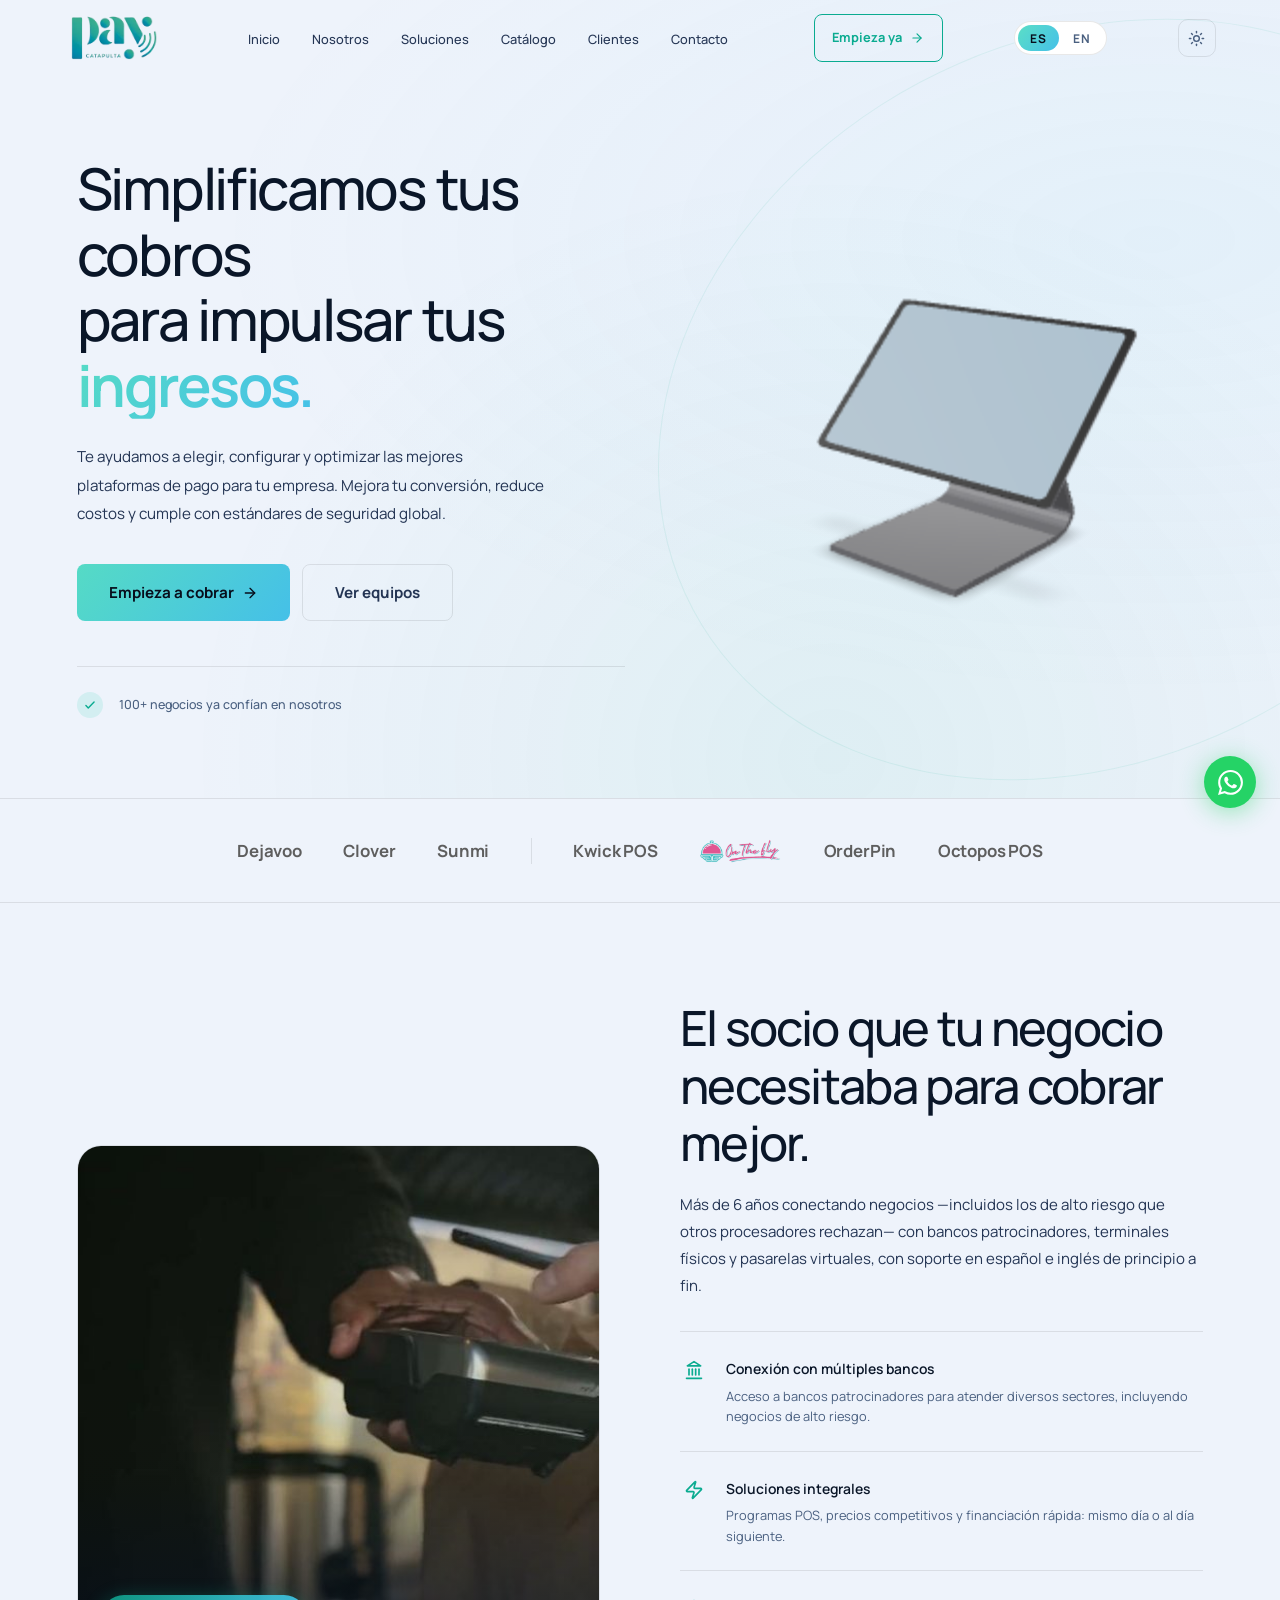
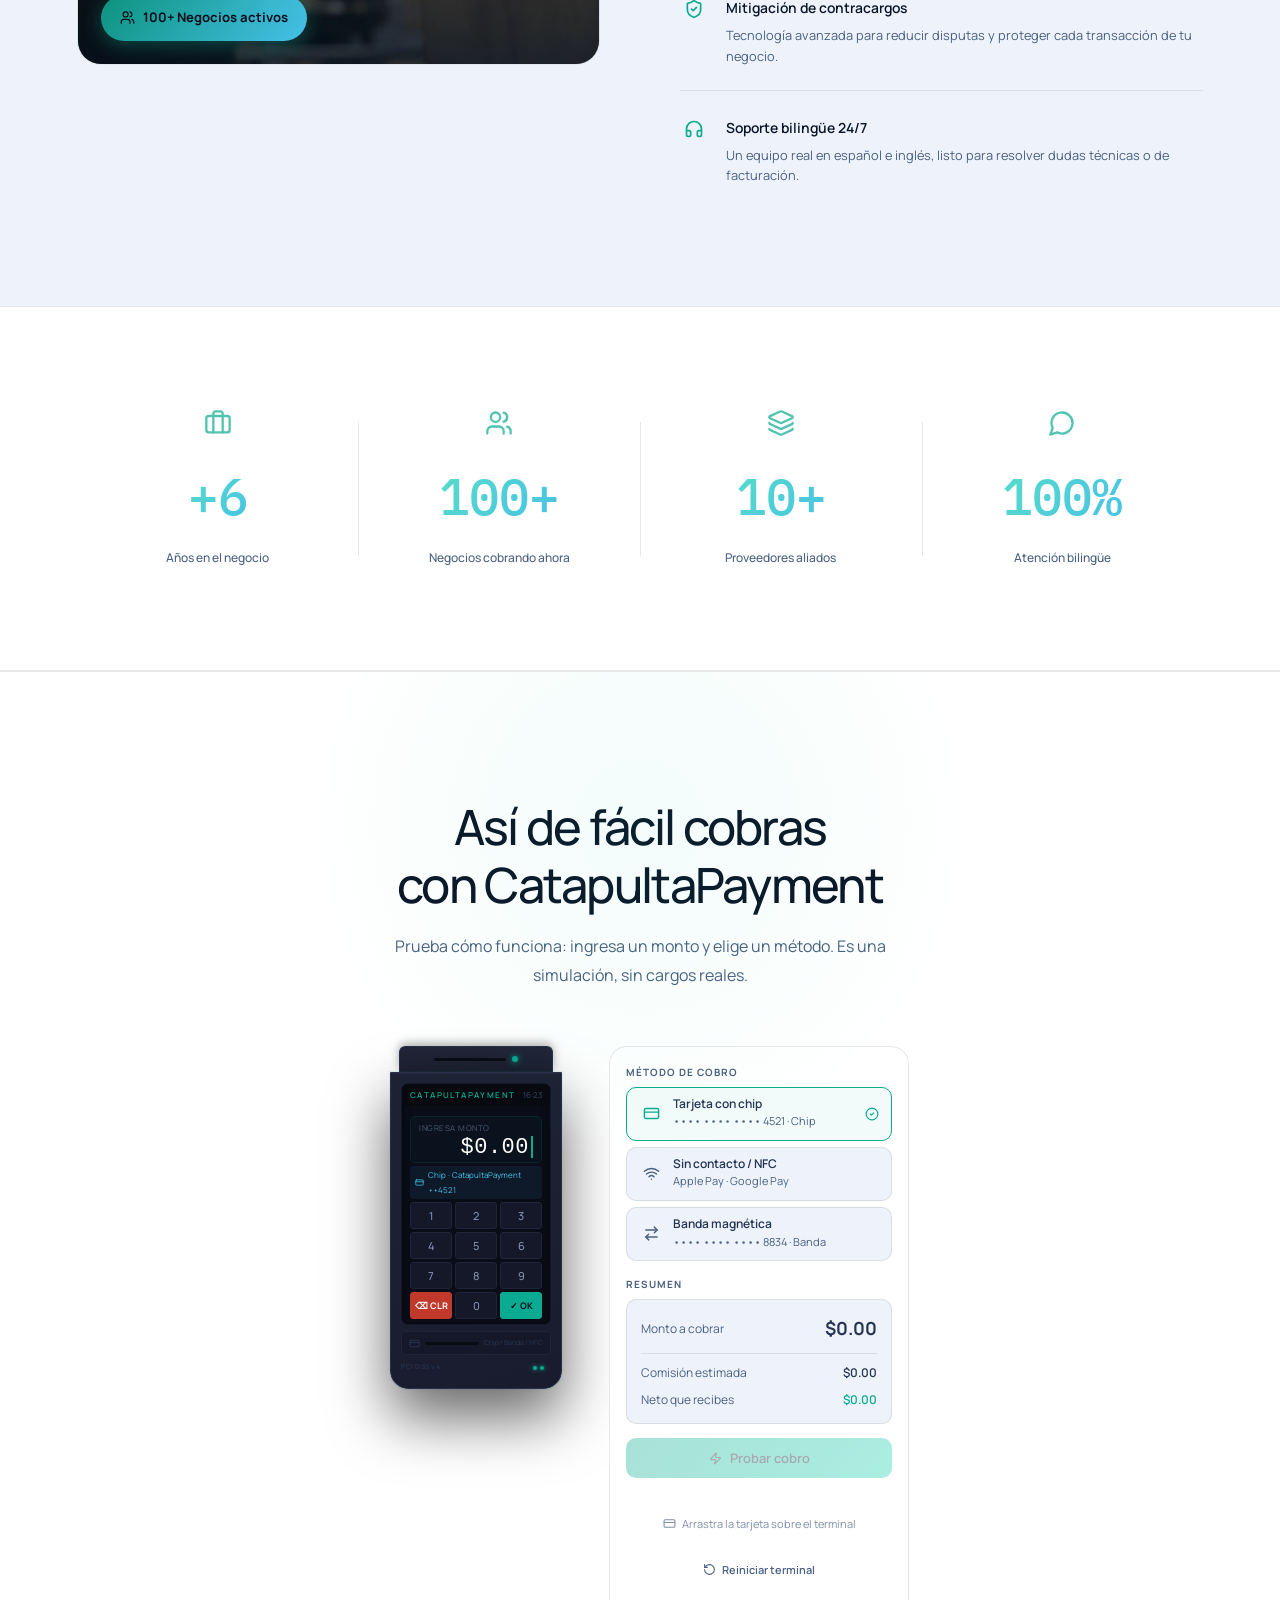
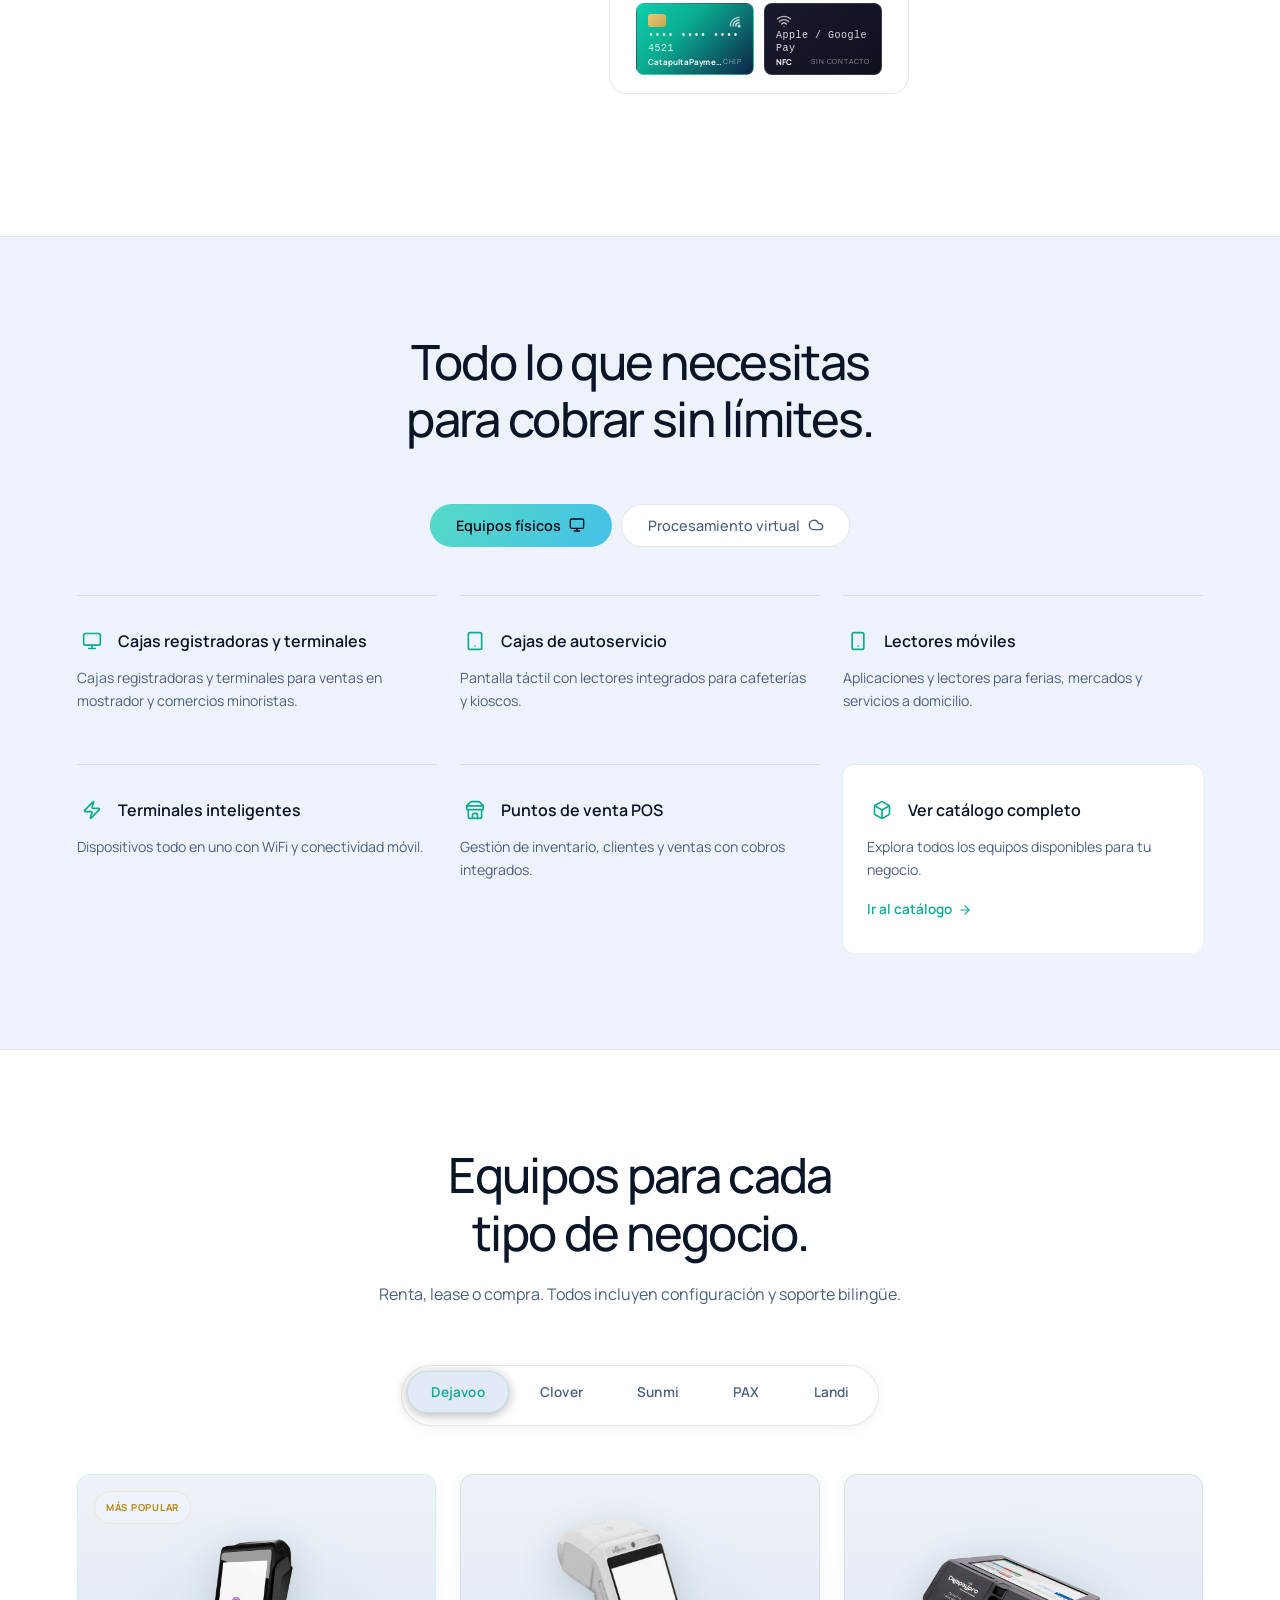
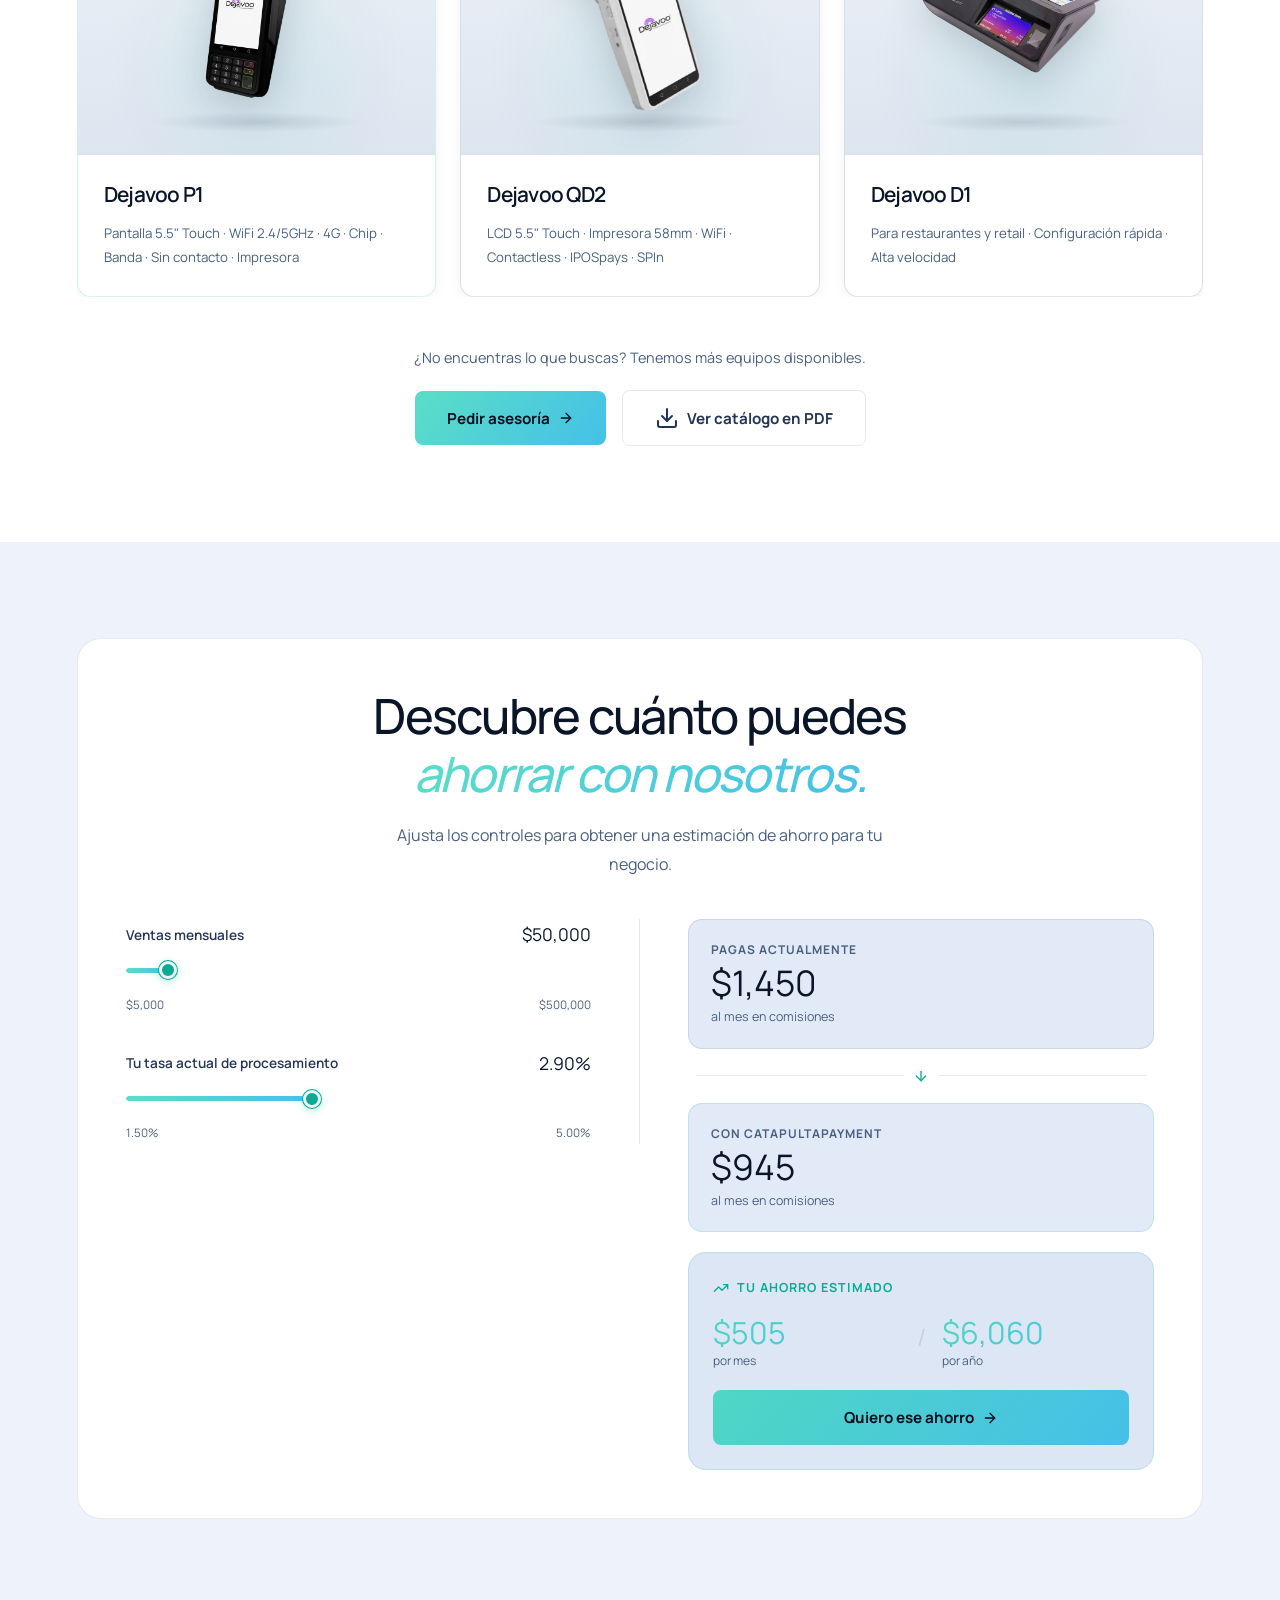
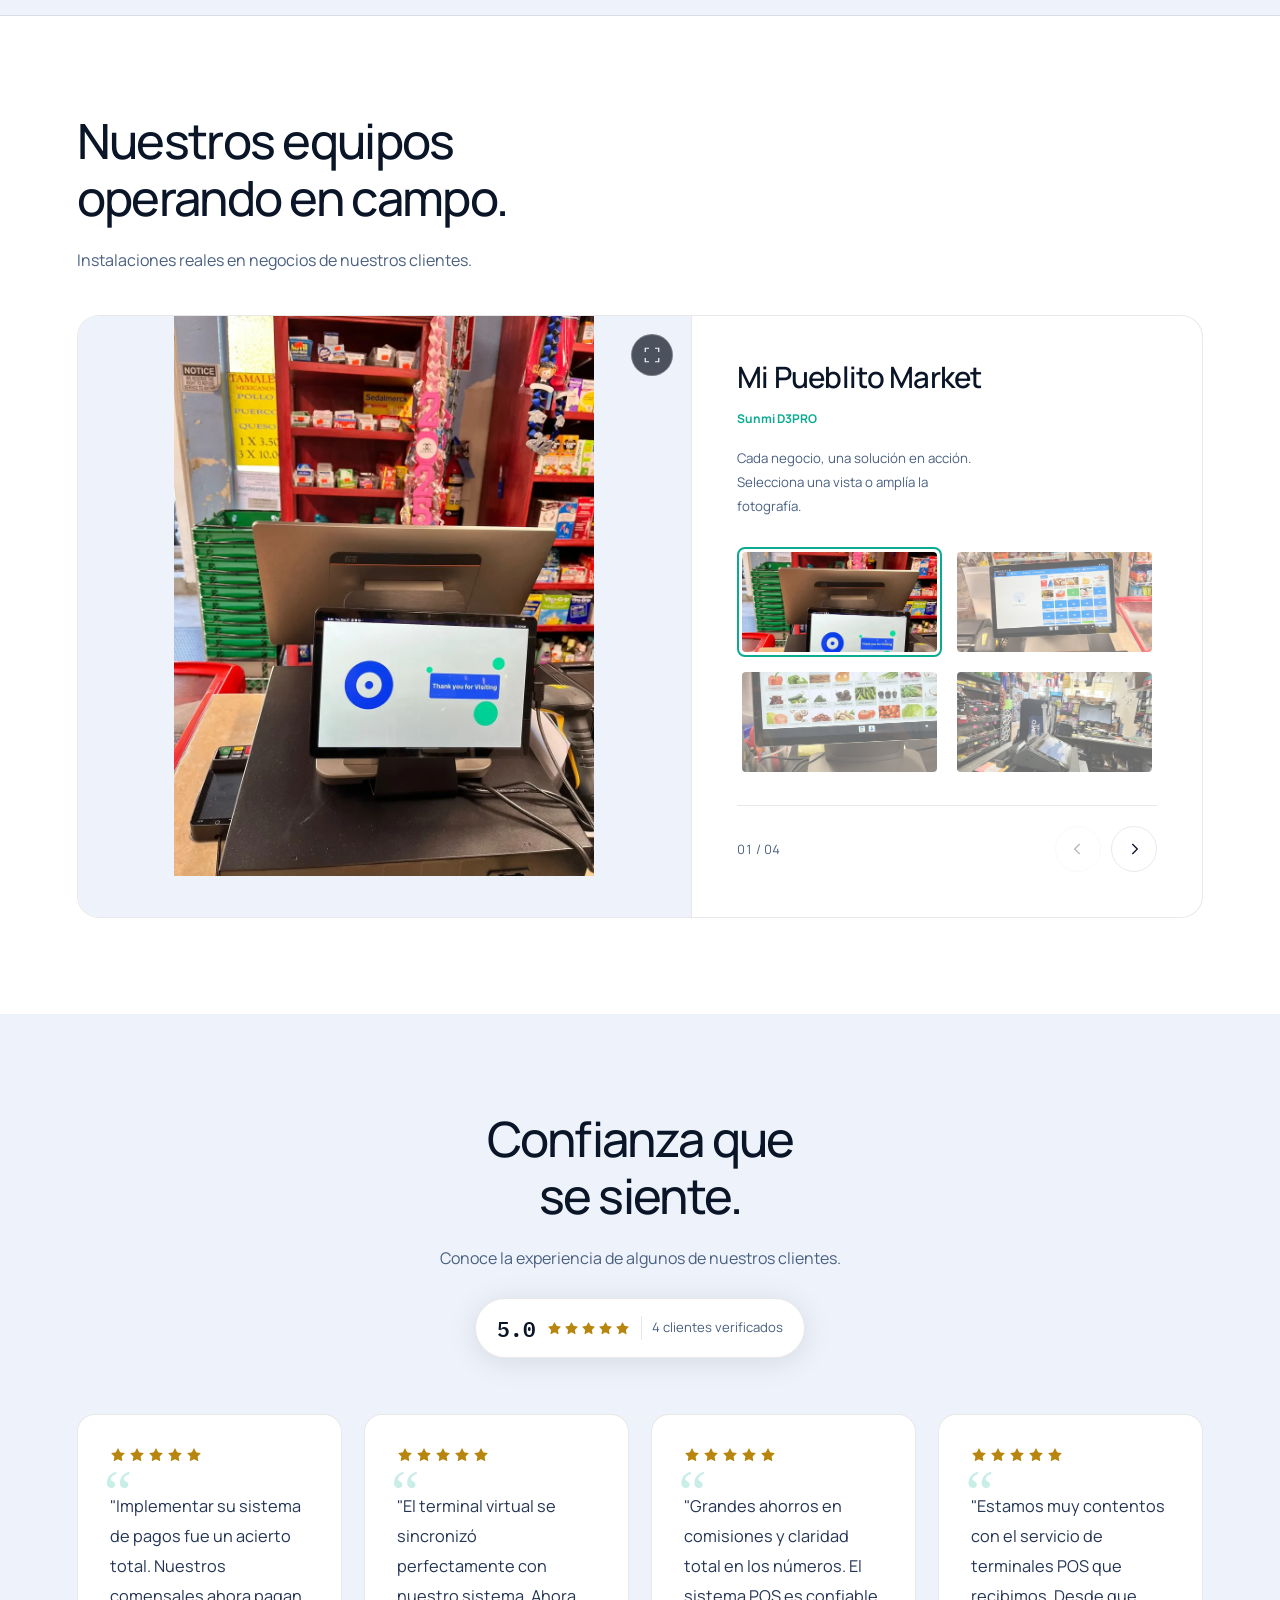
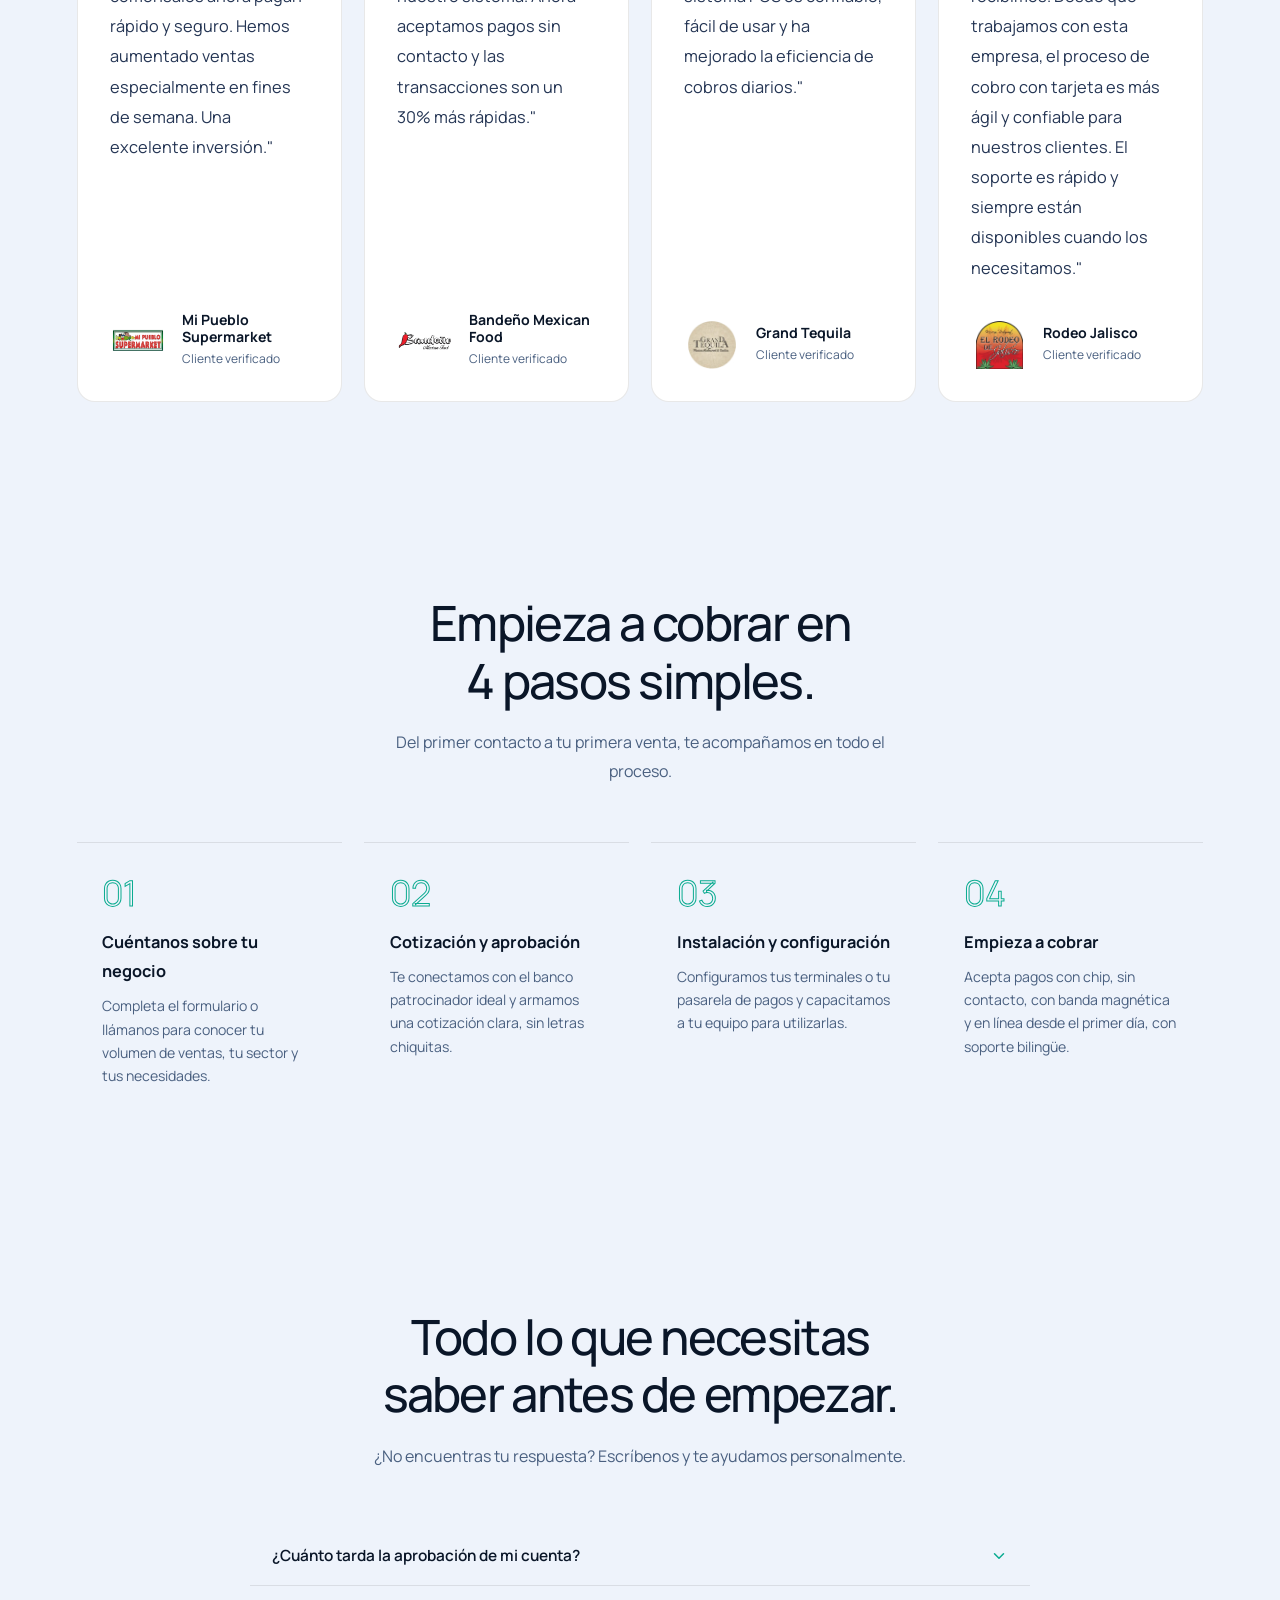
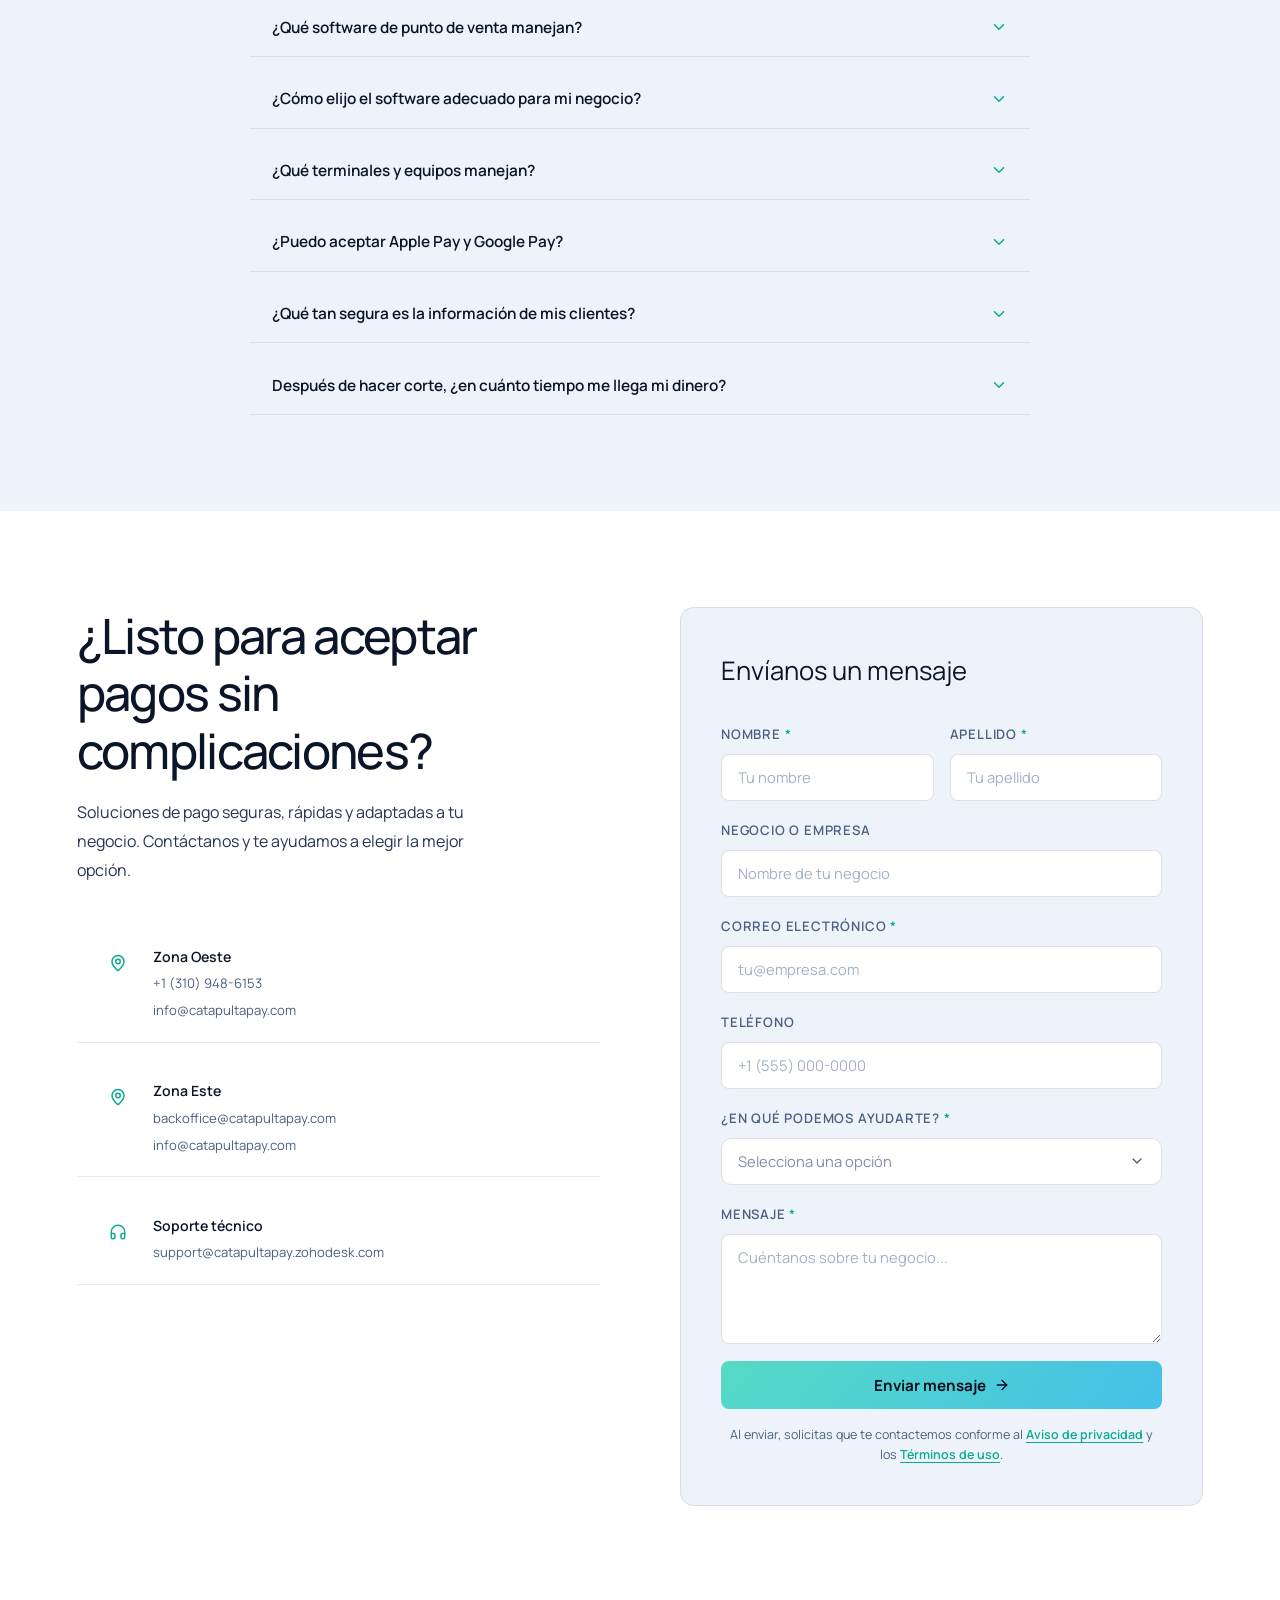
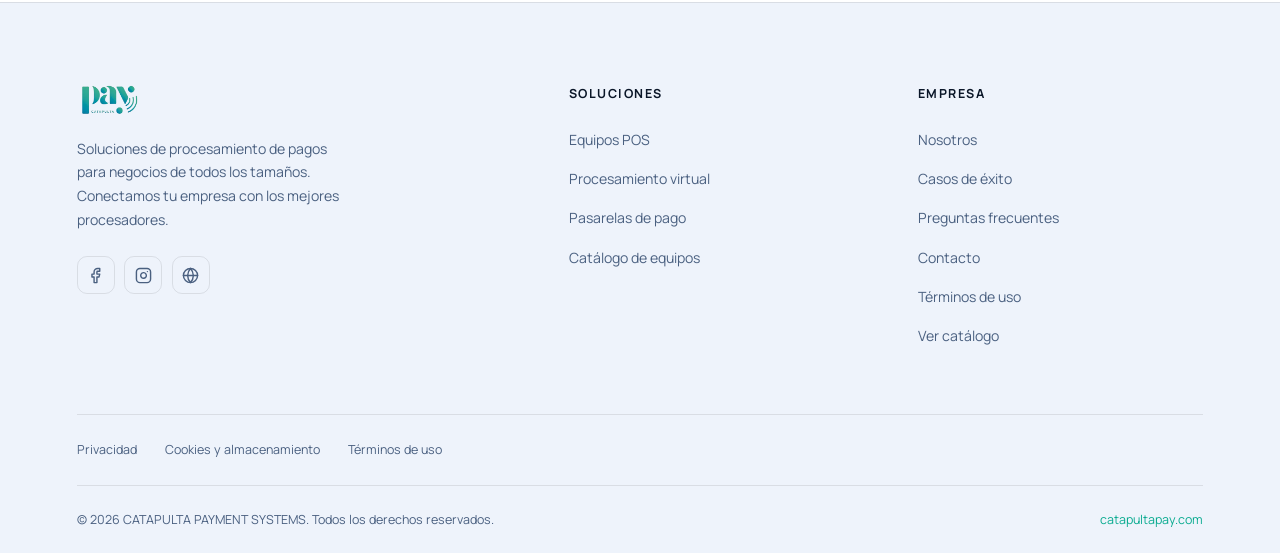
<file: index.html>
<!DOCTYPE html>
<html lang="es" translate="no" class="notranslate" data-theme="light">
    <head>
  <meta charset="UTF-8" />
  <meta name="google" content="notranslate" />
  <meta name="viewport" content="width=device-width, initial-scale=1.0" />
  <meta name="description" content="Terminales POS, pagos en línea y soporte en español e inglés para negocios en Estados Unidos. Conoce los equipos y solicita asesoría con CatapultaPayment." />
    <meta name="robots" content="index, follow, max-image-preview:large, max-snippet:-1, max-video-preview:-1" />
  <meta name="theme-color" content="#eef3fb" />
  <link rel="canonical" href="https://catapultapay.com/" />
  <link rel="alternate" hreflang="es" href="https://catapultapay.com/" />
  <link rel="alternate" hreflang="en" href="https://catapultapay.com/en/" />
  <link rel="alternate" hreflang="x-default" href="https://catapultapay.com/" />
  <link rel="sitemap" type="application/xml" href="/sitemap.xml" />
  <link rel="alternate" type="text/plain" href="/llms.txt" title="Resumen de CatapultaPayment para asistentes de IA" />

  <!-- Open Graph / Facebook -->
  <meta property="og:type" content="website" />
  <meta property="og:url" content="https://catapultapay.com/" />
  <meta property="og:site_name" content="CatapultaPayment" />
  <meta property="og:locale" content="es_MX" />
  <meta property="og:locale:alternate" content="en_US" />
  <meta property="og:title" content="Terminales POS y procesamiento de pagos en EE. UU. | CatapultaPayment" />
  <meta property="og:description" content="Terminales POS, pagos en línea y soporte en español e inglés para negocios en Estados Unidos. Conoce los equipos y solicita asesoría con CatapultaPayment." />
  <meta property="og:image" content="https://catapultapay.com/assets/images/og-cover.jpg" />
  <meta property="og:image:width" content="1200" />
  <meta property="og:image:height" content="630" />
  <meta property="og:image:alt" content="CatapultaPayment — soluciones de procesamiento de pagos para negocios" />

  <!-- Twitter Card -->
  <meta name="twitter:card" content="summary_large_image" />
  <meta name="twitter:image:alt" content="CatapultaPayment — soluciones de procesamiento de pagos para negocios" />
  <meta name="twitter:title" content="Terminales POS y procesamiento de pagos en EE. UU. | CatapultaPayment" />
  <meta name="twitter:description" content="Terminales POS, pagos en línea y soporte en español e inglés para negocios en Estados Unidos. Conoce los equipos y solicita asesoría con CatapultaPayment." />
  <meta name="twitter:image" content="https://catapultapay.com/assets/images/og-cover.jpg" />

<title>Terminales POS y procesamiento de pagos en EE. UU. | CatapultaPayment</title>
<link rel="icon" href="favicon.ico" sizes="32x32" />
<link rel="icon" type="image/png" sizes="32x32" href="assets/icons/favicon-32.png" />
<link rel="icon" type="image/png" sizes="16x16" href="assets/icons/favicon-16.png" />
<link rel="icon" type="image/svg+xml" href="favicon.svg?v=1.1" />
<link rel="apple-touch-icon" href="assets/icons/apple-touch-icon.png" />
<link rel="manifest" href="manifest.json" />
  <link rel="preload" href="assets/fonts/design/manrope.woff2" as="font" type="font/woff2" crossorigin />
  <!-- Lucide Icons CDN -->
<script src="/assets/js/icons.js?v=70" defer></script>
<link rel="stylesheet" href="assets/css/terminal-icons.css?v=70" />
  <!-- Styles -->
  <link rel="stylesheet" href="core.css?v=70" />
  <link rel="stylesheet" href="page-state.css?v=70" />
<link rel="preload" href="assets/icons/logo-site.webp" as="image" fetchpriority="high">

<!-- Structured data -->
<script type="application/ld+json">
{
  "@context": "https://schema.org",
  "@graph": [
    {
      "@type": "Organization",
      "name": "CatapultaPayment",
      "alternateName": "Catapulta Payment Systems",
      "url": "https://catapultapay.com/",
      "logo": "https://catapultapay.com/imagecata.png",
      "image": "https://catapultapay.com/assets/images/og-cover.jpg",
      "description": "Terminales POS, pagos en línea y soporte en español e inglés para negocios en Estados Unidos. Conoce los equipos y solicita asesoría con CatapultaPayment.",
      "telephone": "+1-310-948-6153",
      "email": "info@catapultapay.com",
      "sameAs": [
        "https://www.facebook.com/profile.php?id=61579278503414",
        "https://www.instagram.com/paycatapulta"
      ],
      "areaServed": "US",
      "contactPoint": {
        "@type": "ContactPoint",
        "telephone": "+1-310-948-6153",
        "email": "info@catapultapay.com",
        "contactType": "sales",
        "availableLanguage": [
          "Spanish",
          "English"
        ]
      },
      "@id": "https://catapultapay.com/#organization"
    },
    {
      "@type": "WebSite",
      "@id": "https://catapultapay.com/#website",
      "url": "https://catapultapay.com/",
      "name": "CatapultaPayment",
      "publisher": {
        "@id": "https://catapultapay.com/#organization"
      },
      "inLanguage": [
        "es",
        "en"
      ]
    },
    {
      "@type": "WebPage",
      "@id": "https://catapultapay.com/#webpage",
      "url": "https://catapultapay.com/",
      "name": "Terminales POS y procesamiento de pagos en EE. UU. | CatapultaPayment",
      "description": "Terminales POS, pagos en línea y soporte en español e inglés para negocios en Estados Unidos. Conoce los equipos y solicita asesoría con CatapultaPayment.",
      "inLanguage": "es-MX",
      "isPartOf": {
        "@id": "https://catapultapay.com/#website"
      },
      "about": {
        "@id": "https://catapultapay.com/#organization"
      },
      "mainEntity": {
        "@id": "https://catapultapay.com/#payment-services"
      },
      "hasPart": {
        "@id": "https://catapultapay.com/#faq"
      }
    },
    {
      "@type": "Service",
      "@id": "https://catapultapay.com/#payment-services",
      "name": "Procesamiento de pagos para negocios",
      "serviceType": "Procesamiento de pagos B2B, terminales POS y pagos virtuales",
      "provider": {
        "@id": "https://catapultapay.com/#organization"
      },
      "areaServed": {
        "@type": "Country",
        "name": "United States"
      },
      "url": "https://catapultapay.com/#solutions",
      "hasOfferCatalog": {
        "@type": "OfferCatalog",
        "name": "Soluciones de pago",
        "itemListElement": [
          {
            "@type": "Offer",
            "itemOffered": {
              "@type": "Service",
              "name": "Terminales y puntos de venta POS",
              "url": "https://catapultapay.com/#catalogo"
            }
          },
          {
            "@type": "Offer",
            "itemOffered": {
              "@type": "Service",
              "name": "Procesamiento virtual y pasarelas de pago",
              "url": "https://catapultapay.com/#solutions"
            }
          }
        ]
      }
    },
    {
      "@type": "FAQPage",
      "mainEntity": [
        {
          "@type": "Question",
          "name": "¿Cuánto tarda la aprobación de mi cuenta?",
          "acceptedAnswer": {
            "@type": "Answer",
            "text": "Depende del banco patrocinador y el tipo de negocio. Para la mayoría de los comercios el proceso toma entre 24 y 48 horas hábiles; los negocios de alto riesgo pueden requerir un poco más de tiempo por la revisión adicional."
          }
        },
        {
          "@type": "Question",
          "name": "¿Qué software de punto de venta manejan?",
          "acceptedAnswer": {
            "@type": "Answer",
            "text": "Trabajamos con varias plataformas de software según el tipo de negocio: Kwick POS, OnTheFly, OrderPin y Octopos POS. Cada una está pensada para distintos giros (restaurantes, retail, servicios), así que te ayudamos a elegir la que mejor se adapte a tu operación."
          }
        },
        {
          "@type": "Question",
          "name": "¿Cómo elijo el software adecuado para mi negocio?",
          "acceptedAnswer": {
            "@type": "Answer",
            "text": "Durante tu cotización revisamos cómo opera tu negocio — mesas, inventario, delivery, múltiples sucursales — y te recomendamos la plataforma (Kwick POS, OnTheFly, OrderPin u Octopos POS) que mejor se ajusta, sin que tengas que adivinar."
          }
        },
        {
          "@type": "Question",
          "name": "¿Qué terminales y equipos manejan?",
          "acceptedAnswer": {
            "@type": "Answer",
            "text": "Trabajamos con las marcas líderes del mercado: Dejavoo, Clover, Sunmi, PAX y Landi. Puedes comprar el equipo o acceder a renta/lease según lo que más te convenga — revisa nuestro catálogo completo."
          }
        },
        {
          "@type": "Question",
          "name": "¿Puedo aceptar Apple Pay y Google Pay?",
          "acceptedAnswer": {
            "@type": "Answer",
            "text": "Sí. Todas las terminales que manejamos con lector sin contacto/NFC aceptan Apple Pay, Google Pay y tarjetas contactless de cualquier banco."
          }
        },
        {
          "@type": "Question",
          "name": "¿Qué tan segura es la información de mis clientes?",
          "acceptedAnswer": {
            "@type": "Answer",
            "text": "Trabajamos con procesadoras y terminales certificados bajo el estándar PCI DSS, y los datos de la tarjeta viajan cifrados en cada transacción. Además usamos tecnología de mitigación de contracargos para proteger cada venta."
          }
        },
        {
          "@type": "Question",
          "name": "Después de hacer corte, ¿en cuánto tiempo me llega mi dinero?",
          "acceptedAnswer": {
            "@type": "Answer",
            "text": "Depende de la procesadora asignada a tu negocio. Lo normal es que el depósito llegue al siguiente día hábil después del corte, aunque en algunos casos puede tomar un día adicional."
          }
        }
      ],
      "@id": "https://catapultapay.com/#faq",
      "inLanguage": "es"
    }
  ]
}
</script>

</head>
<body>
  <audio id="brandAudio" src="/assets/audio/catapultapayment-signature.mp3" preload="none" aria-hidden="true"></audio>
  <div class="site-loader" id="siteLoader" hidden>
    <div class="loader-content">
      <div class="loader-status" role="status">
        <svg class="loader-glyph" viewBox="6 6 48 48" aria-hidden="true">
          <defs>
            <linearGradient id="loaderBrand" x1="11" y1="54" x2="54" y2="11" gradientUnits="userSpaceOnUse">
              <stop offset="0" stop-color="#0ECFAD"/>
              <stop offset="0.52" stop-color="#20C9C4"/>
              <stop offset="1" stop-color="#45C0E8"/>
            </linearGradient>
          </defs>
          <path class="lg-arc" d="M35.3 45.2A10 10 0 0 1 45.3 35.2" stroke-width="4.5"/>
          <path class="lg-arc" d="M27.1 45.2A18.2 18.2 0 0 1 45.3 27" stroke-width="4.1"/>
          <path class="lg-arc" d="M18.9 45.2A26.4 26.4 0 0 1 45.3 18.8" stroke-width="3.7"/>
          <path class="lg-arc" d="M10.7 45.2A34.6 34.6 0 0 1 45.3 10.6" stroke-width="3.3"/>
          <circle class="lg-dot" cx="45.3" cy="45.2" r="4.9"/>
        </svg>
        <span class="sr-only loader-status-text" translate="no">Preparando tu experiencia</span>
      </div>
      <p class="loader-brand" translate="no">
        <span class="loader-brand-main grad-text" translate="no">pay</span>
        <span class="loader-brand-sub" translate="no">CATAPULTA</span>
      </p>
      <p class="loader-tagline" translate="no">Pagos simples. Negocios que crecen.</p>
    </div>
  </div>
  <script src="loading.js?v=70"></script>

  <!-- ── NAVBAR ── -->
  <nav id="nav" aria-label="Navegación principal">
    <div class="nav-inner">
      <a href="#hero" class="nav-logo" translate="no">
        <img src="/assets/icons/logo-site.webp" alt="CatapultaPayment" width="98" height="52" fetchpriority="high" />
      </a>

      <ul class="nlinks" role="list">
        <li translate="no"><a href="#hero" class="nav-link" translate="no">Inicio</a></li>
        <li translate="no"><a href="#about" class="nav-link" translate="no">Nosotros</a></li>
        <li translate="no"><a href="#solutions" class="nav-link" translate="no">Soluciones</a></li>
        <li translate="no"><a href="#catalogo" class="nav-link" translate="no">Catálogo</a></li>
        <li translate="no"><a href="#testimonials" class="nav-link" translate="no">Clientes</a></li>
        <li translate="no"><a href="#contact" class="nav-link" translate="no">Contacto</a></li>
      </ul>

      <a href="#contact" class="ncta btn-outline" aria-label="Empieza ya, ir a contacto" translate="no">
        Empieza ya <i data-lucide="arrow-right" aria-hidden="true"></i>
      </a>

      <div class="lang-toggle" id="langToggle" role="group" aria-label="Cambiar idioma">
        <button class="lang-btn active" data-lang="es" aria-pressed="true" translate="no">ES</button>
        <button class="lang-btn" data-lang="en" aria-pressed="false" translate="no">EN</button>
      </div>

      <button class="theme-toggle" id="themeToggle" aria-label="Cambiar tema claro/oscuro" translate="no">
        <i data-lucide="sun" class="icon-sun" aria-hidden="true"></i>
        <i data-lucide="moon" class="icon-moon" aria-hidden="true"></i>
      </button>

      <button class="nav-hamburger" id="navHamburger" aria-label="Abrir menú de navegación" aria-expanded="false" aria-controls="mobileMenu" translate="no">
        <i data-lucide="menu" aria-hidden="true" id="iconMenu" class="icon-menu"></i>
        <i data-lucide="x" aria-hidden="true" id="iconClose" class="icon-close"></i>
      </button>
    </div>

    </nav>

  <!-- Mobile menu — fuera del nav para evitar el bug de backdrop-filter -->
  <div class="mobile-menu-backdrop" id="mobileMenuBackdrop" aria-hidden="true"></div>
  <div class="mobile-menu" id="mobileMenu" aria-hidden="true">
    <ul role="list">
      <li translate="no"><a href="#hero" class="mobile-link" translate="no"><span class="mobile-link-icon" translate="no"><i data-lucide="store" aria-hidden="true"></i></span><span class="mobile-link-label" translate="no">Inicio</span></a></li>
      <li translate="no"><a href="#about" class="mobile-link" translate="no"><span class="mobile-link-icon" translate="no"><i data-lucide="briefcase" aria-hidden="true"></i></span><span class="mobile-link-label" translate="no">Nosotros</span></a></li>
      <li translate="no"><a href="#solutions" class="mobile-link" translate="no"><span class="mobile-link-icon" translate="no"><i data-lucide="layers" aria-hidden="true"></i></span><span class="mobile-link-label" translate="no">Soluciones</span></a></li>
      <li translate="no"><a href="#catalogo" class="mobile-link" translate="no"><span class="mobile-link-icon" translate="no"><i data-lucide="box" aria-hidden="true"></i></span><span class="mobile-link-label" translate="no">Catálogo</span></a></li>
      <li translate="no"><a href="#testimonials" class="mobile-link" translate="no"><span class="mobile-link-icon" translate="no"><i data-lucide="users" aria-hidden="true"></i></span><span class="mobile-link-label" translate="no">Clientes</span></a></li>
      <li translate="no"><a href="#contact" class="mobile-link" translate="no"><span class="mobile-link-icon" translate="no"><i data-lucide="message-circle" aria-hidden="true"></i></span><span class="mobile-link-label" translate="no">Contacto</span></a></li>
      <li translate="no"><a href="#contact" class="btn-primary mobile-cta" translate="no">Empieza ya <i data-lucide="arrow-right" aria-hidden="true"></i></a></li>
      <li class="mobile-menu-divider" translate="no">
        <span class="mobile-menu-section-label" translate="no">Preferencias</span>
        <div class="mobile-prefs-row">
          <div class="lang-toggle mobile-lang-toggle" id="langToggleMobile" role="group" aria-label="Cambiar idioma">
            <button class="lang-btn active" data-lang="es" translate="no">ES</button>
            <button class="lang-btn" data-lang="en" translate="no">EN</button>
          </div>
          <button class="theme-toggle mobile-theme-btn" id="themeToggleMobile" aria-label="Cambiar tema claro/oscuro" translate="no">
            <i data-lucide="sun" class="icon-sun" aria-hidden="true"></i>
            <i data-lucide="moon" class="icon-moon" aria-hidden="true"></i>
            <span class="mobile-theme-label" translate="no">Modo oscuro</span>
          </button>
        </div>
      </li>
    </ul>
  </div>

  <main id="main">
  <!-- ── HERO ── -->
  <section id="hero">


    <div class="hero-grid">
      <!-- Copy -->
      <div class="hero-copy">
        <h1 class="reveal" translate="no">
          Simplificamos tus cobros<br />para impulsar tus<br /><em class="grad-text">ingresos.</em></h1>

        <p class="hero-desc reveal" translate="no">
          Te ayudamos a elegir, configurar y optimizar las mejores
          plataformas de pago para tu empresa. Mejora tu conversión,
          reduce costos y cumple con estándares de seguridad global.
        </p>

        <div class="hero-actions reveal">
          <a href="#contact" class="btn-primary" translate="no">
            Empieza a cobrar <i data-lucide="arrow-right" aria-hidden="true"></i>
          </a>
          <a href="#catalogo" class="btn-ghost" translate="no">
            Ver equipos
          </a>
        </div>

        <div class="trust-bar reveal">
          <span class="trust-check" aria-hidden="true" translate="no">
            <svg viewBox="0 0 24 24" fill="none" xmlns="http://www.w3.org/2000/svg">
              <path d="M5 13l4 4L19 7" stroke="currentColor" stroke-width="2.4" stroke-linecap="round" stroke-linejoin="round"/>
            </svg>
          </span>
          <p class="trust-text" translate="no">100+ negocios ya confían en nosotros</p>
        </div>
      </div>

      <!-- Terminal POS en 3D (modelo real, no una gráfica inventada) -->
      <div class="hero-card-wrap">
        <div class="hero-3d-card" id="hero3d">
          <model-viewer
            class="hero-model"
            src="/assets/models/pos-machine.glb"
            alt="Terminal POS de CatapultaPayment en 3D"
            auto-rotate
            auto-rotate-delay="0"
            rotation-per-second="14deg"
            environment-image="neutral"
            shadow-intensity="1"
            shadow-softness="1"
            camera-orbit="-22deg 73deg 105%"
            field-of-view="26deg"
            exposure="1.1"
            loading="eager"
            tabindex="-1"
          >
          </model-viewer>
        </div>
      </div>

    </div>
  </section>

  <!-- ── MARCAS CON LAS QUE TRABAJAMOS ──
       Texto como marcador: cuando tengas los logos reales, cambia cada
       span.brand-mark por una imagen con esa misma clase; el CSS ya
       funciona para ambos casos. -->
  <div class="brand-strip">
    <div class="container">
      <div class="brand-strip-row">
        <span class="brand-mark" translate="no">Dejavoo</span>
        <span class="brand-mark" translate="no">Clover</span>
        <span class="brand-mark" translate="no">Sunmi</span>
        <span class="brand-sep" aria-hidden="true" translate="no"></span>
        <span class="brand-mark" translate="no">Kwick POS</span>
        <img class="brand-mark" src="/assets/images/brands/onthefly.webp" alt="OnTheFly" loading="lazy" width="120" height="35" />
        <span class="brand-mark" translate="no">OrderPin</span>
        <span class="brand-mark" translate="no">Octopos POS</span>
      </div>
    </div>
  </div>

  <!-- ── NOSOTROS ── -->
  <section id="about">
    <div class="container">
      <div class="about-grid">
        <!-- Imagen -->
        <div class="about-image-wrap reveal-left">
  <div class="about-video-wrap">
    <video
  class="about-video"
  muted
  loop
  playsinline
  preload="none"
  poster="/about-poster.jpg"
  data-src="/video1.mp4"
  style="will-change: auto;"
  onerror="this.style.display='none'"
></video>
    <div class="about-video-overlay"></div>
    <div class="about-video-scanline" aria-hidden="true"></div>
  </div>
  <div class="about-badge">
            <i data-lucide="users" aria-hidden="true"></i>
            <span translate="no">100+ Negocios activos</span>
          </div>
        </div>

        <!-- Copy -->
        <div class="about-copy reveal-right">
          <h2 class="section-title" translate="no">
            El socio que tu negocio<br />
            necesitaba para cobrar mejor.
          </h2>
          <p class="about-desc" translate="no">
            Más de 6 años conectando negocios —incluidos los de alto riesgo
            que otros procesadores rechazan— con bancos patrocinadores,
            terminales físicos y pasarelas virtuales, con soporte en
            español e inglés de principio a fin.
          </p>

          <div class="feature-cards">
            <article class="feature-card reveal">
              <div class="feature-icon">
                <i data-lucide="landmark" aria-hidden="true"></i>
              </div>
              <div class="feature-text">
                <h3 translate="no">Conexión con múltiples bancos</h3>
                <p translate="no">Acceso a bancos patrocinadores para atender diversos sectores, incluyendo negocios de alto riesgo.</p>
              </div>
            </article>

            <article class="feature-card reveal">
              <div class="feature-icon">
                <i data-lucide="zap" aria-hidden="true"></i>
              </div>
              <div class="feature-text">
                <h3 translate="no">Soluciones integrales</h3>
                <p translate="no">Programas POS, precios competitivos y financiación rápida: mismo día o al día siguiente.</p>
              </div>
            </article>

            <article class="feature-card reveal">
              <div class="feature-icon">
                <i data-lucide="shield-check" aria-hidden="true"></i>
              </div>
              <div class="feature-text">
                <h3 translate="no">Mitigación de contracargos</h3>
                <p translate="no">Tecnología avanzada para reducir disputas y proteger cada transacción de tu negocio.</p>
              </div>
            </article>

            <article class="feature-card reveal">
              <div class="feature-icon">
                <i data-lucide="headphones" aria-hidden="true"></i>
              </div>
              <div class="feature-text">
                <h3 translate="no">Soporte bilingüe 24/7</h3>
                <p translate="no">Un equipo real en español e inglés, listo para resolver dudas técnicas o de facturación.</p>
              </div>
            </article>
          </div>
        </div>
      </div>
    </div>
  </section>

  <!-- ── STATS ── -->
  <div id="stats">
    <div class="container">
      <div class="stats-grid">
        <div class="stat-item">
          <i data-lucide="briefcase" aria-hidden="true" class="stat-icon"></i>
          <span class="stat-num counter grad-text" data-target="6" data-prefix="+" data-suffix="" translate="no">6</span>
          <span class="stat-label" translate="no">Años en el negocio</span>
        </div>
        <div class="stat-item">
          <i data-lucide="users" aria-hidden="true" class="stat-icon"></i>
          <span class="stat-num counter grad-text" data-target="100" data-prefix="" data-suffix="+" translate="no">100</span>
          <span class="stat-label" translate="no">Negocios cobrando ahora</span>
        </div>
        <div class="stat-item">
          <i data-lucide="layers" aria-hidden="true" class="stat-icon"></i>
          <span class="stat-num counter grad-text" data-target="10" data-prefix="" data-suffix="+" translate="no">10</span>
          <span class="stat-label" translate="no">Proveedores aliados</span>
        </div>
        <div class="stat-item">
          <i data-lucide="message-circle" aria-hidden="true" class="stat-icon"></i>
          <span class="stat-num counter grad-text" data-target="100" data-prefix="" data-suffix="%" translate="no">100</span>
          <span class="stat-label" translate="no">Atención bilingüe</span>
        </div>
      </div>
    </div>
  </div>

<!-- ── TERMINAL INTERACTIVA ── -->
<section id="terminal">
  <div class="container">


<h2 class="sr-only" id="termSrTitle" translate="no">Simulador de terminal POS CatapultaPayment — ingresa un monto con el teclado numérico, elige método de pago y procesa la transacción</h2>
<div class="pos-outer">
  <div class="section-header reveal">
    <h2 class="section-title" id="termTitle" translate="no">Así de fácil cobras con CatapultaPayment</h2>
    <p class="section-desc" id="termDesc" translate="no">Ingresa el monto con el teclado, elige cómo cobrar y procesa en segundos.</p>
  </div>

  <div class="pos-scene">
    <div class="pos-device">
      <div class="pos-printer-top">
        <div class="printer-slot"></div>
        <div class="printer-led" id="printerLed"></div>
      </div>
      <div class="pos-body">
        <div class="pos-screen-wrap">
          <div class="pos-topbar">
            <span class="topbar-brand" translate="no">CatapultaPayment</span>
            <span class="topbar-time" id="posClk" translate="no">--:--</span>
          </div>
          <div class="pos-screen-body" id="screenBody">
            <div class="screen-amount-display">
              <span class="screen-entry-label" translate="no">Ingresa monto</span>
              <span class="screen-entry-value" id="screenAmt" translate="no">$0.00<span class="screen-entry-cursor" translate="no"></span></span>
            </div>
            <div class="screen-method-row" id="screenMethod">
              <i class="ti ti-credit-card" style="font-size:9px;"></i>
              <span id="screenMethodTxt" translate="no">Chip · CatapultaPayment ••4521</span>
            </div>
            <div class="screen-numpad">
              <button type="button" class="skey" onclick="padPress('1')" translate="no">1</button>
              <button type="button" class="skey" onclick="padPress('2')" translate="no">2</button>
              <button type="button" class="skey" onclick="padPress('3')" translate="no">3</button>
              <button type="button" class="skey" onclick="padPress('4')" translate="no">4</button>
              <button type="button" class="skey" onclick="padPress('5')" translate="no">5</button>
              <button type="button" class="skey" onclick="padPress('6')" translate="no">6</button>
              <button type="button" class="skey" onclick="padPress('7')" translate="no">7</button>
              <button type="button" class="skey" onclick="padPress('8')" translate="no">8</button>
              <button type="button" class="skey" onclick="padPress('9')" translate="no">9</button>
              <button type="button" class="skey skey-del" onclick="padPress('DEL')" translate="no">⌫ CLR</button>
              <button type="button" class="skey" onclick="padPress('0')" translate="no">0</button>
              <button type="button" class="skey skey-ok" onclick="padPress('OK')" translate="no">✓ OK</button>
            </div>
          </div>
        </div>
        <div class="pos-reader-strip">
          <i class="ti ti-credit-card" style="font-size:11px; color:#2a3550;"></i>
          <div class="reader-track"><div class="reader-glow" id="readerGlow"></div></div>
          <span class="reader-tag" translate="no">Chip / Banda / NFC</span>
        </div>
        <div class="pos-status-row">
          <span class="pos-pci" translate="no">PCI DSS v4</span>
          <div class="pos-leds">
            <div class="pos-led on"></div>
            <div class="pos-led on"></div>
            <div class="pos-led"></div>
          </div>
        </div>
      </div>
    </div>

    <div class="pos-right">
      <div>
        <div class="panel-section-title">Método de cobro</div>
        <div class="method-list">
          <div class="mcard active" data-method="chip" data-icon="ti-credit-card" data-label="Chip · CatapultaPayment ••4521" onclick="pickMethod(this)">
            <div class="mcard-icon"><i class="ti ti-credit-card" aria-hidden="true"></i></div>
            <div class="mcard-info">
              <p class="mcard-name" translate="no">Tarjeta con chip</p>
              <p class="mcard-sub" translate="no">•••• •••• •••• 4521 · Chip</p>
            </div>
            <i class="ti ti-circle-check mcard-check" aria-hidden="true"></i>
          </div>
          <div class="mcard" data-method="nfc" data-icon="ti-wifi" data-label="NFC · Apple/Google Pay" onclick="pickMethod(this)">
            <div class="mcard-icon"><i class="ti ti-wifi" aria-hidden="true"></i></div>
            <div class="mcard-info">
              <p class="mcard-name" translate="no">Sin contacto / NFC</p>
              <p class="mcard-sub" translate="no">Apple Pay · Google Pay</p>
            </div>
            <i class="ti ti-circle-check mcard-check" aria-hidden="true"></i>
          </div>
          <div class="mcard" data-method="swipe" data-icon="ti-arrows-right-left" data-label="Banda · CatapultaPayment ••8834" onclick="pickMethod(this)">
            <div class="mcard-icon"><i class="ti ti-arrows-right-left" aria-hidden="true"></i></div>
            <div class="mcard-info">
              <p class="mcard-name" translate="no">Banda magnética</p>
              <p class="mcard-sub" translate="no">•••• •••• •••• 8834 · Banda</p>
            </div>
            <i class="ti ti-circle-check mcard-check" aria-hidden="true"></i>
          </div>
        </div>
      </div>

      <div>
        <div class="panel-section-title">Resumen</div>
        <div class="summary-box">
          <div class="summary-row">
            <span class="summary-key" translate="no">Monto a cobrar</span>
            <span class="summary-val big" id="sumAmt" translate="no">$0.00</span>
          </div>
          <div class="summary-divider"></div>
<div class="summary-row">
            <span class="summary-key" translate="no">Comisión estimada</span>
            <span class="summary-val" id="sumFee" translate="no">$0.00</span>
          </div>
          <div class="summary-row">
            <span class="summary-key" translate="no">Neto que recibes</span>
            <span class="summary-val teal" id="sumNet" translate="no">$0.00</span>
          </div>
        </div>
      </div>

      <button class="charge-btn" id="chargeBtn" disabled onclick="doCharge()" translate="no">
        <i class="ti ti-bolt" aria-hidden="true"></i>
        Procesar pago
      </button>

      <div class="ticket-area" id="ticketArea">
        <div class="ticket" id="ticketContent"></div>
      </div>

      <div class="drag-hint" id="dragHint">
        <i class="ti ti-credit-card" aria-hidden="true"></i>
        <span translate="no">Arrastra la tarjeta sobre el terminal</span>
      </div>
      <button onclick="resetTerminal()"
        style="width:100%;display:flex;align-items:center;justify-content:center;gap:6px;
        margin-top:2px;padding:7px 12px;
        background:transparent;
        border:1px solid rgba(255,255,255,0.09);
        border-radius:8px;
        font-size:11px;font-weight:600;
        color:var(--color-muted);
        cursor:pointer;font-family:var(--font-body);
        transition:color 0.15s,border-color 0.15s,background 0.15s;"
        onmouseover="this.style.color='#e24b4a';this.style.borderColor='rgba(226,75,74,0.4)';this.style.background='rgba(226,75,74,0.06)'"
        onmouseout="this.style.color='';this.style.borderColor='rgba(255,255,255,0.09)';this.style.background='transparent'" translate="no">
        <i class="ti ti-rotate" style="font-size:13px;"></i>
        Reiniciar terminal
      </button>

      <div class="draggable-cards" id="draggableCards">
        <div class="drag-card" id="dragChip" draggable="true"
          data-method="chip" data-icon="ti-credit-card" data-label="Chip · CatapultaPayment ••4521"
          title="Arrastrar al terminal">
          <div class="drag-card-row">
            <div class="drag-card-chip"></div>
            <svg class="drag-card-mark" viewBox="6 6 48 48" aria-hidden="true">
              <path d="M35.3 45.2A10 10 0 0 1 45.3 35.2" stroke-width="4.5"/>
              <path d="M27.1 45.2A18.2 18.2 0 0 1 45.3 27" stroke-width="4.1"/>
              <path d="M18.9 45.2A26.4 26.4 0 0 1 45.3 18.8" stroke-width="3.7"/>
              <circle cx="45.3" cy="45.2" r="4.9"/>
            </svg>
          </div>
          <div class="drag-card-num">•••• •••• •••• 4521</div>
          <div class="drag-card-row">
            <span class="drag-card-brand" translate="no">CatapultaPayment</span>
            <span class="drag-card-type" translate="no">Chip</span>
          </div>
        </div>
        <div class="drag-card drag-card--dark" id="dragNfc" draggable="true"
          data-method="nfc" data-icon="ti-wifi" data-label="NFC · Apple/Google Pay"
          title="Arrastrar al terminal">
          <i class="ti ti-wifi drag-card-nfc-icon" aria-hidden="true"></i>
          <div class="drag-card-num">Apple / Google Pay</div>
          <div class="drag-card-row">
            <span class="drag-card-brand" translate="no">NFC</span>
            <span class="drag-card-type" translate="no">Sin contacto</span>
          </div>
        </div>
      </div>
    </div>
  </div>
</div>

  </div>
</section>

  <!-- ── SOLUCIONES ── -->
  <section id="solutions">
    <div class="container">
      <div class="section-header reveal">
        <h2 class="section-title" translate="no">
          Todo lo que necesitas<br />
          para cobrar sin límites.
        </h2>
      </div>

      <!-- Tabs -->
      <div class="tab-pills" role="tablist">
        <button
          class="tab-pill active"
          id="tabPhysical"
          role="tab"
          aria-selected="true"
          aria-controls="panelPhysical"
          data-tab="physical"
         translate="no">
          <i data-lucide="monitor" aria-hidden="true"></i>
          Equipos físicos
        </button>
        <button
          class="tab-pill"
          id="tabVirtual"
          role="tab"
          aria-selected="false"
          aria-controls="panelVirtual"
          data-tab="virtual"
         translate="no">
          <i data-lucide="cloud" aria-hidden="true"></i>
          Procesamiento virtual
        </button>
      </div>

      <!-- Panel Físico -->
      <div class="solutions-panel" id="panelPhysical" role="tabpanel" aria-labelledby="tabPhysical">
        <div class="solutions-grid">
          <article class="sol-card tilt-card reveal">
            <div class="sol-head"><div class="sol-icon"><i data-lucide="monitor" aria-hidden="true"></i></div>
            <h3 translate="no">Cajas registradoras y terminales</h3></div>
            <p translate="no">Cajas registradoras y terminales para ventas en mostrador y comercios minoristas.</p>
          </article>
          <article class="sol-card tilt-card reveal">
            <div class="sol-head"><div class="sol-icon"><i data-lucide="tablet" aria-hidden="true"></i></div>
            <h3 translate="no">Cajas de autoservicio</h3></div>
            <p translate="no">Pantalla táctil con lectores integrados para cafeterías y kioscos.</p>
          </article>
          <article class="sol-card tilt-card reveal">
            <div class="sol-head"><div class="sol-icon"><i data-lucide="smartphone" aria-hidden="true"></i></div>
            <h3 translate="no">Lectores móviles</h3></div>
            <p translate="no">Aplicaciones y lectores para ferias, mercados y servicios a domicilio.</p>
          </article>
          <article class="sol-card tilt-card reveal">
            <div class="sol-head"><div class="sol-icon"><i data-lucide="zap" aria-hidden="true"></i></div>
            <h3 translate="no">Terminales inteligentes</h3></div>
            <p translate="no">Dispositivos todo en uno con WiFi y conectividad móvil.</p>
          </article>
          <article class="sol-card tilt-card reveal">
            <div class="sol-head"><div class="sol-icon"><i data-lucide="store" aria-hidden="true"></i></div>
            <h3 translate="no">Puntos de venta POS</h3></div>
            <p translate="no">Gestión de inventario, clientes y ventas con cobros integrados.</p>
          </article>
          <article class="sol-card sol-card--cta tilt-card reveal">
            <div class="sol-head"><div class="sol-icon"><i data-lucide="box" aria-hidden="true"></i></div>
            <h3 translate="no">Ver catálogo completo</h3></div>
            <p translate="no">Explora todos los equipos disponibles para tu negocio.</p>
            <a href="#catalogo" class="sol-link" translate="no">
              Ir al catálogo <i data-lucide="arrow-right" aria-hidden="true"></i>
            </a>
          </article>
        </div>
      </div>

      <!-- Panel Virtual -->
      <div class="solutions-panel hidden" id="panelVirtual" role="tabpanel" aria-labelledby="tabVirtual">
        <div class="solutions-grid">
          <article class="sol-card tilt-card reveal">
            <div class="sol-head"><div class="sol-icon"><i data-lucide="layout-dashboard" aria-hidden="true"></i></div>
            <h3 translate="no">Pasarelas de comercio electrónico</h3></div>
            <p translate="no">Conexión segura entre tu tienda en línea y el procesador de pagos.</p>
          </article>
          <article class="sol-card tilt-card reveal">
            <div class="sol-head"><div class="sol-icon"><i data-lucide="link" aria-hidden="true"></i></div>
            <h3 translate="no">Portales de pago</h3></div>
            <p translate="no">Pagos recurrentes, códigos QR y enlaces por correo electrónico o SMS.</p>
          </article>
          <article class="sol-card tilt-card reveal">
            <div class="sol-head"><div class="sol-icon"><i data-lucide="monitor" aria-hidden="true"></i></div>
            <h3 translate="no">Terminal virtual</h3></div>
            <p translate="no">Panel en la nube para ingresar pagos sin una terminal física.</p>
          </article>
          <article class="sol-card tilt-card reveal">
            <div class="sol-head"><div class="sol-icon"><i data-lucide="smartphone" aria-hidden="true"></i></div>
            <h3 translate="no">Aplicaciones POS móviles</h3></div>
            <p translate="no">Procesa pagos desde una tableta o un teléfono con funciones de punto de venta.</p>
          </article>
          <article class="sol-card tilt-card reveal">
            <div class="sol-head"><div class="sol-icon"><i data-lucide="lock" aria-hidden="true"></i></div>
            <h3 translate="no">Terminales certificados PCI DSS</h3></div>
            <p translate="no">Trabajamos con procesadoras y terminales certificados bajo PCI DSS; los datos de cada transacción viajan cifrados.</p>
          </article>
          <article class="sol-card tilt-card reveal">
            <div class="sol-head"><div class="sol-icon"><i data-lucide="bar-chart-2" aria-hidden="true"></i></div>
            <h3 translate="no">Reportes en tiempo real</h3></div>
            <p translate="no">Panel de ventas, contracargos y rendimiento desde cualquier dispositivo.</p>
          </article>
        </div>
      </div>
    </div>
  </section>
<!-- ── CATÁLOGO ── -->
  <section id="catalogo">
    <div class="container">
      <div class="section-header reveal">
        <h2 class="section-title" translate="no">
          Equipos para cada<br />
          tipo de negocio.
        </h2>
        <p class="section-desc" translate="no">Renta, lease o compra. Todos incluyen configuración y soporte bilingüe.</p>
      </div>

      <div class="catalog-tabs" role="tablist">
        <button class="catalog-tab active" data-brand="dejavoo" role="tab" translate="no">Dejavoo</button>
        <button class="catalog-tab" data-brand="clover" role="tab" translate="no">Clover</button>
        <button class="catalog-tab" data-brand="sunmi" role="tab" translate="no">Sunmi</button>
        <button class="catalog-tab" data-brand="pax" role="tab" translate="no">PAX</button>
        <button class="catalog-tab" data-brand="landi" role="tab" translate="no">Landi</button>
      </div>

      <!-- ── DEJAVOO ── -->
      <div class="catalog-panel active" id="brand-dejavoo">
        <div class="catalog-grid">

          <article class="catalog-card catalog-card--highlight reveal">
            <div class="catalog-img-wrap">
              <picture>
                <source srcset="/assets/images/catalog/dejavoo-p1.webp" type="image/webp" />
                <img src="/assets/images/catalog/dejavoo-p1.webp" alt="Dejavoo P1" width="700" height="700" loading="lazy" />
              </picture>
            </div>
            <div class="catalog-card-body">
              <div class="catalog-badge badge-gold">Más popular</div>
              <h3 translate="no">Dejavoo P1</h3>
              <p class="catalog-specs" translate="no" data-spec-key="cat.spec.dj.p1">Pantalla 5.5" Touch · WiFi 2.4/5GHz · 4G · Chip · Banda · Sin contacto · Impresora</p>
            </div>
          </article>

          <article class="catalog-card reveal">
            <div class="catalog-img-wrap">
              <picture>
                <source srcset="/assets/images/catalog/dejavoo-qd2.webp" type="image/webp" />
                <img src="/assets/images/catalog/dejavoo-qd2.webp" alt="Dejavoo QD2" width="300" height="300" loading="lazy" />
              </picture>
            </div>
            <div class="catalog-card-body">
              <h3 translate="no">Dejavoo QD2</h3>
              <p class="catalog-specs" translate="no" data-spec-key="cat.spec.dj.qd2">LCD 5.5" Touch · Impresora 58mm · WiFi · Contactless · IPOSpays · SPIn</p>
            </div>
          </article>

          <article class="catalog-card reveal">
            <div class="catalog-img-wrap">
              <picture>
                <source srcset="/assets/images/catalog/dejavoo-d1.webp" type="image/webp" />
                <img src="/assets/images/catalog/dejavoo-d1.webp" alt="Dejavoo D1" width="700" height="700" loading="lazy" />
              </picture>
            </div>
            <div class="catalog-card-body">
              <h3 translate="no">Dejavoo D1</h3>
              <p class="catalog-specs" translate="no" data-spec-key="cat.spec.dj.d1">Para restaurantes y retail · Configuración rápida · Alta velocidad</p>
            </div>
          </article>

        </div>
      </div>

      <!-- ── CLOVER ── -->
      <div class="catalog-panel" id="brand-clover">
        <div class="catalog-grid">

          <article class="catalog-card reveal">
            <div class="catalog-img-wrap">
              <picture>
                <source srcset="/assets/images/catalog/clover-flex.webp" type="image/webp" />
                <img src="/assets/images/catalog/clover-flex.webp" alt="Clover Flex" width="700" height="700" loading="lazy" />
              </picture>
            </div>
            <div class="catalog-card-body">
              <h3 translate="no">Clover Flex</h3>
              <p class="catalog-specs" translate="no" data-spec-key="cat.spec.cl.flex">WiFi · 4G · Ethernet · Lector + Contactless · Impresora · App Market</p>
            </div>
          </article>

          <article class="catalog-card reveal">
            <div class="catalog-img-wrap">
              <picture>
                <source srcset="/assets/images/catalog/clover-mini.webp" type="image/webp" />
                <img src="/assets/images/catalog/clover-mini.webp" alt="Clover Mini" width="700" height="700" loading="lazy" />
              </picture>
            </div>
            <div class="catalog-card-body">
              <h3 translate="no">Clover Mini</h3>
              <p class="catalog-specs" translate="no" data-spec-key="cat.spec.cl.mini">WiFi · Ethernet · Impresora · Contactless · App Market · Clover Market</p>
            </div>
          </article>

          <article class="catalog-card catalog-card--highlight reveal">
            <div class="catalog-img-wrap">
              <picture>
                <source srcset="/assets/images/catalog/clover-station-duo.webp" type="image/webp" />
                <img src="/assets/images/catalog/clover-station-duo.webp" alt="Clover Station Duo" width="700" height="700" loading="lazy" />
              </picture>
            </div>
            <div class="catalog-card-body">
              <div class="catalog-badge badge-teal">Para grandes negocios</div>
              <h3 translate="no">Clover Station Duo</h3>
              <p class="catalog-specs" translate="no" data-spec-key="cat.spec.cl.duo">WiFi · 4G · Ethernet · Doble pantalla 10" · Touch · App Market · Impresora</p>
            </div>
          </article>

        </div>
      </div>

      <!-- ── SUNMI ── -->
      <div class="catalog-panel" id="brand-sunmi">
        <div class="catalog-grid">

          <article class="catalog-card reveal">
            <div class="catalog-img-wrap">
              <picture>
                <source srcset="/assets/images/catalog/sunmi-p2-pro.webp" type="image/webp" />
                <img src="/assets/images/catalog/sunmi-p2-pro.webp" alt="Sunmi P2 Pro" width="700" height="700" loading="lazy" />
              </picture>
            </div>
            <div class="catalog-card-body">
              <h3 translate="no">Sunmi P2 Pro</h3>
              <p class="catalog-specs" translate="no" data-spec-key="cat.spec.su.p2pro">Pantalla HD+ 5.99" · Quad-core · Escáner 1D/2D · 4G · WiFi · GPS · Impresora 58mm</p>
              <ul class="catalog-features">
                <li translate="no">Batería 2580mAh de larga duración</li>
                <li translate="no">USB tipo C · GPS y A-GPS</li>
                <li translate="no">Funcionamiento de -10 °C a 50 °C · 430 g</li>
              </ul>
            </div>
          </article>

          <article class="catalog-card catalog-card--highlight reveal">
            <div class="catalog-img-wrap">
              <picture>
                <source srcset="/assets/images/catalog/sunmi-t2s.webp" type="image/webp" />
                <img src="/assets/images/catalog/sunmi-t2s.webp" alt="Sunmi T2S" width="700" height="700" loading="lazy" />
              </picture>
            </div>
            <div class="catalog-card-body">
              <div class="catalog-badge badge-teal">Más avanzado</div>
              <h3 translate="no">Sunmi T2S</h3>
              <p class="catalog-specs" translate="no" data-spec-key="cat.spec.su.t2s">15" + 10" · Android · Cámara · WiFi · Bluetooth · Handheld · SUNMI OS 3.0</p>
            </div>
          </article>

          <article class="catalog-card reveal">
            <div class="catalog-img-wrap">
              <picture>
                <source srcset="/assets/images/catalog/sunmi-p2-mini.webp" type="image/webp" />
                <img src="/assets/images/catalog/sunmi-p2-mini.webp" alt="Sunmi P2 Mini" width="700" height="700" loading="lazy" />
              </picture>
            </div>
            <div class="catalog-card-body">
              <h3 translate="no">Sunmi P2 Mini</h3>
              <p class="catalog-specs" translate="no" data-spec-key="cat.spec.su.p2mini">Pantalla HD 5" · 4G LTE · WiFi Dual · BT 5.0 · NFC · QR · PCI/EMV · Android 9.0</p>
              <ul class="catalog-features">
                <li translate="no">Chip, banda, NFC y QR</li>
                <li translate="no">Resistente a caídas de 1.2 m</li>
                <li translate="no">200 g · 15 mm de grosor</li>
              </ul>
            </div>
          </article>

          <article class="catalog-card reveal">
            <div class="catalog-img-wrap">
              <picture>
                <source srcset="/assets/images/catalog/sunmi-d3-pro.webp" type="image/webp" />
                <img src="/assets/images/catalog/sunmi-d3-pro.webp" alt="Sunmi D3 PRO" width="700" height="700" loading="lazy" />
              </picture>
            </div>
            <div class="catalog-card-body">
              <h3 translate="no">Sunmi D3 PRO</h3>
              <p class="catalog-specs" translate="no" data-spec-key="cat.spec.su.d3pro">15.6" FHD · Qualcomm · SUNMI OS 4.0 · 4GB RAM · 64GB ROM · Aluminio</p>
              <ul class="catalog-features">
                <li translate="no">60% mejor rendimiento</li>
                <li translate="no">Módulos opcionales: pantalla cliente, NFC</li>
                <li translate="no">Plug &amp; Play · Personalizable con tu marca</li>
              </ul>
            </div>
          </article>

        </div>
      </div>

      <!-- ── PAX ── -->
      <div class="catalog-panel" id="brand-pax">
        <div class="catalog-grid">

          <article class="catalog-card reveal">
            <div class="catalog-img-wrap">
              <picture>
                <source srcset="/assets/images/catalog/pax-a920-pro.webp" type="image/webp" />
                <img src="/assets/images/catalog/pax-a920-pro.webp" alt="PAX A920 Pro" width="700" height="700" loading="lazy" />
              </picture>
            </div>
            <div class="catalog-card-body">
              <h3 translate="no">PAX A920 Pro</h3>
              <p class="catalog-specs" translate="no" data-spec-key="cat.spec.px.a920">Android 8.1 · Pantalla IPS 5.5" · 4G · WiFi · Bluetooth · Cámara 5MP · Impresora</p>
            </div>
          </article>

          <article class="catalog-card catalog-card--highlight reveal">
            <div class="catalog-img-wrap">
              <picture>
                <source srcset="/assets/images/catalog/pax-a920pro-duo.webp" type="image/webp" />
                <img src="/assets/images/catalog/pax-a920pro-duo.webp" alt="PAX A920Pro Duo" width="700" height="700" loading="lazy" />
              </picture>
            </div>
            <div class="catalog-card-body">
              <div class="catalog-badge badge-teal">Doble pantalla</div>
              <h3 translate="no">PAX A920Pro Duo</h3>
              <p class="catalog-specs" translate="no" data-spec-key="cat.spec.px.a920duo">Handheld de doble pantalla · Impresora integrada · 4G · WiFi</p>
              <ul class="catalog-features">
                <li translate="no">Pantalla principal + pantalla secundaria para el cliente</li>
                <li translate="no">Ideal para cobro frente al cliente con confirmación visible</li>
              </ul>
            </div>
          </article>

          <article class="catalog-card reveal">
            <div class="catalog-img-wrap">
              <picture>
                <source srcset="/assets/images/catalog/pax-a77.webp" type="image/webp" />
                <img src="/assets/images/catalog/pax-a77.webp" alt="PAX A77" width="700" height="700" loading="lazy" />
              </picture>
            </div>
            <div class="catalog-card-body">
              <h3 translate="no">PAX A77</h3>
              <p class="catalog-specs" translate="no" data-spec-key="cat.spec.px.a77">Handheld compacto · Sin impresora · 4G · WiFi</p>
              <ul class="catalog-features">
                <li translate="no">Ligero y fácil de transportar</li>
                <li translate="no">Ideal para cobros móviles sin necesidad de imprimir recibos</li>
              </ul>
            </div>
          </article>

          <article class="catalog-card reveal">
            <div class="catalog-img-wrap">
              <picture>
                <source srcset="/assets/images/catalog/pax-a80.webp" type="image/webp" />
                <img src="/assets/images/catalog/pax-a80.webp" alt="PAX A80" width="700" height="700" loading="lazy" />
              </picture>
            </div>
            <div class="catalog-card-body">
              <h3 translate="no">PAX A80</h3>
              <p class="catalog-specs" translate="no" data-spec-key="cat.spec.px.a80">Terminal de mostrador con cable · Pantalla táctil · Teclado numérico</p>
              <ul class="catalog-features">
                <li translate="no">Ideal para punto fijo de cobro (mostrador, caja)</li>
                <li translate="no">Conexión por cable, siempre en línea</li>
              </ul>
            </div>
          </article>

          <article class="catalog-card reveal">
            <div class="catalog-img-wrap">
              <picture>
                <source srcset="/assets/images/catalog/pax-a35.webp" type="image/webp" />
                <img src="/assets/images/catalog/pax-a35.webp" alt="PAX A35" width="700" height="700" loading="lazy" />
              </picture>
            </div>
            <div class="catalog-card-body">
              <h3 translate="no">PAX A35</h3>
              <p class="catalog-specs" translate="no" data-spec-key="cat.spec.px.a35">PIN pad con pantalla táctil a color · Se empareja con una estación Elyse POS</p>
              <ul class="catalog-features">
                <li translate="no">Dispositivo de pago para el cliente, frente a la estación principal</li>
                <li translate="no">Impresora de recibos por separado</li>
              </ul>
            </div>
          </article>

          <article class="catalog-card reveal">
            <div class="catalog-img-wrap">
              <picture>
                <source srcset="/assets/images/catalog/pax-elyse.webp" type="image/webp" />
                <img src="/assets/images/catalog/pax-elyse.webp" alt="PAX Elyse" width="700" height="700" loading="lazy" />
              </picture>
            </div>
            <div class="catalog-card-body">
              <h3 translate="no">PAX Elyse</h3>
              <p class="catalog-specs" translate="no" data-spec-key="cat.spec.px.elyse">Android 11 · FHD 14" Touch · Qualcomm Octa-Core 2.0GHz · 4GB RAM · 64GB ROM</p>
              <ul class="catalog-features">
                <li translate="no">Cámara de 5 MP con enfoque automático · BT 5.0</li>
                <li translate="no">Lector de huellas en el botón de encendido</li>
                <li translate="no">USB tipo C · POGO PIN</li>
              </ul>
            </div>
          </article>

          <article class="catalog-card reveal">
            <div class="catalog-img-wrap">
              <picture>
                <source srcset="/assets/images/catalog/pax-elyse-sistema.webp" type="image/webp" />
                <img src="/assets/images/catalog/pax-elyse-sistema.webp" alt="PAX Elyse POS Sistema" width="700" height="700" loading="lazy" />
              </picture>
            </div>
            <div class="catalog-card-body">
              <h3 translate="no">PAX Elyse Sistema</h3>
              <p class="catalog-specs" translate="no" data-spec-key="cat.spec.px.sistema">Modular · PCI DSS · Red Dot Award · Workstation + Tablet + Scanner + Impresora</p>
              <ul class="catalog-features">
                <li translate="no">Cifrado, tokenización y PCI DSS</li>
                <li translate="no">Impresora 260mm/s ultrarrápida</li>
                <li translate="no">Escáner con función de walkie-talkie</li>
              </ul>
            </div>
          </article>

          <article class="catalog-card reveal">
            <div class="catalog-img-wrap">
              <picture>
                <source srcset="/assets/images/catalog/pax-e700.webp" type="image/webp" />
                <img src="/assets/images/catalog/pax-e700.webp" alt="PAX E700" width="700" height="700" loading="lazy" />
              </picture>
            </div>
            <div class="catalog-card-body">
              <h3 translate="no">PAX E700</h3>
              <p class="catalog-specs" translate="no" data-spec-key="cat.spec.px.e700">Pantalla HD 12.5" · 4G · WiFi · Bluetooth · Impresora 3" · PCI 5.x SRED · NFC</p>
              <ul class="catalog-features">
                <li translate="no">NFC sin contacto</li>
                <li translate="no">PCI 5.x SRED certificado</li>
                <li translate="no">Impresora de alta velocidad</li>
              </ul>
            </div>
          </article>

          <article class="catalog-card catalog-card--highlight reveal">
            <div class="catalog-img-wrap">
              <picture>
                <source srcset="/assets/images/catalog/pax-kiosk.webp" type="image/webp" />
                <img src="/assets/images/catalog/pax-kiosk.webp" alt="PAX Kiosk" width="700" height="700" loading="lazy" />
              </picture>
            </div>
            <div class="catalog-card-body">
              <div class="catalog-badge badge-teal">Autoservicio</div>
              <h3 translate="no">PAX Kiosk</h3>
              <p class="catalog-specs" translate="no" data-spec-key="cat.spec.px.kiosk">Pantalla 24" · Escáner · Ethernet · Impresora · Lector de tarjetas · Self-checkout</p>
            </div>
          </article>

        </div>
      </div>

      <!-- ── LANDI ── -->
      <div class="catalog-panel" id="brand-landi">
        <div class="catalog-grid">

          <article class="catalog-card reveal">
            <div class="catalog-img-wrap">
              <picture>
                <source srcset="/assets/images/catalog/landi-m20.webp" type="image/webp" />
                <img src="/assets/images/catalog/landi-m20.webp" alt="Landi M20" width="480" height="480" loading="lazy" />
              </picture>
            </div>
            <div class="catalog-card-body">
              <h3 translate="no">Landi M20</h3>
              <p class="catalog-specs" translate="no" data-spec-key="cat.spec.la.m20">Android 13 · Quad-core 2.0GHz · Pantalla 6.5" · Diseñado para una mano</p>
              <ul class="catalog-features">
                <li translate="no">Certificado CE/CB/FCC/IC/RoHS</li>
                <li translate="no">Compatible con tarjetas SD 3.0</li>
                <li translate="no">Experiencia visual inmersiva</li>
              </ul>
            </div>
          </article>

          <article class="catalog-card catalog-card--highlight reveal">
            <div class="catalog-img-wrap">
              <picture>
                <source srcset="/assets/images/catalog/landi-c20-pro.webp" type="image/webp" />
                <img src="/assets/images/catalog/landi-c20-pro.webp" alt="Landi C20 Pro" width="700" height="700" loading="lazy" />
              </picture>
            </div>
            <div class="catalog-card-body">
              <div class="catalog-badge badge-teal">Doble pantalla</div>
              <h3 translate="no">Landi C20 Pro</h3>
              <p class="catalog-specs" translate="no" data-spec-key="cat.spec.la.c20pro">Android 13 · Qualcomm Octa-Core · Doble pantalla · Compatible con SoftPOS</p>
              <ul class="catalog-features">
                <li translate="no">Pantalla independiente para cliente y operador</li>
              </ul>
            </div>
          </article>

        </div>
      </div>

      <div class="catalog-cta reveal">
        <p translate="no">¿No encuentras lo que buscas? Tenemos más equipos disponibles.</p>
        <div class="catalog-cta-btns">
          <a href="#contact" class="btn-primary" translate="no">
            Pedir asesoría <i data-lucide="arrow-right" aria-hidden="true"></i>
          </a>
          <a href="/catalogo.html" class="btn-ghost" translate="no">
            <i data-lucide="download" aria-hidden="true"></i> Ver catálogo en PDF
          </a>
        </div>
      </div>

    </div>
  </section>

<!-- ── CALCULADORA DE AHORRO ── -->
<section id="calculator">
  <div class="container">
    <div class="calc-wrapper">

      <div class="calc-header reveal">
        <h2 class="section-title" translate="no">
          Descubre cuánto puedes<br />
          <em class="grad-text">ahorrar con nosotros.</em>
        </h2>
        <p class="section-desc" translate="no">Ajusta los controles para obtener una estimación de ahorro para tu negocio.</p>
      </div>

      <div class="calc-body">

        <!-- ── Controles ── -->
        <div class="calc-controls">

          <div class="calc-field">
            <div class="calc-field-header">
              <label for="sliderSales" translate="no">Ventas mensuales</label>
              <span class="calc-field-value" id="valSales" translate="no">$50,000</span>
            </div>
            <div class="calc-slider-wrap">
              <input type="range" class="calc-slider" id="sliderSales"
                min="5000" max="500000" step="1000" value="50000"
                aria-label="Ventas mensuales" />
              <div class="calc-slider-track">
                <div class="calc-slider-fill" id="fillSales"></div>
              </div>
            </div>
            <div class="calc-slider-labels">
              <span translate="no">$5,000</span>
              <span translate="no">$500,000</span>
            </div>
          </div>

          <div class="calc-field">
            <div class="calc-field-header">
              <label for="sliderRate" translate="no">Tu tasa actual de procesamiento</label>
              <span class="calc-field-value" id="valRate" translate="no">2.90%</span>
            </div>
            <div class="calc-slider-wrap">
              <input type="range" class="calc-slider" id="sliderRate"
                min="150" max="500" step="5" value="290"
                aria-label="Tasa de procesamiento actual" />
              <div class="calc-slider-track">
                <div class="calc-slider-fill" id="fillRate"></div>
              </div>
            </div>
            <div class="calc-slider-labels">
              <span translate="no">1.50%</span>
              <span translate="no">5.00%</span>
            </div>
          </div>

        </div>

        <!-- ── Resultados ── -->
        <div class="calc-results">

          <div class="calc-result-card calc-result-current">
            <span class="calc-result-label" translate="no">Pagas actualmente</span>
            <span class="calc-result-amount" id="resCurrent" data-raw="0" translate="no">$0</span>
            <span class="calc-result-sub" translate="no">al mes en comisiones</span>
          </div>

          <div class="calc-result-divider">
            <div class="calc-result-divider-line"></div>
            <i data-lucide="arrow-down" aria-hidden="true"></i>
            <div class="calc-result-divider-line"></div>
          </div>

          <div class="calc-result-card calc-result-catapulta">
            <span class="calc-result-label" translate="no">Con CatapultaPayment</span>
            <span class="calc-result-amount" id="resCatapulta" data-raw="0" translate="no">$0</span>
            <span class="calc-result-sub" translate="no">al mes en comisiones</span>
          </div>

          <div class="calc-savings-box">
            <div class="calc-savings-top">
              <i data-lucide="trending-up" aria-hidden="true"></i>
              <span translate="no">Tu ahorro estimado</span>
            </div>
            <div class="calc-savings-numbers">
              <div class="calc-savings-item">
                <span class="calc-savings-value grad-text" id="resSavingMonth" data-raw="0" translate="no">$0</span>
                <span class="calc-savings-period" translate="no">por mes</span>
              </div>
              <div class="calc-savings-sep">/</div>
              <div class="calc-savings-item">
                <span class="calc-savings-value grad-text" id="resSavingYear" data-raw="0" translate="no">$0</span>
                <span class="calc-savings-period" translate="no">por año</span>
              </div>
            </div>
            <a href="#contact" class="btn-primary calc-cta-btn" translate="no">
              Quiero ese ahorro <i data-lucide="arrow-right" aria-hidden="true"></i>
            </a>
          </div>

        </div>
      </div>
    </div>
  </div>
</section>

  <!-- ── GALERÍA ── -->
  <section id="gallery">
    <div class="container">
      <div class="section-header reveal">
        <h2 class="section-title" translate="no">
          Nuestros equipos<br />
          operando en campo.
        </h2>
        <p class="section-desc" translate="no">Instalaciones reales en negocios de nuestros clientes.</p>
      </div>

      <div class="gallery-grid">
        <figure class="gallery-item reveal">
          <img
            src="/assets/images/gallery/mi-pueblito-market.webp"
            alt="Terminal Sunmi D3PRO en Mi Pueblito Market"
            width="900" height="1200"
            loading="lazy"
          />
          <figcaption class="gallery-overlay" translate="no">
            <span class="gallery-device" translate="no">Sunmi D3PRO</span>
            <span class="gallery-client" translate="no">Mi Pueblito Market</span>
          </figcaption>
        </figure>

        <figure class="gallery-item reveal">
          <img
            src="/assets/images/gallery/mi-pueblito-market-1.webp"
            alt="Segundo terminal Sunmi D3PRO en Mi Pueblito Market"
            width="900" height="1200"
            loading="lazy"
          />
          <figcaption class="gallery-overlay" translate="no">
            <span class="gallery-device" translate="no">Sunmi D3PRO</span>
            <span class="gallery-client" translate="no">Mi Pueblito Market</span>
          </figcaption>
        </figure>

        <figure class="gallery-item reveal">
          <img
            src="/assets/images/gallery/mi-pueblito-market-2.webp"
            alt="Tercer equipo Sunmi D3PRO en Mi Pueblito Market"
            width="900" height="1200"
            loading="lazy"
          />
          <figcaption class="gallery-overlay" translate="no">
            <span class="gallery-device" translate="no">Sunmi D3PRO</span>
            <span class="gallery-client" translate="no">Mi Pueblito Market</span>
          </figcaption>
        </figure>

        <figure class="gallery-item gallery-item--wide reveal">
          <img
            src="/assets/images/gallery/dulceria-don-chamoy.webp"
            alt="Terminal Dejavoo D1 en Dulcería Don Chamoy"
            width="900" height="1200"
            loading="lazy"
          />
          <figcaption class="gallery-overlay" translate="no">
            <span class="gallery-device" translate="no">Dejavoo D1</span>
            <span class="gallery-client" translate="no">Dulcería Don Chamoy</span>
          </figcaption>
        </figure>
      </div>
    </div>
  </section>

  <!-- ── TESTIMONIOS ── -->
  <section id="testimonials">
    <div class="container">
      <div class="section-header reveal">
        <h2 class="section-title" translate="no">
          Confianza que<br />
          se siente.
        </h2>
        <p class="section-desc" translate="no">Conoce la experiencia de algunos de nuestros clientes.</p>
        <div class="testi-aggregate">
          <span class="testi-aggregate-score" translate="no">5.0</span>
          <div class="testi-aggregate-stars" role="img" aria-label="5 de 5 estrellas">
            <i data-lucide="star" aria-hidden="true"></i>
            <i data-lucide="star" aria-hidden="true"></i>
            <i data-lucide="star" aria-hidden="true"></i>
            <i data-lucide="star" aria-hidden="true"></i>
            <i data-lucide="star" aria-hidden="true"></i>
          </div>
          <span class="testi-aggregate-count" translate="no">4 clientes verificados</span>
        </div>
      </div>

      <div class="testimonials-grid" id="testiTrack">
        <article class="testi-card tilt-card reveal">
          <div class="testi-stars" role="img" aria-label="5 de 5 estrellas">
            <i data-lucide="star" aria-hidden="true"></i>
            <i data-lucide="star" aria-hidden="true"></i>
            <i data-lucide="star" aria-hidden="true"></i>
            <i data-lucide="star" aria-hidden="true"></i>
            <i data-lucide="star" aria-hidden="true"></i>
          </div>
          <blockquote class="testi-quote">
            "Implementar su sistema de pagos fue un acierto total. Nuestros comensales ahora pagan rápido y seguro. Hemos aumentado ventas especialmente en fines de semana. Una excelente inversión."
          </blockquote>
          <footer class="testi-footer">
              <div class="testi-logo-wrap">
            <img
              src="/assets/images/success/mi-pueblo-supermarket.webp"
              alt="Logo Mi Pueblo Supermarket"
              class="testi-logo"
              width="400" height="176"
              loading="lazy"
            />
              </div>
                <div class="testi-footer-info">
            <span class="testi-name" translate="no">Mi Pueblo Supermarket</span>
                <span class="testi-role" translate="no">Cliente verificado</span>
  </div>
          </footer>
        </article>

        <article class="testi-card tilt-card reveal">
          <div class="testi-stars" role="img" aria-label="5 de 5 estrellas">
            <i data-lucide="star" aria-hidden="true"></i>
            <i data-lucide="star" aria-hidden="true"></i>
            <i data-lucide="star" aria-hidden="true"></i>
            <i data-lucide="star" aria-hidden="true"></i>
            <i data-lucide="star" aria-hidden="true"></i>
          </div>
          <blockquote class="testi-quote">
            "El terminal virtual se sincronizó perfectamente con nuestro sistema. Ahora aceptamos pagos sin contacto y las transacciones son un 30% más rápidas."
          </blockquote>
          <footer class="testi-footer">
      <div class="testi-logo-wrap">
            <img
              src="/assets/images/success/bandeno-logo.webp"
              alt="Logo Bandeño Mexican Food"
              class="testi-logo"
              width="400" height="149"
              loading="lazy"
            />
              </div>
              <div class="testi-footer-info">
            <span class="testi-name" translate="no">Bandeño Mexican Food</span>
            <span class="testi-role" translate="no">Cliente verificado</span>
  </div>
          </footer>
        </article>

        <article class="testi-card tilt-card reveal">
          <div class="testi-stars" role="img" aria-label="5 de 5 estrellas">
            <i data-lucide="star" aria-hidden="true"></i>
            <i data-lucide="star" aria-hidden="true"></i>
            <i data-lucide="star" aria-hidden="true"></i>
            <i data-lucide="star" aria-hidden="true"></i>
            <i data-lucide="star" aria-hidden="true"></i>
          </div>
          <blockquote class="testi-quote">
            "Grandes ahorros en comisiones y claridad total en los números. El sistema POS es confiable, fácil de usar y ha mejorado la eficiencia de cobros diarios."
          </blockquote>
          <footer class="testi-footer">
              <div class="testi-logo-wrap">
            <img
              src="/assets/images/success/grand-tequila.webp"
              alt="Logo Grand Tequila"
              class="testi-logo"
              width="399" height="400"
              loading="lazy"
            />
            </div>
            <div class="testi-footer-info">
            <span class="testi-name" translate="no">Grand Tequila</span>
                <span class="testi-role" translate="no">Cliente verificado</span>
  </div>
          </footer>
        </article>

        <article class="testi-card tilt-card reveal">
          <div class="testi-stars" role="img" aria-label="5 de 5 estrellas">
            <i data-lucide="star" aria-hidden="true"></i>
            <i data-lucide="star" aria-hidden="true"></i>
            <i data-lucide="star" aria-hidden="true"></i>
            <i data-lucide="star" aria-hidden="true"></i>
            <i data-lucide="star" aria-hidden="true"></i>
          </div>
          <blockquote class="testi-quote">
            "Estamos muy contentos con el servicio de terminales POS que recibimos. Desde que trabajamos con esta empresa, el proceso de cobro con tarjeta es más ágil y confiable para nuestros clientes. El soporte es rápido y siempre están disponibles cuando los necesitamos."
          </blockquote>
          <footer class="testi-footer">
            <div class="testi-logo-wrap">
              <img
                src="/assets/images/success/el-rodeo-jalisco.webp"
                alt="Logo El Rodeo de Jalisco"
                class="testi-logo"
                width="415" height="420"
                loading="lazy"
              />
            </div>
            <div class="testi-footer-info">
              <span class="testi-name" translate="no">Rodeo Jalisco</span>
              <span class="testi-role" translate="no">Cliente verificado</span>
            </div>
          </footer>
        </article>
      </div>

      <!-- Carousel controls: only shown where the grid above actually scrolls (mobile) -->
      <div class="gallery-controls testi-controls" id="testiControls">
        <span class="gallery-status" id="testiStatus" translate="no">1 / 4</span>
        <div class="gallery-dots" id="testiDots" role="tablist" aria-label="Casos de éxito">
          <button type="button" class="gallery-dot" role="tab" aria-current="true" aria-label="Caso 1" translate="no"></button>
          <button type="button" class="gallery-dot" role="tab" aria-current="false" aria-label="Caso 2" translate="no"></button>
          <button type="button" class="gallery-dot" role="tab" aria-current="false" aria-label="Caso 3" translate="no"></button>
          <button type="button" class="gallery-dot" role="tab" aria-current="false" aria-label="Caso 4" translate="no"></button>
        </div>
        <button type="button" class="gallery-arrow" id="testiPrev" aria-label="Caso anterior" translate="no">
          <svg viewBox="0 0 24 24" fill="none" xmlns="http://www.w3.org/2000/svg"><path d="M15 18l-6-6 6-6" stroke="currentColor" stroke-width="2" stroke-linecap="round" stroke-linejoin="round"/></svg>
        </button>
        <button type="button" class="gallery-arrow" id="testiNext" aria-label="Siguiente caso" translate="no">
          <svg viewBox="0 0 24 24" fill="none" xmlns="http://www.w3.org/2000/svg"><path d="M9 18l6-6-6-6" stroke="currentColor" stroke-width="2" stroke-linecap="round" stroke-linejoin="round"/></svg>
        </button>
      </div>
    </div>
  </section>

  <!-- ── CÓMO FUNCIONA ── -->
  <section id="how-it-works">
    <div class="container">
      <div class="section-header reveal">
        <h2 class="section-title" translate="no">
          Empieza a cobrar en<br />
          4 pasos simples.
        </h2>
        <p class="section-desc" translate="no">Del primer contacto a tu primera venta, te acompañamos en todo el proceso.</p>
      </div>

      <div class="steps-grid">
        <article class="step-card reveal">
          <div class="step-number">01</div>
          <h3 translate="no">Cuéntanos sobre tu negocio</h3>
          <p translate="no">Completa el formulario o llámanos para conocer tu volumen de ventas, tu sector y tus necesidades.</p>
        </article>
        <article class="step-card reveal">
          <div class="step-number">02</div>
          <h3 translate="no">Cotización y aprobación</h3>
          <p translate="no">Te conectamos con el banco patrocinador ideal y armamos una cotización clara, sin letras chiquitas.</p>
        </article>
        <article class="step-card reveal">
          <div class="step-number">03</div>
          <h3 translate="no">Instalación y configuración</h3>
          <p translate="no">Configuramos tus terminales o tu pasarela de pagos y capacitamos a tu equipo para utilizarlas.</p>
        </article>
        <article class="step-card reveal">
          <div class="step-number">04</div>
          <h3 translate="no">Empieza a cobrar</h3>
          <p translate="no">Acepta pagos con chip, sin contacto, con banda magnética y en línea desde el primer día, con soporte bilingüe.</p>
        </article>
      </div>
    </div>
  </section>

  <!-- ── FAQ ── -->
  <section id="faq">
    <div class="container">
      <div class="section-header reveal">
        <h2 class="section-title" translate="no">
          Todo lo que necesitas<br />
          saber antes de empezar.
        </h2>
        <p class="section-desc" translate="no">¿No encuentras tu respuesta? Escríbenos y te ayudamos personalmente.</p>
      </div>

      <div class="faq-list reveal">
        <div class="faq-item">
          <button class="faq-question" aria-expanded="false" aria-controls="faq-a1" id="faq-q1" translate="no">
            <span translate="no">¿Cuánto tarda la aprobación de mi cuenta?</span>
            <i data-lucide="chevron-down" class="faq-icon" aria-hidden="true"></i>
          </button>
          <div class="faq-answer" id="faq-a1" role="region" aria-labelledby="faq-q1">
            <p translate="no">Depende del banco patrocinador y el tipo de negocio. Para la mayoría de los comercios el proceso toma entre 24 y 48 horas hábiles; los negocios de alto riesgo pueden requerir un poco más de tiempo por la revisión adicional.</p>
          </div>
        </div>

        <div class="faq-item">
          <button class="faq-question" aria-expanded="false" aria-controls="faq-a2" id="faq-q2" translate="no">
            <span translate="no">¿Qué software de punto de venta manejan?</span>
            <i data-lucide="chevron-down" class="faq-icon" aria-hidden="true"></i>
          </button>
          <div class="faq-answer" id="faq-a2" role="region" aria-labelledby="faq-q2">
            <p translate="no">Trabajamos con varias plataformas de software según el tipo de negocio: Kwick POS, OnTheFly, OrderPin y Octopos POS. Cada una está pensada para distintos giros (restaurantes, retail, servicios), así que te ayudamos a elegir la que mejor se adapte a tu operación.</p>
          </div>
        </div>

        <div class="faq-item">
          <button class="faq-question" aria-expanded="false" aria-controls="faq-a3" id="faq-q3" translate="no">
            <span translate="no">¿Cómo elijo el software adecuado para mi negocio?</span>
            <i data-lucide="chevron-down" class="faq-icon" aria-hidden="true"></i>
          </button>
          <div class="faq-answer" id="faq-a3" role="region" aria-labelledby="faq-q3">
            <p translate="no">Durante tu cotización revisamos cómo opera tu negocio — mesas, inventario, delivery, múltiples sucursales — y te recomendamos la plataforma (Kwick POS, OnTheFly, OrderPin u Octopos POS) que mejor se ajusta, sin que tengas que adivinar.</p>
          </div>
        </div>

        <div class="faq-item">
          <button class="faq-question" aria-expanded="false" aria-controls="faq-a4" id="faq-q4" translate="no">
            <span translate="no">¿Qué terminales y equipos manejan?</span>
            <i data-lucide="chevron-down" class="faq-icon" aria-hidden="true"></i>
          </button>
          <div class="faq-answer" id="faq-a4" role="region" aria-labelledby="faq-q4">
            <p translate="no">Trabajamos con las marcas líderes del mercado: Dejavoo, Clover, Sunmi, PAX y Landi. Puedes comprar el equipo o acceder a renta/lease según lo que más te convenga — revisa nuestro <a href="#catalogo" translate="no">catálogo completo</a>.</p>
          </div>
        </div>

        <div class="faq-item">
          <button class="faq-question" aria-expanded="false" aria-controls="faq-a5" id="faq-q5" translate="no">
            <span translate="no">¿Puedo aceptar Apple Pay y Google Pay?</span>
            <i data-lucide="chevron-down" class="faq-icon" aria-hidden="true"></i>
          </button>
          <div class="faq-answer" id="faq-a5" role="region" aria-labelledby="faq-q5">
            <p translate="no">Sí. Todas las terminales que manejamos con lector sin contacto/NFC aceptan Apple Pay, Google Pay y tarjetas contactless de cualquier banco.</p>
          </div>
        </div>

        <div class="faq-item">
          <button class="faq-question" aria-expanded="false" aria-controls="faq-a6" id="faq-q6" translate="no">
            <span translate="no">¿Qué tan segura es la información de mis clientes?</span>
            <i data-lucide="chevron-down" class="faq-icon" aria-hidden="true"></i>
          </button>
          <div class="faq-answer" id="faq-a6" role="region" aria-labelledby="faq-q6">
            <p translate="no">Trabajamos con procesadoras y terminales certificados bajo el estándar PCI DSS, y los datos de la tarjeta viajan cifrados en cada transacción. Además usamos tecnología de mitigación de contracargos para proteger cada venta.</p>
          </div>
        </div>

        <div class="faq-item">
          <button class="faq-question" aria-expanded="false" aria-controls="faq-a7" id="faq-q7" translate="no">
            <span translate="no">Después de hacer corte, ¿en cuánto tiempo me llega mi dinero?</span>
            <i data-lucide="chevron-down" class="faq-icon" aria-hidden="true"></i>
          </button>
          <div class="faq-answer" id="faq-a7" role="region" aria-labelledby="faq-q7">
            <p translate="no">Depende de la procesadora asignada a tu negocio. Lo normal es que el depósito llegue al siguiente día hábil después del corte, aunque en algunos casos puede tomar un día adicional.</p>
          </div>
        </div>
      </div>
    </div>
  </section>

  <!-- ── CONTACTO ── -->
  <section id="contact">
    <div class="container">
      <div class="contact-grid">
        <!-- Info -->
        <div class="contact-info reveal-left">
          <h2 class="section-title" translate="no">
            ¿Listo para aceptar<br />
            pagos sin complicaciones?
          </h2>
          <p class="contact-desc" translate="no">
            Soluciones de pago seguras, rápidas y adaptadas a tu negocio.
            Contáctanos y te ayudamos a elegir la mejor opción.
          </p>

          <div class="contact-cards">
            <div class="contact-card">
              <div class="contact-card-icon">
                <i data-lucide="map-pin" aria-hidden="true"></i>
              </div>
              <div>
                <strong>Zona Oeste</strong>
                <a href="tel:+13109486153" translate="no">+1 (310) 948-6153</a>
                <a href="mailto:info@catapultapay.com" translate="no">info@catapultapay.com</a>
              </div>
            </div>

            <div class="contact-card">
              <div class="contact-card-icon">
                <i data-lucide="map-pin" aria-hidden="true"></i>
              </div>
              <div>
                <strong>Zona Este</strong>
                <a href="mailto:backoffice@catapultapay.com" translate="no">backoffice@catapultapay.com</a>
                <a href="mailto:info@catapultapay.com" translate="no">info@catapultapay.com</a>
              </div>
            </div>

            <div class="contact-card">
              <div class="contact-card-icon">
                <i data-lucide="headphones" aria-hidden="true"></i>
              </div>
              <div>
                <strong>Soporte técnico</strong>
                <a href="mailto:support@catapultapay.zohodesk.com" translate="no">support@catapultapay.zohodesk.com</a>
              </div>
            </div>
          </div>
        </div>

        <!-- Formulario -->
        <div class="contact-form-wrap reveal-right">
          <div class="form-card">
            <h3 class="form-title" translate="no">Envíanos un mensaje</h3>

            <form id="contactForm" method="post" action="/" novalidate>
              <!-- Honeypot anti-spam: campo invisible para humanos, si un bot lo llena se descarta el envío -->
              <input type="text" name="honeypot" id="honeypot" class="form-honeypot" tabindex="-1" autocomplete="off" aria-hidden="true" />
              <div class="form-row">
                <div class="form-group">
                  <label for="firstName" translate="no">Nombre <span class="form-required" aria-hidden="true" translate="no">*</span></label>
                  <input type="text" id="firstName" name="firstName" placeholder="Tu nombre" autocomplete="given-name" required maxlength="80" aria-describedby="err-firstName">
                  <span class="form-error" id="err-firstName" translate="no">Ingresa tu nombre.</span>
                </div>
                <div class="form-group">
                  <label for="lastName" translate="no">Apellido <span class="form-required" aria-hidden="true" translate="no">*</span></label>
                  <input type="text" id="lastName" name="lastName" placeholder="Tu apellido" autocomplete="family-name" required maxlength="80" aria-describedby="err-lastName">
                  <span class="form-error" id="err-lastName" translate="no">Ingresa tu apellido.</span>
                </div>
              </div>

              <div class="form-group">
                <label for="company" translate="no">Negocio o empresa</label>
                <input type="text" id="company" name="company" placeholder="Nombre de tu negocio" autocomplete="organization" maxlength="160">
              </div>

              <div class="form-group">
                <label for="email" translate="no">Correo electrónico <span class="form-required" aria-hidden="true" translate="no">*</span></label>
                <input type="email" id="email" name="email" placeholder="tu@empresa.com" autocomplete="email" required maxlength="254" inputmode="email" aria-describedby="err-email">
                <span class="form-error" id="err-email" translate="no">Ingresa un correo electrónico válido.</span>
              </div>

              <div class="form-group">
                <label for="phone" translate="no">Teléfono</label>
                <input type="tel" id="phone" name="phone" placeholder="+1 (555) 000-0000" autocomplete="tel" maxlength="40">
              </div>

              <div class="form-group">
                <label id="subjectLabel" for="subjectTrigger" translate="no">¿En qué podemos ayudarte? <span class="form-required" aria-hidden="true" translate="no">*</span></label>
                <div class="custom-select" data-custom-select>
                  <select id="subject" name="subject" class="custom-select-native sr-only" tabindex="-1" aria-hidden="true" required>
                    <option value="" disabled selected translate="no">Selecciona una opción</option>
                    <option value="pos" translate="no">Terminal y sistema POS</option>
                    <option value="virtual" translate="no">Procesamiento virtual</option>
                    <option value="support" translate="no">Soporte técnico</option>
                    <option value="general" translate="no">Consulta general</option>
                  </select>
                  <button type="button" class="custom-select-trigger" id="subjectTrigger"
                    aria-haspopup="listbox" aria-expanded="false" aria-controls="subjectListbox"
                    aria-labelledby="subjectLabel subjectTrigger" aria-describedby="err-subject" translate="no">
                    <span class="custom-select-value" data-placeholder="Selecciona una opción" translate="no">Selecciona una opción</span>
                    <i data-lucide="chevron-down" class="custom-select-chevron" aria-hidden="true"></i>
                  </button>
                  <ul class="custom-select-list" id="subjectListbox" role="listbox" aria-labelledby="subjectLabel" tabindex="-1" hidden>
                    <li role="option" data-value="pos" translate="no">Terminal y sistema POS</li>
                    <li role="option" data-value="virtual" translate="no">Procesamiento virtual</li>
                    <li role="option" data-value="support" translate="no">Soporte técnico</li>
                    <li role="option" data-value="general" translate="no">Consulta general</li>
                  </ul>
                </div>
                <span class="form-error" id="err-subject" translate="no">Selecciona una opción.</span>
              </div>

              <div class="form-group">
                <label for="message" translate="no">Mensaje <span class="form-required" aria-hidden="true" translate="no">*</span></label>
                <textarea id="message" name="message" placeholder="Cuéntanos sobre tu negocio..." rows="4" required maxlength="4000" aria-describedby="err-message"></textarea>
                <span class="form-error" id="err-message" translate="no">Cuéntanos brevemente qué necesitas.</span>
              </div>

              <button type="submit" class="btn-primary btn-full" disabled translate="no">
                Enviar mensaje <i data-lucide="arrow-right" aria-hidden="true"></i>
              </button>

              <p class="form-consent" translate="no">Al enviar, solicitas que te contactemos conforme al <a class="form-terms-link" href="/privacy.html" translate="no">Aviso de privacidad</a> y los <a class="form-terms-link" href="/terms.html" translate="no">Términos de uso</a>.</p>
              <p id="contactStatus" class="contact-status sr-only" role="status" aria-live="polite" translate="no"></p>
              <noscript><p class="form-consent" translate="no">Para usar el formulario, activa JavaScript. También puedes escribir directamente a <a href="mailto:info@catapultapay.com" translate="no">info@catapultapay.com</a>.</p></noscript>
            </form>
          </div>
        </div>
      </div>
    </div>
  </section>
  </main>

  <!-- ── FOOTER ── -->
  <footer id="footer">
    <div class="container">
      <div class="footer-grid">
        <!-- Marca -->
        <div class="footer-brand">
          <a href="#hero" translate="no">
            <img src="/assets/icons/logo-site.webp" alt="CatapultaPayment" width="64" height="34" />
          </a>
          <p class="footer-desc" translate="no">
            Soluciones de procesamiento de pagos para negocios de todos los tamaños.
            Conectamos tu empresa con los mejores procesadores.
          </p>
          <div class="footer-social">
            <a href="https://www.facebook.com/profile.php?id=61579278503414" target="_blank" rel="noopener noreferrer" aria-label="Seguir a CatapultaPayment en Facebook" translate="no">
              <i data-lucide="facebook" aria-hidden="true"></i>
            </a>
            <a href="https://www.instagram.com/paycatapulta" target="_blank" rel="noopener noreferrer" aria-label="Seguir a CatapultaPayment en Instagram" translate="no">
              <i data-lucide="instagram" aria-hidden="true"></i>
            </a>
            <a href="https://catapultapay.com" target="_blank" rel="noopener noreferrer" aria-label="Sitio web de CatapultaPayment" translate="no">
              <i data-lucide="globe" aria-hidden="true"></i>
            </a>
          </div>
        </div>

        <!-- Soluciones -->
        <div class="footer-col">
          <h4 class="footer-col-title" translate="no">Soluciones</h4>
          <ul role="list">
            <li translate="no"><a href="#solutions" translate="no">Equipos físicos POS</a></li>
            <li translate="no"><a href="#solutions" translate="no">Procesamiento virtual</a></li>
            <li translate="no"><a href="#solutions" translate="no">Pasarelas de pago</a></li>
            <li translate="no"><a href="#catalogo" translate="no">Catálogo de equipos</a></li>
          </ul>
        </div>

        <!-- Empresa -->
        <div class="footer-col">
          <h4 class="footer-col-title" translate="no">Empresa</h4>
          <ul role="list">
            <li translate="no"><a href="#about" translate="no">Nosotros</a></li>
            <li translate="no"><a href="#testimonials" translate="no">Casos de éxito</a></li>
            <li translate="no"><a href="#faq" translate="no">Preguntas frecuentes</a></li>
            <li translate="no"><a href="#contact" translate="no">Contacto</a></li>
            <li translate="no"><a href="/terms.html" translate="no">Términos de uso</a></li>
            <li translate="no">
              <a href="/catalogo.html" translate="no">
                Ver catálogo
              </a>
            </li>
          </ul>
        </div>
      </div>

      <nav class="legal-links" aria-label="Información legal"><a href="/privacy.html" translate="no">Privacidad</a><a href="/cookies.html" translate="no">Cookies y almacenamiento</a><a href="/terms.html" translate="no">Términos de uso</a></nav>
      <div class="footer-bottom">
        <p translate="no">&copy; 2026 CATAPULTA PAYMENT SYSTEMS. Todos los derechos reservados.</p>
        <p translate="no"><a href="https://catapultapay.com" target="_blank" rel="noopener noreferrer" translate="no">catapultapay.com</a></p>
      </div>
    </div>
  </footer>

  <!-- Toast notification -->
  <div class="toast" id="toast" role="status" aria-live="polite" aria-atomic="true">
    <div class="toast-icon" aria-hidden="true"><i data-lucide="check-circle" aria-hidden="true"></i></div>
    <div class="toast-copy"><strong class="toast-title">Solicitud recibida</strong><span class="toast-message" translate="no">Nuestro equipo te contactará pronto.</span></div>
    <button type="button" class="toast-close" aria-label="Cerrar notificación" translate="no"><svg viewBox="0 0 24 24" fill="none" stroke="currentColor" stroke-width="1.7" aria-hidden="true"><path d="m7 7 10 10M7 17 17 7"/></svg></button>
  </div>

  <!-- Script -->
  <!-- Visor 3D del terminal del hero: el bundle (935 KB) se carga de forma
       perezosa desde script.js (initHeroModel) para no competir por ancho de
       banda ni CPU con el contenido crítico durante la carga inicial. -->
  <!-- Formulario de contacto: envía a mail/send.php (SMTP propio vía IONOS) -->
  <script src="runtime.js?v=70" defer></script>
  <script src="script.js?v=70" defer></script>
  <script src="/assets/js/custom-select.js?v=70" defer></script>
  <a href="https://wa.me/13109486153?text=Hola%2C+me+interesa+CatapultaPayment"
   class="whatsapp-float" target="_blank" rel="noopener noreferrer" aria-label="WhatsApp" translate="no">
  <svg viewBox="0 0 24 24" xmlns="http://www.w3.org/2000/svg">
    <path d="M17.472 14.382c-.297-.149-1.758-.867-2.03-.967-.273-.099-.471-.148-.67.15-.197.297-.767.966-.94 1.164-.173.199-.347.223-.644.075-.297-.15-1.255-.463-2.39-1.475-.883-.788-1.48-1.761-1.653-2.059-.173-.297-.018-.458.13-.606.134-.133.298-.347.446-.52.149-.174.198-.298.298-.497.099-.198.05-.371-.025-.52-.075-.149-.669-1.612-.916-2.207-.242-.579-.487-.5-.669-.51-.173-.008-.371-.01-.57-.01-.198 0-.52.074-.792.372-.272.297-1.04 1.016-1.04 2.479 0 1.462 1.065 2.875 1.213 3.074.149.198 2.096 3.2 5.077 4.487.709.306 1.262.489 1.694.625.712.227 1.36.195 1.871.118.571-.085 1.758-.719 2.006-1.413.248-.694.248-1.289.173-1.413-.074-.124-.272-.198-.57-.347m-5.421 7.403h-.004a9.87 9.87 0 01-5.031-1.378l-.361-.214-3.741.982.998-3.648-.235-.374a9.86 9.86 0 01-1.51-5.26c.001-5.45 4.436-9.884 9.888-9.884 2.64 0 5.122 1.03 6.988 2.898a9.825 9.825 0 012.893 6.994c-.003 5.45-4.437 9.884-9.885 9.884m8.413-18.297A11.815 11.815 0 0012.05 0C5.495 0 .16 5.335.157 11.892c0 2.096.547 4.142 1.588 5.945L.057 24l6.305-1.654a11.882 11.882 0 005.683 1.448h.005c6.554 0 11.89-5.335 11.893-11.893a11.821 11.821 0 00-3.48-8.413z"/>
  </svg>
</a>

<button class="scroll-top-btn" id="scrollTopBtn" aria-label="Volver al inicio" translate="no">
  <svg viewBox="0 0 24 24" fill="none" xmlns="http://www.w3.org/2000/svg">
    <path d="M12 19V5M5 12l7-7 7 7" stroke-width="2" stroke-linecap="round" stroke-linejoin="round"/>
  </svg>
</button>

<script src="i18n.js?v=70" defer></script>
<script src="design.js?v=70" defer></script>


<script>
  if ('serviceWorker' in navigator) {
    window.addEventListener('load', () => {
      navigator.serviceWorker.register('/sw.js')
        .then(reg => {
          // Verificar si hay actualización disponible
          reg.addEventListener('updatefound', () => {
            const newWorker = reg.installing;
            if (!newWorker) return;
            newWorker.addEventListener('statechange', () => {
              if (newWorker.state === 'activated' && navigator.serviceWorker.controller) {
                console.log('CatapultaPayment actualizado ✓');
              }
            });
          });
        })
        .catch(err => console.warn('SW no registrado:', err));
    });
  }
</script>
</body>
</html>
</file>
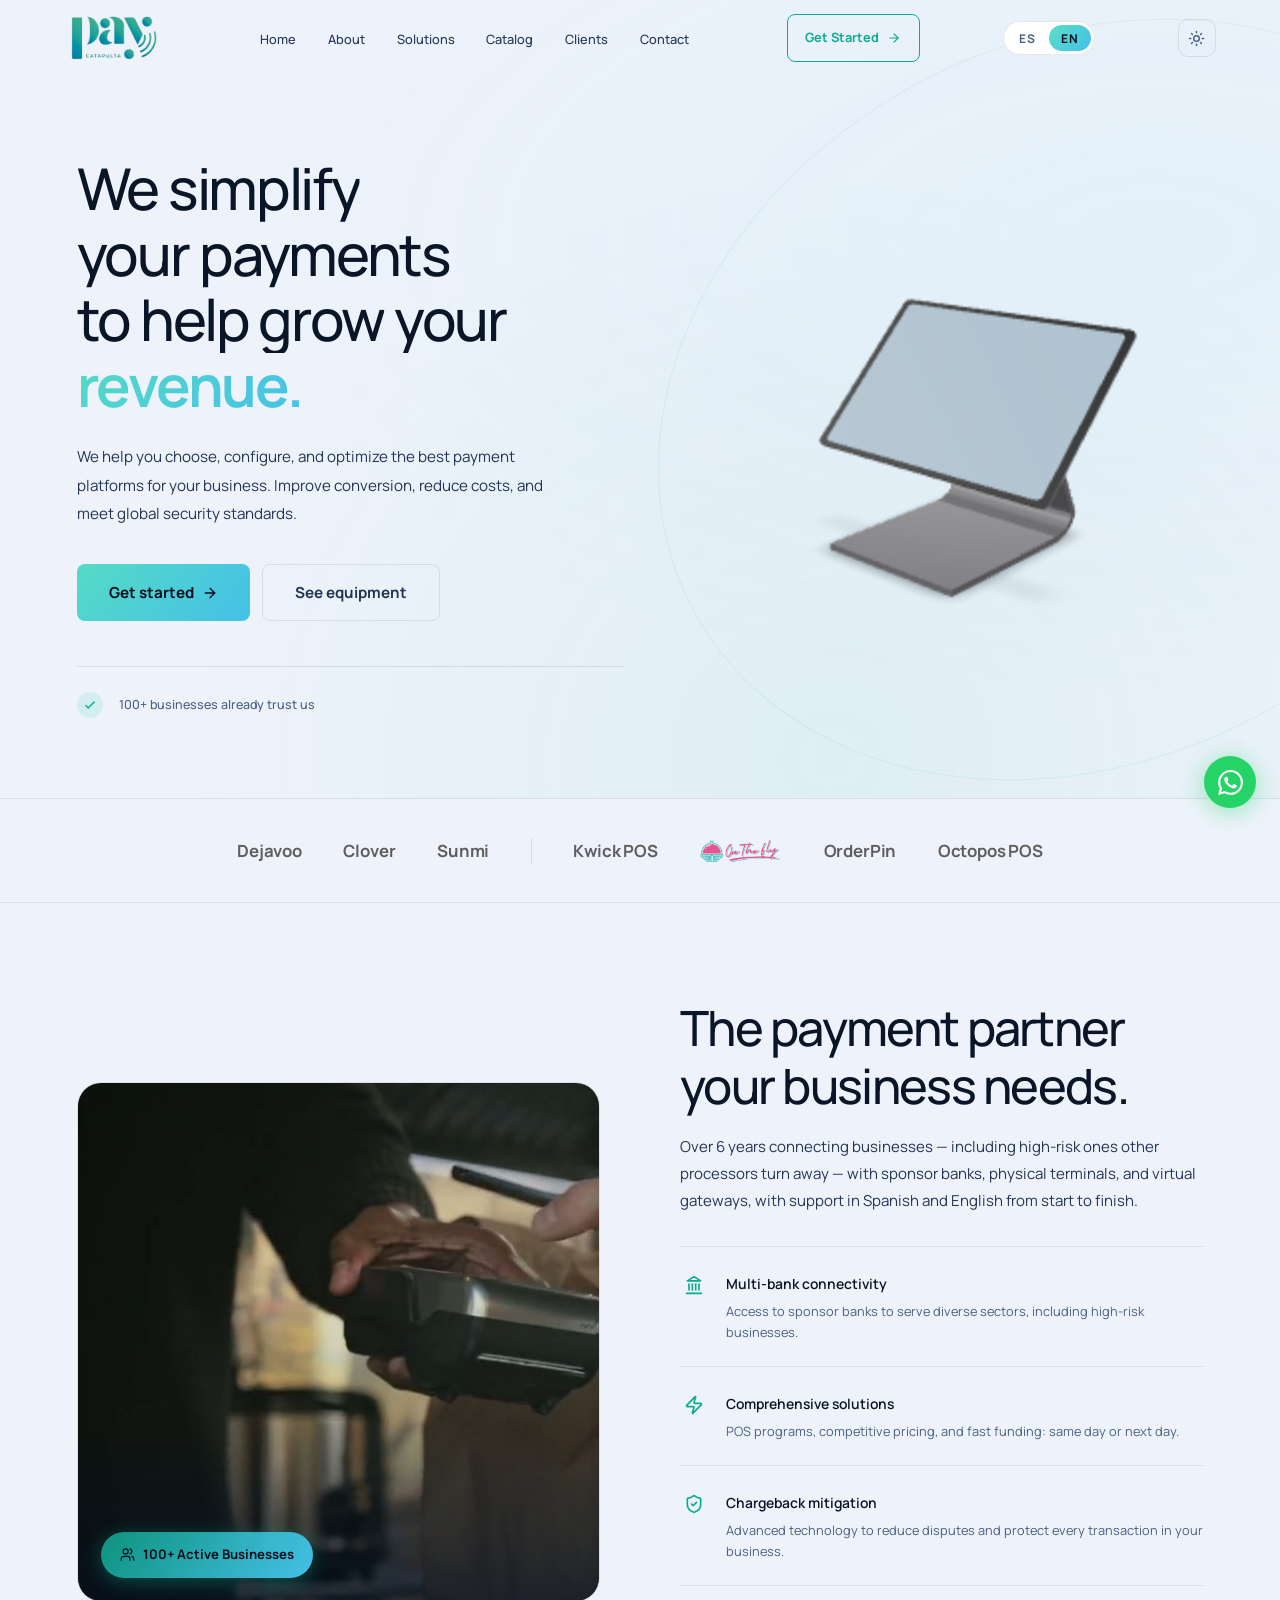
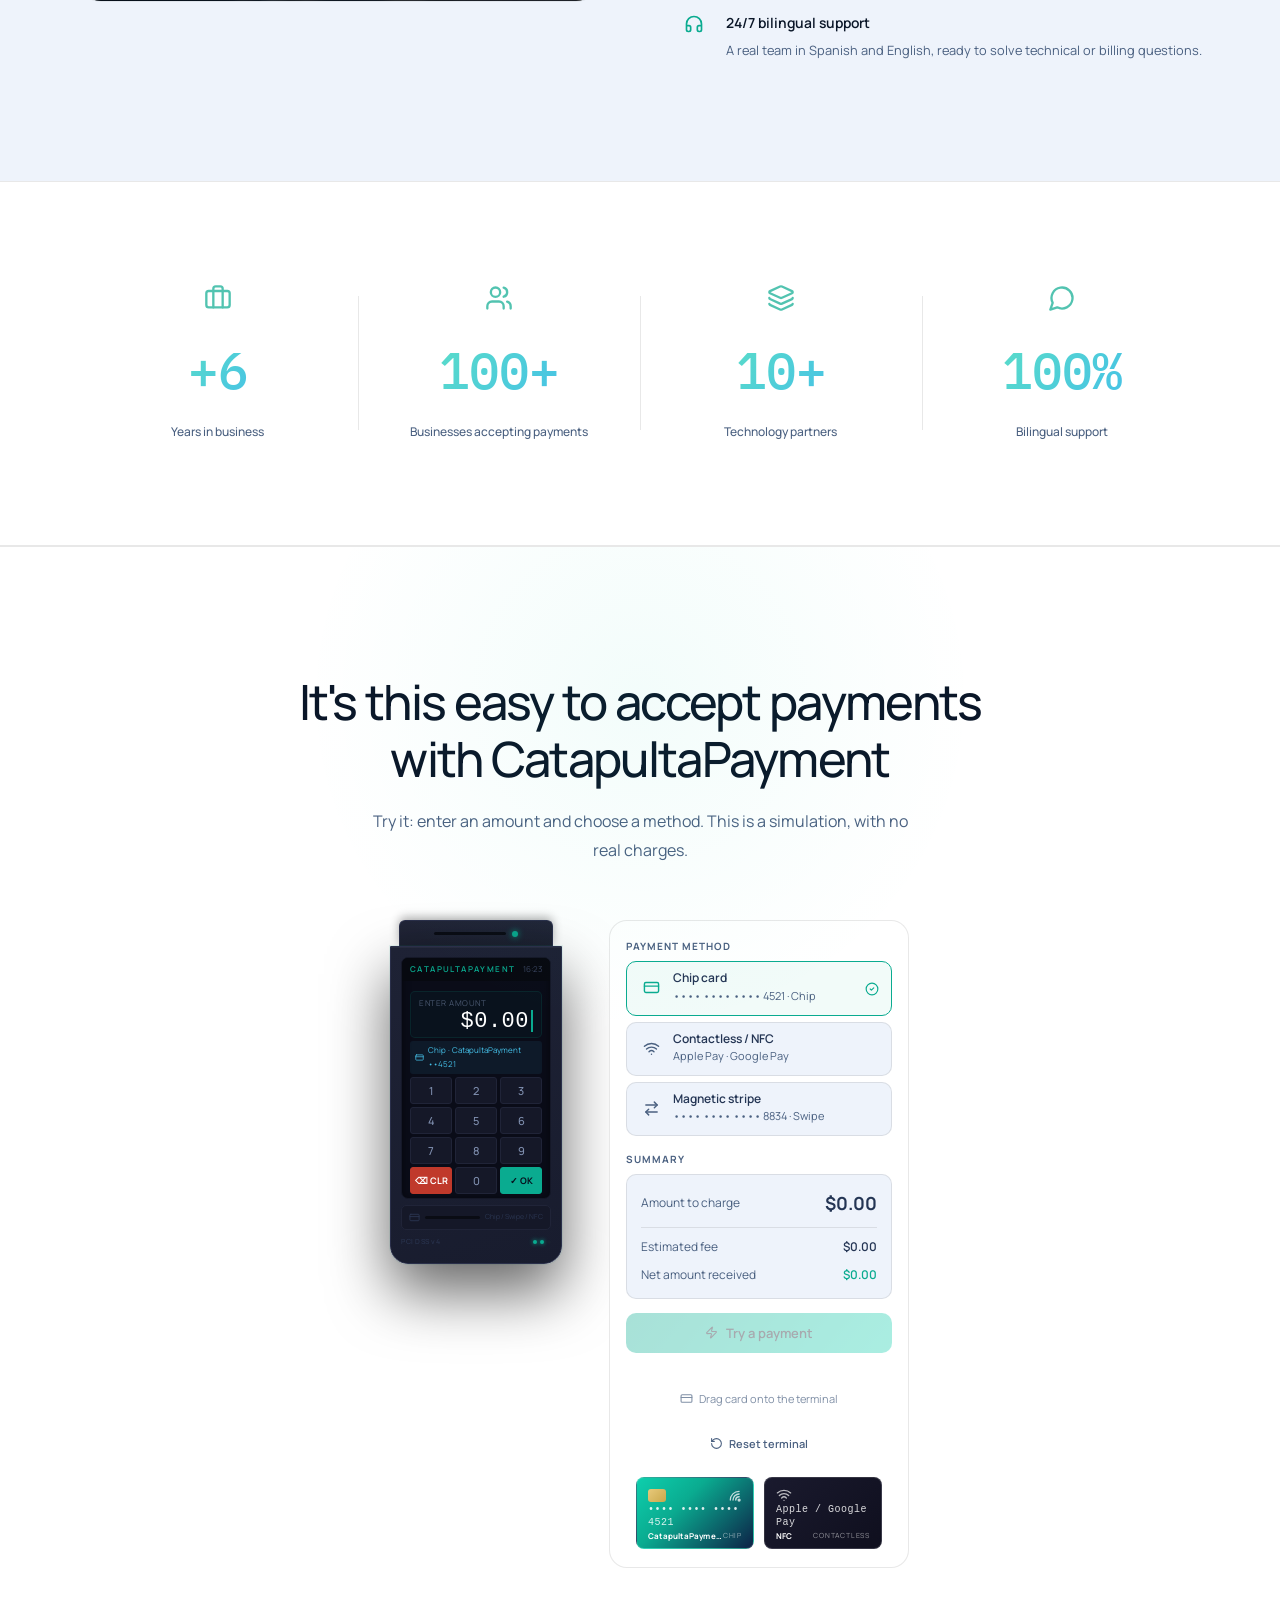
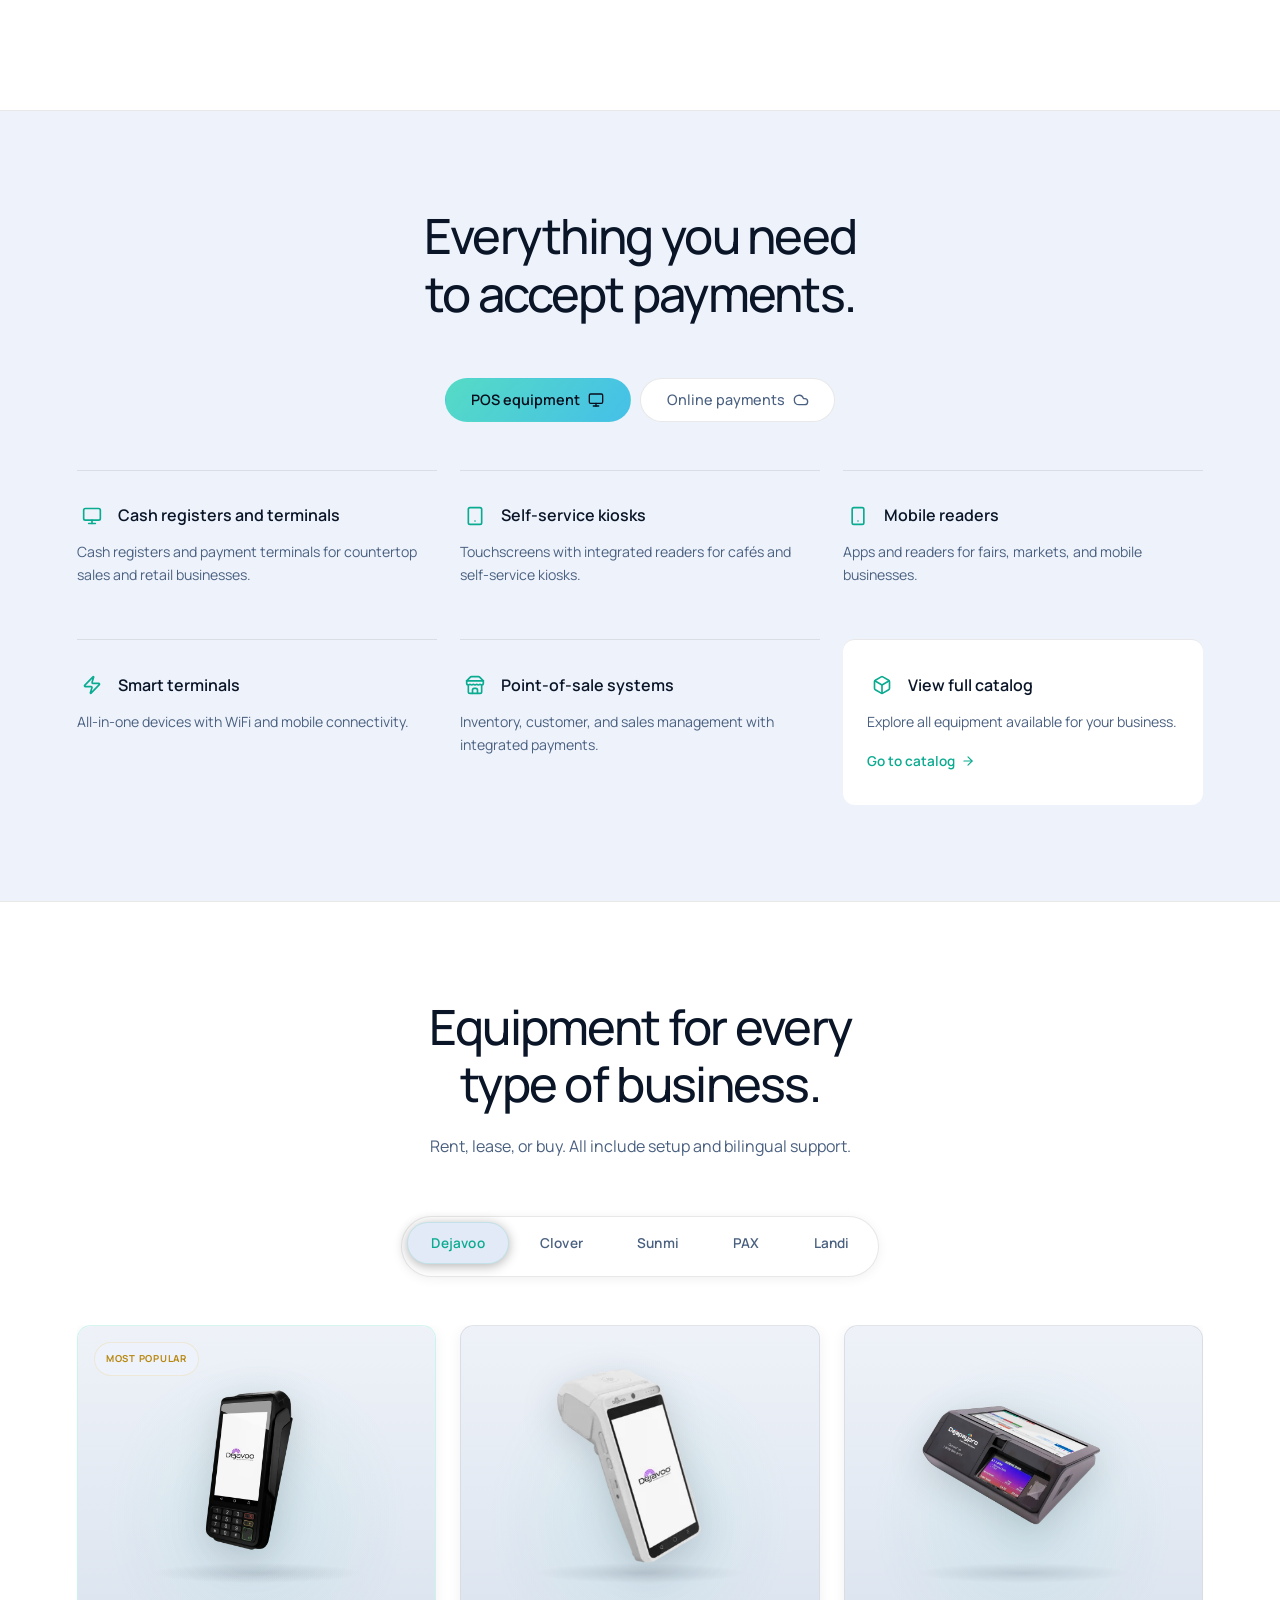
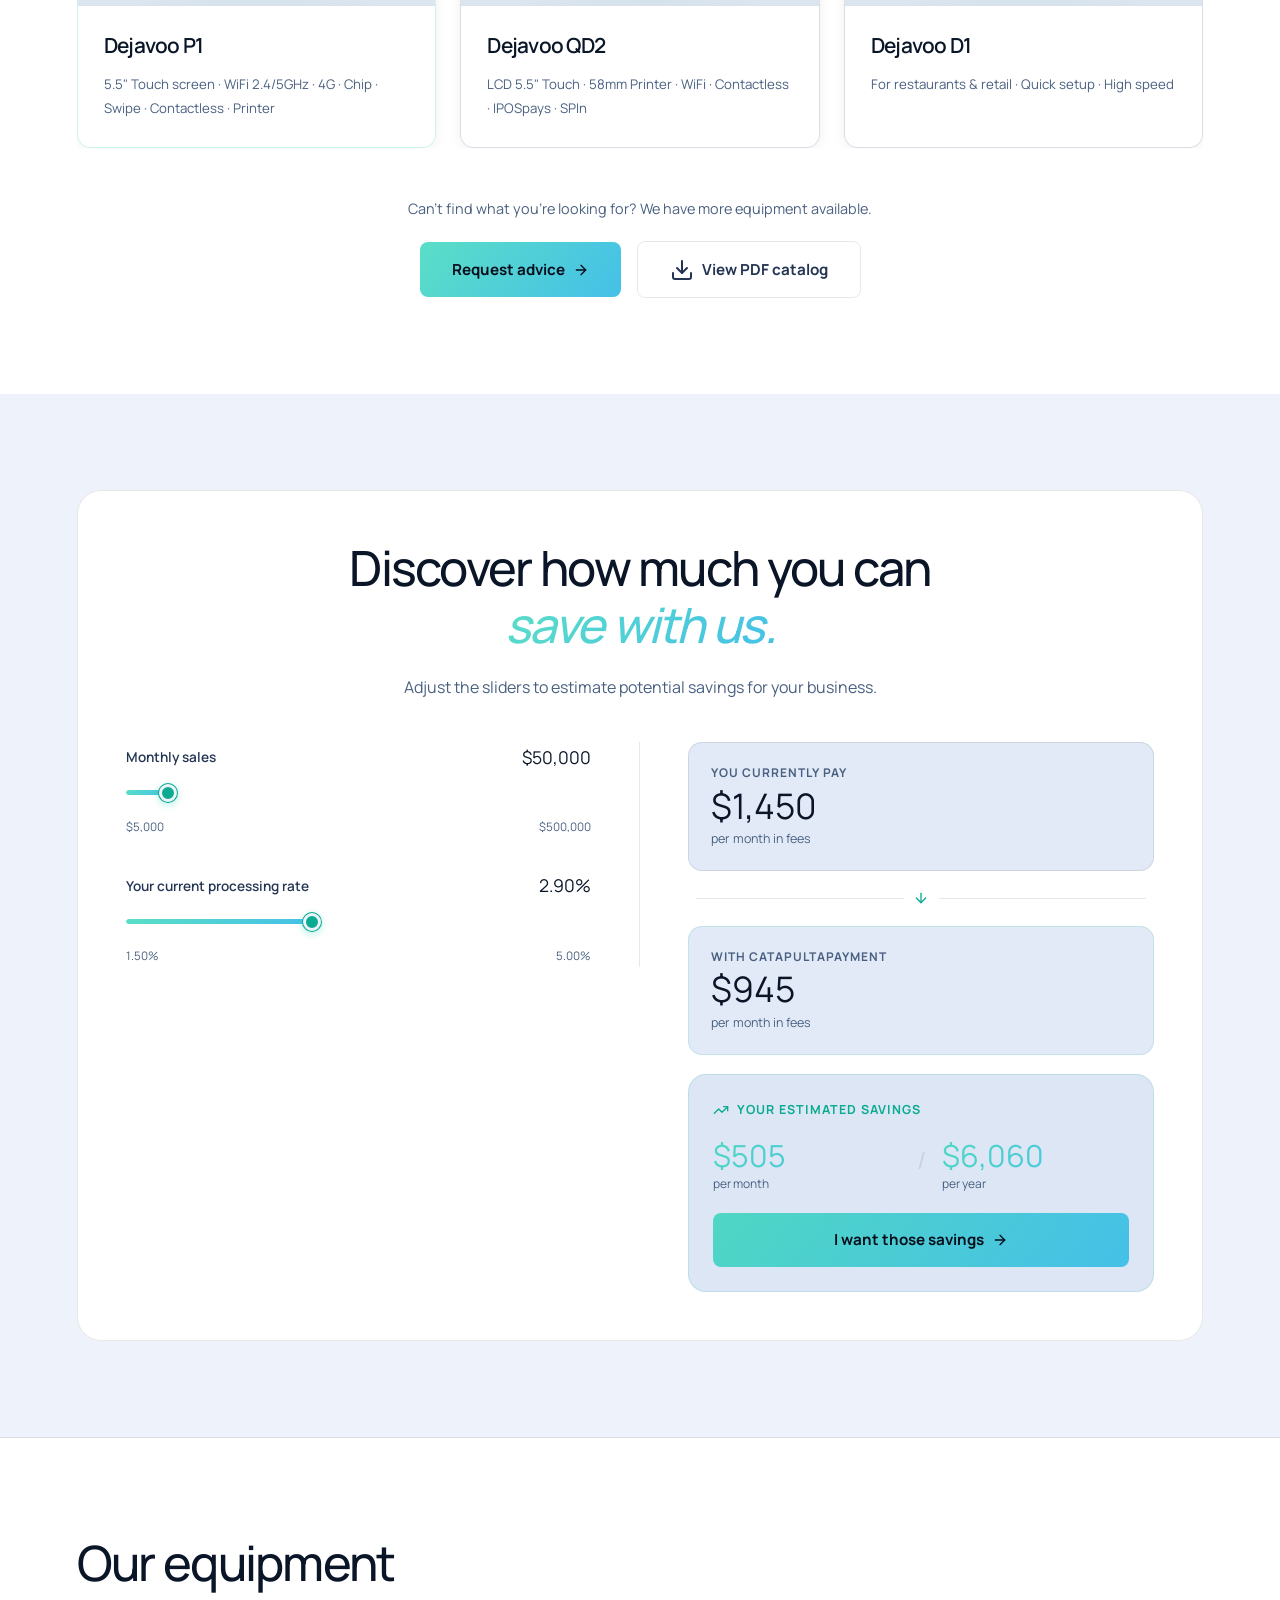
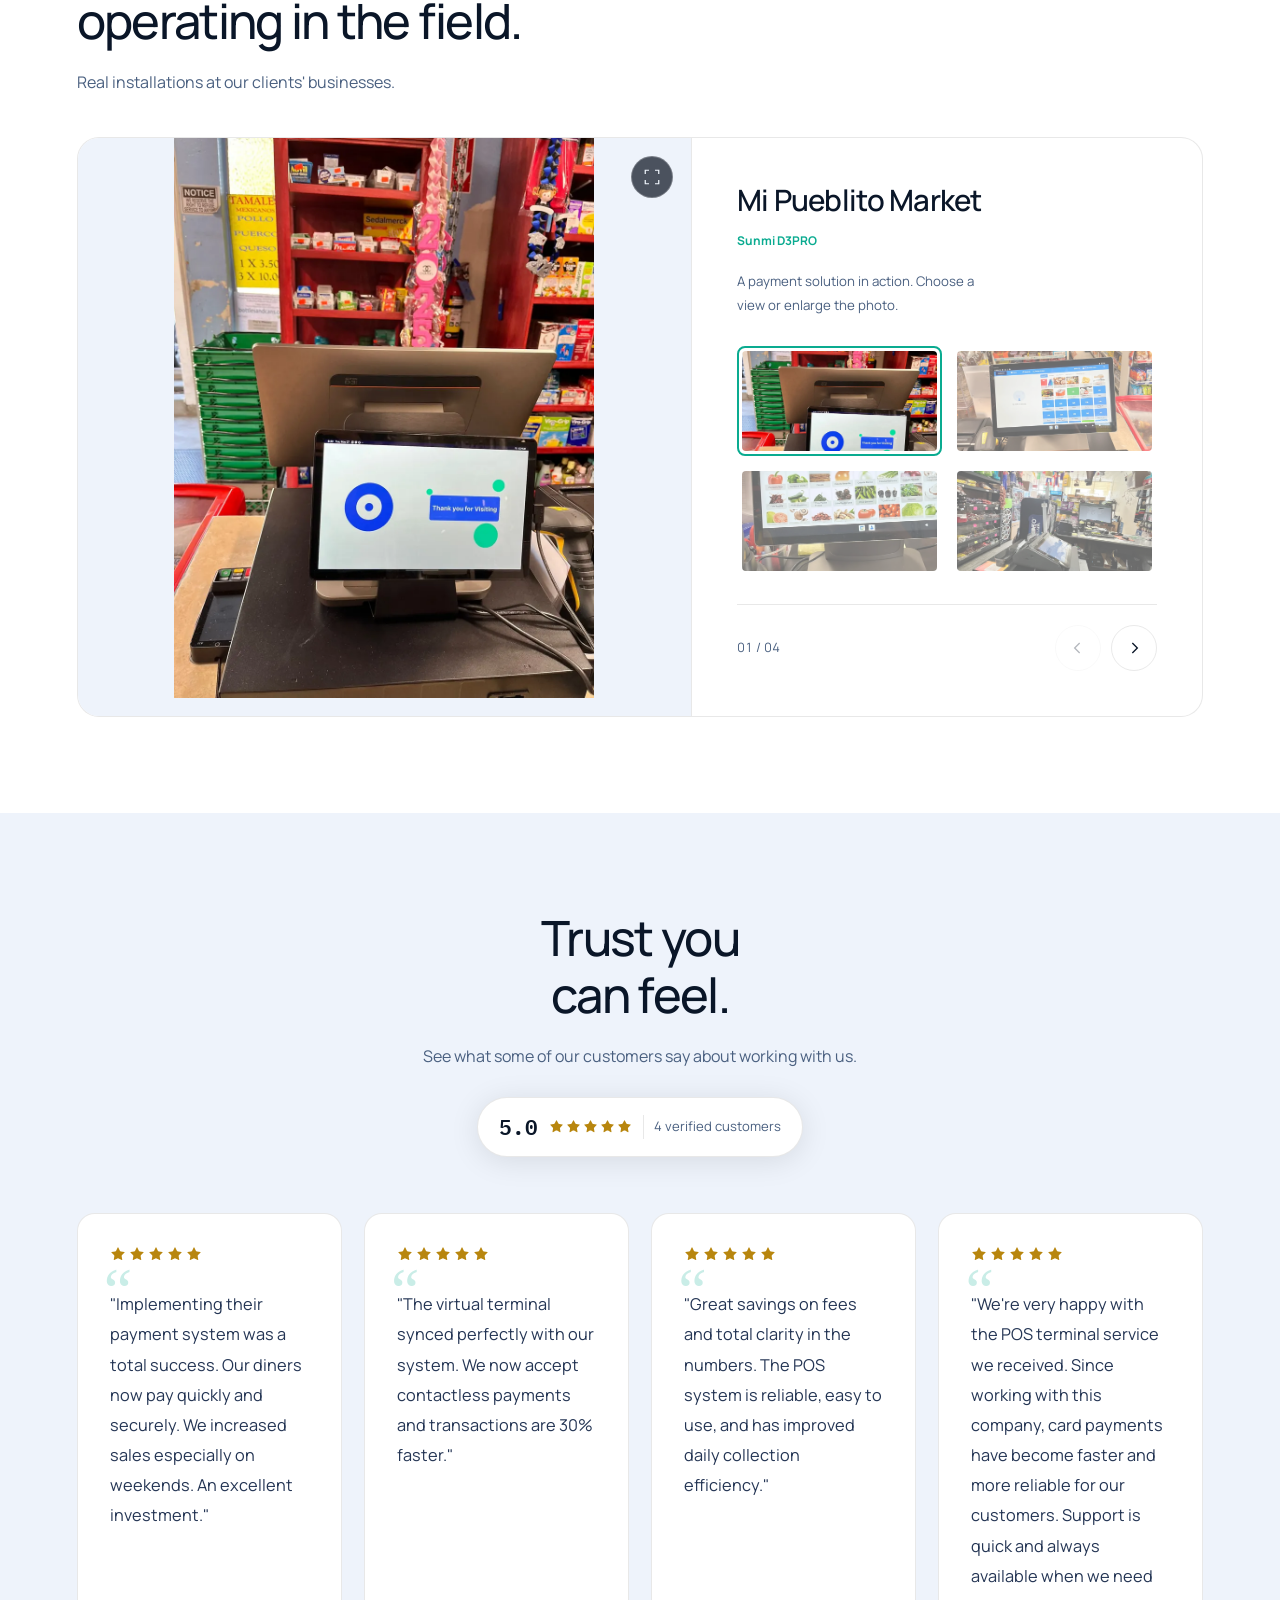
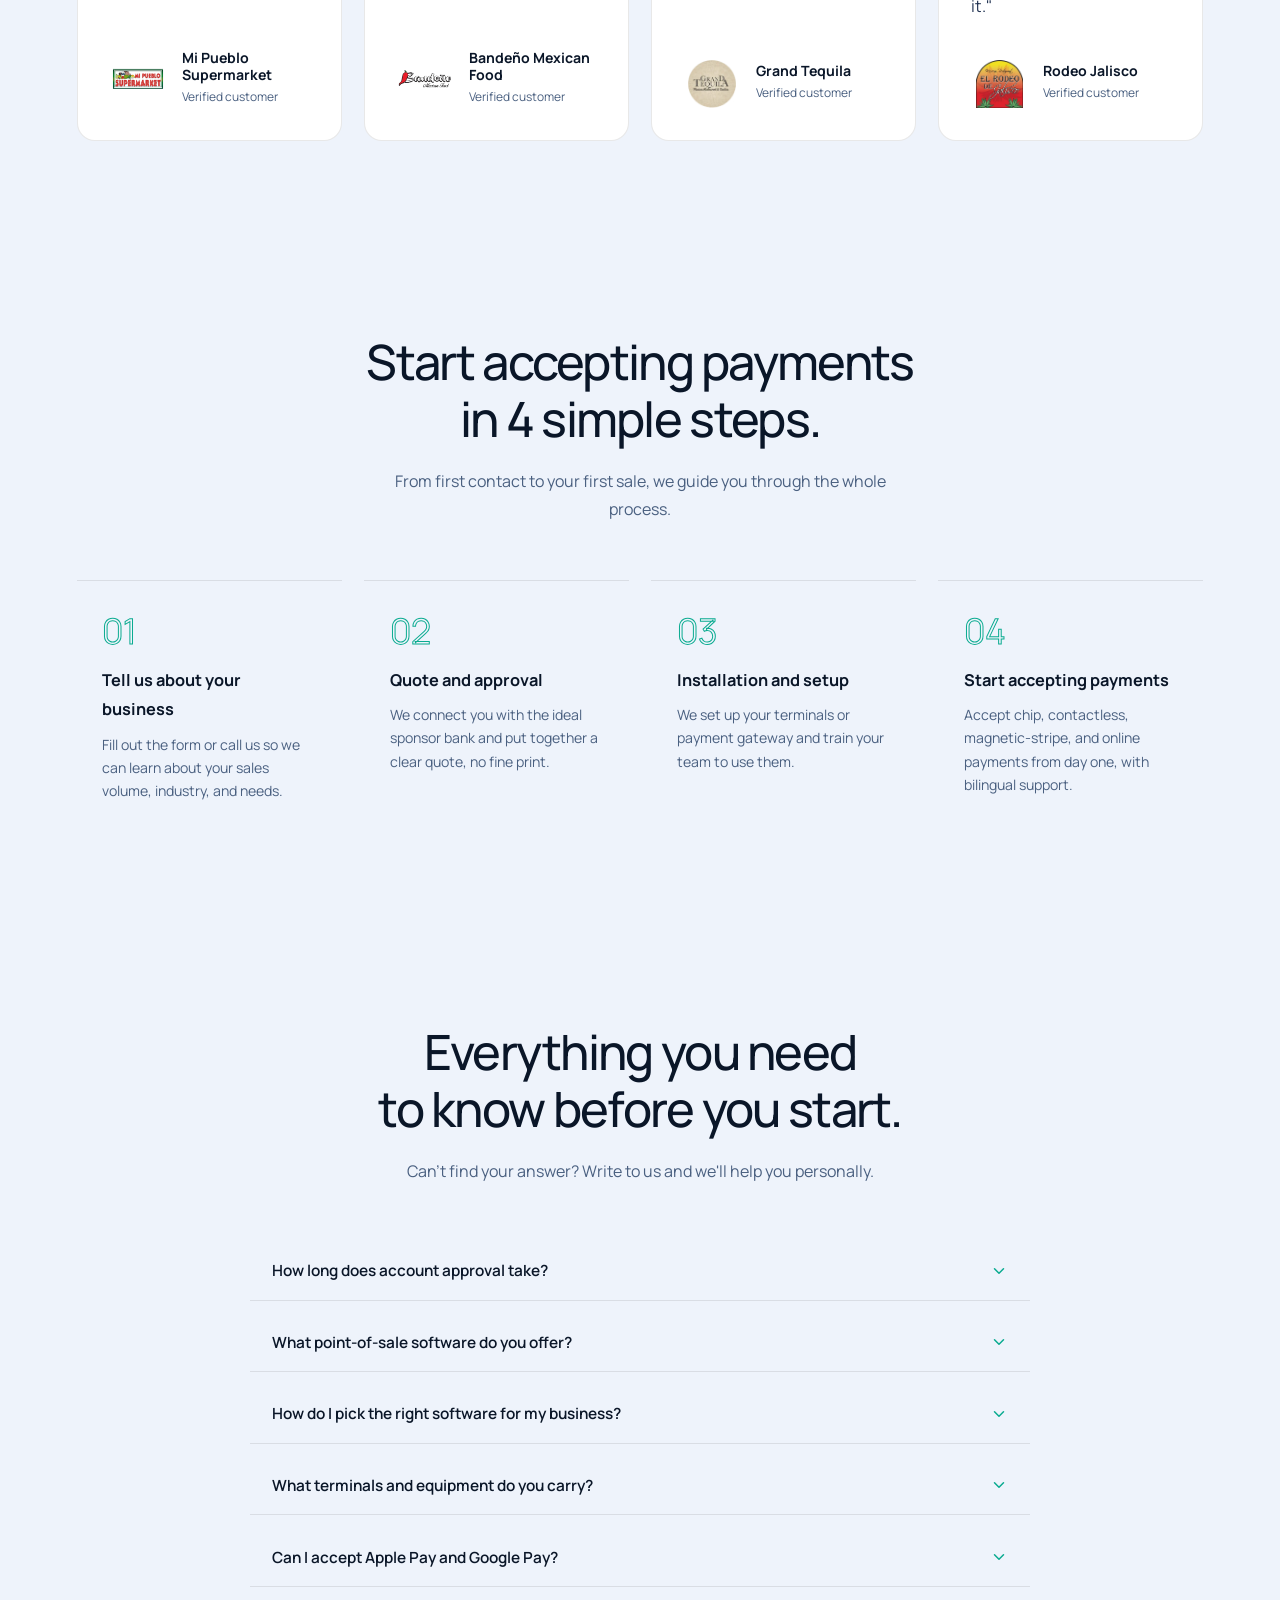
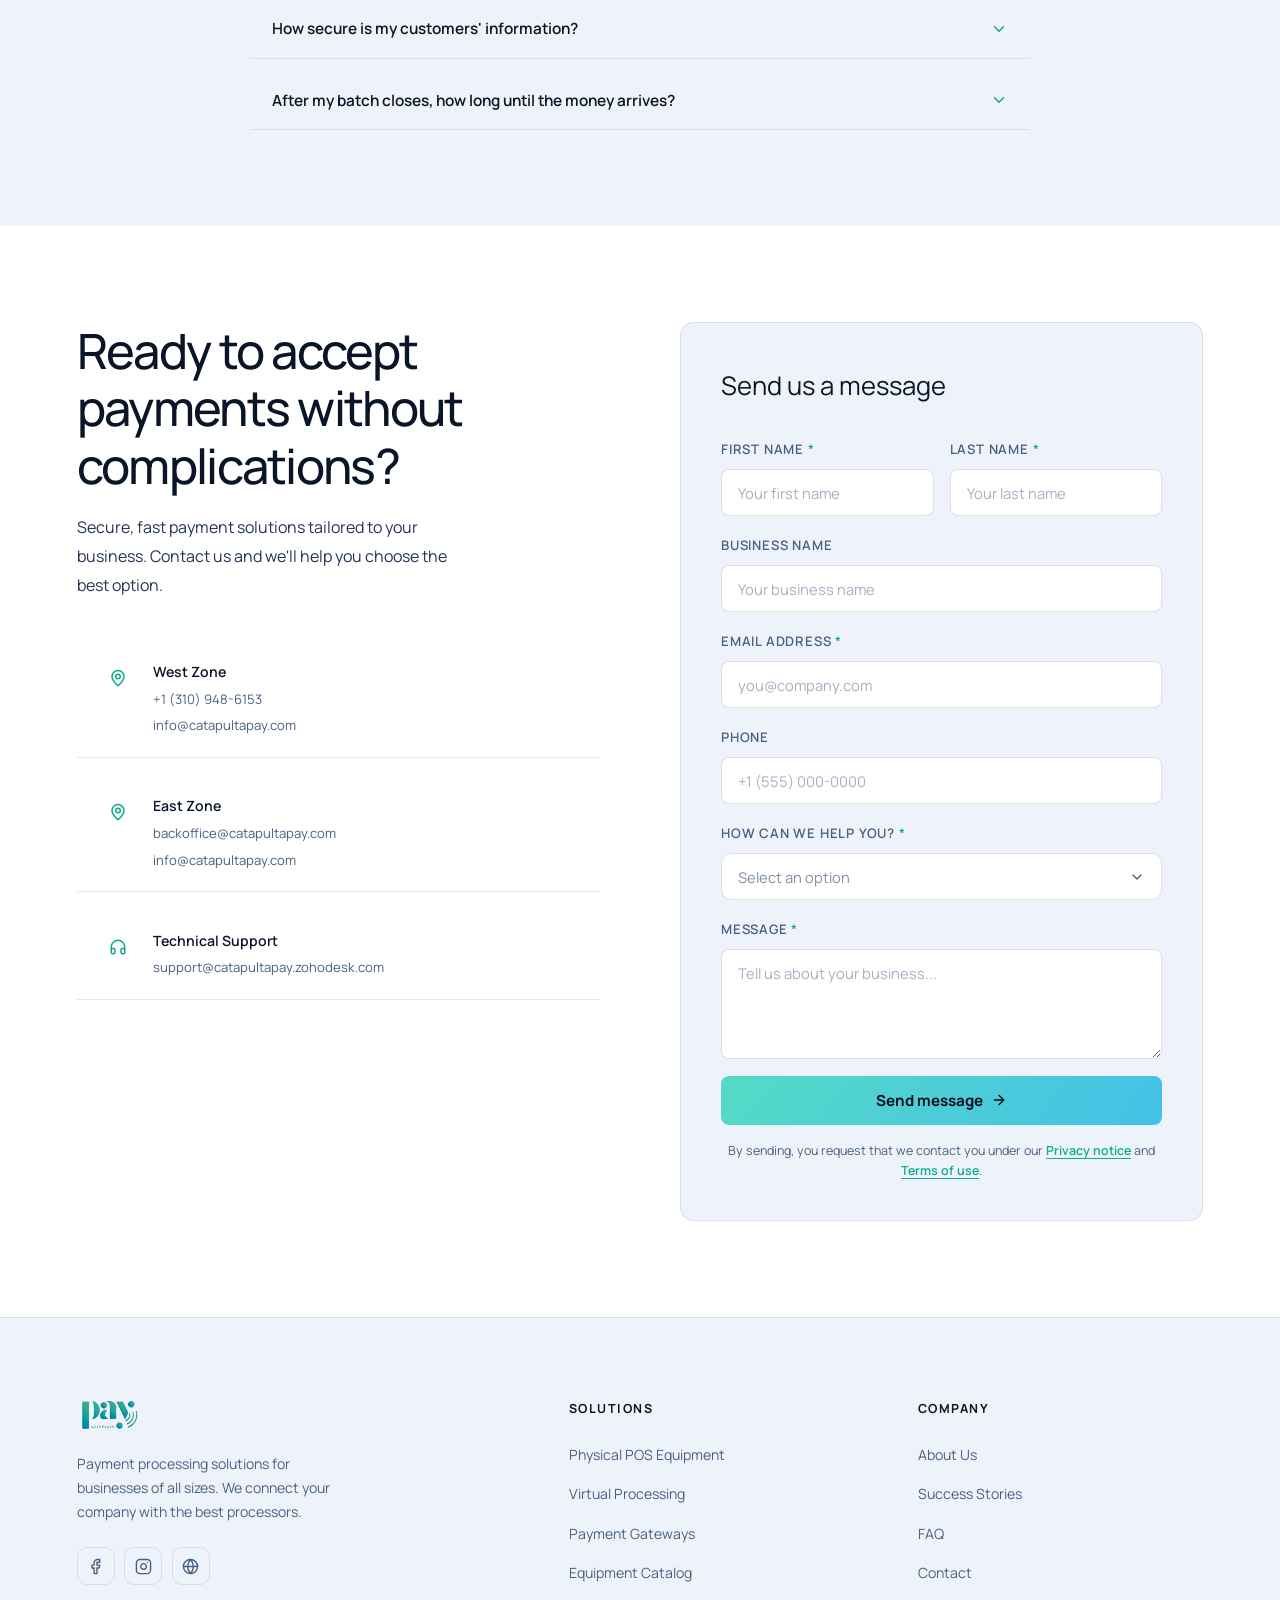
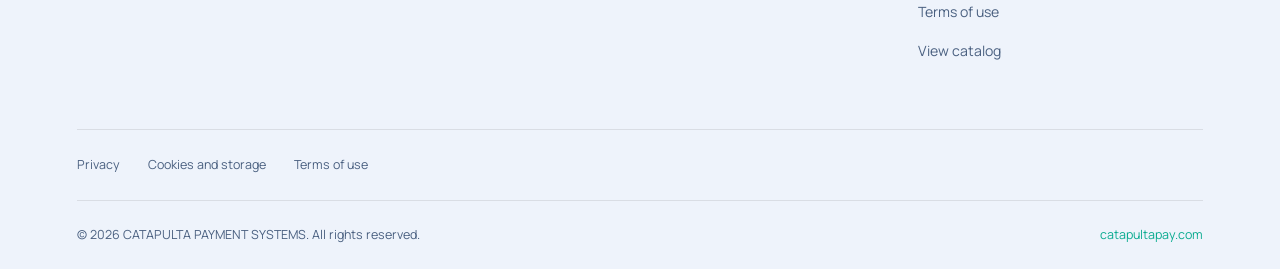
<file: en/index.html>
<!DOCTYPE html>
<html lang="en" translate="no" class="notranslate" data-theme="light">
    <head>
  <meta charset="UTF-8" />
  <meta name="google" content="notranslate" />
  <meta name="viewport" content="width=device-width, initial-scale=1.0" />
  <meta name="description" content="POS terminals, online payments and support in Spanish and English for businesses in the United States. Explore equipment and contact CatapultaPayment." />
    <meta name="robots" content="index, follow, max-image-preview:large, max-snippet:-1, max-video-preview:-1" />
  <meta name="theme-color" content="#eef3fb" />
  <link rel="canonical" href="https://catapultapay.com/en/" />
  <link rel="alternate" hreflang="es" href="https://catapultapay.com/" />
  <link rel="alternate" hreflang="en" href="https://catapultapay.com/en/" />
  <link rel="alternate" hreflang="x-default" href="https://catapultapay.com/" />
  <link rel="sitemap" type="application/xml" href="/sitemap.xml" />
  <link rel="alternate" type="text/plain" href="/llms.txt" title="CatapultaPayment summary for AI assistants" />

  <!-- Open Graph / Facebook -->
  <meta property="og:type" content="website" />
  <meta property="og:url" content="https://catapultapay.com/en/" />
  <meta property="og:site_name" content="CatapultaPayment" />
  <meta property="og:locale" content="en_US" />
  <meta property="og:locale:alternate" content="es_MX" />
  <meta property="og:title" content="POS Terminals & Payment Processing in the US | CatapultaPayment" />
  <meta property="og:description" content="POS terminals, online payments and support in Spanish and English for businesses in the United States. Explore equipment and contact CatapultaPayment." />
  <meta property="og:image" content="https://catapultapay.com/assets/images/og-cover.jpg" />
  <meta property="og:image:width" content="1200" />
  <meta property="og:image:height" content="630" />
  <meta property="og:image:alt" content="CatapultaPayment — payment processing solutions for businesses" />

  <!-- Twitter Card -->
  <meta name="twitter:card" content="summary_large_image" />
  <meta name="twitter:image:alt" content="CatapultaPayment — payment processing solutions for businesses" />
  <meta name="twitter:title" content="POS Terminals & Payment Processing in the US | CatapultaPayment" />
  <meta name="twitter:description" content="POS terminals, online payments and support in Spanish and English for businesses in the United States. Explore equipment and contact CatapultaPayment." />
  <meta name="twitter:image" content="https://catapultapay.com/assets/images/og-cover.jpg" />

<title>POS Terminals & Payment Processing in the US | CatapultaPayment</title>
<link rel="icon" href="/favicon.ico" sizes="32x32" />
<link rel="icon" type="image/png" sizes="32x32" href="/assets/icons/favicon-32.png" />
<link rel="icon" type="image/png" sizes="16x16" href="/assets/icons/favicon-16.png" />
<link rel="icon" type="image/svg+xml" href="/favicon.svg?v=1.1" />
<link rel="apple-touch-icon" href="/assets/icons/apple-touch-icon.png" />
<link rel="manifest" href="/manifest.json" />
  <link rel="preload" href="/assets/fonts/design/manrope.woff2" as="font" type="font/woff2" crossorigin />
  <!-- Lucide Icons CDN -->
<script src="/assets/js/icons.js?v=70" defer></script>
<link rel="stylesheet" href="/assets/css/terminal-icons.css?v=70" />
  <!-- Styles -->
  <link rel="stylesheet" href="/core.css?v=70" />
  <link rel="stylesheet" href="/page-state.css?v=70" />
<link rel="preload" href="/assets/icons/logo-site.webp" as="image" fetchpriority="high">

<!-- Structured data -->
<script type="application/ld+json">
{
  "@context": "https://schema.org",
  "@graph": [
    {
      "@type": "Organization",
      "name": "CatapultaPayment",
      "alternateName": "Catapulta Payment Systems",
      "url": "https://catapultapay.com/",
      "logo": "https://catapultapay.com/imagecata.png",
      "image": "https://catapultapay.com/assets/images/og-cover.jpg",
      "description": "POS terminals, online payments and support in Spanish and English for businesses in the United States. Explore equipment and contact CatapultaPayment.",
      "telephone": "+1-310-948-6153",
      "email": "info@catapultapay.com",
      "sameAs": [
        "https://www.facebook.com/profile.php?id=61579278503414",
        "https://www.instagram.com/paycatapulta"
      ],
      "areaServed": "US",
      "contactPoint": {
        "@type": "ContactPoint",
        "telephone": "+1-310-948-6153",
        "email": "info@catapultapay.com",
        "contactType": "sales",
        "availableLanguage": [
          "Spanish",
          "English"
        ]
      },
      "@id": "https://catapultapay.com/#organization"
    },
    {
      "@type": "WebSite",
      "@id": "https://catapultapay.com/#website",
      "url": "https://catapultapay.com/",
      "name": "CatapultaPayment",
      "publisher": {
        "@id": "https://catapultapay.com/#organization"
      },
      "inLanguage": [
        "es",
        "en"
      ]
    },
    {
      "@type": "WebPage",
      "@id": "https://catapultapay.com/en/#webpage",
      "url": "https://catapultapay.com/en/",
      "name": "POS Terminals & Payment Processing in the US | CatapultaPayment",
      "description": "POS terminals, online payments and support in Spanish and English for businesses in the United States. Explore equipment and contact CatapultaPayment.",
      "inLanguage": "en-US",
      "isPartOf": {
        "@id": "https://catapultapay.com/#website"
      },
      "about": {
        "@id": "https://catapultapay.com/#organization"
      },
      "mainEntity": {
        "@id": "https://catapultapay.com/#payment-services"
      },
      "hasPart": {
        "@id": "https://catapultapay.com/en/#faq"
      }
    },
    {
      "@type": "Service",
      "@id": "https://catapultapay.com/#payment-services",
      "name": "Business payment processing",
      "serviceType": "B2B payment processing, POS terminals and online payments",
      "provider": {
        "@id": "https://catapultapay.com/#organization"
      },
      "areaServed": {
        "@type": "Country",
        "name": "United States"
      },
      "url": "https://catapultapay.com/en/#solutions",
      "hasOfferCatalog": {
        "@type": "OfferCatalog",
        "name": "Payment solutions",
        "itemListElement": [
          {
            "@type": "Offer",
            "itemOffered": {
              "@type": "Service",
              "name": "POS terminals and point-of-sale systems",
              "url": "https://catapultapay.com/en/#catalogo"
            }
          },
          {
            "@type": "Offer",
            "itemOffered": {
              "@type": "Service",
              "name": "Online payment processing and gateways",
              "url": "https://catapultapay.com/en/#solutions"
            }
          }
        ]
      }
    },
    {
      "@type": "FAQPage",
      "mainEntity": [
        {
          "@type": "Question",
          "name": "How long does account approval take?",
          "acceptedAnswer": {
            "@type": "Answer",
            "text": "It depends on the sponsor bank and business type. For most merchants the process takes 24 to 48 business hours; high-risk businesses may need a bit more time due to additional review."
          }
        },
        {
          "@type": "Question",
          "name": "What point-of-sale software do you offer?",
          "acceptedAnswer": {
            "@type": "Answer",
            "text": "We work with several software platforms depending on your business type: Kwick POS, OnTheFly, OrderPin, and Octopos POS. Each one is built for a different kind of operation (restaurants, retail, services), so we help you pick the one that fits yours best."
          }
        },
        {
          "@type": "Question",
          "name": "How do I pick the right software for my business?",
          "acceptedAnswer": {
            "@type": "Answer",
            "text": "During your quote we review how your business operates — tables, inventory, delivery, multiple locations — and recommend the platform (Kwick POS, OnTheFly, OrderPin, or Octopos POS) that fits best, so you don't have to guess."
          }
        },
        {
          "@type": "Question",
          "name": "What terminals and equipment do you carry?",
          "acceptedAnswer": {
            "@type": "Answer",
            "text": "We work with the market-leading brands: Dejavoo, Clover, Sunmi, PAX, and Landi. You can buy the equipment or access rent/lease, whichever works best for you — check our full catalog."
          }
        },
        {
          "@type": "Question",
          "name": "Can I accept Apple Pay and Google Pay?",
          "acceptedAnswer": {
            "@type": "Answer",
            "text": "Yes. All our terminals with a contactless/NFC reader accept Apple Pay, Google Pay, and contactless cards from any bank."
          }
        },
        {
          "@type": "Question",
          "name": "How secure is my customers' information?",
          "acceptedAnswer": {
            "@type": "Answer",
            "text": "We work with processors and terminals certified under the PCI DSS standard, and card data travels encrypted on every transaction. We also use chargeback mitigation technology to protect every sale."
          }
        },
        {
          "@type": "Question",
          "name": "After my batch closes, how long until the money arrives?",
          "acceptedAnswer": {
            "@type": "Answer",
            "text": "It depends on the processor assigned to your business. Typically the deposit arrives the next business day after the batch closes, though in some cases it can take one extra day."
          }
        }
      ],
      "@id": "https://catapultapay.com/en/#faq",
      "inLanguage": "en"
    }
  ]
}
</script>

</head>
<body>
  <audio id="brandAudio" src="/assets/audio/catapultapayment-signature.mp3" preload="none" aria-hidden="true"></audio>
  <div class="site-loader" id="siteLoader" hidden>
    <div class="loader-content">
      <div class="loader-status" role="status">
        <svg class="loader-glyph" viewBox="6 6 48 48" aria-hidden="true">
          <defs>
            <linearGradient id="loaderBrand" x1="11" y1="54" x2="54" y2="11" gradientUnits="userSpaceOnUse">
              <stop offset="0" stop-color="#0ECFAD"/>
              <stop offset="0.52" stop-color="#20C9C4"/>
              <stop offset="1" stop-color="#45C0E8"/>
            </linearGradient>
          </defs>
          <path class="lg-arc" d="M35.3 45.2A10 10 0 0 1 45.3 35.2" stroke-width="4.5"/>
          <path class="lg-arc" d="M27.1 45.2A18.2 18.2 0 0 1 45.3 27" stroke-width="4.1"/>
          <path class="lg-arc" d="M18.9 45.2A26.4 26.4 0 0 1 45.3 18.8" stroke-width="3.7"/>
          <path class="lg-arc" d="M10.7 45.2A34.6 34.6 0 0 1 45.3 10.6" stroke-width="3.3"/>
          <circle class="lg-dot" cx="45.3" cy="45.2" r="4.9"/>
        </svg>
        <span class="sr-only loader-status-text" translate="no">Preparando tu experiencia</span>
      </div>
      <p class="loader-brand" translate="no">
        <span class="loader-brand-main grad-text" translate="no">pay</span>
        <span class="loader-brand-sub" translate="no">CATAPULTA</span>
      </p>
      <p class="loader-tagline" translate="no">Pagos simples. Negocios que crecen.</p>
    </div>
  </div>
  <script src="/loading.js?v=70"></script>

  <!-- ── NAVBAR ── -->
  <nav id="nav" aria-label="Main navigation">
    <div class="nav-inner">
      <a href="#hero" class="nav-logo" translate="no">
        <img src="/assets/icons/logo-site.webp" alt="CatapultaPayment" width="98" height="52" fetchpriority="high" />
      </a>

      <ul class="nlinks" role="list">
        <li translate="no"><a href="#hero" class="nav-link" translate="no">Home</a></li>
        <li translate="no"><a href="#about" class="nav-link" translate="no">About</a></li>
        <li translate="no"><a href="#solutions" class="nav-link" translate="no">Solutions</a></li>
        <li translate="no"><a href="#catalogo" class="nav-link" translate="no">Catalog</a></li>
        <li translate="no"><a href="#testimonials" class="nav-link" translate="no">Clients</a></li>
        <li translate="no"><a href="#contact" class="nav-link" translate="no">Contact</a></li>
      </ul>

      <a href="#contact" class="ncta btn-outline" aria-label="Get started, go to contact" translate="no">
        Get Started <i data-lucide="arrow-right" aria-hidden="true"></i>
      </a>

      <div class="lang-toggle" id="langToggle" role="group" aria-label="Change language">
        <button class="lang-btn" data-lang="es" aria-pressed="false" translate="no">ES</button>
        <button class="lang-btn active" data-lang="en" aria-pressed="true" translate="no">EN</button>
      </div>

      <button class="theme-toggle" id="themeToggle" aria-label="Switch light or dark theme" translate="no">
        <i data-lucide="sun" class="icon-sun" aria-hidden="true"></i>
        <i data-lucide="moon" class="icon-moon" aria-hidden="true"></i>
      </button>

      <button class="nav-hamburger" id="navHamburger" aria-label="Open navigation menu" aria-expanded="false" aria-controls="mobileMenu" translate="no">
        <i data-lucide="menu" aria-hidden="true" id="iconMenu" class="icon-menu"></i>
        <i data-lucide="x" aria-hidden="true" id="iconClose" class="icon-close"></i>
      </button>
    </div>

    </nav>

  <!-- Mobile menu — fuera del nav para evitar el bug de backdrop-filter -->
  <div class="mobile-menu-backdrop" id="mobileMenuBackdrop" aria-hidden="true"></div>
  <div class="mobile-menu" id="mobileMenu" aria-hidden="true">
    <ul role="list">
      <li translate="no"><a href="#hero" class="mobile-link" translate="no"><span class="mobile-link-icon" translate="no"><i data-lucide="store" aria-hidden="true"></i></span><span class="mobile-link-label" translate="no">Home</span></a></li>
      <li translate="no"><a href="#about" class="mobile-link" translate="no"><span class="mobile-link-icon" translate="no"><i data-lucide="briefcase" aria-hidden="true"></i></span><span class="mobile-link-label" translate="no">About</span></a></li>
      <li translate="no"><a href="#solutions" class="mobile-link" translate="no"><span class="mobile-link-icon" translate="no"><i data-lucide="layers" aria-hidden="true"></i></span><span class="mobile-link-label" translate="no">Solutions</span></a></li>
      <li translate="no"><a href="#catalogo" class="mobile-link" translate="no"><span class="mobile-link-icon" translate="no"><i data-lucide="box" aria-hidden="true"></i></span><span class="mobile-link-label" translate="no">Catalog</span></a></li>
      <li translate="no"><a href="#testimonials" class="mobile-link" translate="no"><span class="mobile-link-icon" translate="no"><i data-lucide="users" aria-hidden="true"></i></span><span class="mobile-link-label" translate="no">Clients</span></a></li>
      <li translate="no"><a href="#contact" class="mobile-link" translate="no"><span class="mobile-link-icon" translate="no"><i data-lucide="message-circle" aria-hidden="true"></i></span><span class="mobile-link-label" translate="no">Contact</span></a></li>
      <li translate="no"><a href="#contact" class="btn-primary mobile-cta" translate="no">Get Started <i data-lucide="arrow-right" aria-hidden="true"></i></a></li>
      <li class="mobile-menu-divider" translate="no">
        <span class="mobile-menu-section-label" translate="no">Preferences</span>
        <div class="mobile-prefs-row">
          <div class="lang-toggle mobile-lang-toggle" id="langToggleMobile" role="group" aria-label="Change language">
            <button class="lang-btn" data-lang="es" translate="no">ES</button>
            <button class="lang-btn active" data-lang="en" translate="no">EN</button>
          </div>
          <button class="theme-toggle mobile-theme-btn" id="themeToggleMobile" aria-label="Switch light or dark theme" translate="no">
            <i data-lucide="sun" class="icon-sun" aria-hidden="true"></i>
            <i data-lucide="moon" class="icon-moon" aria-hidden="true"></i>
            <span class="mobile-theme-label" translate="no">Modo oscuro</span>
          </button>
        </div>
      </li>
    </ul>
  </div>

  <main id="main">
  <!-- ── HERO ── -->
  <section id="hero">


    <div class="hero-grid">
      <!-- Copy -->
      <div class="hero-copy">
        <h1 class="reveal" translate="no">
          We simplify your payments<br />to help grow your<br /><em class="grad-text">revenue.</em></h1>

        <p class="hero-desc reveal" translate="no">
          We help you choose, configure, and optimize the best payment platforms for your business. Improve conversion, reduce costs, and meet global security standards.
        </p>

        <div class="hero-actions reveal">
          <a href="#contact" class="btn-primary" translate="no">
            Get started <i data-lucide="arrow-right" aria-hidden="true"></i>
          </a>
          <a href="#catalogo" class="btn-ghost" translate="no">
            See equipment
          </a>
        </div>

        <div class="trust-bar reveal">
          <span class="trust-check" aria-hidden="true" translate="no">
            <svg viewBox="0 0 24 24" fill="none" xmlns="http://www.w3.org/2000/svg">
              <path d="M5 13l4 4L19 7" stroke="currentColor" stroke-width="2.4" stroke-linecap="round" stroke-linejoin="round"/>
            </svg>
          </span>
          <p class="trust-text" translate="no">100+ businesses already trust us</p>
        </div>
      </div>

      <!-- Terminal POS en 3D (modelo real, no una gráfica inventada) -->
      <div class="hero-card-wrap">
        <div class="hero-3d-card" id="hero3d">
          <model-viewer
            class="hero-model"
            src="/assets/models/pos-machine.glb"
            alt="Terminal POS de CatapultaPayment en 3D"
            auto-rotate
            auto-rotate-delay="0"
            rotation-per-second="14deg"
            environment-image="neutral"
            shadow-intensity="1"
            shadow-softness="1"
            camera-orbit="-22deg 73deg 105%"
            field-of-view="26deg"
            exposure="1.1"
            loading="eager"
            tabindex="-1"
          >
          </model-viewer>
        </div>
      </div>

    </div>
  </section>

  <!-- ── MARCAS CON LAS QUE TRABAJAMOS ──
       Texto como marcador: cuando tengas los logos reales, cambia cada
       span.brand-mark por una imagen con esa misma clase; el CSS ya
       funciona para ambos casos. -->
  <div class="brand-strip">
    <div class="container">
      <div class="brand-strip-row">
        <span class="brand-mark" translate="no">Dejavoo</span>
        <span class="brand-mark" translate="no">Clover</span>
        <span class="brand-mark" translate="no">Sunmi</span>
        <span class="brand-sep" aria-hidden="true" translate="no"></span>
        <span class="brand-mark" translate="no">Kwick POS</span>
        <img class="brand-mark" src="/assets/images/brands/onthefly.webp" alt="OnTheFly" loading="lazy" width="120" height="35" translate="no" />
        <span class="brand-mark" translate="no">OrderPin</span>
        <span class="brand-mark" translate="no">Octopos POS</span>
      </div>
    </div>
  </div>

  <!-- ── NOSOTROS ── -->
  <section id="about">
    <div class="container">
      <div class="about-grid">
        <!-- Imagen -->
        <div class="about-image-wrap reveal-left">
  <div class="about-video-wrap">
    <video
  class="about-video"
  muted
  loop
  playsinline
  preload="none"
  poster="/about-poster.jpg"
  data-src="/video1.mp4"
  style="will-change: auto;"
  onerror="this.style.display='none'"
></video>
    <div class="about-video-overlay"></div>
    <div class="about-video-scanline" aria-hidden="true"></div>
  </div>
  <div class="about-badge">
            <i data-lucide="users" aria-hidden="true"></i>
            <span translate="no">100+ Active Businesses</span>
          </div>
        </div>

        <!-- Copy -->
        <div class="about-copy reveal-right">
          <h2 class="section-title" translate="no">
            The payment partner<br />your business needs.
          </h2>
          <p class="about-desc" translate="no">
            Over 6 years connecting businesses — including high-risk ones other processors turn away — with sponsor banks, physical terminals, and virtual gateways, with support in Spanish and English from start to finish.
          </p>

          <div class="feature-cards">
            <article class="feature-card reveal">
              <div class="feature-icon">
                <i data-lucide="landmark" aria-hidden="true"></i>
              </div>
              <div class="feature-text">
                <h3 translate="no">Multi-bank connectivity</h3>
                <p translate="no">Access to sponsor banks to serve diverse sectors, including high-risk businesses.</p>
              </div>
            </article>

            <article class="feature-card reveal">
              <div class="feature-icon">
                <i data-lucide="zap" aria-hidden="true"></i>
              </div>
              <div class="feature-text">
                <h3 translate="no">Comprehensive solutions</h3>
                <p translate="no">POS programs, competitive pricing, and fast funding: same day or next day.</p>
              </div>
            </article>

            <article class="feature-card reveal">
              <div class="feature-icon">
                <i data-lucide="shield-check" aria-hidden="true"></i>
              </div>
              <div class="feature-text">
                <h3 translate="no">Chargeback mitigation</h3>
                <p translate="no">Advanced technology to reduce disputes and protect every transaction in your business.</p>
              </div>
            </article>

            <article class="feature-card reveal">
              <div class="feature-icon">
                <i data-lucide="headphones" aria-hidden="true"></i>
              </div>
              <div class="feature-text">
                <h3 translate="no">24/7 bilingual support</h3>
                <p translate="no">A real team in Spanish and English, ready to solve technical or billing questions.</p>
              </div>
            </article>
          </div>
        </div>
      </div>
    </div>
  </section>

  <!-- ── STATS ── -->
  <div id="stats">
    <div class="container">
      <div class="stats-grid">
        <div class="stat-item">
          <i data-lucide="briefcase" aria-hidden="true" class="stat-icon"></i>
          <span class="stat-num counter grad-text" data-target="6" data-prefix="+" data-suffix="" translate="no">6</span>
          <span class="stat-label" translate="no">Years in business</span>
        </div>
        <div class="stat-item">
          <i data-lucide="users" aria-hidden="true" class="stat-icon"></i>
          <span class="stat-num counter grad-text" data-target="100" data-prefix="" data-suffix="+" translate="no">100</span>
          <span class="stat-label" translate="no">Businesses accepting payments</span>
        </div>
        <div class="stat-item">
          <i data-lucide="layers" aria-hidden="true" class="stat-icon"></i>
          <span class="stat-num counter grad-text" data-target="10" data-prefix="" data-suffix="+" translate="no">10</span>
          <span class="stat-label" translate="no">Technology partners</span>
        </div>
        <div class="stat-item">
          <i data-lucide="message-circle" aria-hidden="true" class="stat-icon"></i>
          <span class="stat-num counter grad-text" data-target="100" data-prefix="" data-suffix="%" translate="no">100</span>
          <span class="stat-label" translate="no">Bilingual support</span>
        </div>
      </div>
    </div>
  </div>

<!-- ── TERMINAL INTERACTIVA ── -->
<section id="terminal">
  <div class="container">


<h2 class="sr-only" id="termSrTitle" translate="no">CatapultaPayment POS terminal simulator — enter an amount with the numeric keypad, choose a payment method, and process the transaction</h2>
<div class="pos-outer">
  <div class="section-header reveal">
    <h2 class="section-title" id="termTitle" translate="no">It's this easy to accept payments with CatapultaPayment</h2>
    <p class="section-desc" id="termDesc" translate="no">Enter the amount with the keypad, choose how to charge, and process in seconds.</p>
  </div>

  <div class="pos-scene">
    <div class="pos-device">
      <div class="pos-printer-top">
        <div class="printer-slot"></div>
        <div class="printer-led" id="printerLed"></div>
      </div>
      <div class="pos-body">
        <div class="pos-screen-wrap">
          <div class="pos-topbar">
            <span class="topbar-brand" translate="no">CatapultaPayment</span>
            <span class="topbar-time" id="posClk" translate="no">--:--</span>
          </div>
          <div class="pos-screen-body" id="screenBody">
            <div class="screen-amount-display">
              <span class="screen-entry-label" translate="no">Enter amount</span>
              <span class="screen-entry-value" id="screenAmt" translate="no">$0.00<span class="screen-entry-cursor" translate="no"></span></span>
            </div>
            <div class="screen-method-row" id="screenMethod">
              <i class="ti ti-credit-card" style="font-size:9px;"></i>
              <span id="screenMethodTxt" translate="no">Chip · CatapultaPayment ••4521</span>
            </div>
            <div class="screen-numpad">
              <button type="button" class="skey" onclick="padPress('1')" translate="no">1</button>
              <button type="button" class="skey" onclick="padPress('2')" translate="no">2</button>
              <button type="button" class="skey" onclick="padPress('3')" translate="no">3</button>
              <button type="button" class="skey" onclick="padPress('4')" translate="no">4</button>
              <button type="button" class="skey" onclick="padPress('5')" translate="no">5</button>
              <button type="button" class="skey" onclick="padPress('6')" translate="no">6</button>
              <button type="button" class="skey" onclick="padPress('7')" translate="no">7</button>
              <button type="button" class="skey" onclick="padPress('8')" translate="no">8</button>
              <button type="button" class="skey" onclick="padPress('9')" translate="no">9</button>
              <button type="button" class="skey skey-del" onclick="padPress('DEL')" translate="no">⌫ CLR</button>
              <button type="button" class="skey" onclick="padPress('0')" translate="no">0</button>
              <button type="button" class="skey skey-ok" onclick="padPress('OK')" translate="no">✓ OK</button>
            </div>
          </div>
        </div>
        <div class="pos-reader-strip">
          <i class="ti ti-credit-card" style="font-size:11px; color:#2a3550;"></i>
          <div class="reader-track"><div class="reader-glow" id="readerGlow"></div></div>
          <span class="reader-tag" translate="no">Chip / Swipe / NFC</span>
        </div>
        <div class="pos-status-row">
          <span class="pos-pci" translate="no">PCI DSS v4</span>
          <div class="pos-leds">
            <div class="pos-led on"></div>
            <div class="pos-led on"></div>
            <div class="pos-led"></div>
          </div>
        </div>
      </div>
    </div>

    <div class="pos-right">
      <div>
        <div class="panel-section-title">Payment method</div>
        <div class="method-list">
          <div class="mcard active" data-method="chip" data-icon="ti-credit-card" data-label="Chip · CatapultaPayment ••4521" onclick="pickMethod(this)">
            <div class="mcard-icon"><i class="ti ti-credit-card" aria-hidden="true"></i></div>
            <div class="mcard-info">
              <p class="mcard-name" translate="no">Chip card</p>
              <p class="mcard-sub" translate="no">•••• •••• •••• 4521 · Chip</p>
            </div>
            <i class="ti ti-circle-check mcard-check" aria-hidden="true"></i>
          </div>
          <div class="mcard" data-method="nfc" data-icon="ti-wifi" data-label="NFC · Apple/Google Pay" onclick="pickMethod(this)">
            <div class="mcard-icon"><i class="ti ti-wifi" aria-hidden="true"></i></div>
            <div class="mcard-info">
              <p class="mcard-name" translate="no">Contactless / NFC</p>
              <p class="mcard-sub" translate="no">Apple Pay · Google Pay</p>
            </div>
            <i class="ti ti-circle-check mcard-check" aria-hidden="true"></i>
          </div>
          <div class="mcard" data-method="swipe" data-icon="ti-arrows-right-left" data-label="Swipe · CatapultaPayment ••8834" onclick="pickMethod(this)">
            <div class="mcard-icon"><i class="ti ti-arrows-right-left" aria-hidden="true"></i></div>
            <div class="mcard-info">
              <p class="mcard-name" translate="no">Magnetic stripe</p>
              <p class="mcard-sub" translate="no">•••• •••• •••• 8834 · Swipe</p>
            </div>
            <i class="ti ti-circle-check mcard-check" aria-hidden="true"></i>
          </div>
        </div>
      </div>

      <div>
        <div class="panel-section-title">Summary</div>
        <div class="summary-box">
          <div class="summary-row">
            <span class="summary-key" translate="no">Amount to charge</span>
            <span class="summary-val big" id="sumAmt" translate="no">$0.00</span>
          </div>
          <div class="summary-divider"></div>
<div class="summary-row">
            <span class="summary-key" translate="no">Estimated fee</span>
            <span class="summary-val" id="sumFee" translate="no">$0.00</span>
          </div>
          <div class="summary-row">
            <span class="summary-key" translate="no">Net amount received</span>
            <span class="summary-val teal" id="sumNet" translate="no">$0.00</span>
          </div>
        </div>
      </div>

      <button class="charge-btn" id="chargeBtn" disabled onclick="doCharge()" translate="no">
        <i class="ti ti-bolt" aria-hidden="true"></i>
        Procesar pago
      </button>

      <div class="ticket-area" id="ticketArea">
        <div class="ticket" id="ticketContent"></div>
      </div>

      <div class="drag-hint" id="dragHint">
        <i class="ti ti-credit-card" aria-hidden="true"></i>
        <span translate="no">Drag card onto the terminal</span>
      </div>
      <button onclick="resetTerminal()"
        style="width:100%;display:flex;align-items:center;justify-content:center;gap:6px;
        margin-top:2px;padding:7px 12px;
        background:transparent;
        border:1px solid rgba(255,255,255,0.09);
        border-radius:8px;
        font-size:11px;font-weight:600;
        color:var(--color-muted);
        cursor:pointer;font-family:var(--font-body);
        transition:color 0.15s,border-color 0.15s,background 0.15s;"
        onmouseover="this.style.color='#e24b4a';this.style.borderColor='rgba(226,75,74,0.4)';this.style.background='rgba(226,75,74,0.06)'"
        onmouseout="this.style.color='';this.style.borderColor='rgba(255,255,255,0.09)';this.style.background='transparent'" translate="no">
        <i class="ti ti-rotate" style="font-size:13px;"></i>
        Reset terminal
      </button>

      <div class="draggable-cards" id="draggableCards">
        <div class="drag-card" id="dragChip" draggable="true"
          data-method="chip" data-icon="ti-credit-card" data-label="Chip · CatapultaPayment ••4521"
          title="Drag onto the terminal">
          <div class="drag-card-row">
            <div class="drag-card-chip"></div>
            <svg class="drag-card-mark" viewBox="6 6 48 48" aria-hidden="true">
              <path d="M35.3 45.2A10 10 0 0 1 45.3 35.2" stroke-width="4.5"/>
              <path d="M27.1 45.2A18.2 18.2 0 0 1 45.3 27" stroke-width="4.1"/>
              <path d="M18.9 45.2A26.4 26.4 0 0 1 45.3 18.8" stroke-width="3.7"/>
              <circle cx="45.3" cy="45.2" r="4.9"/>
            </svg>
          </div>
          <div class="drag-card-num">•••• •••• •••• 4521</div>
          <div class="drag-card-row">
            <span class="drag-card-brand" translate="no">CatapultaPayment</span>
            <span class="drag-card-type" translate="no">Chip</span>
          </div>
        </div>
        <div class="drag-card drag-card--dark" id="dragNfc" draggable="true"
          data-method="nfc" data-icon="ti-wifi" data-label="NFC · Apple/Google Pay"
          title="Drag onto the terminal">
          <i class="ti ti-wifi drag-card-nfc-icon" aria-hidden="true"></i>
          <div class="drag-card-num">Apple / Google Pay</div>
          <div class="drag-card-row">
            <span class="drag-card-brand" translate="no">NFC</span>
            <span class="drag-card-type" translate="no">Contactless</span>
          </div>
        </div>
      </div>
    </div>
  </div>
</div>

  </div>
</section>

  <!-- ── SOLUCIONES ── -->
  <section id="solutions">
    <div class="container">
      <div class="section-header reveal">
        <h2 class="section-title" translate="no">
          Everything you need<br />to accept payments.
        </h2>
      </div>

      <!-- Tabs -->
      <div class="tab-pills" role="tablist">
        <button
          class="tab-pill active"
          id="tabPhysical"
          role="tab"
          aria-selected="true"
          aria-controls="panelPhysical"
          data-tab="physical"
         translate="no">
          <i data-lucide="monitor" aria-hidden="true"></i>
          POS equipment
        </button>
        <button
          class="tab-pill"
          id="tabVirtual"
          role="tab"
          aria-selected="false"
          aria-controls="panelVirtual"
          data-tab="virtual"
         translate="no">
          <i data-lucide="cloud" aria-hidden="true"></i>
          Online payments
        </button>
      </div>

      <!-- Panel Físico -->
      <div class="solutions-panel" id="panelPhysical" role="tabpanel" aria-labelledby="tabPhysical">
        <div class="solutions-grid">
          <article class="sol-card tilt-card reveal">
            <div class="sol-head"><div class="sol-icon"><i data-lucide="monitor" aria-hidden="true"></i></div>
            <h3 translate="no">Cash registers and terminals</h3></div>
            <p translate="no">Cash registers and payment terminals for countertop sales and retail businesses.</p>
          </article>
          <article class="sol-card tilt-card reveal">
            <div class="sol-head"><div class="sol-icon"><i data-lucide="tablet" aria-hidden="true"></i></div>
            <h3 translate="no">Self-service kiosks</h3></div>
            <p translate="no">Touchscreens with integrated readers for cafés and self-service kiosks.</p>
          </article>
          <article class="sol-card tilt-card reveal">
            <div class="sol-head"><div class="sol-icon"><i data-lucide="smartphone" aria-hidden="true"></i></div>
            <h3 translate="no">Mobile readers</h3></div>
            <p translate="no">Apps and readers for fairs, markets, and mobile businesses.</p>
          </article>
          <article class="sol-card tilt-card reveal">
            <div class="sol-head"><div class="sol-icon"><i data-lucide="zap" aria-hidden="true"></i></div>
            <h3 translate="no">Smart terminals</h3></div>
            <p translate="no">All-in-one devices with WiFi and mobile connectivity.</p>
          </article>
          <article class="sol-card tilt-card reveal">
            <div class="sol-head"><div class="sol-icon"><i data-lucide="store" aria-hidden="true"></i></div>
            <h3 translate="no">Point-of-sale systems</h3></div>
            <p translate="no">Inventory, customer, and sales management with integrated payments.</p>
          </article>
          <article class="sol-card sol-card--cta tilt-card reveal">
            <div class="sol-head"><div class="sol-icon"><i data-lucide="box" aria-hidden="true"></i></div>
            <h3 translate="no">View full catalog</h3></div>
            <p translate="no">Explore all equipment available for your business.</p>
            <a href="#catalogo" class="sol-link" translate="no">
              Go to catalog <i data-lucide="arrow-right" aria-hidden="true"></i>
            </a>
          </article>
        </div>
      </div>

      <!-- Panel Virtual -->
      <div class="solutions-panel hidden" id="panelVirtual" role="tabpanel" aria-labelledby="tabVirtual">
        <div class="solutions-grid">
          <article class="sol-card tilt-card reveal">
            <div class="sol-head"><div class="sol-icon"><i data-lucide="layout-dashboard" aria-hidden="true"></i></div>
            <h3 translate="no">E-commerce gateways</h3></div>
            <p translate="no">Secure connection between your online store and the payment processor.</p>
          </article>
          <article class="sol-card tilt-card reveal">
            <div class="sol-head"><div class="sol-icon"><i data-lucide="link" aria-hidden="true"></i></div>
            <h3 translate="no">Payment portals</h3></div>
            <p translate="no">Recurring payments, QR codes, and links via email or SMS.</p>
          </article>
          <article class="sol-card tilt-card reveal">
            <div class="sol-head"><div class="sol-icon"><i data-lucide="monitor" aria-hidden="true"></i></div>
            <h3 translate="no">Virtual terminal</h3></div>
            <p translate="no">An online dashboard for entering payments without a physical terminal.</p>
          </article>
          <article class="sol-card tilt-card reveal">
            <div class="sol-head"><div class="sol-icon"><i data-lucide="smartphone" aria-hidden="true"></i></div>
            <h3 translate="no">Mobile POS apps</h3></div>
            <p translate="no">Accept payments from a tablet or smartphone with point-of-sale features.</p>
          </article>
          <article class="sol-card tilt-card reveal">
            <div class="sol-head"><div class="sol-icon"><i data-lucide="lock" aria-hidden="true"></i></div>
            <h3 translate="no">PCI DSS–certified terminals</h3></div>
            <p translate="no">We work with processors and terminals certified under PCI DSS; transaction data travels encrypted.</p>
          </article>
          <article class="sol-card tilt-card reveal">
            <div class="sol-head"><div class="sol-icon"><i data-lucide="bar-chart-2" aria-hidden="true"></i></div>
            <h3 translate="no">Real-time reports</h3></div>
            <p translate="no">Sales, chargebacks, and performance dashboard from any device.</p>
          </article>
        </div>
      </div>
    </div>
  </section>
<!-- ── CATÁLOGO ── -->
  <section id="catalogo">
    <div class="container">
      <div class="section-header reveal">
        <h2 class="section-title" translate="no">
          Equipment for every<br />type of business.
        </h2>
        <p class="section-desc" translate="no">Rent, lease, or buy. All include setup and bilingual support.</p>
      </div>

      <div class="catalog-tabs" role="tablist">
        <button class="catalog-tab active" data-brand="dejavoo" role="tab" translate="no">Dejavoo</button>
        <button class="catalog-tab" data-brand="clover" role="tab" translate="no">Clover</button>
        <button class="catalog-tab" data-brand="sunmi" role="tab" translate="no">Sunmi</button>
        <button class="catalog-tab" data-brand="pax" role="tab" translate="no">PAX</button>
        <button class="catalog-tab" data-brand="landi" role="tab" translate="no">Landi</button>
      </div>

      <!-- ── DEJAVOO ── -->
      <div class="catalog-panel active" id="brand-dejavoo">
        <div class="catalog-grid">

          <article class="catalog-card catalog-card--highlight reveal">
            <div class="catalog-img-wrap">
              <picture>
                <source srcset="/assets/images/catalog/dejavoo-p1.webp" type="image/webp" />
                <img src="/assets/images/catalog/dejavoo-p1.webp" alt="Dejavoo P1" width="700" height="700" loading="lazy" />
              </picture>
            </div>
            <div class="catalog-card-body">
              <div class="catalog-badge badge-gold">Most popular</div>
              <h3 translate="no">Dejavoo P1</h3>
              <p class="catalog-specs" translate="no" data-spec-key="cat.spec.dj.p1">5.5" Touch screen · WiFi 2.4/5GHz · 4G · Chip · Swipe · Contactless · Printer</p>
            </div>
          </article>

          <article class="catalog-card reveal">
            <div class="catalog-img-wrap">
              <picture>
                <source srcset="/assets/images/catalog/dejavoo-qd2.webp" type="image/webp" />
                <img src="/assets/images/catalog/dejavoo-qd2.webp" alt="Dejavoo QD2" width="300" height="300" loading="lazy" />
              </picture>
            </div>
            <div class="catalog-card-body">
              <h3 translate="no">Dejavoo QD2</h3>
              <p class="catalog-specs" translate="no" data-spec-key="cat.spec.dj.qd2">LCD 5.5" Touch · 58mm Printer · WiFi · Contactless · IPOSpays · SPIn</p>
            </div>
          </article>

          <article class="catalog-card reveal">
            <div class="catalog-img-wrap">
              <picture>
                <source srcset="/assets/images/catalog/dejavoo-d1.webp" type="image/webp" />
                <img src="/assets/images/catalog/dejavoo-d1.webp" alt="Dejavoo D1" width="700" height="700" loading="lazy" />
              </picture>
            </div>
            <div class="catalog-card-body">
              <h3 translate="no">Dejavoo D1</h3>
              <p class="catalog-specs" translate="no" data-spec-key="cat.spec.dj.d1">For restaurants & retail · Quick setup · High speed</p>
            </div>
          </article>

        </div>
      </div>

      <!-- ── CLOVER ── -->
      <div class="catalog-panel" id="brand-clover">
        <div class="catalog-grid">

          <article class="catalog-card reveal">
            <div class="catalog-img-wrap">
              <picture>
                <source srcset="/assets/images/catalog/clover-flex.webp" type="image/webp" />
                <img src="/assets/images/catalog/clover-flex.webp" alt="Clover Flex" width="700" height="700" loading="lazy" />
              </picture>
            </div>
            <div class="catalog-card-body">
              <h3 translate="no">Clover Flex</h3>
              <p class="catalog-specs" translate="no" data-spec-key="cat.spec.cl.flex">WiFi · 4G · Ethernet · Reader + Contactless · Printer · App Market</p>
            </div>
          </article>

          <article class="catalog-card reveal">
            <div class="catalog-img-wrap">
              <picture>
                <source srcset="/assets/images/catalog/clover-mini.webp" type="image/webp" />
                <img src="/assets/images/catalog/clover-mini.webp" alt="Clover Mini" width="700" height="700" loading="lazy" />
              </picture>
            </div>
            <div class="catalog-card-body">
              <h3 translate="no">Clover Mini</h3>
              <p class="catalog-specs" translate="no" data-spec-key="cat.spec.cl.mini">WiFi · Ethernet · Printer · Contactless · App Market · Clover Market</p>
            </div>
          </article>

          <article class="catalog-card catalog-card--highlight reveal">
            <div class="catalog-img-wrap">
              <picture>
                <source srcset="/assets/images/catalog/clover-station-duo.webp" type="image/webp" />
                <img src="/assets/images/catalog/clover-station-duo.webp" alt="Clover Station Duo" width="700" height="700" loading="lazy" />
              </picture>
            </div>
            <div class="catalog-card-body">
              <div class="catalog-badge badge-teal">For large businesses</div>
              <h3 translate="no">Clover Station Duo</h3>
              <p class="catalog-specs" translate="no" data-spec-key="cat.spec.cl.duo">WiFi · 4G · Ethernet · Dual 10" screen · Touch · App Market · Printer</p>
            </div>
          </article>

        </div>
      </div>

      <!-- ── SUNMI ── -->
      <div class="catalog-panel" id="brand-sunmi">
        <div class="catalog-grid">

          <article class="catalog-card reveal">
            <div class="catalog-img-wrap">
              <picture>
                <source srcset="/assets/images/catalog/sunmi-p2-pro.webp" type="image/webp" />
                <img src="/assets/images/catalog/sunmi-p2-pro.webp" alt="Sunmi P2 Pro" width="700" height="700" loading="lazy" />
              </picture>
            </div>
            <div class="catalog-card-body">
              <h3 translate="no">Sunmi P2 Pro</h3>
              <p class="catalog-specs" translate="no" data-spec-key="cat.spec.su.p2pro">5.99" HD+ screen · Quad-core · 1D/2D Scanner · 4G · WiFi · GPS · 58mm Printer</p>
              <ul class="catalog-features">
                <li translate="no">2580mAh long-lasting battery</li>
                <li translate="no">USB Type-C · GPS &amp; A-GPS</li>
                <li translate="no">Operation range -10°C to 50°C · 430g</li>
              </ul>
            </div>
          </article>

          <article class="catalog-card catalog-card--highlight reveal">
            <div class="catalog-img-wrap">
              <picture>
                <source srcset="/assets/images/catalog/sunmi-t2s.webp" type="image/webp" />
                <img src="/assets/images/catalog/sunmi-t2s.webp" alt="Sunmi T2S" width="700" height="700" loading="lazy" />
              </picture>
            </div>
            <div class="catalog-card-body">
              <div class="catalog-badge badge-teal">Most advanced</div>
              <h3 translate="no">Sunmi T2S</h3>
              <p class="catalog-specs" translate="no" data-spec-key="cat.spec.su.t2s">15" + 10" · Android · Camera · WiFi · Bluetooth · Handheld · SUNMI OS 3.0</p>
            </div>
          </article>

          <article class="catalog-card reveal">
            <div class="catalog-img-wrap">
              <picture>
                <source srcset="/assets/images/catalog/sunmi-p2-mini.webp" type="image/webp" />
                <img src="/assets/images/catalog/sunmi-p2-mini.webp" alt="Sunmi P2 Mini" width="700" height="700" loading="lazy" />
              </picture>
            </div>
            <div class="catalog-card-body">
              <h3 translate="no">Sunmi P2 Mini</h3>
              <p class="catalog-specs" translate="no" data-spec-key="cat.spec.su.p2mini">5" HD screen · 4G LTE · Dual WiFi · BT 5.0 · NFC · QR · PCI/EMV · Android 9.0</p>
              <ul class="catalog-features">
                <li translate="no">Chip, swipe, NFC and QR</li>
                <li translate="no">Drop-resistant up to 1.2m</li>
                <li translate="no">200g · 15mm thick</li>
              </ul>
            </div>
          </article>

          <article class="catalog-card reveal">
            <div class="catalog-img-wrap">
              <picture>
                <source srcset="/assets/images/catalog/sunmi-d3-pro.webp" type="image/webp" />
                <img src="/assets/images/catalog/sunmi-d3-pro.webp" alt="Sunmi D3 PRO" width="700" height="700" loading="lazy" />
              </picture>
            </div>
            <div class="catalog-card-body">
              <h3 translate="no">Sunmi D3 PRO</h3>
              <p class="catalog-specs" translate="no" data-spec-key="cat.spec.su.d3pro">15.6" FHD · Qualcomm · SUNMI OS 4.0 · 4GB RAM · 64GB ROM · Aluminum</p>
              <ul class="catalog-features">
                <li translate="no">60% better performance</li>
                <li translate="no">Optional modules: customer screen, NFC</li>
                <li translate="no">Plug &amp; Play · Customizable with your brand</li>
              </ul>
            </div>
          </article>

        </div>
      </div>

      <!-- ── PAX ── -->
      <div class="catalog-panel" id="brand-pax">
        <div class="catalog-grid">

          <article class="catalog-card reveal">
            <div class="catalog-img-wrap">
              <picture>
                <source srcset="/assets/images/catalog/pax-a920-pro.webp" type="image/webp" />
                <img src="/assets/images/catalog/pax-a920-pro.webp" alt="PAX A920 Pro" width="700" height="700" loading="lazy" />
              </picture>
            </div>
            <div class="catalog-card-body">
              <h3 translate="no">PAX A920 Pro</h3>
              <p class="catalog-specs" translate="no" data-spec-key="cat.spec.px.a920">Android 8.1 · 5.5" IPS screen · 4G · WiFi · Bluetooth · 5MP Camera · Printer</p>
            </div>
          </article>

          <article class="catalog-card catalog-card--highlight reveal">
            <div class="catalog-img-wrap">
              <picture>
                <source srcset="/assets/images/catalog/pax-a920pro-duo.webp" type="image/webp" />
                <img src="/assets/images/catalog/pax-a920pro-duo.webp" alt="PAX A920Pro Duo" width="700" height="700" loading="lazy" />
              </picture>
            </div>
            <div class="catalog-card-body">
              <div class="catalog-badge badge-teal">Dual screen</div>
              <h3 translate="no">PAX A920Pro Duo</h3>
              <p class="catalog-specs" translate="no" data-spec-key="cat.spec.px.a920duo">Dual-screen handheld · Built-in printer · 4G · WiFi</p>
              <ul class="catalog-features">
                <li translate="no">Main screen + secondary customer-facing display</li>
                <li translate="no">Great for face-to-face checkout with visible confirmation</li>
              </ul>
            </div>
          </article>

          <article class="catalog-card reveal">
            <div class="catalog-img-wrap">
              <picture>
                <source srcset="/assets/images/catalog/pax-a77.webp" type="image/webp" />
                <img src="/assets/images/catalog/pax-a77.webp" alt="PAX A77" width="700" height="700" loading="lazy" />
              </picture>
            </div>
            <div class="catalog-card-body">
              <h3 translate="no">PAX A77</h3>
              <p class="catalog-specs" translate="no" data-spec-key="cat.spec.px.a77">Compact handheld · No printer · 4G · WiFi</p>
              <ul class="catalog-features">
                <li translate="no">Light and easy to carry around</li>
                <li translate="no">Great for mobile checkout without printing a receipt</li>
              </ul>
            </div>
          </article>

          <article class="catalog-card reveal">
            <div class="catalog-img-wrap">
              <picture>
                <source srcset="/assets/images/catalog/pax-a80.webp" type="image/webp" />
                <img src="/assets/images/catalog/pax-a80.webp" alt="PAX A80" width="700" height="700" loading="lazy" />
              </picture>
            </div>
            <div class="catalog-card-body">
              <h3 translate="no">PAX A80</h3>
              <p class="catalog-specs" translate="no" data-spec-key="cat.spec.px.a80">Wired countertop terminal · Touchscreen · Numeric keypad</p>
              <ul class="catalog-features">
                <li translate="no">Great for a fixed checkout point (counter, register)</li>
                <li translate="no">Wired connection, always online</li>
              </ul>
            </div>
          </article>

          <article class="catalog-card reveal">
            <div class="catalog-img-wrap">
              <picture>
                <source srcset="/assets/images/catalog/pax-a35.webp" type="image/webp" />
                <img src="/assets/images/catalog/pax-a35.webp" alt="PAX A35" width="700" height="700" loading="lazy" />
              </picture>
            </div>
            <div class="catalog-card-body">
              <h3 translate="no">PAX A35</h3>
              <p class="catalog-specs" translate="no" data-spec-key="cat.spec.px.a35">PIN pad with color touchscreen · Pairs with an Elyse POS station</p>
              <ul class="catalog-features">
                <li translate="no">Customer-facing payment device next to the main station</li>
                <li translate="no">Receipt printer sold separately</li>
              </ul>
            </div>
          </article>

          <article class="catalog-card reveal">
            <div class="catalog-img-wrap">
              <picture>
                <source srcset="/assets/images/catalog/pax-elyse.webp" type="image/webp" />
                <img src="/assets/images/catalog/pax-elyse.webp" alt="PAX Elyse" width="700" height="700" loading="lazy" />
              </picture>
            </div>
            <div class="catalog-card-body">
              <h3 translate="no">PAX Elyse</h3>
              <p class="catalog-specs" translate="no" data-spec-key="cat.spec.px.elyse">Android 11 · 14" FHD Touch · Qualcomm Octa-Core 2.0GHz · 4GB RAM · 64GB ROM</p>
              <ul class="catalog-features">
                <li translate="no">5MP AF Camera · BT 5.0</li>
                <li translate="no">Fingerprint reader on power button</li>
                <li translate="no">USB Type-C · POGO PIN</li>
              </ul>
            </div>
          </article>

          <article class="catalog-card reveal">
            <div class="catalog-img-wrap">
              <picture>
                <source srcset="/assets/images/catalog/pax-elyse-sistema.webp" type="image/webp" />
                <img src="/assets/images/catalog/pax-elyse-sistema.webp" alt="PAX Elyse POS System" width="700" height="700" loading="lazy" />
              </picture>
            </div>
            <div class="catalog-card-body">
              <h3 translate="no">PAX Elyse Sistema</h3>
              <p class="catalog-specs" translate="no" data-spec-key="cat.spec.px.sistema">Modular · PCI DSS · Red Dot Award · Workstation + Tablet + Scanner + Printer</p>
              <ul class="catalog-features">
                <li translate="no">Encryption, tokenization &amp; PCI DSS</li>
                <li translate="no">260mm/s ultra-fast printer</li>
                <li translate="no">Scanner with walkie-talkie function</li>
              </ul>
            </div>
          </article>

          <article class="catalog-card reveal">
            <div class="catalog-img-wrap">
              <picture>
                <source srcset="/assets/images/catalog/pax-e700.webp" type="image/webp" />
                <img src="/assets/images/catalog/pax-e700.webp" alt="PAX E700" width="700" height="700" loading="lazy" />
              </picture>
            </div>
            <div class="catalog-card-body">
              <h3 translate="no">PAX E700</h3>
              <p class="catalog-specs" translate="no" data-spec-key="cat.spec.px.e700">12.5" HD screen · 4G · WiFi · Bluetooth · 3" Printer · PCI 5.x SRED · NFC</p>
              <ul class="catalog-features">
                <li translate="no">NFC contactless</li>
                <li translate="no">PCI 5.x SRED certified</li>
                <li translate="no">High-speed printer</li>
              </ul>
            </div>
          </article>

          <article class="catalog-card catalog-card--highlight reveal">
            <div class="catalog-img-wrap">
              <picture>
                <source srcset="/assets/images/catalog/pax-kiosk.webp" type="image/webp" />
                <img src="/assets/images/catalog/pax-kiosk.webp" alt="PAX Kiosk" width="700" height="700" loading="lazy" />
              </picture>
            </div>
            <div class="catalog-card-body">
              <div class="catalog-badge badge-teal">Self-service</div>
              <h3 translate="no">PAX Kiosk</h3>
              <p class="catalog-specs" translate="no" data-spec-key="cat.spec.px.kiosk">24" screen · Scanner · Ethernet · Printer · Card reader · Self-checkout</p>
            </div>
          </article>

        </div>
      </div>

      <!-- ── LANDI ── -->
      <div class="catalog-panel" id="brand-landi">
        <div class="catalog-grid">

          <article class="catalog-card reveal">
            <div class="catalog-img-wrap">
              <picture>
                <source srcset="/assets/images/catalog/landi-m20.webp" type="image/webp" />
                <img src="/assets/images/catalog/landi-m20.webp" alt="Landi M20" width="480" height="480" loading="lazy" />
              </picture>
            </div>
            <div class="catalog-card-body">
              <h3 translate="no">Landi M20</h3>
              <p class="catalog-specs" translate="no" data-spec-key="cat.spec.la.m20">Android 13 · Quad-core 2.0GHz · 6.5" screen · Designed for one-handed use</p>
              <ul class="catalog-features">
                <li translate="no">CE/CB/FCC/IC/RoHS certified</li>
                <li translate="no">Supports SD 3.0 card</li>
                <li translate="no">Immersive visual experience</li>
              </ul>
            </div>
          </article>

          <article class="catalog-card catalog-card--highlight reveal">
            <div class="catalog-img-wrap">
              <picture>
                <source srcset="/assets/images/catalog/landi-c20-pro.webp" type="image/webp" />
                <img src="/assets/images/catalog/landi-c20-pro.webp" alt="Landi C20 Pro" width="700" height="700" loading="lazy" />
              </picture>
            </div>
            <div class="catalog-card-body">
              <div class="catalog-badge badge-teal">Dual screen</div>
              <h3 translate="no">Landi C20 Pro</h3>
              <p class="catalog-specs" translate="no" data-spec-key="cat.spec.la.c20pro">Android 13 · Qualcomm Octa-Core · Dual screen · SoftPOS compatible</p>
              <ul class="catalog-features">
                <li translate="no">Independent screens for customer &amp; operator</li>
              </ul>
            </div>
          </article>

        </div>
      </div>

      <div class="catalog-cta reveal">
        <p translate="no">Can't find what you're looking for? We have more equipment available.</p>
        <div class="catalog-cta-btns">
          <a href="#contact" class="btn-primary" translate="no">
            Request advice <i data-lucide="arrow-right" aria-hidden="true"></i>
          </a>
          <a href="/catalogo.html" class="btn-ghost" translate="no">
            <i data-lucide="download" aria-hidden="true"></i> View PDF catalog
          </a>
        </div>
      </div>

    </div>
  </section>

<!-- ── CALCULADORA DE AHORRO ── -->
<section id="calculator">
  <div class="container">
    <div class="calc-wrapper">

      <div class="calc-header reveal">
        <h2 class="section-title" translate="no">
          Discover how much you can<br /><em class="grad-text">save with us.</em></h2>
        <p class="section-desc" translate="no">Adjust the sliders to estimate potential savings for your business.</p>
      </div>

      <div class="calc-body">

        <!-- ── Controles ── -->
        <div class="calc-controls">

          <div class="calc-field">
            <div class="calc-field-header">
              <label for="sliderSales" translate="no">Monthly sales</label>
              <span class="calc-field-value" id="valSales" translate="no">$50,000</span>
            </div>
            <div class="calc-slider-wrap">
              <input type="range" class="calc-slider" id="sliderSales"
                min="5000" max="500000" step="1000" value="50000"
                aria-label="Monthly sales" />
              <div class="calc-slider-track">
                <div class="calc-slider-fill" id="fillSales"></div>
              </div>
            </div>
            <div class="calc-slider-labels">
              <span translate="no">$5,000</span>
              <span translate="no">$500,000</span>
            </div>
          </div>

          <div class="calc-field">
            <div class="calc-field-header">
              <label for="sliderRate" translate="no">Your current processing rate</label>
              <span class="calc-field-value" id="valRate" translate="no">2.90%</span>
            </div>
            <div class="calc-slider-wrap">
              <input type="range" class="calc-slider" id="sliderRate"
                min="150" max="500" step="5" value="290"
                aria-label="Current processing rate" />
              <div class="calc-slider-track">
                <div class="calc-slider-fill" id="fillRate"></div>
              </div>
            </div>
            <div class="calc-slider-labels">
              <span translate="no">1.50%</span>
              <span translate="no">5.00%</span>
            </div>
          </div>

        </div>

        <!-- ── Resultados ── -->
        <div class="calc-results">

          <div class="calc-result-card calc-result-current">
            <span class="calc-result-label" translate="no">You currently pay</span>
            <span class="calc-result-amount" id="resCurrent" data-raw="0" translate="no">$0</span>
            <span class="calc-result-sub" translate="no">per month in fees</span>
          </div>

          <div class="calc-result-divider">
            <div class="calc-result-divider-line"></div>
            <i data-lucide="arrow-down" aria-hidden="true"></i>
            <div class="calc-result-divider-line"></div>
          </div>

          <div class="calc-result-card calc-result-catapulta">
            <span class="calc-result-label" translate="no">With CatapultaPayment</span>
            <span class="calc-result-amount" id="resCatapulta" data-raw="0" translate="no">$0</span>
            <span class="calc-result-sub" translate="no">per month in fees</span>
          </div>

          <div class="calc-savings-box">
            <div class="calc-savings-top">
              <i data-lucide="trending-up" aria-hidden="true"></i>
              <span translate="no">Your estimated savings</span>
            </div>
            <div class="calc-savings-numbers">
              <div class="calc-savings-item">
                <span class="calc-savings-value grad-text" id="resSavingMonth" data-raw="0" translate="no">$0</span>
                <span class="calc-savings-period" translate="no">per month</span>
              </div>
              <div class="calc-savings-sep">/</div>
              <div class="calc-savings-item">
                <span class="calc-savings-value grad-text" id="resSavingYear" data-raw="0" translate="no">$0</span>
                <span class="calc-savings-period" translate="no">per year</span>
              </div>
            </div>
            <a href="#contact" class="btn-primary calc-cta-btn" translate="no">
              I want those savings <i data-lucide="arrow-right" aria-hidden="true"></i>
            </a>
          </div>

        </div>
      </div>
    </div>
  </div>
</section>

  <!-- ── GALERÍA ── -->
  <section id="gallery">
    <div class="container">
      <div class="section-header reveal">
        <h2 class="section-title" translate="no">
          Our equipment<br />operating in the field.
        </h2>
        <p class="section-desc" translate="no">Real installations at our clients' businesses.</p>
      </div>

      <div class="gallery-grid">
        <figure class="gallery-item reveal">
          <img
            src="/assets/images/gallery/mi-pueblito-market.webp"
            alt="Sunmi D3PRO terminal at Mi Pueblito Market"
            width="900" height="1200"
            loading="lazy"
          />
          <figcaption class="gallery-overlay" translate="no">
            <span class="gallery-device" translate="no">Sunmi D3PRO</span>
            <span class="gallery-client" translate="no">Mi Pueblito Market</span>
          </figcaption>
        </figure>

        <figure class="gallery-item reveal">
          <img
            src="/assets/images/gallery/mi-pueblito-market-1.webp"
            alt="Second Sunmi D3PRO terminal at Mi Pueblito Market"
            width="900" height="1200"
            loading="lazy"
          />
          <figcaption class="gallery-overlay" translate="no">
            <span class="gallery-device" translate="no">Sunmi D3PRO</span>
            <span class="gallery-client" translate="no">Mi Pueblito Market</span>
          </figcaption>
        </figure>

        <figure class="gallery-item reveal">
          <img
            src="/assets/images/gallery/mi-pueblito-market-2.webp"
            alt="Third Sunmi D3PRO unit at Mi Pueblito Market"
            width="900" height="1200"
            loading="lazy"
          />
          <figcaption class="gallery-overlay" translate="no">
            <span class="gallery-device" translate="no">Sunmi D3PRO</span>
            <span class="gallery-client" translate="no">Mi Pueblito Market</span>
          </figcaption>
        </figure>

        <figure class="gallery-item gallery-item--wide reveal">
          <img
            src="/assets/images/gallery/dulceria-don-chamoy.webp"
            alt="Dejavoo D1 terminal at Dulcería Don Chamoy"
            width="900" height="1200"
            loading="lazy"
          />
          <figcaption class="gallery-overlay" translate="no">
            <span class="gallery-device" translate="no">Dejavoo D1</span>
            <span class="gallery-client" translate="no">Dulcería Don Chamoy</span>
          </figcaption>
        </figure>
      </div>
    </div>
  </section>

  <!-- ── TESTIMONIOS ── -->
  <section id="testimonials">
    <div class="container">
      <div class="section-header reveal">
        <h2 class="section-title" translate="no">
          Trust you<br />can feel.
        </h2>
        <p class="section-desc" translate="no">See what some of our customers say about working with us.</p>
        <div class="testi-aggregate">
          <span class="testi-aggregate-score" translate="no">5.0</span>
          <div class="testi-aggregate-stars" role="img" aria-label="5 out of 5 stars">
            <i data-lucide="star" aria-hidden="true"></i>
            <i data-lucide="star" aria-hidden="true"></i>
            <i data-lucide="star" aria-hidden="true"></i>
            <i data-lucide="star" aria-hidden="true"></i>
            <i data-lucide="star" aria-hidden="true"></i>
          </div>
          <span class="testi-aggregate-count" translate="no">4 verified customers</span>
        </div>
      </div>

      <div class="testimonials-grid" id="testiTrack">
        <article class="testi-card tilt-card reveal">
          <div class="testi-stars" role="img" aria-label="5 out of 5 stars">
            <i data-lucide="star" aria-hidden="true"></i>
            <i data-lucide="star" aria-hidden="true"></i>
            <i data-lucide="star" aria-hidden="true"></i>
            <i data-lucide="star" aria-hidden="true"></i>
            <i data-lucide="star" aria-hidden="true"></i>
          </div>
          <blockquote class="testi-quote">
            "Implementing their payment system was a total success. Our diners now pay quickly and securely. We increased sales especially on weekends. An excellent investment."
          </blockquote>
          <footer class="testi-footer">
              <div class="testi-logo-wrap">
            <img
              src="/assets/images/success/mi-pueblo-supermarket.webp"
              alt="Logo Mi Pueblo Supermarket"
              class="testi-logo"
              width="400" height="176"
              loading="lazy"
            />
              </div>
                <div class="testi-footer-info">
            <span class="testi-name" translate="no">Mi Pueblo Supermarket</span>
                <span class="testi-role" translate="no">Verified customer</span>
  </div>
          </footer>
        </article>

        <article class="testi-card tilt-card reveal">
          <div class="testi-stars" role="img" aria-label="5 out of 5 stars">
            <i data-lucide="star" aria-hidden="true"></i>
            <i data-lucide="star" aria-hidden="true"></i>
            <i data-lucide="star" aria-hidden="true"></i>
            <i data-lucide="star" aria-hidden="true"></i>
            <i data-lucide="star" aria-hidden="true"></i>
          </div>
          <blockquote class="testi-quote">
            "The virtual terminal synced perfectly with our system. We now accept contactless payments and transactions are 30% faster."
          </blockquote>
          <footer class="testi-footer">
      <div class="testi-logo-wrap">
            <img
              src="/assets/images/success/bandeno-logo.webp"
              alt="Logo Bandeño Mexican Food"
              class="testi-logo"
              width="400" height="149"
              loading="lazy"
            />
              </div>
              <div class="testi-footer-info">
            <span class="testi-name" translate="no">Bandeño Mexican Food</span>
            <span class="testi-role" translate="no">Verified customer</span>
  </div>
          </footer>
        </article>

        <article class="testi-card tilt-card reveal">
          <div class="testi-stars" role="img" aria-label="5 out of 5 stars">
            <i data-lucide="star" aria-hidden="true"></i>
            <i data-lucide="star" aria-hidden="true"></i>
            <i data-lucide="star" aria-hidden="true"></i>
            <i data-lucide="star" aria-hidden="true"></i>
            <i data-lucide="star" aria-hidden="true"></i>
          </div>
          <blockquote class="testi-quote">
            "Great savings on fees and total clarity in the numbers. The POS system is reliable, easy to use, and has improved daily collection efficiency."
          </blockquote>
          <footer class="testi-footer">
              <div class="testi-logo-wrap">
            <img
              src="/assets/images/success/grand-tequila.webp"
              alt="Logo Grand Tequila"
              class="testi-logo"
              width="399" height="400"
              loading="lazy"
            />
            </div>
            <div class="testi-footer-info">
            <span class="testi-name" translate="no">Grand Tequila</span>
                <span class="testi-role" translate="no">Verified customer</span>
  </div>
          </footer>
        </article>

        <article class="testi-card tilt-card reveal">
          <div class="testi-stars" role="img" aria-label="5 out of 5 stars">
            <i data-lucide="star" aria-hidden="true"></i>
            <i data-lucide="star" aria-hidden="true"></i>
            <i data-lucide="star" aria-hidden="true"></i>
            <i data-lucide="star" aria-hidden="true"></i>
            <i data-lucide="star" aria-hidden="true"></i>
          </div>
          <blockquote class="testi-quote">
            "We're very happy with the POS terminal service we received. Since working with this company, card payments have become faster and more reliable for our customers. Support is quick and always available when we need it."
          </blockquote>
          <footer class="testi-footer">
            <div class="testi-logo-wrap">
              <img
                src="/assets/images/success/el-rodeo-jalisco.webp"
                alt="Logo El Rodeo de Jalisco"
                class="testi-logo"
                width="415" height="420"
                loading="lazy"
              />
            </div>
            <div class="testi-footer-info">
              <span class="testi-name" translate="no">Rodeo Jalisco</span>
              <span class="testi-role" translate="no">Verified customer</span>
            </div>
          </footer>
        </article>
      </div>

      <!-- Carousel controls: only shown where the grid above actually scrolls (mobile) -->
      <div class="gallery-controls testi-controls" id="testiControls">
        <span class="gallery-status" id="testiStatus" translate="no">1 / 4</span>
        <div class="gallery-dots" id="testiDots" role="tablist" aria-label="Success stories">
          <button type="button" class="gallery-dot" role="tab" aria-current="true" aria-label="Story 1" translate="no"></button>
          <button type="button" class="gallery-dot" role="tab" aria-current="false" aria-label="Story 2" translate="no"></button>
          <button type="button" class="gallery-dot" role="tab" aria-current="false" aria-label="Story 3" translate="no"></button>
          <button type="button" class="gallery-dot" role="tab" aria-current="false" aria-label="Story 4" translate="no"></button>
        </div>
        <button type="button" class="gallery-arrow" id="testiPrev" aria-label="Previous story" translate="no">
          <svg viewBox="0 0 24 24" fill="none" xmlns="http://www.w3.org/2000/svg"><path d="M15 18l-6-6 6-6" stroke="currentColor" stroke-width="2" stroke-linecap="round" stroke-linejoin="round"/></svg>
        </button>
        <button type="button" class="gallery-arrow" id="testiNext" aria-label="Next story" translate="no">
          <svg viewBox="0 0 24 24" fill="none" xmlns="http://www.w3.org/2000/svg"><path d="M9 18l6-6-6-6" stroke="currentColor" stroke-width="2" stroke-linecap="round" stroke-linejoin="round"/></svg>
        </button>
      </div>
    </div>
  </section>

  <!-- ── CÓMO FUNCIONA ── -->
  <section id="how-it-works">
    <div class="container">
      <div class="section-header reveal">
        <h2 class="section-title" translate="no">
          Start accepting payments<br />in 4 simple steps.
        </h2>
        <p class="section-desc" translate="no">From first contact to your first sale, we guide you through the whole process.</p>
      </div>

      <div class="steps-grid">
        <article class="step-card reveal">
          <div class="step-number">01</div>
          <h3 translate="no">Tell us about your business</h3>
          <p translate="no">Fill out the form or call us so we can learn about your sales volume, industry, and needs.</p>
        </article>
        <article class="step-card reveal">
          <div class="step-number">02</div>
          <h3 translate="no">Quote and approval</h3>
          <p translate="no">We connect you with the ideal sponsor bank and put together a clear quote, no fine print.</p>
        </article>
        <article class="step-card reveal">
          <div class="step-number">03</div>
          <h3 translate="no">Installation and setup</h3>
          <p translate="no">We set up your terminals or payment gateway and train your team to use them.</p>
        </article>
        <article class="step-card reveal">
          <div class="step-number">04</div>
          <h3 translate="no">Start accepting payments</h3>
          <p translate="no">Accept chip, contactless, magnetic-stripe, and online payments from day one, with bilingual support.</p>
        </article>
      </div>
    </div>
  </section>

  <!-- ── FAQ ── -->
  <section id="faq">
    <div class="container">
      <div class="section-header reveal">
        <h2 class="section-title" translate="no">
          Everything you need<br />to know before you start.
        </h2>
        <p class="section-desc" translate="no">Can't find your answer? Write to us and we'll help you personally.</p>
      </div>

      <div class="faq-list reveal">
        <div class="faq-item">
          <button class="faq-question" aria-expanded="false" aria-controls="faq-a1" id="faq-q1" translate="no">
            <span translate="no">How long does account approval take?</span>
            <i data-lucide="chevron-down" class="faq-icon" aria-hidden="true"></i>
          </button>
          <div class="faq-answer" id="faq-a1" role="region" aria-labelledby="faq-q1">
            <p translate="no">It depends on the sponsor bank and business type. For most merchants the process takes 24 to 48 business hours; high-risk businesses may need a bit more time due to additional review.</p>
          </div>
        </div>

        <div class="faq-item">
          <button class="faq-question" aria-expanded="false" aria-controls="faq-a2" id="faq-q2" translate="no">
            <span translate="no">What point-of-sale software do you offer?</span>
            <i data-lucide="chevron-down" class="faq-icon" aria-hidden="true"></i>
          </button>
          <div class="faq-answer" id="faq-a2" role="region" aria-labelledby="faq-q2">
            <p translate="no">We work with several software platforms depending on your business type: Kwick POS, OnTheFly, OrderPin, and Octopos POS. Each one is built for a different kind of operation (restaurants, retail, services), so we help you pick the one that fits yours best.</p>
          </div>
        </div>

        <div class="faq-item">
          <button class="faq-question" aria-expanded="false" aria-controls="faq-a3" id="faq-q3" translate="no">
            <span translate="no">How do I pick the right software for my business?</span>
            <i data-lucide="chevron-down" class="faq-icon" aria-hidden="true"></i>
          </button>
          <div class="faq-answer" id="faq-a3" role="region" aria-labelledby="faq-q3">
            <p translate="no">During your quote we review how your business operates — tables, inventory, delivery, multiple locations — and recommend the platform (Kwick POS, OnTheFly, OrderPin, or Octopos POS) that fits best, so you don't have to guess.</p>
          </div>
        </div>

        <div class="faq-item">
          <button class="faq-question" aria-expanded="false" aria-controls="faq-a4" id="faq-q4" translate="no">
            <span translate="no">What terminals and equipment do you carry?</span>
            <i data-lucide="chevron-down" class="faq-icon" aria-hidden="true"></i>
          </button>
          <div class="faq-answer" id="faq-a4" role="region" aria-labelledby="faq-q4">
            <p translate="no">We work with the market-leading brands: Dejavoo, Clover, Sunmi, PAX, and Landi. You can buy the equipment or access rent/lease, whichever works best for you — check our <a href="#catalogo" translate="no">full catalog</a>.</p>
          </div>
        </div>

        <div class="faq-item">
          <button class="faq-question" aria-expanded="false" aria-controls="faq-a5" id="faq-q5" translate="no">
            <span translate="no">Can I accept Apple Pay and Google Pay?</span>
            <i data-lucide="chevron-down" class="faq-icon" aria-hidden="true"></i>
          </button>
          <div class="faq-answer" id="faq-a5" role="region" aria-labelledby="faq-q5">
            <p translate="no">Yes. All our terminals with a contactless/NFC reader accept Apple Pay, Google Pay, and contactless cards from any bank.</p>
          </div>
        </div>

        <div class="faq-item">
          <button class="faq-question" aria-expanded="false" aria-controls="faq-a6" id="faq-q6" translate="no">
            <span translate="no">How secure is my customers' information?</span>
            <i data-lucide="chevron-down" class="faq-icon" aria-hidden="true"></i>
          </button>
          <div class="faq-answer" id="faq-a6" role="region" aria-labelledby="faq-q6">
            <p translate="no">We work with processors and terminals certified under the PCI DSS standard, and card data travels encrypted on every transaction. We also use chargeback mitigation technology to protect every sale.</p>
          </div>
        </div>

        <div class="faq-item">
          <button class="faq-question" aria-expanded="false" aria-controls="faq-a7" id="faq-q7" translate="no">
            <span translate="no">After my batch closes, how long until the money arrives?</span>
            <i data-lucide="chevron-down" class="faq-icon" aria-hidden="true"></i>
          </button>
          <div class="faq-answer" id="faq-a7" role="region" aria-labelledby="faq-q7">
            <p translate="no">It depends on the processor assigned to your business. Typically the deposit arrives the next business day after the batch closes, though in some cases it can take one extra day.</p>
          </div>
        </div>
      </div>
    </div>
  </section>

  <!-- ── CONTACTO ── -->
  <section id="contact">
    <div class="container">
      <div class="contact-grid">
        <!-- Info -->
        <div class="contact-info reveal-left">
          <h2 class="section-title" translate="no">
            Ready to accept<br />payments without complications?
          </h2>
          <p class="contact-desc" translate="no">
            Secure, fast payment solutions tailored to your business. Contact us and we'll help you choose the best option.
          </p>

          <div class="contact-cards">
            <div class="contact-card">
              <div class="contact-card-icon">
                <i data-lucide="map-pin" aria-hidden="true"></i>
              </div>
              <div>
                <strong>West Zone</strong>
                <a href="tel:+13109486153" translate="no">+1 (310) 948-6153</a>
                <a href="mailto:info@catapultapay.com" translate="no">info@catapultapay.com</a>
              </div>
            </div>

            <div class="contact-card">
              <div class="contact-card-icon">
                <i data-lucide="map-pin" aria-hidden="true"></i>
              </div>
              <div>
                <strong>East Zone</strong>
                <a href="mailto:backoffice@catapultapay.com" translate="no">backoffice@catapultapay.com</a>
                <a href="mailto:info@catapultapay.com" translate="no">info@catapultapay.com</a>
              </div>
            </div>

            <div class="contact-card">
              <div class="contact-card-icon">
                <i data-lucide="headphones" aria-hidden="true"></i>
              </div>
              <div>
                <strong>Technical Support</strong>
                <a href="mailto:support@catapultapay.zohodesk.com" translate="no">support@catapultapay.zohodesk.com</a>
              </div>
            </div>
          </div>
        </div>

        <!-- Formulario -->
        <div class="contact-form-wrap reveal-right">
          <div class="form-card">
            <h3 class="form-title" translate="no">Send us a message</h3>

            <form id="contactForm" method="post" action="/" novalidate>
              <!-- Honeypot anti-spam: campo invisible para humanos, si un bot lo llena se descarta el envío -->
              <input type="text" name="honeypot" id="honeypot" class="form-honeypot" tabindex="-1" autocomplete="off" aria-hidden="true" />
              <div class="form-row">
                <div class="form-group">
                  <label for="firstName" translate="no">First Name <span class="form-required" aria-hidden="true" translate="no">*</span></label>
                  <input type="text" id="firstName" name="firstName" placeholder="Your first name" autocomplete="given-name" required maxlength="80" aria-describedby="err-firstName">
                  <span class="form-error" id="err-firstName" translate="no">Enter your first name.</span>
                </div>
                <div class="form-group">
                  <label for="lastName" translate="no">Last Name <span class="form-required" aria-hidden="true" translate="no">*</span></label>
                  <input type="text" id="lastName" name="lastName" placeholder="Your last name" autocomplete="family-name" required maxlength="80" aria-describedby="err-lastName">
                  <span class="form-error" id="err-lastName" translate="no">Enter your last name.</span>
                </div>
              </div>

              <div class="form-group">
                <label for="company" translate="no">Business name</label>
                <input type="text" id="company" name="company" placeholder="Your business name" autocomplete="organization" maxlength="160">
              </div>

              <div class="form-group">
                <label for="email" translate="no">Email address <span class="form-required" aria-hidden="true" translate="no">*</span></label>
                <input type="email" id="email" name="email" placeholder="you@company.com" autocomplete="email" required maxlength="254" inputmode="email" aria-describedby="err-email">
                <span class="form-error" id="err-email" translate="no">Enter a valid email address.</span>
              </div>

              <div class="form-group">
                <label for="phone" translate="no">Phone</label>
                <input type="tel" id="phone" name="phone" placeholder="+1 (555) 000-0000" autocomplete="tel" maxlength="40">
              </div>

              <div class="form-group">
                <label id="subjectLabel" for="subjectTrigger" translate="no">How can we help you? <span class="form-required" aria-hidden="true" translate="no">*</span></label>
                <div class="custom-select" data-custom-select>
                  <select id="subject" name="subject" class="custom-select-native sr-only" tabindex="-1" aria-hidden="true" required>
                    <option value="" disabled selected translate="no">Select an option</option>
                    <option value="pos" translate="no">POS terminal and system</option>
                    <option value="virtual" translate="no">Virtual processing</option>
                    <option value="support" translate="no">Technical support</option>
                    <option value="general" translate="no">General inquiry</option>
                  </select>
                  <button type="button" class="custom-select-trigger" id="subjectTrigger"
                    aria-haspopup="listbox" aria-expanded="false" aria-controls="subjectListbox"
                    aria-labelledby="subjectLabel subjectTrigger" aria-describedby="err-subject" translate="no">
                    <span class="custom-select-value" data-placeholder="Select an option" translate="no">Select an option</span>
                    <i data-lucide="chevron-down" class="custom-select-chevron" aria-hidden="true"></i>
                  </button>
                  <ul class="custom-select-list" id="subjectListbox" role="listbox" aria-labelledby="subjectLabel" tabindex="-1" hidden>
                    <li role="option" data-value="pos" translate="no">POS terminal and system</li>
                    <li role="option" data-value="virtual" translate="no">Virtual processing</li>
                    <li role="option" data-value="support" translate="no">Technical support</li>
                    <li role="option" data-value="general" translate="no">General inquiry</li>
                  </ul>
                </div>
                <span class="form-error" id="err-subject" translate="no">Select an option.</span>
              </div>

              <div class="form-group">
                <label for="message" translate="no">Message <span class="form-required" aria-hidden="true" translate="no">*</span></label>
                <textarea id="message" name="message" placeholder="Tell us about your business..." rows="4" required maxlength="4000" aria-describedby="err-message"></textarea>
                <span class="form-error" id="err-message" translate="no">Briefly tell us what you need.</span>
              </div>

              <button type="submit" class="btn-primary btn-full" disabled translate="no">
                Send message <i data-lucide="arrow-right" aria-hidden="true"></i>
              </button>

              <p class="form-consent" translate="no">Al enviar, solicitas que te contactemos conforme al <a class="form-terms-link" href="/privacy.html" translate="no">Aviso de privacidad</a> y los <a class="form-terms-link" href="/terms.html" translate="no">Terms of use</a>.</p>
              <p id="contactStatus" class="contact-status sr-only" role="status" aria-live="polite" translate="no"></p>
              <noscript><p class="form-consent" translate="no">To use the form, enable JavaScript. You can also email us directly at <a href="mailto:info@catapultapay.com" translate="no">info@catapultapay.com</a>.</p></noscript>
            </form>
          </div>
        </div>
      </div>
    </div>
  </section>
  </main>

  <!-- ── FOOTER ── -->
  <footer id="footer">
    <div class="container">
      <div class="footer-grid">
        <!-- Marca -->
        <div class="footer-brand">
          <a href="#hero" translate="no">
            <img src="/assets/icons/logo-site.webp" alt="CatapultaPayment" width="64" height="34" />
          </a>
          <p class="footer-desc" translate="no">
            Payment processing solutions for businesses of all sizes. We connect your company with the best processors.
          </p>
          <div class="footer-social">
            <a href="https://www.facebook.com/profile.php?id=61579278503414" target="_blank" rel="noopener noreferrer" aria-label="Follow CatapultaPayment on Facebook" translate="no">
              <i data-lucide="facebook" aria-hidden="true"></i>
            </a>
            <a href="https://www.instagram.com/paycatapulta" target="_blank" rel="noopener noreferrer" aria-label="Follow CatapultaPayment on Instagram" translate="no">
              <i data-lucide="instagram" aria-hidden="true"></i>
            </a>
            <a href="https://catapultapay.com" target="_blank" rel="noopener noreferrer" aria-label="CatapultaPayment website" translate="no">
              <i data-lucide="globe" aria-hidden="true"></i>
            </a>
          </div>
        </div>

        <!-- Soluciones -->
        <div class="footer-col">
          <h4 class="footer-col-title" translate="no">Solutions</h4>
          <ul role="list">
            <li translate="no"><a href="#solutions" translate="no">Physical POS Equipment</a></li>
            <li translate="no"><a href="#solutions" translate="no">Online payments</a></li>
            <li translate="no"><a href="#solutions" translate="no">Payment Gateways</a></li>
            <li translate="no"><a href="#catalogo" translate="no">Equipment Catalog</a></li>
          </ul>
        </div>

        <!-- Empresa -->
        <div class="footer-col">
          <h4 class="footer-col-title" translate="no">Company</h4>
          <ul role="list">
            <li translate="no"><a href="#about" translate="no">About</a></li>
            <li translate="no"><a href="#testimonials" translate="no">Success Stories</a></li>
            <li translate="no"><a href="#faq" translate="no">FAQ</a></li>
            <li translate="no"><a href="#contact" translate="no">Contact</a></li>
            <li translate="no"><a href="/terms.html" translate="no">Terms of use</a></li>
            <li translate="no">
              <a href="/catalogo.html" translate="no">
                View catalog
              </a>
            </li>
          </ul>
        </div>
      </div>

      <nav class="legal-links" aria-label="Legal information"><a href="/privacy.html" translate="no">Privacy</a><a href="/cookies.html" translate="no">Cookies and storage</a><a href="/terms.html" translate="no">Terms of use</a></nav>
      <div class="footer-bottom">
        <p translate="no">&copy; 2026 CATAPULTA PAYMENT SYSTEMS. Todos los derechos reservados.</p>
        <p translate="no"><a href="https://catapultapay.com" target="_blank" rel="noopener noreferrer" translate="no">catapultapay.com</a></p>
      </div>
    </div>
  </footer>

  <!-- Toast notification -->
  <div class="toast" id="toast" role="status" aria-live="polite" aria-atomic="true">
    <div class="toast-icon" aria-hidden="true"><i data-lucide="check-circle" aria-hidden="true"></i></div>
    <div class="toast-copy"><strong class="toast-title">Request received</strong><span class="toast-message" translate="no">Our team will be in touch soon.</span></div>
    <button type="button" class="toast-close" aria-label="Dismiss notification" translate="no"><svg viewBox="0 0 24 24" fill="none" stroke="currentColor" stroke-width="1.7" aria-hidden="true"><path d="m7 7 10 10M7 17 17 7"/></svg></button>
  </div>

  <!-- Script -->
  <!-- Visor 3D del terminal del hero: el bundle (935 KB) se carga de forma
       perezosa desde script.js (initHeroModel) para no competir por ancho de
       banda ni CPU con el contenido crítico durante la carga inicial. -->
  <!-- Formulario de contacto: envía a mail/send.php (SMTP propio vía IONOS) -->
  <script src="/runtime.js?v=70" defer></script>
  <script src="/script.js?v=70" defer></script>
  <script src="/assets/js/custom-select.js?v=70" defer></script>
  <a href="https://wa.me/13109486153?text=Hello%2C+I%27m+interested+in+CatapultaPayment"
   class="whatsapp-float" target="_blank" rel="noopener noreferrer" aria-label="WhatsApp" translate="no">
  <svg viewBox="0 0 24 24" xmlns="http://www.w3.org/2000/svg">
    <path d="M17.472 14.382c-.297-.149-1.758-.867-2.03-.967-.273-.099-.471-.148-.67.15-.197.297-.767.966-.94 1.164-.173.199-.347.223-.644.075-.297-.15-1.255-.463-2.39-1.475-.883-.788-1.48-1.761-1.653-2.059-.173-.297-.018-.458.13-.606.134-.133.298-.347.446-.52.149-.174.198-.298.298-.497.099-.198.05-.371-.025-.52-.075-.149-.669-1.612-.916-2.207-.242-.579-.487-.5-.669-.51-.173-.008-.371-.01-.57-.01-.198 0-.52.074-.792.372-.272.297-1.04 1.016-1.04 2.479 0 1.462 1.065 2.875 1.213 3.074.149.198 2.096 3.2 5.077 4.487.709.306 1.262.489 1.694.625.712.227 1.36.195 1.871.118.571-.085 1.758-.719 2.006-1.413.248-.694.248-1.289.173-1.413-.074-.124-.272-.198-.57-.347m-5.421 7.403h-.004a9.87 9.87 0 01-5.031-1.378l-.361-.214-3.741.982.998-3.648-.235-.374a9.86 9.86 0 01-1.51-5.26c.001-5.45 4.436-9.884 9.888-9.884 2.64 0 5.122 1.03 6.988 2.898a9.825 9.825 0 012.893 6.994c-.003 5.45-4.437 9.884-9.885 9.884m8.413-18.297A11.815 11.815 0 0012.05 0C5.495 0 .16 5.335.157 11.892c0 2.096.547 4.142 1.588 5.945L.057 24l6.305-1.654a11.882 11.882 0 005.683 1.448h.005c6.554 0 11.89-5.335 11.893-11.893a11.821 11.821 0 00-3.48-8.413z"/>
  </svg>
</a>

<button class="scroll-top-btn" id="scrollTopBtn" aria-label="Back to top" translate="no">
  <svg viewBox="0 0 24 24" fill="none" xmlns="http://www.w3.org/2000/svg">
    <path d="M12 19V5M5 12l7-7 7 7" stroke-width="2" stroke-linecap="round" stroke-linejoin="round"/>
  </svg>
</button>

<script src="/i18n.js?v=70" defer></script>
<script src="/design.js?v=70" defer></script>


<script>
  if ('serviceWorker' in navigator) {
    window.addEventListener('load', () => {
      navigator.serviceWorker.register('/sw.js')
        .then(reg => {
          // Verificar si hay actualización disponible
          reg.addEventListener('updatefound', () => {
            const newWorker = reg.installing;
            if (!newWorker) return;
            newWorker.addEventListener('statechange', () => {
              if (newWorker.state === 'activated' && navigator.serviceWorker.controller) {
                console.log('CatapultaPayment actualizado ✓');
              }
            });
          });
        })
        .catch(err => console.warn('SW no registrado:', err));
    });
  }
</script>
</body>
</html>
</file>
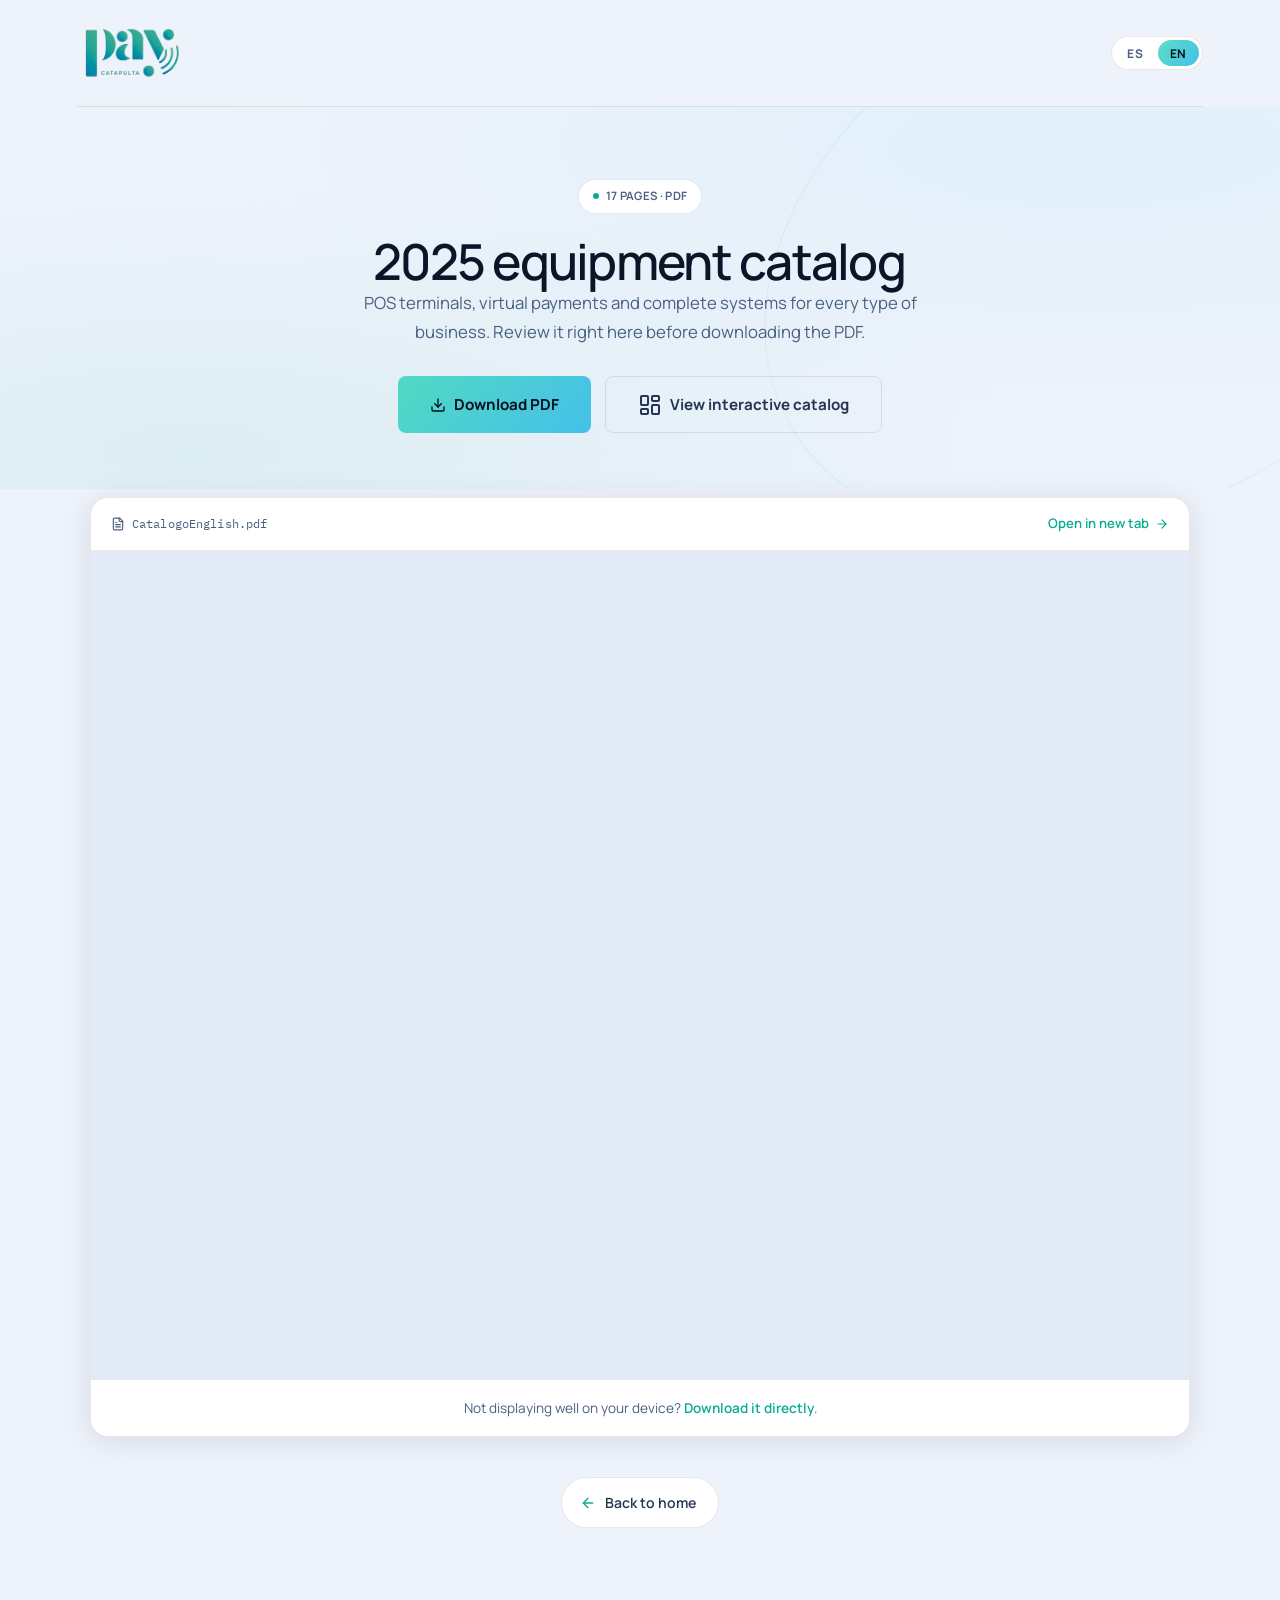
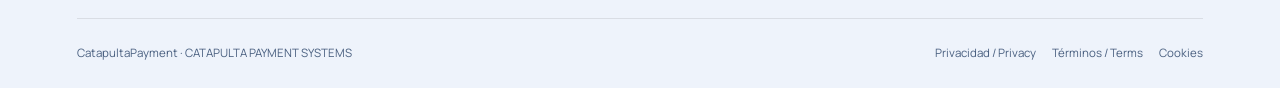
<file: catalogo.html>
<!DOCTYPE html>
<html lang="es" data-theme="light" translate="no">
<head>
  <meta charset="UTF-8" />
  <meta name="google" content="notranslate" />
  <meta name="viewport" content="width=device-width, initial-scale=1" />
  <meta name="robots" content="index, follow, max-image-preview:large" />
  <meta name="description" content="Revisa el catálogo completo de terminales POS, pagos virtuales y equipos de CatapultaPayment antes de descargarlo en PDF." />
  <title>Catálogo de equipos | CatapultaPayment</title>
  <link rel="canonical" href="https://catapultapay.com/catalogo.html" />
  <link rel="icon" href="/favicon.svg" type="image/svg+xml" />
  <meta property="og:type" content="website" />
  <meta property="og:url" content="https://catapultapay.com/catalogo.html" />
  <meta property="og:site_name" content="CatapultaPayment" />
  <meta property="og:title" content="Catálogo de equipos | CatapultaPayment" />
  <meta property="og:description" content="Revisa el catálogo completo de terminales POS, pagos virtuales y equipos de CatapultaPayment antes de descargarlo en PDF." />
  <link rel="stylesheet" href="/core.css?v=70" />
  <link rel="stylesheet" href="/legal.css?v=70" />
  <link rel="stylesheet" href="/catalog-page.css?v=70" />
  <script src="/assets/js/icons.js?v=70" defer></script>
  <script src="/runtime.js?v=70" defer></script>
  <script src="/legal.js?v=70" defer></script>
  <script src="/catalog.js?v=70" defer></script>
</head>
<body class="legal-page catalog-page" data-title-es="Catálogo de equipos" data-title-en="Equipment catalog">
  <header class="legal-header">
    <a href="/" aria-label="CatapultaPayment, inicio" translate="no"><img src="/assets/icons/logo-site.webp" width="108" height="58" alt="CatapultaPayment" /></a>
    <div class="lang-toggle" role="group" aria-label="Idioma / Language"><button class="lang-btn active" data-lang="es" aria-pressed="true" translate="no">ES</button><button class="lang-btn" data-lang="en" aria-pressed="false" translate="no">EN</button></div>
  </header>

  <main id="main">
    <div class="catalog-hero-wrap">
      <div class="catalog-hero">
        <div class="catalog-hero-meta">
          <span data-language="es" translate="no">17 páginas · PDF</span><span data-language="en" hidden translate="no">17 pages · PDF</span>
        </div>
        <article data-language="es">
          <h1 translate="no">Catálogo de equipos 2025</h1>
          <p translate="no">Terminales POS, pagos virtuales y sistemas completos para cada tipo de negocio. Revísalo aquí mismo antes de descargar el PDF.</p>
        </article>
        <article data-language="en" hidden>
          <h1 translate="no">2025 equipment catalog</h1>
          <p translate="no">POS terminals, virtual payments and complete systems for every type of business. Review it right here before downloading the PDF.</p>
        </article>
        <div class="catalog-hero-actions">
          <a class="btn-primary catalog-pdf-link" href="assets/files/CatalogoSpanish.pdf" target="_blank" rel="noopener noreferrer" download translate="no">
            <i data-lucide="download" aria-hidden="true"></i>
            <span data-language="es" translate="no">Descargar PDF</span><span data-language="en" hidden translate="no">Download PDF</span>
          </a>
          <a class="btn-ghost" href="/#catalogo" translate="no">
            <i data-lucide="layout-dashboard" aria-hidden="true"></i>
            <span data-language="es" translate="no">Ver catálogo interactivo</span><span data-language="en" hidden translate="no">View interactive catalog</span>
          </a>
        </div>
      </div>
    </div>

    <section class="catalog-viewer" aria-label="Visor del catálogo en PDF">
      <div class="catalog-viewer-bar">
        <span class="catalog-viewer-name" translate="no"><i data-lucide="file-text" aria-hidden="true"></i><span id="catalogFileName" translate="no">CatalogoSpanish.pdf</span></span>
        <a class="catalog-viewer-open catalog-pdf-link" href="assets/files/CatalogoSpanish.pdf" target="_blank" rel="noopener noreferrer" translate="no">
          <span data-language="es" translate="no">Abrir en pestaña nueva</span><span data-language="en" hidden translate="no">Open in new tab</span>
          <i data-lucide="arrow-right" aria-hidden="true"></i>
        </a>
      </div>
      <div class="catalog-viewer-frame">
        <iframe id="catalogFrame" src="assets/files/CatalogoSpanish.pdf" title="Catálogo de equipos CatapultaPayment"></iframe>
        <div class="catalog-viewer-loading" id="catalogLoading">
          <span class="catalog-viewer-spinner" aria-hidden="true" translate="no"></span>
          <span data-language="es" translate="no">Cargando catálogo…</span><span data-language="en" hidden translate="no">Loading catalog…</span>
        </div>
      </div>
      <p class="catalog-viewer-fallback" translate="no">
        <span data-language="es" translate="no">¿No se muestra bien en tu dispositivo? <a class="catalog-pdf-link" href="assets/files/CatalogoSpanish.pdf" target="_blank" rel="noopener noreferrer" download translate="no">Descárgalo directamente</a>.</span>
        <span data-language="en" hidden translate="no">Not displaying well on your device? <a class="catalog-pdf-link" href="assets/files/CatalogoSpanish.pdf" target="_blank" rel="noopener noreferrer" download translate="no">Download it directly</a>.</span>
      </p>
    </section>

    <div class="catalog-back">
      <a class="legal-home" href="/" translate="no"><i data-lucide="arrow-left" aria-hidden="true"></i><span data-language="es" translate="no">Volver al inicio</span><span data-language="en" hidden translate="no">Back to home</span></a>
    </div>
  </main>

  <footer class="legal-footer"><span translate="no">CatapultaPayment · CATAPULTA PAYMENT SYSTEMS</span><div><a href="/privacy.html" translate="no">Privacidad / Privacy</a><a href="/terms.html" translate="no">Términos / Terms</a><a href="/cookies.html" translate="no">Cookies</a></div></footer>
</body>
</html>
</file>
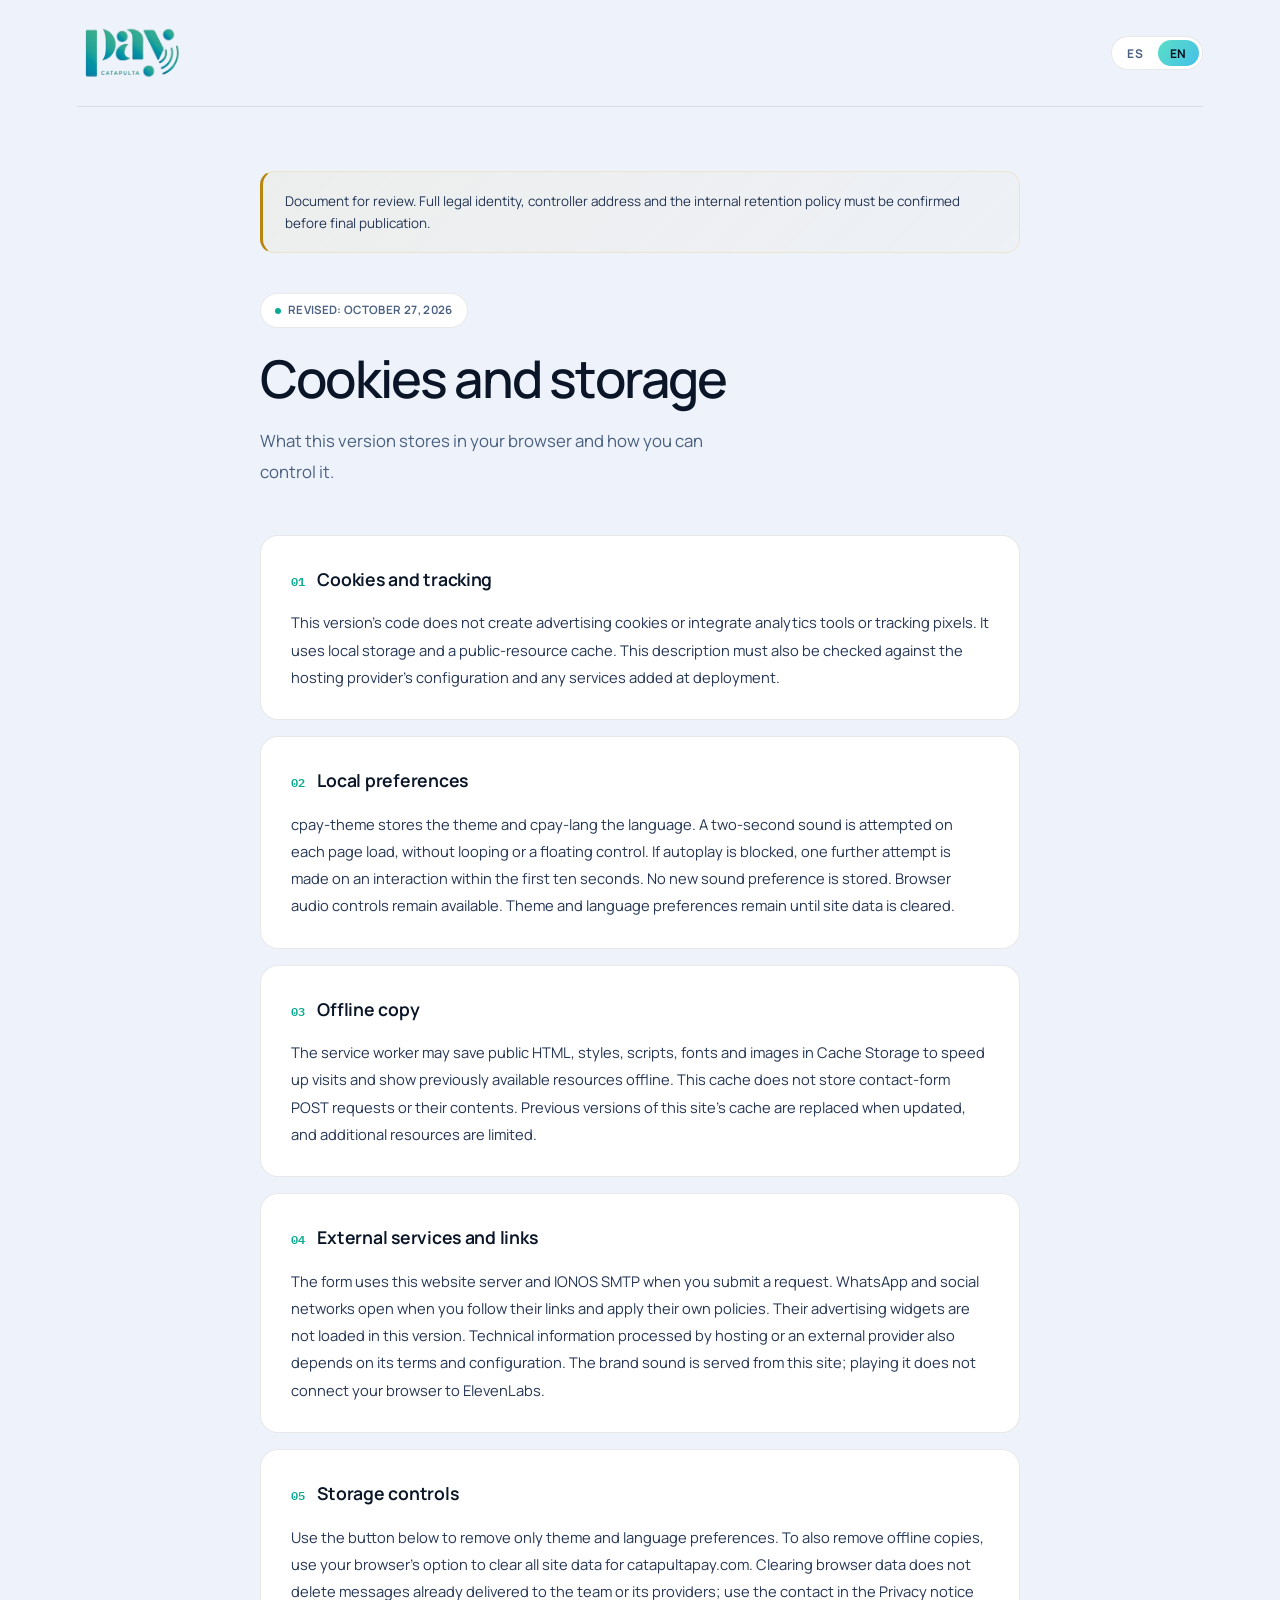
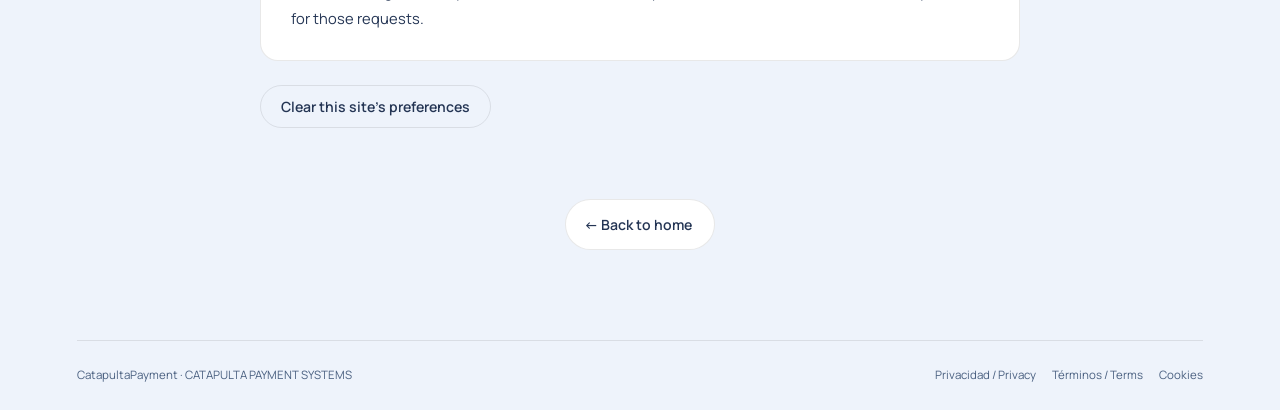
<file: cookies.html>
<!DOCTYPE html>
<html lang="es" data-theme="light" translate="no">
<head>
  <meta charset="UTF-8" />
  <meta name="google" content="notranslate" />
  <meta name="viewport" content="width=device-width, initial-scale=1" />
  <meta name="robots" content="noindex, follow" />
  <meta name="description" content="Qué guarda esta versión en tu navegador y cómo puedes controlarlo." />
  <title>Cookies y almacenamiento | CatapultaPayment</title>
  <link rel="icon" href="/favicon.svg" type="image/svg+xml" />
  <link rel="stylesheet" href="/core.css?v=70" />
  <link rel="stylesheet" href="/legal.css?v=70" />
  <script src="/runtime.js?v=70" defer></script>
  <script src="/legal.js?v=70" defer></script>
</head>
<body class="legal-page" data-title-es="Cookies y almacenamiento" data-title-en="Cookies and storage">
  <header class="legal-header">
    <a href="/" aria-label="CatapultaPayment, inicio" translate="no"><img src="/assets/icons/logo-site.webp" width="108" height="58" alt="CatapultaPayment" /></a>
    <div class="lang-toggle" role="group" aria-label="Idioma / Language"><button class="lang-btn active" data-lang="es" aria-pressed="true" translate="no">ES</button><button class="lang-btn" data-lang="en" aria-pressed="false" translate="no">EN</button></div>
  </header>
  <main class="legal-main">
    <div class="legal-review" role="note"><span data-language="es" translate="no">Documento para revisión. Falta confirmar la identidad legal completa, el domicilio del responsable y la política interna de conservación antes de su publicación definitiva.</span><span data-language="en" hidden translate="no">Document for review. Full legal identity, controller address and the internal retention policy must be confirmed before final publication.</span></div>
    <p class="legal-date" translate="no"><span data-language="es" translate="no">Revisión: 27 de octubre de 2026</span><span data-language="en" hidden translate="no">Revised: October 27, 2026</span></p>
    <article data-language="es"><h1 translate="no">Cookies y almacenamiento</h1><p class="legal-intro" translate="no">Qué guarda esta versión en tu navegador y cómo puedes controlarlo.</p><section><h2 translate="no">Cookies y seguimiento</h2><p translate="no">El código de esta versión no crea cookies de publicidad ni integra herramientas de analítica o píxeles de seguimiento. Utiliza almacenamiento local y una caché de recursos públicos. Esta descripción debe revisarse al publicar para comprobar también la configuración del proveedor de alojamiento y de cualquier servicio que se añada.</p></section>
<section><h2 translate="no">Preferencias locales</h2><p translate="no">cpay-theme guarda el tema y cpay-lang el idioma. Se intenta reproducir un sonido de dos segundos al abrir la página, sin bucle ni control flotante. Si el navegador bloquea autoplay, se intenta una vez más con una interacción durante los primeros diez segundos. No se guarda una preferencia de sonido nueva. Puedes controlar el audio con las opciones de tu navegador. Las preferencias de tema e idioma se conservan hasta que borres los datos del sitio o el navegador los elimine.</p></section>
<section><h2 translate="no">Copia sin conexión</h2><p translate="no">El service worker puede guardar HTML público, estilos, scripts, fuentes e imágenes en Cache Storage para agilizar las visitas y mostrar recursos previamente disponibles sin conexión. Esta caché no guarda las solicitudes POST del formulario ni su contenido. Las versiones anteriores de la caché de este sitio se sustituyen al actualizarse y existe un límite para los recursos adicionales.</p></section>
<section><h2 translate="no">Servicios y enlaces externos</h2><p translate="no">El formulario utiliza el servidor del sitio y el correo SMTP de IONOS cuando solicitas un envío. WhatsApp y las redes sociales se abren al seguir sus enlaces y aplican sus propias políticas. No se cargan sus widgets publicitarios en esta versión. Los datos técnicos que trate el alojamiento o un proveedor externo dependen también de sus condiciones y configuración. El sonido de marca se sirve desde este sitio; reproducirlo no conecta tu navegador con ElevenLabs.</p></section>
<section><h2 translate="no">Cómo controlar el almacenamiento</h2><p translate="no">Puedes borrar únicamente las preferencias de tema e idioma con el botón siguiente. Para eliminar también las copias sin conexión, usa la opción de tu navegador para borrar todos los datos del sitio catapultapay.com. Borrar datos del navegador no elimina los mensajes que ya enviaste al equipo o a sus proveedores; para estos casos utiliza el contacto del Aviso de privacidad.</p></section></article>
    <article data-language="en" hidden><h1 translate="no">Cookies and storage</h1><p class="legal-intro" translate="no">What this version stores in your browser and how you can control it.</p><section><h2 translate="no">Cookies and tracking</h2><p translate="no">This version’s code does not create advertising cookies or integrate analytics tools or tracking pixels. It uses local storage and a public-resource cache. This description must also be checked against the hosting provider’s configuration and any services added at deployment.</p></section>
<section><h2 translate="no">Local preferences</h2><p translate="no">cpay-theme stores the theme and cpay-lang the language. A two-second sound is attempted on each page load, without looping or a floating control. If autoplay is blocked, one further attempt is made on an interaction within the first ten seconds. No new sound preference is stored. Browser audio controls remain available. Theme and language preferences remain until site data is cleared.</p></section>
<section><h2 translate="no">Offline copy</h2><p translate="no">The service worker may save public HTML, styles, scripts, fonts and images in Cache Storage to speed up visits and show previously available resources offline. This cache does not store contact-form POST requests or their contents. Previous versions of this site’s cache are replaced when updated, and additional resources are limited.</p></section>
<section><h2 translate="no">External services and links</h2><p translate="no">The form uses this website server and IONOS SMTP when you submit a request. WhatsApp and social networks open when you follow their links and apply their own policies. Their advertising widgets are not loaded in this version. Technical information processed by hosting or an external provider also depends on its terms and configuration. The brand sound is served from this site; playing it does not connect your browser to ElevenLabs.</p></section>
<section><h2 translate="no">Storage controls</h2><p translate="no">Use the button below to remove only theme and language preferences. To also remove offline copies, use your browser’s option to clear all site data for catapultapay.com. Clearing browser data does not delete messages already delivered to the team or its providers; use the contact in the Privacy notice for those requests.</p></section></article>
    <button id="clearPreferences" class="btn-outline" type="button" translate="no"><span data-language="es" translate="no">Borrar preferencias de este sitio</span><span data-language="en" hidden translate="no">Clear this site’s preferences</span></button><p id="preferenceStatus" role="status" class="legal-status" translate="no"></p>
    <a class="legal-home" href="/" translate="no"><span data-language="es" translate="no">← Volver al inicio</span><span data-language="en" hidden translate="no">← Back to home</span></a>
  </main>
  <footer class="legal-footer"><span translate="no">CatapultaPayment · CATAPULTA PAYMENT SYSTEMS</span><div><a href="/privacy.html" translate="no">Privacidad / Privacy</a><a href="/terms.html" translate="no">Términos / Terms</a><a href="/cookies.html" translate="no">Cookies</a></div></footer>
</body>
</html>
</file>
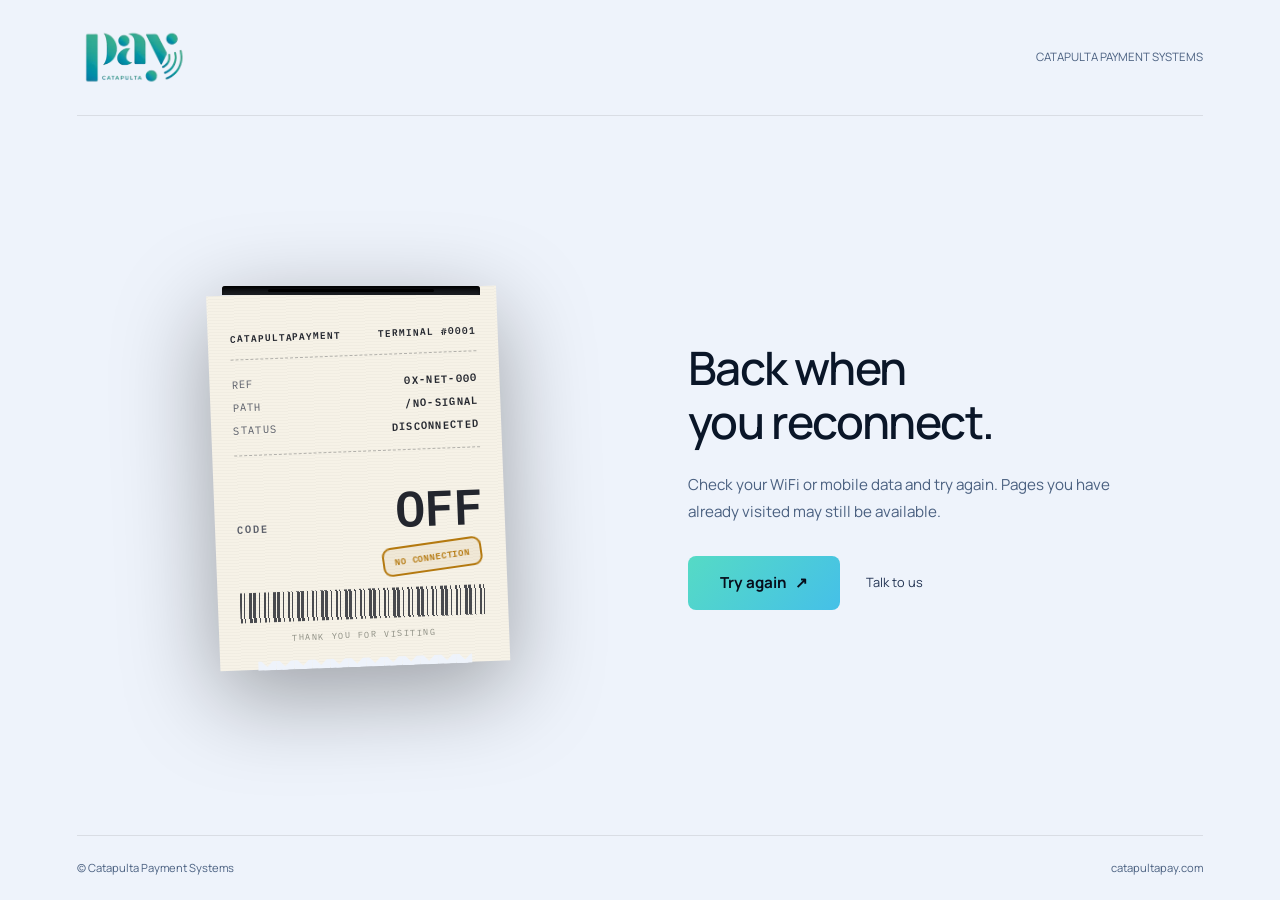
<file: offline.html>
<!DOCTYPE html>
<html lang="es" data-theme="dark" translate="no">
<head>
  <meta charset="UTF-8" />
  <meta name="google" content="notranslate" />
  <meta name="viewport" content="width=device-width, initial-scale=1.0" />
  <meta name="robots" content="noindex, follow" />
  <meta name="theme-color" content="#070E1C" />
  <title>Sin conexión — CatapultaPayment</title>
  <link rel="icon" type="image/svg+xml" href="/favicon.svg" />
  <link rel="preload" href="/assets/fonts/design/manrope.ttf" as="font" type="font/ttf" crossorigin />
  <link rel="stylesheet" href="/core.css?v=70" />
  <link rel="stylesheet" href="/page-state.css?v=70" />
  <script src="/recovery.js?v=70" defer></script>
</head>
<body class="recovery-page" data-error-kind="offline">
  <header class="recovery-header">
    <a href="/" aria-label="CatapultaPayment, inicio" translate="no"><img class="recovery-logo" src="/assets/icons/logo-site.webp" alt="CatapultaPayment" width="112" height="60" /></a>
    <span translate="no">CATAPULTA PAYMENT SYSTEMS</span>
  </header>
  <main class="recovery-main">
    <div class="recovery-art" aria-hidden="true">
      <div class="receipt-frame">
        <div class="receipt-slot"></div>
        <div class="receipt-paper">
          <div class="receipt-brand-row"><span translate="no">CATAPULTAPAYMENT</span><span translate="no">TERMINAL&nbsp;#0001</span></div>
          <div class="receipt-rule"></div>
          <div class="receipt-row"><span translate="no">REF</span><span translate="no">0X-NET-000</span></div>
          <div class="receipt-row"><span class="receipt-label-path" translate="no">RUTA</span><span class="receipt-path-value" translate="no">/SIN-SEÑAL</span></div>
          <div class="receipt-row"><span class="receipt-label-status" translate="no">ESTADO</span><span class="receipt-status-value" translate="no">DESCONECTADO</span></div>
          <div class="receipt-rule"></div>
          <div class="receipt-total"><span class="receipt-label-code" translate="no">CÓDIGO</span><span class="receipt-code" translate="no">OFF</span></div>
          <div class="receipt-stamp-row"><span class="receipt-stamp" translate="no">SIN CONEXIÓN</span></div>
          <div class="receipt-barcode"></div>
          <span class="receipt-foot" translate="no">GRACIAS POR SU VISITA</span>
          <div class="receipt-tear"></div>
        </div>
      </div>
    </div>
    <div class="recovery-copy">
      <h1 translate="no">Volvemos cuando tú te conectes.</h1>
      <p translate="no">Parece que no hay conexión a internet. Revisa tu WiFi o tus datos e inténtalo de nuevo. Las páginas que ya visitaste pueden seguir disponibles.</p>
      <div class="recovery-actions">
        <a class="btn-primary recovery-primary" href="/" translate="no">Intentar de nuevo <span aria-hidden="true" translate="no">↗</span></a>
        <a class="recovery-help" href="mailto:info@catapultapay.com" translate="no">Hablar con nosotros</a>
      </div>
    </div>
  </main>
  <footer class="recovery-footer"><span translate="no">© Catapulta Payment Systems</span><a href="/" translate="no">catapultapay.com</a></footer>
</body>
</html>
</file>
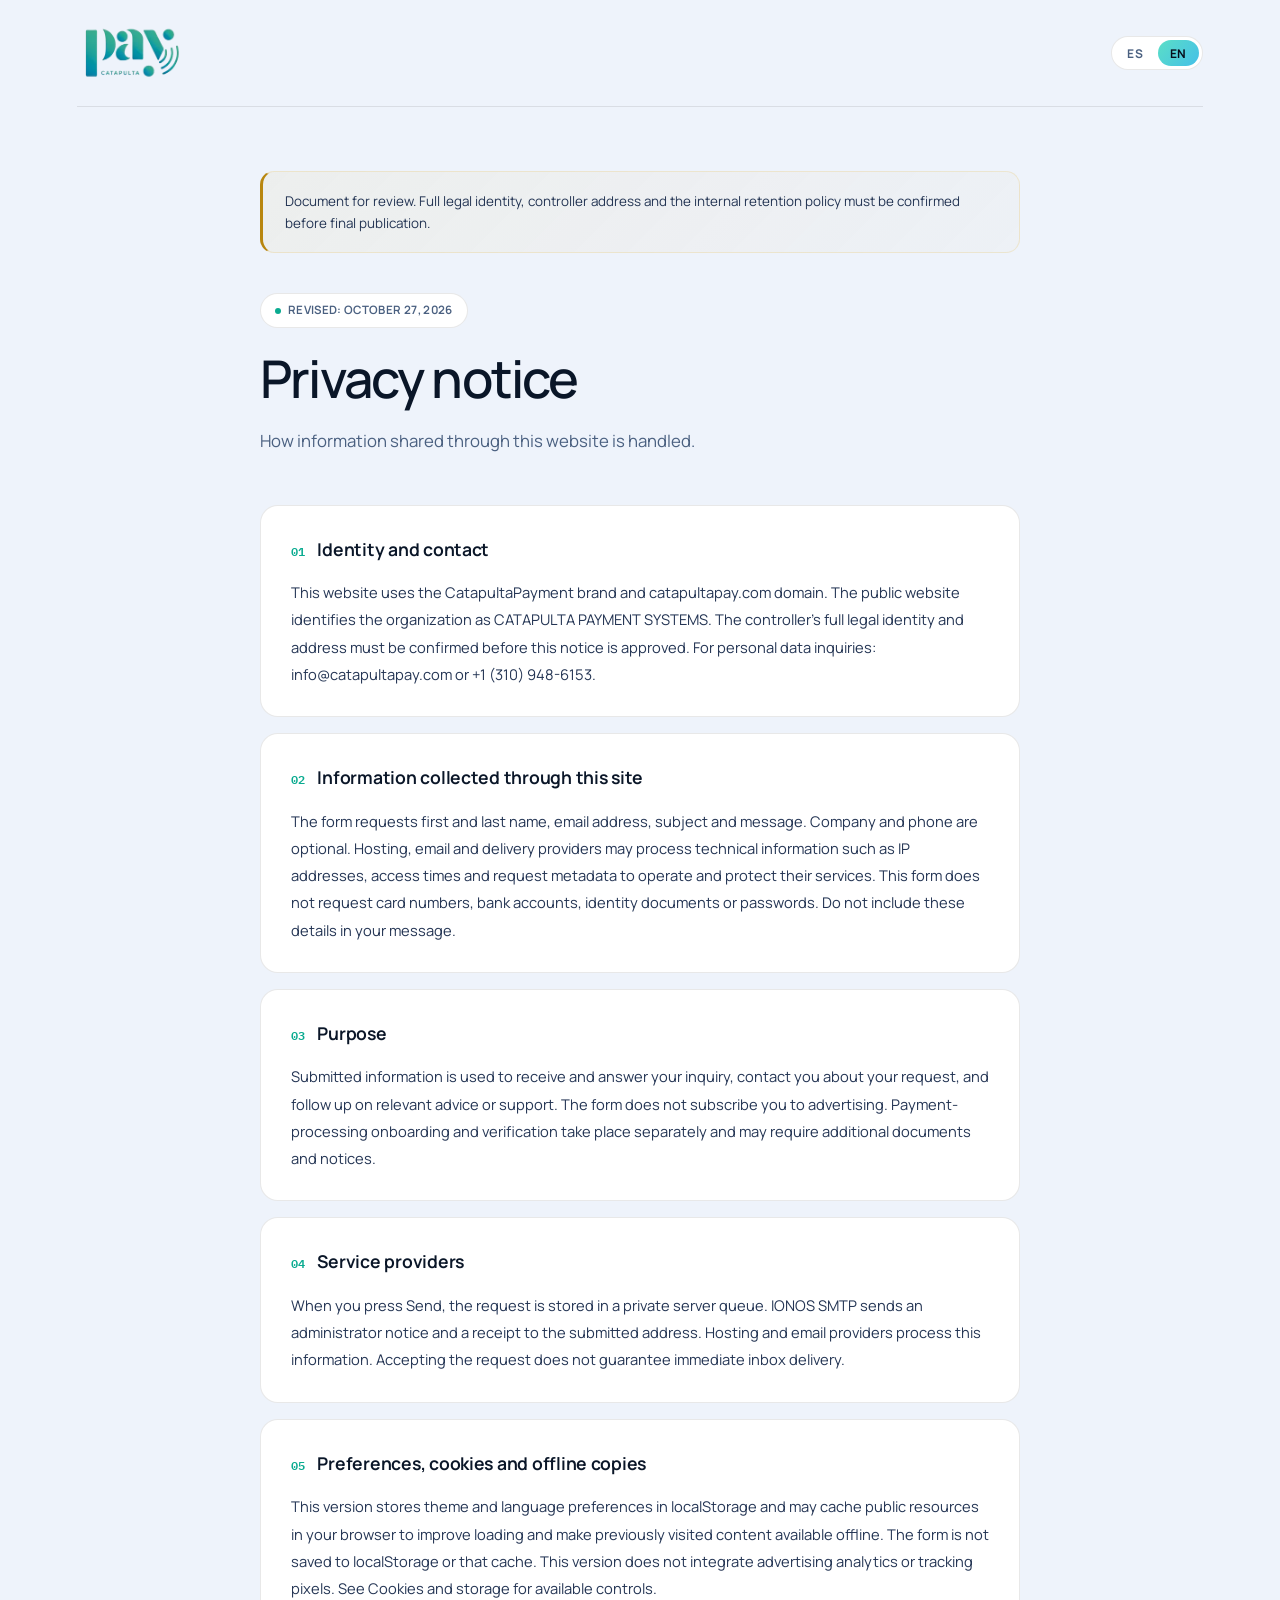
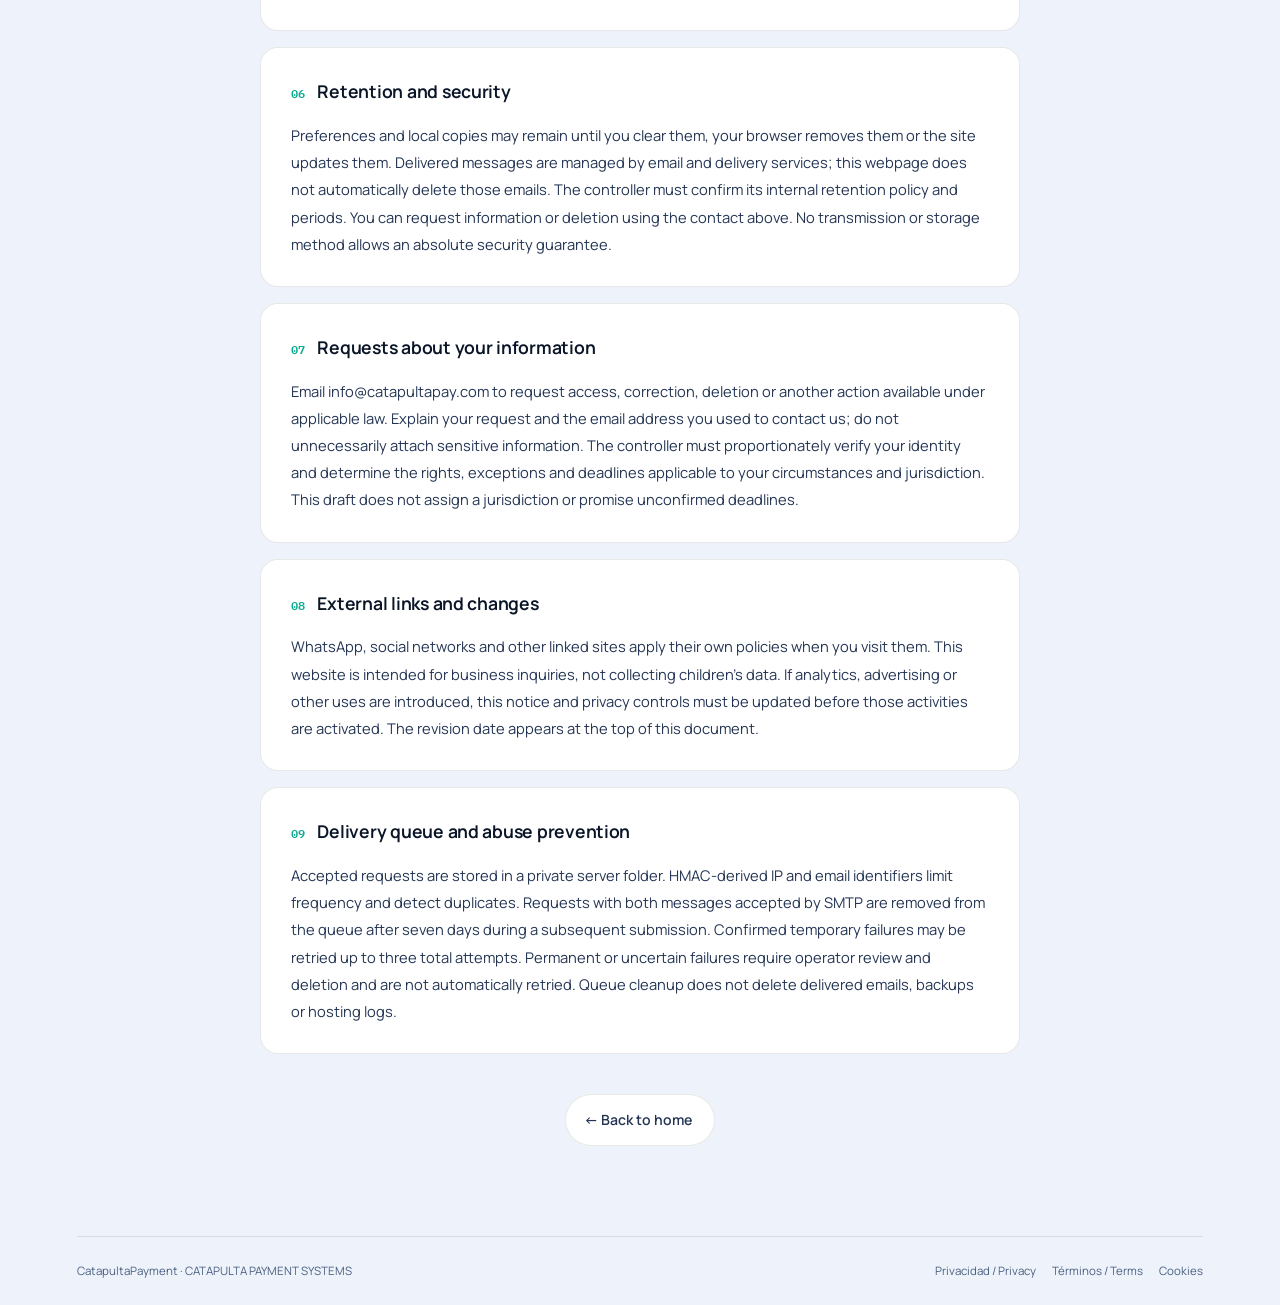
<file: privacy.html>
<!DOCTYPE html>
<html lang="es" data-theme="light" translate="no">
<head>
  <meta charset="UTF-8" />
  <meta name="google" content="notranslate" />
  <meta name="viewport" content="width=device-width, initial-scale=1" />
  <meta name="robots" content="noindex, follow" />
  <meta name="description" content="Cómo se utiliza la información que compartes a través de este sitio." />
  <title>Aviso de privacidad | CatapultaPayment</title>
  <link rel="icon" href="/favicon.svg" type="image/svg+xml" />
  <link rel="stylesheet" href="/core.css?v=70" />
  <link rel="stylesheet" href="/legal.css?v=70" />
  <script src="/runtime.js?v=70" defer></script>
  <script src="/legal.js?v=70" defer></script>
</head>
<body class="legal-page" data-title-es="Aviso de privacidad" data-title-en="Privacy notice">
  <header class="legal-header">
    <a href="/" aria-label="CatapultaPayment, inicio" translate="no"><img src="/assets/icons/logo-site.webp" width="108" height="58" alt="CatapultaPayment" /></a>
    <div class="lang-toggle" role="group" aria-label="Idioma / Language"><button class="lang-btn active" data-lang="es" aria-pressed="true" translate="no">ES</button><button class="lang-btn" data-lang="en" aria-pressed="false" translate="no">EN</button></div>
  </header>
  <main class="legal-main">
    <div class="legal-review" role="note"><span data-language="es" translate="no">Documento para revisión. Falta confirmar la identidad legal completa, el domicilio del responsable y la política interna de conservación antes de su publicación definitiva.</span><span data-language="en" hidden translate="no">Document for review. Full legal identity, controller address and the internal retention policy must be confirmed before final publication.</span></div>
    <p class="legal-date" translate="no"><span data-language="es" translate="no">Revisión: 27 de octubre de 2026</span><span data-language="en" hidden translate="no">Revised: October 27, 2026</span></p>
    <article data-language="es"><h1 translate="no">Aviso de privacidad</h1><p class="legal-intro" translate="no">Cómo se utiliza la información que compartes a través de este sitio.</p><section><h2 translate="no">Identificación y contacto</h2><p translate="no">Este sitio utiliza la marca CatapultaPayment y el dominio catapultapay.com. En el sitio público la organización se identifica como CATAPULTA PAYMENT SYSTEMS. El domicilio y la denominación legal completa del responsable deben confirmarse antes de aprobar este aviso. Para consultas sobre datos personales: info@catapultapay.com o +1 (310) 948-6153.</p></section>
<section><h2 translate="no">Información que recoge el sitio</h2><p translate="no">El formulario solicita nombre, apellido, correo electrónico, asunto y mensaje; empresa y teléfono son opcionales. Los proveedores de alojamiento, correo y envío pueden procesar datos técnicos como dirección IP, fecha de acceso y metadatos de las solicitudes para prestar y proteger sus servicios. Este formulario no solicita tarjetas, cuentas bancarias, documentos de identidad ni contraseñas. No incluyas estos datos en el mensaje.</p></section>
<section><h2 translate="no">Para qué se utiliza</h2><p translate="no">La información enviada permite recibir y responder tu consulta, contactarte sobre lo que solicitas y dar seguimiento a la asesoría o soporte correspondiente. El formulario no incorpora una suscripción a publicidad. Las contrataciones y verificaciones de un servicio de procesamiento de pagos se realizan por separado y pueden requerir documentos y avisos adicionales.</p></section>
<section><h2 translate="no">Proveedores que intervienen</h2><p translate="no">Al pulsar Enviar, la solicitud se transmite al servidor del sitio y se guarda en una cola privada para enviar por SMTP de IONOS un aviso a los administradores y una confirmación a la dirección indicada. El alojamiento y el proveedor de correo intervienen en este proceso. La recepción del formulario no garantiza entrega inmediata en la bandeja del destinatario.</p></section>
<section><h2 translate="no">Preferencias, cookies y copia sin conexión</h2><p translate="no">El código de esta versión guarda únicamente preferencias de tema e idioma en localStorage y puede conservar recursos públicos en la caché del navegador para acelerar la carga y ofrecer contenido previamente visitado sin conexión. El formulario no se guarda en localStorage ni en esa caché. Esta versión no integra analítica publicitaria ni píxeles de seguimiento. Consulta Cookies y almacenamiento para conocer los controles disponibles.</p></section>
<section><h2 translate="no">Conservación y seguridad</h2><p translate="no">Las preferencias y copias locales pueden permanecer hasta que las borres, el navegador las elimine o el sitio las actualice. Los mensajes entregados se gestionan en los servicios de correo y envío: no existe un borrado automático de esos correos desde esta página. La política y los plazos internos de conservación deben ser confirmados por el responsable. Puedes solicitar información o eliminación mediante el contacto indicado. Ningún medio de transmisión o almacenamiento permite prometer seguridad absoluta.</p></section>
<section><h2 translate="no">Solicitudes sobre tus datos</h2><p translate="no">Puedes escribir a info@catapultapay.com para solicitar acceso, corrección, eliminación u otra actuación reconocida por la normativa aplicable. Explica tu solicitud y el correo que usaste para contactar; no adjuntes información sensible de forma innecesaria. El responsable deberá verificar de forma proporcional tu identidad y determinar los derechos, excepciones y plazos que correspondan a tu caso y jurisdicción. Este borrador no atribuye una jurisdicción ni promete plazos no confirmados.</p></section>
<section><h2 translate="no">Enlaces externos y cambios</h2><p translate="no">WhatsApp, redes sociales y otros sitios enlazados aplican sus propias políticas cuando los visitas. El sitio está orientado a consultas de negocios, no a recopilar datos de menores. Si se incorpora analítica, publicidad u otros usos, este aviso y los controles de privacidad deberán actualizarse antes de activar esos tratamientos. La fecha de revisión figura al inicio del documento.</p></section>
<section><h2 translate="no">Cola de envío y prevención de abuso</h2><p translate="no">Las solicitudes aceptadas se guardan en una carpeta privada del servidor. Se utilizan identificadores derivados mediante HMAC de la IP y del correo para limitar frecuencia y detectar duplicados. Las solicitudes con ambos correos confirmados por SMTP se eliminan de la cola pasados siete días durante una nueva recepción. Los fallos temporales confirmados pueden reintentarse hasta tres intentos totales. Los rechazos permanentes o de resultado incierto requieren revisión y eliminación por el responsable; no se reenvían automáticamente. Esta limpieza no elimina correos ya entregados, respaldos ni registros del alojamiento.</p></section></article>
    <article data-language="en" hidden><h1 translate="no">Privacy notice</h1><p class="legal-intro" translate="no">How information shared through this website is handled.</p><section><h2 translate="no">Identity and contact</h2><p translate="no">This website uses the CatapultaPayment brand and catapultapay.com domain. The public website identifies the organization as CATAPULTA PAYMENT SYSTEMS. The controller’s full legal identity and address must be confirmed before this notice is approved. For personal data inquiries: info@catapultapay.com or +1 (310) 948-6153.</p></section>
<section><h2 translate="no">Information collected through this site</h2><p translate="no">The form requests first and last name, email address, subject and message. Company and phone are optional. Hosting, email and delivery providers may process technical information such as IP addresses, access times and request metadata to operate and protect their services. This form does not request card numbers, bank accounts, identity documents or passwords. Do not include these details in your message.</p></section>
<section><h2 translate="no">Purpose</h2><p translate="no">Submitted information is used to receive and answer your inquiry, contact you about your request, and follow up on relevant advice or support. The form does not subscribe you to advertising. Payment-processing onboarding and verification take place separately and may require additional documents and notices.</p></section>
<section><h2 translate="no">Service providers</h2><p translate="no">When you press Send, the request is stored in a private server queue. IONOS SMTP sends an administrator notice and a receipt to the submitted address. Hosting and email providers process this information. Accepting the request does not guarantee immediate inbox delivery.</p></section>
<section><h2 translate="no">Preferences, cookies and offline copies</h2><p translate="no">This version stores theme and language preferences in localStorage and may cache public resources in your browser to improve loading and make previously visited content available offline. The form is not saved to localStorage or that cache. This version does not integrate advertising analytics or tracking pixels. See Cookies and storage for available controls.</p></section>
<section><h2 translate="no">Retention and security</h2><p translate="no">Preferences and local copies may remain until you clear them, your browser removes them or the site updates them. Delivered messages are managed by email and delivery services; this webpage does not automatically delete those emails. The controller must confirm its internal retention policy and periods. You can request information or deletion using the contact above. No transmission or storage method allows an absolute security guarantee.</p></section>
<section><h2 translate="no">Requests about your information</h2><p translate="no">Email info@catapultapay.com to request access, correction, deletion or another action available under applicable law. Explain your request and the email address you used to contact us; do not unnecessarily attach sensitive information. The controller must proportionately verify your identity and determine the rights, exceptions and deadlines applicable to your circumstances and jurisdiction. This draft does not assign a jurisdiction or promise unconfirmed deadlines.</p></section>
<section><h2 translate="no">External links and changes</h2><p translate="no">WhatsApp, social networks and other linked sites apply their own policies when you visit them. This website is intended for business inquiries, not collecting children’s data. If analytics, advertising or other uses are introduced, this notice and privacy controls must be updated before those activities are activated. The revision date appears at the top of this document.</p></section>
<section><h2 translate="no">Delivery queue and abuse prevention</h2><p translate="no">Accepted requests are stored in a private server folder. HMAC-derived IP and email identifiers limit frequency and detect duplicates. Requests with both messages accepted by SMTP are removed from the queue after seven days during a subsequent submission. Confirmed temporary failures may be retried up to three total attempts. Permanent or uncertain failures require operator review and deletion and are not automatically retried. Queue cleanup does not delete delivered emails, backups or hosting logs.</p></section></article>
    
    <a class="legal-home" href="/" translate="no"><span data-language="es" translate="no">← Volver al inicio</span><span data-language="en" hidden translate="no">← Back to home</span></a>
  </main>
  <footer class="legal-footer"><span translate="no">CatapultaPayment · CATAPULTA PAYMENT SYSTEMS</span><div><a href="/privacy.html" translate="no">Privacidad / Privacy</a><a href="/terms.html" translate="no">Términos / Terms</a><a href="/cookies.html" translate="no">Cookies</a></div></footer>
</body>
</html>
</file>
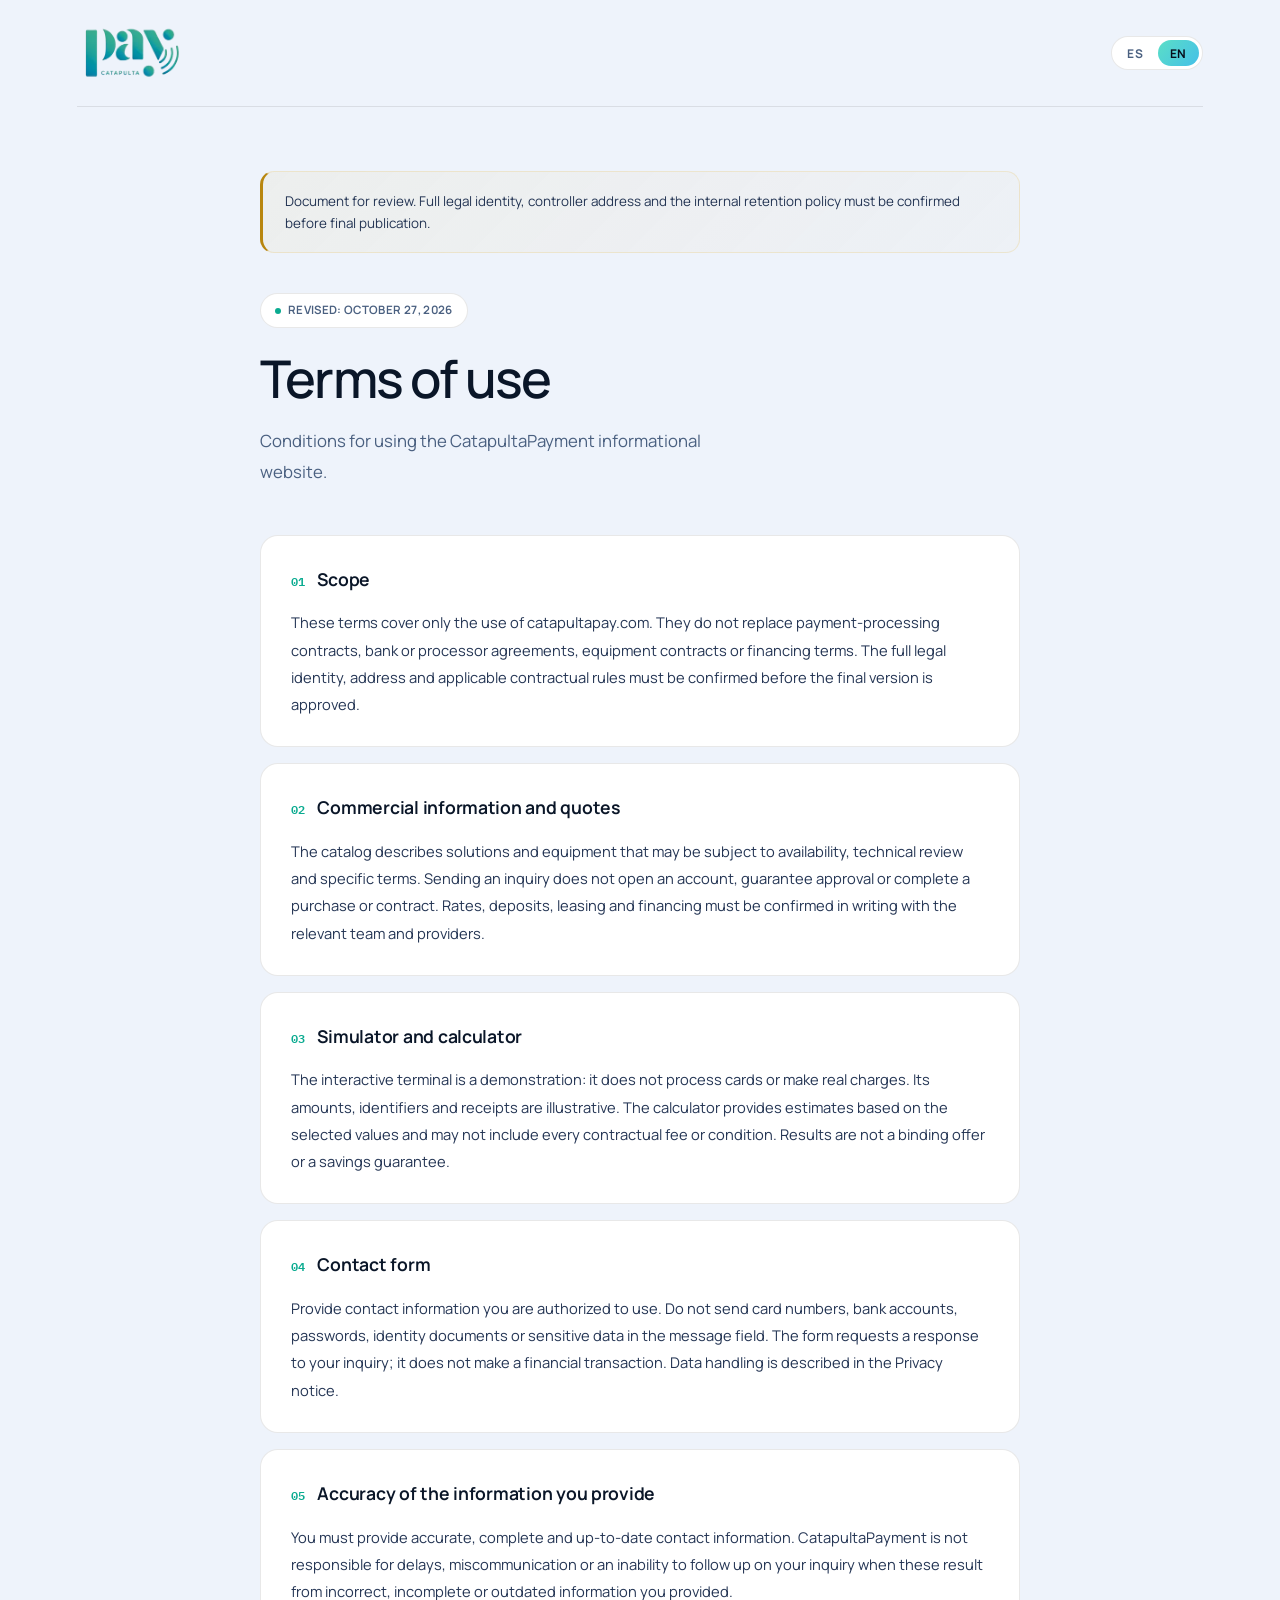
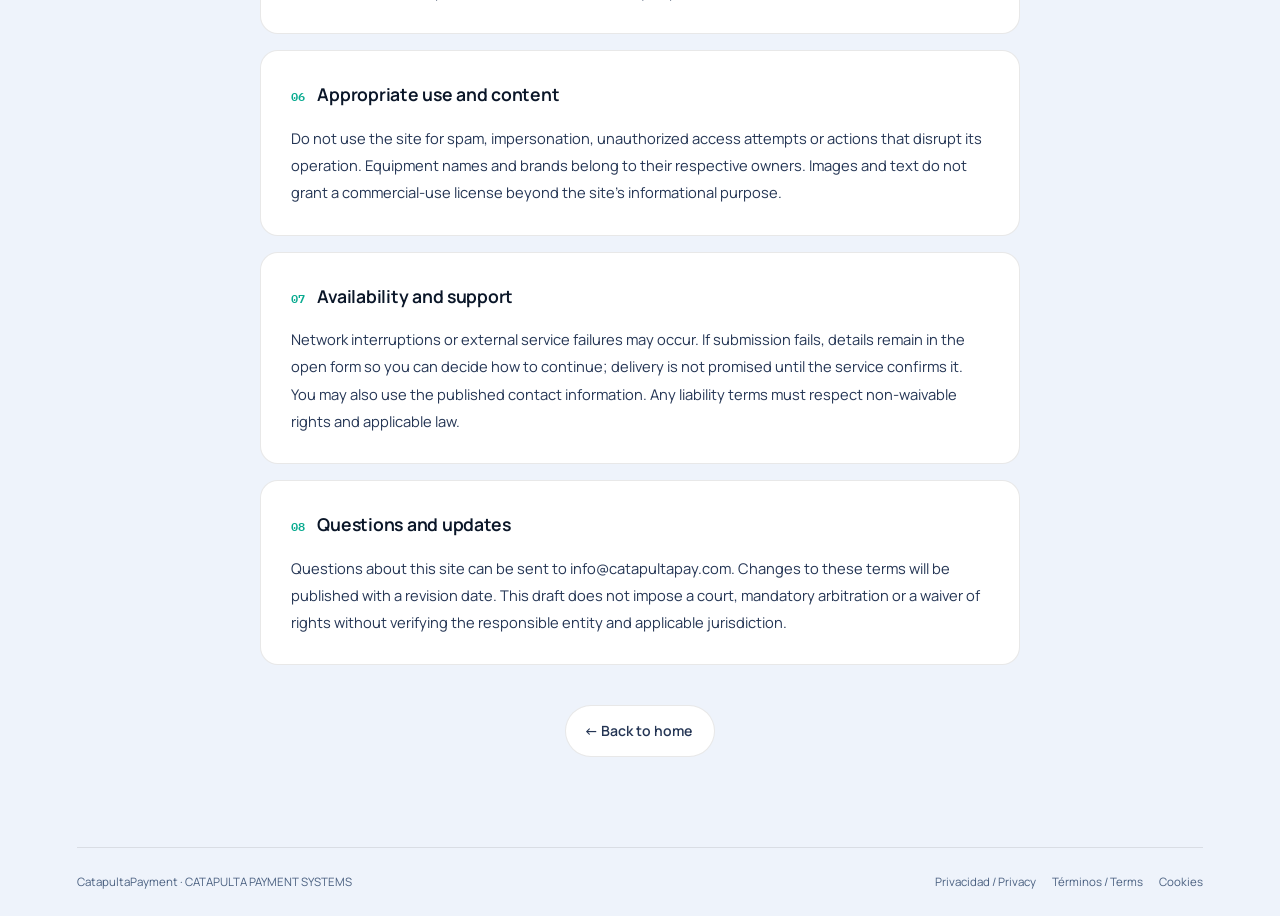
<file: terms.html>
<!DOCTYPE html>
<html lang="es" data-theme="light" translate="no">
<head>
  <meta charset="UTF-8" />
  <meta name="google" content="notranslate" />
  <meta name="viewport" content="width=device-width, initial-scale=1" />
  <meta name="robots" content="noindex, follow" />
  <meta name="description" content="Condiciones para utilizar el sitio informativo de CatapultaPayment." />
  <title>Términos de uso | CatapultaPayment</title>
  <link rel="icon" href="/favicon.svg" type="image/svg+xml" />
  <link rel="stylesheet" href="/core.css?v=70" />
  <link rel="stylesheet" href="/legal.css?v=70" />
  <script src="/runtime.js?v=70" defer></script>
  <script src="/legal.js?v=70" defer></script>
</head>
<body class="legal-page" data-title-es="Términos de uso" data-title-en="Terms of use">
  <header class="legal-header">
    <a href="/" aria-label="CatapultaPayment, inicio" translate="no"><img src="/assets/icons/logo-site.webp" width="108" height="58" alt="CatapultaPayment" /></a>
    <div class="lang-toggle" role="group" aria-label="Idioma / Language"><button class="lang-btn active" data-lang="es" aria-pressed="true" translate="no">ES</button><button class="lang-btn" data-lang="en" aria-pressed="false" translate="no">EN</button></div>
  </header>
  <main class="legal-main">
    <div class="legal-review" role="note"><span data-language="es" translate="no">Documento para revisión. Falta confirmar la identidad legal completa, el domicilio del responsable y la política interna de conservación antes de su publicación definitiva.</span><span data-language="en" hidden translate="no">Document for review. Full legal identity, controller address and the internal retention policy must be confirmed before final publication.</span></div>
    <p class="legal-date" translate="no"><span data-language="es" translate="no">Revisión: 27 de octubre de 2026</span><span data-language="en" hidden translate="no">Revised: October 27, 2026</span></p>
    <article data-language="es"><h1 translate="no">Términos de uso</h1><p class="legal-intro" translate="no">Condiciones para utilizar el sitio informativo de CatapultaPayment.</p><section><h2 translate="no">Alcance de este documento</h2><p translate="no">Estos términos se refieren únicamente al uso del sitio catapultapay.com. No sustituyen contratos de procesamiento, acuerdos con bancos o procesadoras, contratos de equipo ni condiciones de financiación. La identidad legal completa, domicilio y normativa contractual aplicable deben confirmarse antes de aprobar la versión final.</p></section>
<section><h2 translate="no">Información comercial y cotizaciones</h2><p translate="no">El catálogo describe soluciones y equipos que pueden estar sujetos a disponibilidad, revisión técnica y condiciones particulares. El envío de una consulta no abre una cuenta, no garantiza aprobación y no formaliza una compra o contrato. Tarifas, depósitos, arrendamiento y financiación deben confirmarse por escrito con el equipo y los proveedores correspondientes.</p></section>
<section><h2 translate="no">Simulador y calculadora</h2><p translate="no">La terminal interactiva es una demostración: no procesa tarjetas ni realiza cargos reales. Sus montos, identificadores y tickets son ilustrativos. La calculadora ofrece estimaciones basadas en los valores seleccionados y no incorpora necesariamente todos los cargos o condiciones de un contrato. Sus resultados no constituyen una oferta vinculante ni una garantía de ahorro.</p></section>
<section><h2 translate="no">Uso del formulario</h2><p translate="no">Proporciona información de contacto que tengas autorización para utilizar. No envíes números de tarjeta, cuentas bancarias, contraseñas, documentos de identidad ni datos sensibles mediante el campo de mensaje. El formulario permite solicitar una respuesta sobre tu consulta, no realizar una transacción financiera. El tratamiento de datos se explica en el Aviso de privacidad.</p></section>
<section><h2 translate="no">Exactitud de la información que proporcionas</h2><p translate="no">Debes proporcionar datos de contacto veraces, completos y actualizados. CatapultaPayment no es responsable de retrasos, errores de contacto o la imposibilidad de darte seguimiento cuando se deban a información incorrecta, incompleta o desactualizada que hayas proporcionado.</p></section>
<section><h2 translate="no">Uso adecuado y contenido</h2><p translate="no">No utilices el sitio para spam, suplantación, intentos de acceso no autorizado ni acciones que afecten su funcionamiento. Los nombres y marcas de equipos pertenecen a sus respectivos titulares. Las imágenes y textos no conceden una licencia de uso comercial ajeno al propósito informativo del sitio.</p></section>
<section><h2 translate="no">Disponibilidad y atención</h2><p translate="no">Pueden producirse interrupciones de red o fallos de servicios externos. Si un envío falla, la página conserva los datos en el formulario abierto para que decidas cómo continuar; no promete entrega hasta que el servicio confirma el envío. También puedes usar los datos de contacto publicados. Cualquier condición de responsabilidad debe interpretarse respetando los derechos irrenunciables y la normativa aplicable.</p></section>
<section><h2 translate="no">Consultas y actualizaciones</h2><p translate="no">Las preguntas sobre este sitio pueden dirigirse a info@catapultapay.com. Los cambios en estas condiciones se publicarán con su fecha de revisión. No se establece en este borrador un tribunal, arbitraje obligatorio o renuncia a derechos sin verificar la entidad responsable y la jurisdicción aplicable.</p></section></article>
    <article data-language="en" hidden><h1 translate="no">Terms of use</h1><p class="legal-intro" translate="no">Conditions for using the CatapultaPayment informational website.</p><section><h2 translate="no">Scope</h2><p translate="no">These terms cover only the use of catapultapay.com. They do not replace payment-processing contracts, bank or processor agreements, equipment contracts or financing terms. The full legal identity, address and applicable contractual rules must be confirmed before the final version is approved.</p></section>
<section><h2 translate="no">Commercial information and quotes</h2><p translate="no">The catalog describes solutions and equipment that may be subject to availability, technical review and specific terms. Sending an inquiry does not open an account, guarantee approval or complete a purchase or contract. Rates, deposits, leasing and financing must be confirmed in writing with the relevant team and providers.</p></section>
<section><h2 translate="no">Simulator and calculator</h2><p translate="no">The interactive terminal is a demonstration: it does not process cards or make real charges. Its amounts, identifiers and receipts are illustrative. The calculator provides estimates based on the selected values and may not include every contractual fee or condition. Results are not a binding offer or a savings guarantee.</p></section>
<section><h2 translate="no">Contact form</h2><p translate="no">Provide contact information you are authorized to use. Do not send card numbers, bank accounts, passwords, identity documents or sensitive data in the message field. The form requests a response to your inquiry; it does not make a financial transaction. Data handling is described in the Privacy notice.</p></section>
<section><h2 translate="no">Accuracy of the information you provide</h2><p translate="no">You must provide accurate, complete and up-to-date contact information. CatapultaPayment is not responsible for delays, miscommunication or an inability to follow up on your inquiry when these result from incorrect, incomplete or outdated information you provided.</p></section>
<section><h2 translate="no">Appropriate use and content</h2><p translate="no">Do not use the site for spam, impersonation, unauthorized access attempts or actions that disrupt its operation. Equipment names and brands belong to their respective owners. Images and text do not grant a commercial-use license beyond the site’s informational purpose.</p></section>
<section><h2 translate="no">Availability and support</h2><p translate="no">Network interruptions or external service failures may occur. If submission fails, details remain in the open form so you can decide how to continue; delivery is not promised until the service confirms it. You may also use the published contact information. Any liability terms must respect non-waivable rights and applicable law.</p></section>
<section><h2 translate="no">Questions and updates</h2><p translate="no">Questions about this site can be sent to info@catapultapay.com. Changes to these terms will be published with a revision date. This draft does not impose a court, mandatory arbitration or a waiver of rights without verifying the responsible entity and applicable jurisdiction.</p></section></article>
    
    <a class="legal-home" href="/" translate="no"><span data-language="es" translate="no">← Volver al inicio</span><span data-language="en" hidden translate="no">← Back to home</span></a>
  </main>
  <footer class="legal-footer"><span translate="no">CatapultaPayment · CATAPULTA PAYMENT SYSTEMS</span><div><a href="/privacy.html" translate="no">Privacidad / Privacy</a><a href="/terms.html" translate="no">Términos / Terms</a><a href="/cookies.html" translate="no">Cookies</a></div></footer>
</body>
</html>
</file>
<file: assets/css/terminal-icons.css>
/* Lucide v0.469.0 SVG paths, ISC license. Generated by tools/build-icons.cjs. */
.ti{display:inline-flex;width:1em;height:1em;vertical-align:-.125em;flex-shrink:0}.ti::before{content:"";display:block;width:1em;height:1em;background:currentColor;-webkit-mask:var(--terminal-icon) center/contain no-repeat;mask:var(--terminal-icon) center/contain no-repeat}
.ti-credit-card{--terminal-icon:url("data:image/svg+xml,%3Csvg%20xmlns%3D%22http%3A%2F%2Fwww.w3.org%2F2000%2Fsvg%22%20width%3D%2224%22%20height%3D%2224%22%20viewBox%3D%220%200%2024%2024%22%20fill%3D%22none%22%20stroke%3D%22currentColor%22%20stroke-width%3D%222%22%20stroke-linecap%3D%22round%22%20stroke-linejoin%3D%22round%22%3E%3Crect%20width%3D%2220%22%20height%3D%2214%22%20x%3D%222%22%20y%3D%225%22%20rx%3D%222%22%3E%3C%2Frect%3E%3Cline%20x1%3D%222%22%20x2%3D%2222%22%20y1%3D%2210%22%20y2%3D%2210%22%3E%3C%2Fline%3E%3C%2Fsvg%3E")}
.ti-wifi{--terminal-icon:url("data:image/svg+xml,%3Csvg%20xmlns%3D%22http%3A%2F%2Fwww.w3.org%2F2000%2Fsvg%22%20width%3D%2224%22%20height%3D%2224%22%20viewBox%3D%220%200%2024%2024%22%20fill%3D%22none%22%20stroke%3D%22currentColor%22%20stroke-width%3D%222%22%20stroke-linecap%3D%22round%22%20stroke-linejoin%3D%22round%22%3E%3Cpath%20d%3D%22M12%2020h.01%22%3E%3C%2Fpath%3E%3Cpath%20d%3D%22M2%208.82a15%2015%200%200%201%2020%200%22%3E%3C%2Fpath%3E%3Cpath%20d%3D%22M5%2012.859a10%2010%200%200%201%2014%200%22%3E%3C%2Fpath%3E%3Cpath%20d%3D%22M8.5%2016.429a5%205%200%200%201%207%200%22%3E%3C%2Fpath%3E%3C%2Fsvg%3E")}
.ti-arrows-right-left{--terminal-icon:url("data:image/svg+xml,%3Csvg%20xmlns%3D%22http%3A%2F%2Fwww.w3.org%2F2000%2Fsvg%22%20width%3D%2224%22%20height%3D%2224%22%20viewBox%3D%220%200%2024%2024%22%20fill%3D%22none%22%20stroke%3D%22currentColor%22%20stroke-width%3D%222%22%20stroke-linecap%3D%22round%22%20stroke-linejoin%3D%22round%22%3E%3Cpath%20d%3D%22m16%203%204%204-4%204%22%3E%3C%2Fpath%3E%3Cpath%20d%3D%22M20%207H4%22%3E%3C%2Fpath%3E%3Cpath%20d%3D%22m8%2021-4-4%204-4%22%3E%3C%2Fpath%3E%3Cpath%20d%3D%22M4%2017h16%22%3E%3C%2Fpath%3E%3C%2Fsvg%3E")}
.ti-circle-check{--terminal-icon:url("data:image/svg+xml,%3Csvg%20xmlns%3D%22http%3A%2F%2Fwww.w3.org%2F2000%2Fsvg%22%20width%3D%2224%22%20height%3D%2224%22%20viewBox%3D%220%200%2024%2024%22%20fill%3D%22none%22%20stroke%3D%22currentColor%22%20stroke-width%3D%222%22%20stroke-linecap%3D%22round%22%20stroke-linejoin%3D%22round%22%3E%3Ccircle%20cx%3D%2212%22%20cy%3D%2212%22%20r%3D%2210%22%3E%3C%2Fcircle%3E%3Cpath%20d%3D%22m9%2012%202%202%204-4%22%3E%3C%2Fpath%3E%3C%2Fsvg%3E")}
.ti-check{--terminal-icon:url("data:image/svg+xml,%3Csvg%20xmlns%3D%22http%3A%2F%2Fwww.w3.org%2F2000%2Fsvg%22%20width%3D%2224%22%20height%3D%2224%22%20viewBox%3D%220%200%2024%2024%22%20fill%3D%22none%22%20stroke%3D%22currentColor%22%20stroke-width%3D%222%22%20stroke-linecap%3D%22round%22%20stroke-linejoin%3D%22round%22%3E%3Cpath%20d%3D%22M20%206%209%2017l-5-5%22%3E%3C%2Fpath%3E%3C%2Fsvg%3E")}
.ti-rotate{--terminal-icon:url("data:image/svg+xml,%3Csvg%20xmlns%3D%22http%3A%2F%2Fwww.w3.org%2F2000%2Fsvg%22%20width%3D%2224%22%20height%3D%2224%22%20viewBox%3D%220%200%2024%2024%22%20fill%3D%22none%22%20stroke%3D%22currentColor%22%20stroke-width%3D%222%22%20stroke-linecap%3D%22round%22%20stroke-linejoin%3D%22round%22%3E%3Cpath%20d%3D%22M3%2012a9%209%200%201%200%209-9%209.75%209.75%200%200%200-6.74%202.74L3%208%22%3E%3C%2Fpath%3E%3Cpath%20d%3D%22M3%203v5h5%22%3E%3C%2Fpath%3E%3C%2Fsvg%3E")}
.ti-bolt{--terminal-icon:url("data:image/svg+xml,%3Csvg%20xmlns%3D%22http%3A%2F%2Fwww.w3.org%2F2000%2Fsvg%22%20width%3D%2224%22%20height%3D%2224%22%20viewBox%3D%220%200%2024%2024%22%20fill%3D%22none%22%20stroke%3D%22currentColor%22%20stroke-width%3D%222%22%20stroke-linecap%3D%22round%22%20stroke-linejoin%3D%22round%22%3E%3Cpath%20d%3D%22M4%2014a1%201%200%200%201-.78-1.63l9.9-10.2a.5.5%200%200%201%20.86.46l-1.92%206.02A1%201%200%200%200%2013%2010h7a1%201%200%200%201%20.78%201.63l-9.9%2010.2a.5.5%200%200%201-.86-.46l1.92-6.02A1%201%200%200%200%2011%2014z%22%3E%3C%2Fpath%3E%3C%2Fsvg%3E")}
.ti-alert-triangle{--terminal-icon:url("data:image/svg+xml,%3Csvg%20xmlns%3D%22http%3A%2F%2Fwww.w3.org%2F2000%2Fsvg%22%20width%3D%2224%22%20height%3D%2224%22%20viewBox%3D%220%200%2024%2024%22%20fill%3D%22none%22%20stroke%3D%22currentColor%22%20stroke-width%3D%222%22%20stroke-linecap%3D%22round%22%20stroke-linejoin%3D%22round%22%3E%3Cpath%20d%3D%22m21.73%2018-8-14a2%202%200%200%200-3.48%200l-8%2014A2%202%200%200%200%204%2021h16a2%202%200%200%200%201.73-3%22%3E%3C%2Fpath%3E%3Cpath%20d%3D%22M12%209v4%22%3E%3C%2Fpath%3E%3Cpath%20d%3D%22M12%2017h.01%22%3E%3C%2Fpath%3E%3C%2Fsvg%3E")}
</file>
<file: core.css>
/* ══════════════════════════════════════════
   CatapultaPay — styles.css
   Paleta oscura fintech premium
   ══════════════════════════════════════════ */

/* ── VARIABLES ── */
:root {
  --color-bg:        #070E1C;
  --color-surface:   #0C1628;
  --color-surface2:  #111F35;
  --color-teal:      #0aab90;
  --color-sky:       #45C0E8;
  --color-gold:      #E8C97A;
  --color-text:      #D8E8F5;
  --color-muted:     #7089A3; /* AA: 5.3:1 sobre --color-bg, 5.0:1 sobre --color-surface */
  --color-white:     #F2F8FF;
  --color-border:    rgba(14, 207, 173, 0.12);
  --color-borderW:   rgba(255, 255, 255, 0.06);
  --grad-primary:    linear-gradient(130deg, #0ecfacae 0%, #45C0E8 100%);
  --grad-gold:       linear-gradient(130deg, #E8C97A 0%, #f5dfa0 100%);

  --font-display: 'Times New Roman', Times, Georgia, serif;
  --font-body:    Arial, Helvetica, sans-serif;

  --nav-h: 76px;
  --radius-sm: 10px;
  --radius-md: 14px;
  --radius-lg: 18px;
  --radius-xl: 24px;
  --radius-full: 9999px;

  --transition-fast: 0.2s ease;
  --transition-base: 0.35s ease;
  --transition-slow: 0.65s ease;

  --shadow-teal: 0 8px 40px rgba(14, 207, 173, 0.15);
  --shadow-card: 0 4px 30px rgba(0, 0, 0, 0.4);
}

/* ── RESET ── */
*, *::before, *::after {
  box-sizing: border-box;
  margin: 0;
  padding: 0;
}

html {
  scroll-behavior: smooth;
  scroll-padding-top: 92px;
  font-size: 16px;
}

body {
  font-family: var(--font-body);
  background-color: var(--color-bg);
  color: var(--color-text);
  line-height: 1.75;
  overflow-x: hidden;
  -webkit-font-smoothing: antialiased;
}

img {
  max-width: 100%;
  display: block;
}

a {
  text-decoration: none;
  color: inherit;
}

ul {
  list-style: none;
}

button {
  font-family: var(--font-body);
  cursor: pointer;
  border: none;
  background: none;
}

select,
input,
textarea {
  font-family: var(--font-body);
}

/* ── UTILITY CLASSES ── */
.container {
  max-width: 1240px;
  margin: 0 auto;
  padding: 0 5%;
}

.grad-text {
  background: var(--grad-primary);
  -webkit-background-clip: text;
  -webkit-text-fill-color: transparent;
  background-clip: text;
}

.sr-only {
  position: absolute;
  width: 1px;
  height: 1px;
  padding: 0;
  margin: -1px;
  overflow: hidden;
  clip: rect(0, 0, 0, 0);
  white-space: nowrap;
  border: 0;
}

.section-title {
  font-family: var(--font-display);
  font-size: clamp(2rem, 3.2vw, 2.7rem);
  font-weight: 400;
  color: var(--color-white);
  line-height: 1.2;
  margin-bottom: 1.2rem;
}

.section-header {
  text-align: center;
  margin-bottom: 3.5rem;
}

.section-desc {
  color: var(--color-muted);
  max-width: 480px;
  margin: 0 auto;
}

/* ── SCROLL REVEAL ── */
.reveal,
.reveal-left,
.reveal-right {
  opacity: 0;
  transition: opacity var(--transition-slow), transform var(--transition-slow);
}

.reveal {
  transform: translateY(30px);
}

.reveal-left {
  transform: translateX(-40px);
}

.reveal-right {
  transform: translateX(40px);
}

.reveal.visible,
.reveal-left.visible,
.reveal-right.visible {
  opacity: 1;
  transform: none;
}

/* ── BUTTONS ── */
.btn-primary {
  display: inline-flex;
  align-items: center;
  gap: 8px;
  padding: 0.85rem 2rem;
  background: var(--grad-primary);
  color: #070E1C;
  font-family: var(--font-body);
  font-size: 0.95rem;
  font-weight: 600;
  border-radius: var(--radius-full);
  transition: opacity var(--transition-fast), transform var(--transition-fast), box-shadow var(--transition-fast);
}

.btn-primary:hover {
  opacity: 0.88;
  transform: translateY(-2px);
  box-shadow: var(--shadow-teal);
}

.btn-primary svg {
  width: 16px;
  height: 16px;
}

.btn-ghost {
  display: inline-flex;
  align-items: center;
  gap: 8px;
  padding: 0.85rem 2rem;
  background: transparent;
  color: var(--color-text);
  font-size: 0.95rem;
  font-weight: 500;
  border-radius: var(--radius-full);
  border: 1px solid var(--color-borderW);
  transition: border-color var(--transition-fast), color var(--transition-fast), background var(--transition-fast);
}

.btn-ghost:hover {
  border-color: var(--color-teal);
  color: var(--color-teal);
  background: rgba(14, 207, 173, 0.06);
}

.btn-outline {
  display: inline-flex;
  align-items: center;
  gap: 8px;
  padding: 0.6rem 1.4rem;
  background: transparent;
  color: var(--color-teal);
  font-size: 0.88rem;
  font-weight: 600;
  border-radius: var(--radius-full);
  border: 1px solid var(--color-teal);
  transition: background var(--transition-fast), color var(--transition-fast);
}

.btn-outline:hover {
  background: var(--grad-primary);
  color: #070E1C;
  border-color: transparent;
}

.btn-outline svg {
  width: 14px;
  height: 14px;
}

.btn-full {
  width: 100%;
  justify-content: center;
}

/* ── NAVBAR ── */
#nav {
  position: fixed;
  top: 0;
  left: 0;
  width: 100%;
  z-index: 999;
  transition: background var(--transition-base), backdrop-filter var(--transition-base), box-shadow var(--transition-base);
}

#nav.stuck, #nav.menu-open {
  background: rgba(7, 14, 28, 0.95);
  box-shadow: 0 1px 0 var(--color-borderW);
}

@media (min-width: 769px) {
  #nav.stuck {
    background: rgba(7, 14, 28, 0.85);
    backdrop-filter: blur(18px);
    -webkit-backdrop-filter: blur(18px);
  }
}

.nav-inner {
  max-width: 1240px;
  margin: 0 auto;
  padding: 0 5%;
  height: var(--nav-h);
  display: flex;
  align-items: center;
  justify-content: space-between;
  gap: 2rem;
}

.nav-logo img {
  height: 52px;
  width: auto;
  max-width: 200px;
  object-fit: contain;
  display: block;
}

.nlinks {
  display: flex;
  align-items: center;
  gap: 0.2rem;
}

.nav-link {
  padding: 0.5rem 0.9rem;
  font-size: 0.9rem;
  font-weight: 500;
  color: var(--color-text);
  border-radius: var(--radius-sm);
  transition: color var(--transition-fast), background var(--transition-fast);
}

.nav-link:hover {
  color: var(--color-teal);
  background: rgba(14, 207, 173, 0.07);
}

.nav-hamburger {
  display: none;
  align-items: center;
  justify-content: center;
  width: 40px;
  height: 40px;
  border-radius: var(--radius-sm);
  color: var(--color-text);
  border: 1px solid var(--color-borderW);
  transition: border-color var(--transition-fast), color var(--transition-fast);
}

.nav-hamburger:hover {
  border-color: var(--color-teal);
  color: var(--color-teal);
}

.nav-hamburger svg {
  width: 20px;
  height: 20px;
}

/* Control de íconos hamburguesa via clase — no inline style */
.nav-hamburger .icon-close { display: none; }
.nav-hamburger.is-open .icon-menu  { display: none; }
.nav-hamburger.is-open .icon-close { display: block; }

/* Mobile menu */
.mobile-menu-backdrop {
  position: fixed;
  inset: 0;
  background: rgba(3, 8, 18, 0.55);
  z-index: 997;
  opacity: 0;
  pointer-events: none;
  transition: opacity 0.3s ease;
}

.mobile-menu-backdrop.open {
  opacity: 1;
  pointer-events: auto;
}

.mobile-menu {
  position: fixed;
  top: var(--nav-h);
  right: 0;
  left: auto;
  bottom: 0;
  height: calc(100dvh - var(--nav-h));
  width: min(320px, 82vw);
  background: var(--color-bg);
  border-left: 1px solid var(--color-borderW);
  box-shadow: -24px 0 50px rgba(0, 0, 0, 0.35);
  padding: 0 1.3rem 2rem;
  overflow-y: auto;
  -webkit-overflow-scrolling: touch;
  z-index: 998;
  opacity: 0;
  transform: translateX(24px);
  pointer-events: none;
  visibility: hidden;
  transition: opacity 0.3s cubic-bezier(.16,1,.3,1), transform 0.3s cubic-bezier(.16,1,.3,1), filter 0.26s cubic-bezier(.16,1,.3,1), visibility 0s linear 0.3s;
}

.mobile-menu.open {
  opacity: 1;
  transform: translateX(0);
  pointer-events: auto;
  visibility: visible;
  transition: opacity 0.3s cubic-bezier(.16,1,.3,1), transform 0.3s cubic-bezier(.16,1,.3,1), filter 0.26s cubic-bezier(.16,1,.3,1), visibility 0s linear 0s;
}

.mobile-menu ul {
  display: flex;
  flex-direction: column;
  gap: 0.3rem;
  padding-top: 0;
}

.mobile-link {
  display: flex;
  align-items: center;
  gap: 0.7rem;
  padding: 0.9rem 1.1rem;
  font-size: 1.02rem;
  font-weight: 500;
  color: var(--color-text);
  border-radius: var(--radius-md);
  border: 1px solid transparent;
  transition: color 0.15s ease, background 0.15s ease, border-color 0.15s ease, transform 0.15s ease;
}

.mobile-link-icon {
  display: flex;
  align-items: center;
  justify-content: center;
  width: 34px;
  height: 34px;
  flex-shrink: 0;
  border-radius: var(--radius-sm);
  background: rgba(14, 207, 173, 0.08);
  transition: background 0.15s ease;
}

.mobile-link svg {
  width: 18px;
  height: 18px;
  flex-shrink: 0;
  color: var(--color-muted);
  transition: color 0.15s ease;
}

.mobile-link:hover,
.mobile-link:active {
  color: var(--color-teal);
  background: rgba(14, 207, 173, 0.07);
  border-color: rgba(14, 207, 173, 0.15);
  transform: translateX(4px);
}

.mobile-link:hover .mobile-link-icon,
.mobile-link:active .mobile-link-icon {
  background: rgba(14, 207, 173, 0.16);
}

.mobile-link:hover svg,
.mobile-link:active svg {
  color: var(--color-teal);
}

.mobile-cta {
  margin-top: 1rem;
  width: 100%;
  justify-content: center;
  border-radius: var(--radius-full);
  padding: 1rem 2rem;
  font-size: 1rem;
}

.mobile-menu-divider {
  padding-top: 1.3rem;
  margin-top: 1.1rem;
  border-top: 1px solid var(--color-borderW);
}

.mobile-menu-section-label {
  display: block;
  font-size: 0.68rem;
  font-weight: 700;
  letter-spacing: 0.08em;
  text-transform: uppercase;
  color: var(--color-muted);
  margin-bottom: 0.8rem;
  padding-left: 0.2rem;
}

.mobile-prefs-row {
  display: grid;
  grid-template-columns: 1fr 1fr;
  gap: 0.6rem;
}

.mobile-lang-toggle {
  width: 100%;
  height: 44px;
  justify-content: center;
}

.mobile-lang-toggle .lang-btn {
  flex: 1;
  display: flex;
  align-items: center;
  justify-content: center;
  text-align: center;
}

/* ── HERO ── */
#hero {
  position: relative;
  min-height: 100vh;
  display: flex;
  align-items: center;
  padding: calc(var(--nav-h) + 4rem) 5% 6rem;
  overflow: hidden;
}

.hero-grid {
  position: relative;
  z-index: 1;
  max-width: 1240px;
  margin: 0 auto;
  width: 100%;
  display: grid;
  grid-template-columns: 1fr 1fr;
  align-items: center;
  gap: 5rem;
}

.hero-copy {
  max-width: 560px;
}

.hero-copy h1 {
  font-family: var(--font-display);
  font-size: clamp(3rem, 5.5vw, 5rem);
  font-weight: 400;
  line-height: 1.1;
  color: var(--color-white);
  margin-bottom: 1.5rem;
}

.hero-copy h1 em {
  font-style: italic;
}

.hero-desc {
  color: var(--color-text);
  font-size: 1.05rem;
  max-width: 480px;
  margin-bottom: 2.2rem;
}

.hero-actions {
  display: flex;
  gap: 1rem;
  flex-wrap: wrap;
  margin-bottom: 2.8rem;
}

/* Trust bar */
.trust-bar {
  display: flex;
  align-items: center;
  gap: 1rem;
  padding-top: 1.6rem;
  border-top: 1px solid var(--color-borderW);
}

.trust-check {
  display: flex;
  align-items: center;
  justify-content: center;
  flex-shrink: 0;
  width: 26px;
  height: 26px;
  border-radius: 50%;
  background: rgba(14, 207, 173, 0.12);
  color: var(--color-teal);
}

.trust-check svg {
  width: 14px;
  height: 14px;
}

.trust-text {
  font-size: 0.88rem;
  color: var(--color-muted);
  font-weight: 500;
}

.hero-card-wrap {
  perspective: 900px;
}

/* ── MARCAS ── */
.brand-strip {
  padding: 2.4rem 0;
  border-top: 1px solid var(--color-borderW);
  border-bottom: 1px solid var(--color-borderW);
}

.brand-strip-row {
  display: flex;
  align-items: center;
  justify-content: center;
  flex-wrap: wrap;
  gap: 2.4rem 2.6rem;
}

.brand-mark {
  display: flex;
  align-items: center;
  height: 24px;
  max-width: 120px;
  font-family: var(--font-display);
  font-size: 1.05rem;
  font-weight: 700;
  letter-spacing: -0.01em;
  color: var(--color-muted);
  opacity: 0.7;
  filter: grayscale(1);
  transition: opacity 0.25s ease, filter 0.25s ease, color 0.25s ease;
}

.brand-mark:hover {
  opacity: 1;
  filter: grayscale(0);
  color: var(--color-text);
}

img.brand-mark {
  width: auto;
  object-fit: contain;
  opacity: 1;
  filter: none;
  transition: transform 0.25s ease;
}

img.brand-mark:hover {
  filter: none;
  transform: translateY(-2px) scale(1.04);
}

.brand-sep {
  width: 1px;
  height: 26px;
  background: var(--color-borderW);
}

@media (max-width: 640px) {
  .brand-sep { display: none; }
  .brand-strip-row { gap: 1.6rem 1.8rem; }
}

/* ── NOSOTROS ── */
#about {
  padding: 110px 0;
}

.about-grid {
  display: grid;
  grid-template-columns: 1fr 1fr;
  gap: 5rem;
  align-items: center;
}

.about-image-wrap {
  position: relative;
  overflow: hidden;
  border-radius: var(--radius-xl);
}

/* ── VIDEO en sección Nosotros ── */
.about-video-wrap {
  position: relative;
  width: 100%;
  height: 520px;
  border-radius: var(--radius-xl);
  overflow: hidden;
  border: 1px solid var(--color-borderW);
  box-shadow: 0 24px 64px rgba(0, 0, 0, 0.3);
  transition: box-shadow 0.4s ease, border-color 0.4s ease;
}

@media (hover: hover) {
  .about-image-wrap:hover .about-video-wrap {
    border-color: rgba(10, 171, 144, 0.3);
    box-shadow: 0 28px 72px rgba(0, 0, 0, 0.38), 0 0 0 1px rgba(10, 171, 144, 0.12);
  }
}

.about-video {
  width: 100%;
  height: 100%;
  object-fit: cover;
  display: block;
  transition: transform 0.6s ease;
  background: var(--color-surface2);
  contain: strict;
}

@media (hover: hover) {
  .about-image-wrap:hover .about-video {
    transform: scale(1.03);
  }
}

.about-video-overlay {
  position: absolute;
  inset: 0;
  background: linear-gradient(
    to top,
    rgba(7, 14, 28, 0.72) 0%,
    rgba(7, 14, 28, 0.08) 40%,
    transparent 65%
  );
  pointer-events: none;
}

.about-video-scanline { display: none; }

/* Esquinas decorativas tipo "cámara" */
.about-video-wrap::before,
.about-video-wrap::after {
  content: '';
  position: absolute;
  width: 22px;
  height: 22px;
  border-color: rgba(10, 171, 144, 0.55);
  border-style: solid;
  z-index: 2;
  pointer-events: none;
  transition: opacity 0.3s ease;
  opacity: 0;
}

.about-video-wrap::before {
  top: 14px;
  left: 14px;
  border-width: 2px 0 0 2px;
  border-radius: 4px 0 0 0;
}

.about-video-wrap::after {
  bottom: 14px;
  right: 14px;
  border-width: 0 2px 2px 0;
  border-radius: 0 0 4px 0;
}

.about-image-wrap:hover .about-video-wrap::before,
.about-image-wrap:hover .about-video-wrap::after {
  opacity: 1;
}

/* Light mode */
[data-theme="light"] .about-video-overlay {
  background: linear-gradient(
    to top,
    rgba(5, 15, 35, 0.65) 0%,
    rgba(5, 15, 35, 0.04) 35%,
    transparent 55%
  );
}

[data-theme="light"] .about-video-wrap {
  box-shadow: 0 16px 48px rgba(0, 0, 0, 0.12);
  border-color: rgba(0, 0, 0, 0.08);
}

[data-theme="light"] .about-image-wrap:hover .about-video-wrap {
  border-color: rgba(10, 171, 144, 0.3);
  box-shadow: 0 20px 56px rgba(0, 0, 0, 0.16), 0 0 0 1px rgba(10, 171, 144, 0.12);
}

/* Responsive */
@media (max-width: 1024px) {
  .about-video-wrap { height: 380px; }
}
@media (max-width: 768px) {
  .about-video-wrap { height: 300px; }
}

.about-badge {
  position: absolute;
  bottom: 24px;
  left: 24px;
  display: inline-flex;
  align-items: center;
  gap: 8px;
  padding: 0.7rem 1.2rem;
  background: var(--grad-primary);
  color: #070E1C;
  font-size: 0.82rem;
  font-weight: 700;
  border-radius: var(--radius-full);
  box-shadow: 0 4px 20px rgba(14, 207, 173, 0.3);
}

.about-badge svg {
  width: 15px;
  height: 15px;
}

.about-desc {
  color: var(--color-text);
  margin-bottom: 2rem;
}

/* Feature cards */
.feature-cards {
  display: flex;
  flex-direction: column;
  gap: 0.9rem;
}

.feature-card {
  display: flex;
  align-items: flex-start;
  gap: 1.1rem;
  padding: 1.2rem 1.4rem;
  background: var(--color-surface);
  border: 1px solid var(--color-border);
  border-radius: var(--radius-md);
  transition: border-color var(--transition-fast), transform var(--transition-fast), background var(--transition-fast);
}

.feature-card:hover {
  border-color: var(--color-teal);
  transform: translateX(6px);
  background: var(--color-surface2);
}

.feature-icon {
  display: flex;
  align-items: center;
  justify-content: center;
  width: 42px;
  height: 42px;
  border-radius: var(--radius-sm);
  background: rgba(14, 207, 173, 0.1);
  color: var(--color-teal);
  flex-shrink: 0;
}

.feature-icon svg {
  width: 20px;
  height: 20px;
}

.feature-text h3 {
  font-size: 0.95rem;
  font-weight: 600;
  color: var(--color-white);
  margin-bottom: 0.3rem;
}

.feature-text p {
  font-size: 0.88rem;
  color: var(--color-muted);
  line-height: 1.6;
}

/* ── STATS ── */
#stats {
  padding: 70px 0;
  background: var(--color-surface);
  border-top: 1px solid var(--color-borderW);
  border-bottom: 1px solid var(--color-borderW);
}

.stats-grid {
  display: grid;
  grid-template-columns: repeat(4, 1fr);
  gap: 0;
}

.stat-item {
  display: flex;
  flex-direction: column;
  align-items: center;
  text-align: center;
  padding: 2rem;
  position: relative;
}

.stat-item + .stat-item::before {
  content: '';
  position: absolute;
  left: 0;
  top: 20%;
  height: 60%;
  width: 1px;
  background: var(--color-borderW);
}

.stat-icon {
  width: 28px;
  height: 28px;
  color: var(--color-teal);
  margin-bottom: 0.8rem;
  opacity: 0.7;
}

.stat-num {
  font-family: var(--font-display);
  font-size: clamp(2.6rem, 4vw, 3.6rem);
  font-weight: 400;
  display: block;
  margin-bottom: 0.3rem;
}

.stat-label {
  font-size: 0.85rem;
  color: var(--color-muted);
  font-weight: 500;
}

/* ── TERMINAL SIMULADOR ── */
#terminal {
  padding: 110px 0;
  background: var(--color-surface);
  border-top: 1px solid var(--color-borderW);
  border-bottom: 1px solid var(--color-borderW);
  position: relative;
  overflow: hidden;
}
#terminal::before {
  content: '';
  position: absolute;
  top: -200px; left: 50%;
  transform: translateX(-50%);
  width: 700px; height: 700px;
  background: radial-gradient(circle, rgba(14,207,173,0.05) 0%, transparent 68%);
  pointer-events: none;
}
@media (max-width: 768px) {
  #terminal { padding: 70px 5%; }
}

/* ── Terminal Simulator — dispositivo, teclado y ticket ── */
.pos-outer {
  display: flex;
  flex-direction: column;
  gap: 0;
  padding: 1rem 0 2rem;
  max-width: 760px;
  margin: 0 auto;
}
.pos-scene {
  display: flex;
  gap: 28px;
  align-items: flex-start;
  justify-content: center;
  flex-wrap: wrap;
}
.pos-device {
  width: 210px;
  flex-shrink: 0;
  display: flex;
  flex-direction: column;
  align-items: center;
}
.pos-printer-top {
  width: 154px;
  height: 26px;
  background: linear-gradient(180deg, #212538 0%, #1c2030 100%);
  border-radius: 6px 6px 0 0;
  border: 1.5px solid #2a2f4a;
  border-bottom: none;
  display: flex;
  align-items: center;
  justify-content: center;
  gap: 6px;
  box-shadow: 0 -3px 10px rgba(0,0,0,0.3);
}
.printer-slot { width: 72px; height: 3px; background: #0a0c14; border-radius: 2px; }
.printer-led {
  width: 6px; height: 6px; border-radius: 50%;
  background: #0aab90;
  box-shadow: 0 0 6px #0aab90;
  transition: all 0.2s;
}
.printer-led.blink { animation: blinkLed 0.25s ease-in-out infinite; }
@keyframes blinkLed { 0%,100%{opacity:1} 50%{opacity:0.15} }

.pos-body {
  width: 172px;
  background: linear-gradient(160deg, #1e2235 0%, #181c2e 100%);
  border: 1.5px solid #2a2f4a;
  border-radius: 0 0 18px 18px;
  padding: 10px 10px 14px;
  display: flex;
  flex-direction: column;
  gap: 6px;
  box-shadow:
    0 28px 60px rgba(0,0,0,0.6),
    0 0 0 1px rgba(10,171,144,0.08),
    inset 0 1px 0 rgba(255,255,255,0.04);
}
.pos-screen-wrap {
  background: #0a0c18;
  border-radius: 7px;
  border: 1px solid #151828;
  height: 242px;
  overflow: hidden;
  display: flex;
  flex-direction: column;
  box-shadow: inset 0 2px 8px rgba(0,0,0,0.5);
}
.pos-topbar {
  background: #070910;
  padding: 4px 8px;
  display: flex;
  justify-content: space-between;
  align-items: center;
  flex-shrink: 0;
}
.topbar-brand { font-size: 8px; font-weight: 600; color: #0aab90; letter-spacing: 1.4px; text-transform: uppercase; }
.topbar-time { font-size: 8px; color: #3a4560; }
.pos-screen-body {
  flex: 1;
  display: flex;
  flex-direction: column;
  align-items: center;
  justify-content: center;
  padding: 10px 8px 8px;
  gap: 0;
}
.screen-amount-display {
  width: 100%;
  background: rgba(10,171,144,0.04);
  border: 1px solid rgba(10,171,144,0.12);
  border-radius: 5px;
  padding: 4px 8px;
  margin-bottom: 3px;
  min-height: 40px;
  display: flex;
  flex-direction: column;
  align-items: flex-end;
  justify-content: center;
}
.screen-entry-label { font-size: 8px; color: #4a5870; text-transform: uppercase; letter-spacing: 0.5px; align-self: flex-start; }
.screen-entry-value {
  font-size: clamp(12px, 4.5vw, 22px);
  font-weight: 500;
  color: #ffffff;
  line-height: 1;
  letter-spacing: 0.5px;
  transition: all 0.1s;
  font-family: 'Courier New', monospace;
  word-break: break-all;
  text-align: right;
  width: 100%;
}
.screen-entry-value.has-value { color: #0aab90; }
.screen-entry-cursor {
  display: inline-block;
  width: 2px; height: 22px;
  background: #0aab90;
  margin-left: 2px;
  vertical-align: middle;
  animation: cursorBlink 1s step-end infinite;
}
@keyframes cursorBlink { 0%,100%{opacity:1} 50%{opacity:0} }
.screen-method-row {
  display: flex;
  align-items: center;
  gap: 4px;
  font-size: 8px;
  color: #45C0E8;
  background: rgba(69,192,232,0.08);
  border-radius: 3px;
  padding: 2px 5px;
  align-self: flex-start;
  margin-bottom: 3px;
}
.screen-numpad {
  display: grid;
  grid-template-columns: repeat(3, 1fr);
  gap: 3px;
  width: 100%;
}
.skey {
  background: #151828;
  border: 1px solid #202438;
  border-radius: 3px;
  padding: 5px 0;
  font-size: 11px;
  font-weight: 500;
  color: #8090b0;
  text-align: center;
  cursor: pointer;
  transition: background 0.12s, color 0.12s, transform 0.08s;
  user-select: none;
  -webkit-user-select: none;
}
.skey:hover { background: #202438; color: #a0b0d0; }
.skey:active { transform: scale(0.88); background: #2a2f4a; }
.skey.skey-ok {
  color: #070E1C !important;
  background: #0aab90 !important;
  border-color: #0aab90 !important;
  font-weight: 700;
  font-size: 9px;
}
.skey.skey-ok:hover {
  opacity: 0.88;
  box-shadow: 0 2px 8px rgba(10,171,144,0.5);
}
.skey.skey-del {
  color: #fff !important;
  background: #c0392b !important;
  border-color: #c0392b !important;
  font-weight: 700;
  font-size: 9px;
}
.skey.skey-del:hover {
  background: #a5291e !important;
}

.pos-reader-strip {
  background: #151828;
  border-radius: 5px;
  padding: 5px 7px;
  display: flex;
  align-items: center;
  gap: 5px;
  border: 1px solid #202438;
}
.reader-track {
  flex: 1; height: 3px;
  background: #0a0c14;
  border-radius: 2px;
  overflow: hidden;
  position: relative;
}
.reader-glow {
  position: absolute; top: 0; left: -100%; width: 100%; height: 100%;
  background: linear-gradient(90deg, transparent, #0aab90, transparent);
}
.reader-glow.active { animation: readerSwipe 0.55s ease-in-out; }
@keyframes readerSwipe { 0%{left:-100%} 100%{left:100%} }
.reader-tag { font-size: 7px; color: #2a3550; white-space: nowrap; }

.pos-status-row { display: flex; justify-content: space-between; align-items: center; }
.pos-pci { font-size: 7px; color: #2a3550; font-weight: 500; letter-spacing: 0.5px; }
.pos-leds { display: flex; gap: 3px; }
.pos-led { width: 4px; height: 4px; border-radius: 50%; background: #1a2030; }
.pos-led.on { background: #0aab90; box-shadow: 0 0 4px #0aab90; }

/* ── Panel derecho ── */
.pos-right {
  flex: 1;
  min-width: 240px;
  max-width: 300px;
  display: flex;
  flex-direction: column;
  gap: 14px;
  background: var(--color-surface);
  border: 1px solid var(--color-borderW);
  border-radius: var(--radius-lg);
  padding: 16px;
}
.panel-section-title {
  font-size: 10px;
  font-weight: 700;
  color: var(--color-muted);
  text-transform: uppercase;
  letter-spacing: 1px;
  margin-bottom: 6px;
}
.method-list { display: flex; flex-direction: column; gap: 6px; }
.mcard {
  background: var(--color-bg);
  border: 1px solid var(--color-borderW);
  border-radius: var(--radius-sm);
  padding: 9px 12px;
  display: flex;
  align-items: center;
  gap: 10px;
  cursor: pointer;
  transition: border-color 0.15s, background 0.15s, transform 0.15s;
}
.mcard:hover { border-color: rgba(69,192,232,0.3); background: var(--color-surface2); transform: translateX(2px); }
.mcard.active { border-color: #0aab90; background: rgba(10,171,144,0.05); }
.mcard-icon { font-size: 17px; color: var(--color-muted); width: 24px; text-align: center; }
.mcard.active .mcard-icon { color: #0aab90; }
.mcard-info { flex: 1; }
.mcard-name { font-size: 12px; font-weight: 600; color: var(--color-text); margin: 0; line-height: 1.2; }
.mcard-sub { font-size: 11px; color: var(--color-muted); margin: 0; }
.mcard-check { font-size: 14px; color: #0aab90; opacity: 0; transition: opacity 0.15s; }
.mcard.active .mcard-check { opacity: 1; }

.summary-box {
  background: var(--color-bg);
  border: 1px solid var(--color-borderW);
  border-radius: var(--radius-sm);
  padding: 12px 14px;
  display: flex;
  flex-direction: column;
  gap: 6px;
}
.summary-row { display: flex; justify-content: space-between; align-items: center; font-size: 12px; }
.summary-key { color: var(--color-muted); }
.summary-val { font-weight: 600; color: var(--color-text); }
.summary-val.teal { color: #0aab90; }
.summary-val.big { font-size: 18px; color: var(--color-text); font-weight: 700; }
.summary-divider { height: 1px; background: var(--color-borderW); margin: 2px 0; }

.charge-btn {
  width: 100%;
  padding: 11px 12px;
  background: linear-gradient(130deg, #0aab90 0%, #0ecfad 100%);
  border: none;
  border-radius: var(--radius-sm);
  font-size: 13px;
  font-weight: 600;
  color: #070E1C;
  cursor: pointer;
  display: flex;
  align-items: center;
  justify-content: center;
  gap: 8px;
  transition: opacity 0.2s, transform 0.1s, box-shadow 0.2s;
  box-shadow: 0 4px 16px rgba(10,171,144,0.25);
}
.charge-btn:hover:not(:disabled) { opacity: 0.9; box-shadow: 0 6px 28px rgba(10,171,144,0.4); transform: translateY(-1px); }
.charge-btn:active:not(:disabled) { transform: scale(0.98); }
.charge-btn:disabled { opacity: 0.35; cursor: not-allowed; box-shadow: none; }

.ticket-area { max-height: 0; overflow: hidden; transition: max-height 0.65s cubic-bezier(0.4,0,0.2,1); }
.ticket-area.open { max-height: 540px; }
.ticket {
  background: var(--color-bg);
  border: 1px solid var(--color-borderW);
  border-radius: var(--radius-sm);
  padding: 14px 16px;
  font-family: 'Courier New', monospace;
  font-size: 11px;
  color: var(--color-text);
  margin-top: 4px;
  position: relative;
}
.ticket-stripe {
  position: absolute;
  top: 0; left: 0; right: 0; height: 3px;
  background: repeating-linear-gradient(90deg,#0aab90 0,#0aab90 8px,transparent 8px,transparent 12px);
  border-radius: var(--radius-sm) var(--radius-sm) 0 0;
}
.t-center { text-align: center; }
.t-brand { font-size: 13px; font-weight: 700; color: #0aab90; letter-spacing: 2px; }
.t-sub { font-size: 9px; color: var(--color-muted); margin-top: 1px; }
.t-hr { border: none; border-top: 1px dashed var(--color-borderW); margin: 8px 0; }
.t-row { display: flex; justify-content: space-between; gap: 8px; margin: 3px 0; font-size: 11px; }
.t-key { color: var(--color-muted); }
.t-val { font-weight: 500; }
.t-total { font-size: 15px; font-weight: 700; }
.t-ok { font-size: 9px; font-weight: 700; color: #0aab90; letter-spacing: 1.5px; }
.t-auth { font-size: 10px; color: #E8C97A; }
.t-footer { font-size: 9px; color: var(--color-muted); line-height: 1.7; }

.screen-processing-wrap, .screen-success-wrap {
  display: flex; flex-direction: column; align-items: center; justify-content: center;
  width: 100%; height: 100%; gap: 6px; text-align: center;
}
.spin-ring {
  width: 32px; height: 32px;
  border: 2px solid rgba(10,171,144,0.15);
  border-top-color: #0aab90;
  border-radius: 50%;
  animation: spin 0.75s linear infinite;
}
@keyframes spin { to { transform: rotate(360deg); } }
.proc-label { font-size: 10px; color: var(--color-muted); }
.proc-dots::after { content: ''; animation: dotdot 1.2s steps(4) infinite; }
@keyframes dotdot { 0%{content:''} 25%{content:'.'} 50%{content:'..'} 75%{content:'...'} }
.ok-ring {
  width: 38px; height: 38px;
  border: 2px solid #0aab90;
  border-radius: 50%;
  background: rgba(10,171,144,0.1);
  display: flex; align-items: center; justify-content: center;
  font-size: 18px; color: #0aab90;
  animation: popRing 0.4s cubic-bezier(.16,1,.3,1);
}
@keyframes popRing { from{transform:scale(0)} to{transform:scale(1)} }
.ok-label { font-size: 11px; font-weight: 600; color: #0aab90; letter-spacing: 0.5px; }
.ok-amount { font-size: 20px; font-weight: 500; color: #fff; }
.ok-auth { font-size: 9px; color: #E8C97A; background: rgba(232,201,122,0.1); padding: 2px 7px; border-radius: 3px; }
.ok-thanks { font-size: 9px; color: #3a4560; }
/* ── Draggable cards ── */
.drag-hint {
  display: flex;
  align-items: center;
  gap: 6px;
  font-size: 11px;
  color: var(--color-muted);
  justify-content: center;
  padding: 8px 0 4px;
  opacity: 0.7;
}
.drag-hint i { font-size: 13px; }

.draggable-cards {
  display: flex;
  gap: 10px;
  justify-content: center;
  padding: 4px 0 2px;
}

.drag-card {
  width: 118px;
  height: 72px;
  border-radius: 8px;
  background: linear-gradient(135deg, #0ecfad 0%, #0aab90 38%, #0d2247 100%);
  border: 1px solid rgba(255,255,255,0.15);
  padding: 9px 11px 8px;
  display: flex;
  flex-direction: column;
  justify-content: space-between;
  cursor: grab;
  user-select: none;
  -webkit-user-select: none;
  position: relative;
  transition: transform 0.15s ease, box-shadow 0.15s ease, opacity 0.15s;
  flex-shrink: 0;
}

.drag-card--dark {
  background: linear-gradient(135deg, #1a1a2e 0%, #0f0f1e 100%);
}

.drag-card:hover {
  transform: translateY(-3px) scale(1.03);
  box-shadow: 0 8px 24px rgba(0,0,0,0.5);
}

.drag-card:active { cursor: grabbing; opacity: 0.85; }

.drag-card-chip {
  width: 18px;
  height: 13px;
  background: linear-gradient(135deg, #E8C97A, #c9a84c);
  border-radius: 3px;
}

.drag-card-mark {
  width: 16px;
  height: 16px;
  fill: none;
  stroke: rgba(255,255,255,0.75);
  stroke-linecap: round;
}
.drag-card-mark circle { fill: rgba(255,255,255,0.75); stroke: none; }

.drag-card-nfc-icon {
  font-size: 16px;
  color: rgba(255,255,255,0.7);
}

.drag-card-num {
  font-size: 8px;
  color: rgba(255,255,255,0.85);
  letter-spacing: 0.5px;
  font-family: 'Courier New', monospace;
}

.drag-card-row {
  display: flex;
  justify-content: space-between;
  align-items: center;
}

.drag-card-brand {
  font-size: 8px;
  font-weight: 700;
  color: #fff;
  letter-spacing: 0.2px;
  white-space: nowrap;
}

.drag-card-type {
  font-size: 7px;
  color: rgba(255,255,255,0.55);
  text-transform: uppercase;
  letter-spacing: 0.8px;
}

/* Drop zone activa */
.pos-device.drop-active .pos-screen-wrap {
  box-shadow: 0 0 0 2px #0aab90, inset 0 0 14px rgba(10,171,144,0.2);
  transition: box-shadow 0.2s ease;
}

.pos-device.drop-active .pos-reader-strip {
  background: rgba(10,171,144,0.12);
  border-color: rgba(10,171,144,0.35);
  transition: all 0.2s ease;
}
/* ── Responsive terminal ── */
@media (max-width: 600px) {
  .pos-scene { flex-direction: column; align-items: center; gap: 20px; }
  .pos-right { max-width: 100%; min-width: 0; width: 100%; }
}

/* ── SOLUCIONES ── */
#solutions {
  padding: 110px 0;
}

/* Tab pills */
.tab-pills {
  display: flex;
  gap: 0.6rem;
  justify-content: center;
  margin-bottom: 3rem;
  flex-wrap: wrap;
}

.tab-pill {
  display: inline-flex;
  align-items: center;
  gap: 8px;
  padding: 0.7rem 1.6rem;
  background: var(--color-surface);
  border: 1px solid var(--color-borderW);
  border-radius: var(--radius-full);
  font-size: 0.9rem;
  font-weight: 500;
  color: var(--color-muted);
  transition: all var(--transition-fast);
}

.tab-pill svg {
  width: 16px;
  height: 16px;
}

.tab-pill:hover {
  color: var(--color-text);
  border-color: var(--color-teal);
}

.tab-pill.active {
  background: var(--grad-primary);
  color: #070E1C;
  border-color: transparent;
  font-weight: 600;
}

/* Solutions panel */
.solutions-panel {
  transition: opacity 0.4s ease;
}

.solutions-panel.hidden {
  display: none;
  opacity: 0;
  pointer-events: none;
}

.solutions-grid {
  display: grid;
  grid-template-columns: repeat(3, 1fr);
  gap: 1.4rem;
}

.sol-card {
  padding: 1.8rem;
  background: var(--color-surface);
  border: 1px solid var(--color-borderW);
  border-radius: var(--radius-lg);
  transition: transform var(--transition-base), border-color var(--transition-fast), box-shadow var(--transition-base);
}

.sol-card:hover {
  transform: translateY(-6px);
  border-color: var(--color-teal);
  box-shadow: var(--shadow-teal);
}

.sol-card--cta {
  border-color: var(--color-border);
  background: linear-gradient(135deg, rgba(14, 207, 173, 0.06) 0%, rgba(69, 192, 232, 0.04) 100%);
}

.sol-head {
  display: flex;
  align-items: center;
  gap: 0.7rem;
  margin-bottom: 0.6rem;
}

.sol-icon {
  display: flex;
  align-items: center;
  justify-content: center;
  flex-shrink: 0;
  width: 30px;
  height: 30px;
  color: var(--color-teal);
}

.sol-icon svg {
  width: 20px;
  height: 20px;
}

.sol-card h3 {
  font-size: 1rem;
  font-weight: 600;
  color: var(--color-white);
  margin: 0;
}

.sol-card p {
  font-size: 0.88rem;
  color: var(--color-muted);
  line-height: 1.65;
}

.sol-link {
  display: inline-flex;
  align-items: center;
  gap: 6px;
  margin-top: 1rem;
  font-size: 0.85rem;
  font-weight: 600;
  color: var(--color-teal);
  transition: gap var(--transition-fast);
}

.sol-link:hover {
  gap: 10px;
}

.sol-link svg {
  width: 14px;
  height: 14px;
}

/* ── GALERÍA ── */
#gallery {
  padding: 110px 0;
  background: var(--color-surface);
}

.gallery-grid {
  display: grid;
  grid-template-columns: repeat(3, 1fr);
  grid-template-rows: auto auto;
  gap: 1.2rem;
}

.gallery-item {
  position: relative;
  overflow: hidden;
  border-radius: var(--radius-lg);
  margin: 0;
  aspect-ratio: 4/3;
}

.gallery-item--wide {
  grid-column: span 3;
  aspect-ratio: 16/6;
}

.gallery-item img {
  width: 100%;
  height: 100%;
  object-fit: cover;
  transition: transform 0.5s ease;
}

.gallery-item:hover img {
  transform: scale(1.06);
}

.gallery-overlay {
  position: absolute;
  inset: 0;
  background: linear-gradient(to top, rgba(7,14,28,0.85) 0%, transparent 60%);
  display: flex;
  flex-direction: column;
  justify-content: flex-end;
  padding: 1.4rem;
  transform: translateY(10px);
  opacity: 0;
  transition: opacity var(--transition-base), transform var(--transition-base);
}

.gallery-item:hover .gallery-overlay {
  opacity: 1;
  transform: translateY(0);
}

.gallery-device {
  font-family: var(--font-body);
  font-size: 0.72rem;
  font-weight: 700;
  text-transform: uppercase;
  letter-spacing: 1.5px;
  color: var(--color-teal);
  margin-bottom: 0.25rem;
}

.gallery-client {
  font-size: 1rem;
  font-weight: 600;
  color: var(--color-white);
}

/* ── TESTIMONIOS ── */
#testimonials {
  padding: 110px 0;
}

.testimonials-grid {
  display: grid;
  grid-template-columns: repeat(4, 1fr);
  gap: 1.4rem;
}

.testi-card {
  padding: 2rem;
  background: var(--color-surface);
  border: 1px solid var(--color-borderW);
  border-radius: var(--radius-lg);
  display: flex;
  flex-direction: column;
  gap: 1.2rem;
  transition: border-color var(--transition-fast), transform var(--transition-base), box-shadow var(--transition-base);
}

.testi-card:hover {
  border-color: var(--color-teal);
  box-shadow: var(--shadow-teal);
}

.testi-stars {
  display: flex;
  gap: 3px;
  color: var(--color-gold);
}

.testi-stars svg {
  width: 16px;
  height: 16px;
  fill: var(--color-gold);
  stroke: none;
}

.testi-aggregate {
  display: inline-flex;
  align-items: center;
  gap: .7rem;
  margin-top: 1.6rem;
  padding: .65rem 1.3rem;
  background: var(--color-surface);
  border: 1px solid var(--color-borderW);
  border-radius: var(--radius-full);
  box-shadow: var(--shadow-card);
}

.testi-aggregate-score {
  font-family: var(--font-mono);
  font-size: 1.3rem;
  font-weight: 700;
  color: var(--color-white);
}

.testi-aggregate-stars { display: flex; gap: 2px; color: var(--color-gold); }
.testi-aggregate-stars svg { width: 15px; height: 15px; fill: var(--color-gold); stroke: none; }

.testi-aggregate-count {
  font-size: .82rem;
  color: var(--color-muted);
  padding-left: .6rem;
  border-left: 1px solid var(--color-borderW);
}

.testi-quote {
  font-size: 0.93rem;
  color: var(--color-text);
  line-height: 1.75;
  font-style: normal;
  flex: 1;
}

.testi-footer {
  display: flex;
  align-items: center;
  gap: 1rem;
  margin-top: 1.2rem;
  /* Este <footer> es el pie de la tarjeta de reseña, no el pie de página
     del sitio — sin esto hereda el fondo y el borde del selector global
     `footer` (el pie de página real), que es exactamente ese gris-azulado
     que se veía detrás del logo y el nombre. */
  background: none;
  border-top: 0;
  padding: 0;
}

/* Los logos de clientes vienen en formas muy distintas entre sí (banners
   rectangulares, sellos circulares, placas con borde propio) — meterlos
   a la fuerza en un cuadro blanco uniforme se veía como si el logo
   estuviera "cortado" dentro de una forma que no era la suya, y dejarlos
   a ancho libre hacía que el nombre de cada negocio empezara en una
   posición distinta en cada tarjeta. Ahora cada logo vive en un carril
   del mismo ancho y alto (sin fondo, sin marco, sin línea divisoria: el
   logo se ve tal cual es) y el espacio en blanco — no una línea gris —
   es lo que lo separa del nombre, para que las cuatro tarjetas queden
   alineadas igual. */
.testi-logo-wrap {
  width: 56px;
  height: 48px;
  display: flex;
  align-items: center;
  justify-content: center;
  flex-shrink: 0;
}

.testi-logo {
  max-width: 100%;
  max-height: 100%;
  width: auto;
  height: auto;
  object-fit: contain;
  display: block;
}

/* Used when a client hasn't provided a logo yet — a real initial, not a stock avatar */
.testi-avatar {
  width: 42px;
  height: 42px;
  border-radius: var(--radius-md);
  background: var(--grad-primary);
  color: #070e1c;
  font-family: var(--font-display);
  font-weight: 800;
  font-size: 1.1rem;
  display: flex;
  align-items: center;
  justify-content: center;
  flex-shrink: 0;
  box-shadow: 0 4px 14px rgba(10, 22, 40, 0.12);
}

.testi-footer-info {
  display: flex;
  flex-direction: column;
  gap: 2px;
}

.testi-name {
  font-size: 0.88rem;
  font-weight: 700;
  color: var(--color-white);
  line-height: 1.2;
}

.testi-role {
  font-size: 0.75rem;
  color: var(--color-muted);
}

/* ── CÓMO FUNCIONA ── */
#how-it-works {
  padding: 110px 0;
}

.steps-grid {
  display: grid;
  grid-template-columns: repeat(4, 1fr);
  gap: 1.4rem;
}

.step-card {
  position: relative;
  padding: 2rem 1.6rem 1.8rem;
  background: var(--color-surface);
  border: 1px solid var(--color-borderW);
  border-radius: var(--radius-lg);
  transition: border-color var(--transition-fast), transform var(--transition-base), box-shadow var(--transition-base);
}

.step-card:hover {
  border-color: var(--color-teal);
  box-shadow: var(--shadow-teal);
  transform: translateY(-3px);
}

.step-number {
  font-family: var(--font-display);
  font-size: 2.2rem;
  color: transparent;
  -webkit-text-stroke: 1px var(--color-teal);
  line-height: 1;
  margin-bottom: 1.1rem;
}

.step-card h3 {
  font-family: var(--font-body);
  font-size: 1.02rem;
  font-weight: 700;
  color: var(--color-white);
  margin-bottom: 0.5rem;
}

.step-card p {
  font-size: 0.88rem;
  color: var(--color-muted);
  line-height: 1.65;
}

@media (max-width: 900px) {
  .steps-grid {
    grid-template-columns: repeat(2, 1fr);
  }
}

@media (max-width: 560px) {
  .steps-grid {
    grid-template-columns: 1fr;
  }
}

/* ── FAQ ── */
#faq {
  padding: 110px 0;
}

.faq-list {
  max-width: 780px;
  margin: 0 auto;
  display: flex;
  flex-direction: column;
  gap: 0.8rem;
}

.faq-item {
  background: var(--color-surface);
  border: 1px solid var(--color-borderW);
  border-radius: var(--radius-md);
  overflow: hidden;
  transition: border-color var(--transition-fast);
}

.faq-item:has(.faq-question[aria-expanded="true"]) {
  border-color: var(--color-teal);
}

.faq-question {
  width: 100%;
  display: flex;
  align-items: center;
  justify-content: space-between;
  gap: 1rem;
  padding: 1.15rem 1.4rem;
  background: transparent;
  border: none;
  cursor: pointer;
  text-align: left;
  font-family: var(--font-body);
  font-size: 0.96rem;
  font-weight: 600;
  color: var(--color-white);
}

.faq-icon {
  flex-shrink: 0;
  width: 18px;
  height: 18px;
  color: var(--color-teal);
  transition: transform var(--transition-fast);
}

.faq-question[aria-expanded="true"] .faq-icon {
  transform: rotate(180deg);
}

.faq-answer {
  max-height: 0;
  overflow: hidden;
  transition: max-height var(--transition-base);
}

.faq-answer.open {
  max-height: 320px;
}

.faq-answer p {
  padding: 0 1.4rem 1.3rem;
  font-size: 0.9rem;
  color: var(--color-muted);
  line-height: 1.7;
}

.faq-answer a {
  color: var(--color-teal);
}

/* ── CONTACTO ── */
#contact {
  padding: 110px 0;
  background: var(--color-surface);
}

.contact-grid {
  display: grid;
  grid-template-columns: 1fr 1fr;
  gap: 5rem;
  align-items: flex-start;
}

.contact-desc {
  color: var(--color-text);
  margin-bottom: 2.5rem;
  max-width: 400px;
}

.contact-cards {
  display: flex;
  flex-direction: column;
  gap: 1rem;
}

.contact-card {
  display: flex;
  gap: 1rem;
  padding: 1.2rem 1.4rem;
  background: var(--color-bg);
  border: 1px solid var(--color-borderW);
  border-radius: var(--radius-md);
}

.contact-card-icon {
  display: flex;
  align-items: center;
  justify-content: center;
  width: 38px;
  height: 38px;
  background: rgba(14, 207, 173, 0.1);
  border-radius: var(--radius-sm);
  color: var(--color-teal);
  flex-shrink: 0;
}

.contact-card-icon svg {
  width: 18px;
  height: 18px;
}

.contact-card div {
  display: flex;
  flex-direction: column;
  gap: 0.2rem;
}

.contact-card strong {
  font-size: 0.88rem;
  font-weight: 600;
  color: var(--color-white);
}

.contact-card a {
  font-size: 0.82rem;
  color: var(--color-muted);
  transition: color var(--transition-fast);
}

.contact-card a:hover {
  color: var(--color-teal);
}

/* Form card */
.form-card {
  background: var(--color-bg);
  border: 1px solid var(--color-borderW);
  border-radius: var(--radius-xl);
  padding: 2.5rem;
}

.form-title {
  font-family: var(--font-display);
  font-size: 1.6rem;
  font-weight: 400;
  color: var(--color-white);
  margin-bottom: 1.8rem;
}

.form-row {
  display: grid;
  grid-template-columns: 1fr 1fr;
  gap: 1rem;
}

/* Honeypot: oculto visualmente pero presente en el DOM — los bots que rellenan todo lo detectan, las personas nunca lo ven */
.form-honeypot {
  position: absolute;
  width: 1px;
  height: 1px;
  overflow: hidden;
  opacity: 0;
  pointer-events: none;
}

.form-group {
  display: flex;
  flex-direction: column;
  gap: 0.45rem;
  margin-bottom: 1.1rem;
}

.form-group label {
  font-size: 0.82rem;
  font-weight: 600;
  color: var(--color-muted);
  text-transform: uppercase;
  letter-spacing: 0.8px;
}

.form-group input,
.form-group select,
.form-group textarea {
  width: 100%;
  padding: 0.8rem 1rem;
  background: var(--color-surface);
  border: 1px solid var(--color-borderW);
  border-radius: var(--radius-sm);
  color: var(--color-text);
  font-size: 0.92rem;
  outline: none;
  transition: border-color var(--transition-fast), box-shadow var(--transition-fast);
}

.form-group input::placeholder,
.form-group textarea::placeholder {
  color: var(--color-muted);
  opacity: 0.7;
}

.form-group input:focus,
.form-group select:focus,
.form-group textarea:focus {
  border-color: var(--color-teal);
  box-shadow: 0 0 0 3px rgba(14, 207, 173, 0.12);
}

.form-group select {
  appearance: none;
  -webkit-appearance: none;
  cursor: pointer;
  background-image: url("data:image/svg+xml,%3Csvg xmlns='http://www.w3.org/2000/svg' width='14' height='14' viewBox='0 0 24 24' fill='none' stroke='%237089A3' stroke-width='2' stroke-linecap='round' stroke-linejoin='round'%3E%3Cpolyline points='6 9 12 15 18 9'%3E%3C/polyline%3E%3C/svg%3E");
  background-repeat: no-repeat;
  background-position: right 1rem center;
  padding-right: 2.5rem;
}

.form-group select option {
  background: var(--color-surface2);
  color: var(--color-text);
}

.form-group textarea {
  resize: vertical;
  min-height: 110px;
}

/* Custom select: replaces the native <select> UI while keeping it in the DOM
   (hidden) as the real form control for submission/validation/reset. */
.custom-select { position: relative; }

.custom-select-trigger {
  width: 100%;
  display: flex;
  align-items: center;
  justify-content: space-between;
  gap: .75rem;
  padding: 0.8rem 1rem;
  background: var(--color-surface);
  border: 1px solid var(--color-borderW);
  border-radius: var(--radius-sm);
  color: var(--color-text);
  font-family: var(--font-body);
  font-size: 0.92rem;
  text-align: left;
  cursor: pointer;
  outline: none;
  transition: border-color var(--transition-fast), box-shadow var(--transition-fast);
}

.custom-select-trigger:hover { border-color: var(--color-teal); }

.custom-select-trigger:focus-visible,
.custom-select.is-open .custom-select-trigger {
  border-color: var(--color-teal);
  box-shadow: 0 0 0 3px rgba(14, 207, 173, 0.12);
}

.custom-select-value { overflow: hidden; text-overflow: ellipsis; white-space: nowrap; }
.custom-select-value.is-placeholder { color: var(--color-muted); opacity: 0.7; }

.custom-select-chevron {
  width: 16px;
  height: 16px;
  flex-shrink: 0;
  color: var(--color-muted);
  transition: transform var(--transition-fast);
}

.custom-select.is-open .custom-select-chevron { transform: rotate(180deg); }

.custom-select-list {
  position: absolute;
  z-index: 40;
  top: calc(100% + 6px);
  left: 0;
  right: 0;
  max-height: 260px;
  overflow-y: auto;
  margin: 0;
  padding: 6px;
  list-style: none;
  background: var(--color-surface2);
  border: 1px solid var(--color-borderW);
  border-radius: var(--radius-sm);
  box-shadow: 0 16px 34px rgba(0, 0, 0, 0.25);
  animation: custom-select-in 0.16s cubic-bezier(.16,1,.3,1) both;
}

@keyframes custom-select-in {
  from { opacity: 0; transform: translateY(-4px); }
  to { opacity: 1; transform: none; }
}

.custom-select-list [role="option"] {
  padding: 0.65rem 0.75rem;
  border-radius: calc(var(--radius-sm) - 4px);
  font-size: 0.9rem;
  color: var(--color-text);
  cursor: pointer;
  transition: background var(--transition-fast), color var(--transition-fast);
}

.custom-select-list [role="option"].is-focused { background: rgba(14, 207, 173, 0.12); }

.custom-select-list [role="option"][aria-selected="true"] {
  color: var(--color-teal);
  font-weight: 600;
}

.form-group.invalid .custom-select-trigger { border-color: rgba(226, 75, 74, 0.5); }

.form-required {
  color: var(--color-teal);
}

.form-error {
  display: none;
  font-size: 0.78rem;
  color: #e8837f;
}

.form-group.invalid input,
.form-group.invalid select,
.form-group.invalid textarea {
  border-color: rgba(226, 75, 74, 0.5);
}

.form-group.invalid .form-error {
  display: block;
}

.form-consent {
  font-size: 0.78rem;
  color: var(--color-muted);
  line-height: 1.6;
  text-align: center;
  margin-top: 1rem;
}

.form-terms-link {
  background: none;
  border: none;
  padding: 0;
  font: inherit;
  font-weight: 600;
  color: var(--color-teal);
  cursor: pointer;
  text-decoration: underline;
  text-underline-offset: 2px;
}

.form-terms-link:hover {
  color: var(--color-sky);
}

/* ── FOOTER ── */
footer {
  padding: 80px 0 0;
  background: var(--color-bg);
  border-top: 1px solid var(--color-borderW);
}

.footer-grid {
  display: grid;
  grid-template-columns: 1.5fr 1fr 1fr;
  gap: 4rem;
  margin-bottom: 4rem;
}

.footer-brand img {
  height: 34px;
  width: auto;
  margin-bottom: 1.2rem;
}

.footer-desc {
  font-size: 0.88rem;
  color: var(--color-muted);
  line-height: 1.7;
  margin-bottom: 1.5rem;
  max-width: 280px;
}

.footer-social {
  display: flex;
  gap: 0.6rem;
}

.footer-social a {
  display: flex;
  align-items: center;
  justify-content: center;
  width: 38px;
  height: 38px;
  border-radius: var(--radius-sm);
  border: 1px solid var(--color-borderW);
  color: var(--color-muted);
  transition: color var(--transition-fast), border-color var(--transition-fast), background var(--transition-fast);
}

.footer-social a:hover {
  color: var(--color-teal);
  border-color: var(--color-teal);
  background: rgba(14, 207, 173, 0.07);
}

.footer-social svg {
  width: 17px;
  height: 17px;
}

.footer-col-title {
  font-size: 0.78rem;
  font-weight: 700;
  text-transform: uppercase;
  letter-spacing: 1.5px;
  color: var(--color-white);
  margin-bottom: 1.2rem;
}

.footer-col ul {
  display: flex;
  flex-direction: column;
  gap: 0.65rem;
}

.footer-col a {
  font-size: 0.88rem;
  color: var(--color-muted);
  transition: color var(--transition-fast);
}

.footer-col a:hover {
  color: var(--color-teal);
}

.footer-bottom {
  display: flex;
  align-items: center;
  justify-content: space-between;
  padding: 1.4rem 0;
  border-top: 1px solid var(--color-borderW);
  gap: 1rem;
  flex-wrap: wrap;
}

.footer-bottom p {
  font-size: 0.78rem;
  color: var(--color-muted);
}

.footer-bottom a {
  color: var(--color-teal);
  transition: opacity var(--transition-fast);
}

.footer-bottom a:hover {
  opacity: 0.75;
}

/* ── Contact feedback ── */
.toast {
  --toast-accent: #0ecfad;
  position: fixed;
  top: calc(var(--nav-h, 76px) + 16px + env(safe-area-inset-top, 0px));
  right: 24px;
  width: min(400px, calc(100vw - 32px));
  box-sizing: border-box;
  display: grid;
  grid-template-columns: 36px minmax(0, 1fr) 32px;
  align-items: start;
  gap: 12px;
  padding: 18px 14px 18px 18px;
  background: var(--color-surface);
  border: 1px solid var(--color-borderW);
  border-radius: 14px;
  color: var(--color-text);
  box-shadow: 0 12px 36px rgba(7, 14, 28, .16);
  z-index: 9999;
  visibility: hidden;
  opacity: 0;
  transform: translateY(-8px);
  pointer-events: none;
  transition: opacity .22s ease, transform .22s ease, visibility .22s;
}
.toast.show { visibility: visible; opacity: 1; transform: translateY(0); pointer-events: auto; }
.toast-icon { width: 36px; height: 36px; border: 1px solid var(--color-borderW); border-radius: 50%; display: grid; place-items: center; color: var(--toast-accent); }
.toast-icon svg, .toast-icon i { width: 20px; height: 20px; }
.toast-copy { min-width: 0; padding-top: 1px; }
.toast-title { display: block; color: var(--color-white); font-size: .88rem; line-height: 1.4; font-weight: 650; letter-spacing: -.015em; }
.toast-message { display: block; margin-top: 5px; color: var(--color-muted); font-size: .8rem; line-height: 1.6; font-weight: 400; overflow-wrap: anywhere; }
.toast-close { display: grid; place-items: center; width: 44px; height: 44px; margin: -5px -6px 0; padding: 0; border: 0; border-radius: 8px; color: var(--color-muted); background: transparent; cursor: pointer; }
.toast-close svg { width: 18px; height: 18px; }
.toast-close:hover { color: var(--color-white); background: var(--color-surface2); }
.toast-close:focus-visible { outline: 2px solid var(--toast-accent); outline-offset: -3px; }
.toast.toast-error { --toast-accent: #e8837f; }
[data-theme="light"] .toast { --toast-accent: #008875; }
[data-theme="light"] .toast.toast-error { --toast-accent: #b83c3b; }
@media (max-width: 600px) {
  .toast { left: 16px; right: 16px; width: auto; top: calc(var(--nav-h, 76px) + 12px + env(safe-area-inset-top, 0px)); padding: 16px 12px 16px 16px; gap: 10px; }
}
@media (prefers-reduced-motion: reduce) { .toast { transition: none; transform: none; } }

/* ── 3D TILT CARDS ── */
.tilt-card {
  transform-style: preserve-3d;
  will-change: auto; /* Solo activar will-change on hover */
}

.tilt-card:hover {
  will-change: transform;
}

/* ══════════════════════════════════════════
   RESPONSIVE — TABLET (max-width: 1024px)
   ══════════════════════════════════════════ */
@media (max-width: 1024px) {
  .hero-grid {
    grid-template-columns: 1fr;
    gap: 0;
  }

  .hero-card-wrap {
    display: none;
  }

  .hero-copy {
    max-width: 100%;
    text-align: center;
  }

  .hero-actions {
    justify-content: center;
  }

  .trust-bar {
    justify-content: center;
  }

  .about-grid {
    grid-template-columns: 1fr;
    gap: 3rem;
  }

  .solutions-grid {
    grid-template-columns: repeat(2, 1fr);
  }

  .footer-grid {
    grid-template-columns: 1fr 1fr;
    gap: 2.5rem;
  }

  .footer-brand {
    grid-column: span 2;
  }
}

/* ══════════════════════════════════════════
   RESPONSIVE — MÓVIL (max-width: 768px)
   ══════════════════════════════════════════ */
@media (max-width: 768px) {
  :root {
    --nav-h: 64px;
  }

  /* Nav */
  .nlinks,
  .ncta {
    display: none;
  }

  .nav-hamburger {
    display: flex;
  }

  /* Hero */
  #hero {
    padding: calc(var(--nav-h) + 2.5rem) 5% 4rem;
  }

  .hero-copy h1 {
    font-size: clamp(2.4rem, 8vw, 3.2rem);
  }

  .hero-desc {
    font-size: 0.95rem;
  }

  .hero-actions {
    flex-direction: column;
    align-items: center;
  }

  .btn-primary,
  .btn-ghost {
    width: 100%;
    justify-content: center;
  }

  /* Stats */
  .stats-grid {
    grid-template-columns: repeat(2, 1fr);
  }

  .stat-item:nth-child(3)::before {
    display: none;
  }

  .stat-item:nth-child(2)::after {
    content: '';
    position: absolute;
    bottom: 0;
    left: 10%;
    width: 80%;
    height: 1px;
    background: var(--color-borderW);
  }

  /* Sections */
  #about,
  #solutions,
  #gallery,
  #testimonials,
  #contact {
    padding: 70px 5%;
  }

  #stats {
    padding: 50px 5%;
  }

  /* Solutions */
  .solutions-grid {
    grid-template-columns: 1fr;
  }

  /* Gallery */
  .gallery-grid {
    grid-template-columns: 1fr;
  }

  .gallery-item--wide {
    grid-column: span 1;
    aspect-ratio: 4/3;
  }

  /* Testimonials: horizontal swipeable carousel instead of a long vertical stack */
  .testimonials-grid {
    display: flex;
    overflow-x: auto;
    scroll-snap-type: x mandatory;
    overscroll-behavior-x: contain;
    scrollbar-width: none;
    gap: 14px;
    padding-bottom: 2px;
  }
  .testimonials-grid::-webkit-scrollbar { display: none; }
  .testimonials-grid .testi-card {
    flex: 0 0 88%;
    scroll-snap-align: center;
    scroll-snap-stop: always;
  }
  /* Clears the fixed WhatsApp button's corner so its arrow isn't a dead click target */
  #testiControls { padding-right: 76px; }
  .testi-controls { display: flex !important; }

  /* Contact */
  .contact-grid {
    grid-template-columns: 1fr;
    gap: 3rem;
  }

  .form-row {
    grid-template-columns: 1fr;
  }

  /* Footer */
  .footer-grid {
    grid-template-columns: 1fr;
    gap: 2rem;
  }

  .footer-brand {
    grid-column: span 1;
  }

  .footer-bottom {
    flex-direction: column;
    text-align: center;
  }

  /* Section headers */
  .section-title {
    font-size: clamp(1.8rem, 5vw, 2.3rem);
  }
}
/* ── WhatsApp Float ── */
.whatsapp-float {
  position: fixed;
  bottom: 88px;
  right: 28px;
  z-index: 9997;
  width: 54px;
  height: 54px;
  background: #25D366;
  border-radius: 50%;
  display: flex;
  align-items: center;
  justify-content: center;
  box-shadow: 0 4px 24px rgba(37,211,102,.45);
  transition: transform .2s ease, box-shadow .2s ease;
  cursor: pointer;
  animation: waPulse 2.8s ease-in-out infinite;
}
.whatsapp-float:hover {
  transform: scale(1.12);
  box-shadow: 0 8px 36px rgba(37,211,102,.65);
}
.whatsapp-float svg { width: 30px; height: 30px; fill: #fff; }
.whatsapp-float::before {
  content: 'Escríbenos';
  position: absolute;
  right: calc(100% + 10px);
  top: 50%;
  transform: translateY(-50%);
  background: #111F35;
  color: #D8E8F5;
  font-size: .75rem;
  font-weight: 600;
  white-space: nowrap;
  padding: .35rem .75rem;
  border-radius: 9999px;
  border: 1px solid rgba(255,255,255,.07);
  opacity: 0;
  pointer-events: none;
  transition: opacity .2s ease;
}
.whatsapp-float:hover::before { opacity: 1; }
/* El menu movil abierto tapa justo esta esquina; mientras esta abierto,
   el flotante de WhatsApp (y el de volver arriba) se ocultan en vez de
   quedar encima del panel estorbando los controles de abajo. */
.mobile-menu-backdrop.open ~ .whatsapp-float,
.mobile-menu-backdrop.open ~ .scroll-top-btn {
  opacity: 0;
  transform: scale(.8);
  pointer-events: none;
  transition: opacity .2s ease, transform .2s ease;
}
@keyframes waPulse {
  0%,100% { box-shadow: 0 4px 24px rgba(37,211,102,.45); }
  50%      { box-shadow: 0 4px 24px rgba(37,211,102,.45), 0 0 0 10px rgba(37,211,102,.1); }
}

/* ── Scroll Top ── */
.scroll-top-btn {
  position: fixed;
  bottom: 28px;
  right: 28px;
  z-index: 9997;
  width: 44px;
  height: 44px;
  background: var(--color-surface2);
  border: 1px solid var(--color-borderW);
  border-radius: 50%;
  display: flex;
  align-items: center;
  justify-content: center;
  cursor: pointer;
  opacity: 0;
  transform: translateY(14px);
  transition: opacity .3s ease, transform .3s ease, border-color .2s ease;
  pointer-events: none;
}
.scroll-top-btn.visible { opacity: 1; transform: translateY(0); pointer-events: auto; }
.scroll-top-btn:hover   { border-color: var(--color-teal); background: rgba(14,207,173,.1); }
.scroll-top-btn svg     { width: 18px; height: 18px; stroke: var(--color-teal); }

/* ── Shimmer en botón CTA ── */
.btn-primary { position: relative; overflow: hidden; }
.btn-primary::before {
  content: '';
  position: absolute;
  top: 0; left: -100%;
  width: 60%; height: 100%;
  background: linear-gradient(90deg, transparent, rgba(255,255,255,.18), transparent);
  transition: left .5s ease;
}
.btn-primary:hover::before { left: 150%; }

/* ── Navbar línea gradiente al hacer scroll ── */
#nav.stuck::after, #nav.menu-open::after {
  content: '';
  position: absolute;
  bottom: 0; left: 0; right: 0;
  height: 1px;
  background: linear-gradient(90deg, transparent, rgba(14,207,173,.4), transparent);
}

/* ── Responsive móvil ── */
@media (max-width: 768px) {
  .whatsapp-float { bottom: 80px; right: 18px; width: 48px; height: 48px; }
  .whatsapp-float::before { display: none; }
  .scroll-top-btn { bottom: 18px; right: 18px; }
}
/* ══════════════════════════════════════════
   MODO CLARO — Light Mode
   ══════════════════════════════════════════ */
[data-theme="light"] {
  --color-bg:        #EEF3FB;
  --color-surface:   #FFFFFF;
  --color-surface2:  #E2EAF7;
  --color-teal:      #0aab90;
  --color-text:      #243554;
  --color-muted:     #4A6080;
  --color-white:     #0A1628;
--color-border:    rgba(10, 171, 144, 0.14);
  --color-borderW:   rgba(0, 0, 0, 0.09);
  --shadow-card:     0 4px 30px rgba(0, 0, 0, 0.10);
--shadow-teal: 0 8px 40px rgba(10, 171, 144, 0.18);
  /* El dorado original (#E8C97A) se pierde contra fondos claros; aquí se
     oscurece para que las estrellas y el badge "Más popular" sigan siendo
     legibles en modo claro. */
  --color-gold: #B8860E;
}

[data-theme="light"] body {
  background-color: var(--color-bg);
}

[data-theme="light"] #nav.stuck, [data-theme="light"] #nav.menu-open {
  background: rgba(238, 243, 251, 0.93);
}

[data-theme="light"] #nav.stuck::after, [data-theme="light"] #nav.menu-open::after {
  background: linear-gradient(90deg, transparent, rgba(10, 171, 144, 0.35), transparent);
}

[data-theme="light"] .mobile-menu {
  background: #EEF3FB;
  border-left-color: rgba(0, 0, 0, 0.07);
}

[data-theme="light"] .form-group input,
[data-theme="light"] .form-group select,
[data-theme="light"] .form-group textarea,
[data-theme="light"] .custom-select-trigger {
  background: var(--color-surface);
  color: var(--color-text);
  border-color: rgba(0, 0, 0, 0.12);
}

[data-theme="light"] .custom-select-list {
  background: var(--color-surface);
  border-color: rgba(0, 0, 0, 0.12);
}

[data-theme="light"] .form-group input::placeholder,
[data-theme="light"] .form-group textarea::placeholder {
  color: #7A90AA;
}

/* ── THEME TOGGLE BUTTON ── */
.theme-toggle {
  display: flex;
  align-items: center;
  justify-content: center;
  width: 38px;
  height: 38px;
  border-radius: var(--radius-sm);
  border: 1px solid var(--color-borderW);
  color: var(--color-muted);
  background: transparent;
  cursor: pointer;
  font-family: var(--font-body);
  transition: color var(--transition-fast), border-color var(--transition-fast), background var(--transition-fast);
  flex-shrink: 0;
}

.theme-toggle:hover {
  color: var(--color-teal);
  border-color: var(--color-teal);
  background: rgba(14, 207, 173, 0.07);
}

.theme-toggle svg {
  width: 17px;
  height: 17px;
}

/* En dark mode: muestra la luna, oculta el sol */
.theme-toggle .icon-sun  { display: none; }
.theme-toggle .icon-moon { display: block; }

/* En light mode: muestra el sol, oculta la luna */
[data-theme="light"] .theme-toggle .icon-sun  { display: block; }
[data-theme="light"] .theme-toggle .icon-moon { display: none; }

/* ── NAVBAR LOGO — tamaño mejorado ── */
.nav-logo img {
  height: 52px !important;
  width: auto;
  max-width: 200px;
  object-fit: contain;
  display: block;
}

/* ══════════════════════════════════════════
   CATÁLOGO
   ══════════════════════════════════════════ */
#catalogo {
  padding: 110px 0;
  background: var(--color-surface);
  border-top: 1px solid var(--color-borderW);
}

.catalog-tabs {
  display: flex;
  gap: 0;
  justify-content: center;
  margin-bottom: 3rem;
  flex-wrap: wrap;
  background: var(--color-surface);
  border: 1px solid var(--color-borderW);
  border-radius: var(--radius-full);
  padding: 5px;
  width: fit-content;
  margin-left: auto;
  margin-right: auto;
  box-shadow: 0 2px 10px rgba(0, 0, 0, 0.12);
}

[data-theme="light"] .catalog-tabs {
  background: #ffffff;
  box-shadow: 0 2px 12px rgba(10, 22, 40, 0.06);
}

.catalog-tab {
  padding: 0.52rem 1.5rem;
  background: transparent;
  border: none;
  border-radius: var(--radius-full);
  font-size: 0.85rem;
  font-weight: 600;
  color: var(--color-muted);
  cursor: pointer;
  transition: all 0.25s ease;
  font-family: var(--font-body);
  letter-spacing: 0.2px;
  position: relative;
}

.catalog-tab:hover {
  color: var(--color-text);
}

.catalog-tab.active {
  background: var(--color-surface2);
  color: var(--color-teal);
  border: 1px solid var(--color-border);
  box-shadow: 0 2px 12px rgba(0,0,0,0.3);
}

.catalog-panel {
  display: none;
}

.catalog-panel.active {
  display: block;
}

.catalog-grid {
  display: grid;
  grid-template-columns: repeat(3, 1fr);
  gap: 1.4rem;
  align-items: stretch;
}

.catalog-card {
  position: relative;
  padding: 0;
  background: var(--color-bg);
  border: 1px solid var(--color-borderW);
  border-radius: var(--radius-lg);
  display: flex;
  flex-direction: column;
  overflow: hidden;
  box-shadow: 0 2px 10px rgba(0, 0, 0, 0.18);
  transition: transform 0.38s cubic-bezier(0.23, 1, 0.32, 1),
              border-color 0.22s ease,
              box-shadow 0.38s ease;
}

.catalog-card:hover {
  transform: translateY(-6px);
  border-color: rgba(14, 207, 173, 0.35);
  box-shadow: 0 16px 48px rgba(0, 0, 0, 0.45), 0 0 0 1px rgba(14, 207, 173, 0.1);
}

.catalog-card--highlight {
  border-color: rgba(14, 207, 173, 0.22);
  background: var(--color-surface);
}

.catalog-card--highlight::before {
  content: '';
  position: absolute;
  top: 0; left: 0; right: 0;
  height: 2px;
  background: var(--grad-primary);
  border-radius: var(--radius-lg) var(--radius-lg) 0 0;
  z-index: 1;
}

.catalog-badge {
  display: inline-flex;
  align-items: center;
  padding: 0.22rem 0.75rem;
  border-radius: var(--radius-full);
  font-size: 0.66rem;
  font-weight: 700;
  text-transform: uppercase;
  letter-spacing: 1.2px;
  width: fit-content;
  margin-bottom: 0.1rem;
}

.badge-gold {
  background: rgba(232, 201, 122, 0.13);
  color: var(--color-gold);
  border: 1px solid rgba(232, 201, 122, 0.28);
}

.badge-teal {
  background: rgba(14, 207, 173, 0.10);
  color: var(--color-teal);
  border: 1px solid var(--color-border);
}

.catalog-card h3 {
  font-size: 1.08rem;
  font-weight: 700;
  color: var(--color-white);
  margin: 0;
  line-height: 1.3;
}

.catalog-specs {
  font-size: 0.79rem;
  color: var(--color-muted);
  line-height: 1.55;
  margin: 0;
}

.catalog-price {
  display: none;
}

.price-tag {
  font-family: var(--font-display);
  font-size: 2rem;
  color: var(--color-white);
  font-weight: 400;
  line-height: 1;
  letter-spacing: -0.5px;
}

.price-tag small {
  font-size: 1rem;
  color: var(--color-muted);
  font-family: var(--font-body);
}

.price-note {
  font-size: 0.72rem;
  color: var(--color-muted);
  text-align: right;
  max-width: 120px;
  line-height: 1.3;
}

.catalog-features {
  display: none;
}

.catalog-features li {
  font-size: 0.8rem;
  color: var(--color-muted);
  display: flex;
  align-items: center;
  gap: 8px;
  line-height: 1.4;
  padding: 0.3rem 0.55rem;
  background: rgba(255,255,255,0.02);
  border-radius: 6px;
  border: 1px solid transparent;
  transition: border-color 0.2s ease, background 0.2s ease;
}

.catalog-card:hover .catalog-features li {
  background: rgba(14, 207, 173, 0.03);
  border-color: rgba(14, 207, 173, 0.08);
}

.catalog-features li::before {
  content: '';
  display: block;
  width: 5px;
  height: 5px;
  border-radius: 50%;
  background: var(--color-teal);
  opacity: 0.6;
  flex-shrink: 0;
}

.catalog-features strong {
  color: var(--color-text);
  font-weight: 600;
}

[data-theme="light"] .catalog-features li {
  background: rgba(0,0,0,0.02);
}

.catalog-cta {
  margin-top: 3rem;
  text-align: center;
}

.catalog-cta p {
  color: var(--color-muted);
  font-size: 0.9rem;
  margin-bottom: 1.2rem;
}

.catalog-cta-btns {
  display: flex;
  align-items: center;
  justify-content: center;
  gap: 1rem;
  flex-wrap: wrap;
}

/* Responsive catálogo */
@media (max-width: 1024px) {
  .catalog-grid {
    grid-template-columns: repeat(2, 1fr);
  }
}

@media (max-width: 768px) {
  #catalogo {
    padding: 70px 5%;
  }
  .catalog-grid {
    grid-template-columns: 1fr;
  }
}
/* ── IMÁGENES EN TARJETAS DE CATÁLOGO ── */
.catalog-img-wrap {
  width: 100%;
  height: 240px;
  display: flex;
  align-items: center;
  justify-content: center;
  background: radial-gradient(ellipse at 50% 68%, rgba(10, 171, 144, 0.07), transparent 60%), linear-gradient(180deg, #fbfcfe, #eef1f6);
  overflow: hidden;
  flex-shrink: 0;
  position: relative;
  padding: 14px;
  border-bottom: 1px solid var(--color-borderW);
}

.catalog-img-wrap::before {
  content: '';
  position: absolute;
  left: 50%; bottom: 22px;
  width: 58%; height: 20px;
  transform: translateX(-50%);
  background: radial-gradient(ellipse, rgba(10, 22, 40, 0.16), transparent 72%);
  border-radius: 50%;
  pointer-events: none;
}

.catalog-img-wrap::after {
  content: '';
  position: absolute;
  bottom: 0; left: 0; right: 0;
  height: 50px;
  background: linear-gradient(to top, var(--color-bg), transparent);
  pointer-events: none;
  opacity: .5;
}

.catalog-card--highlight .catalog-img-wrap::after {
  background: linear-gradient(to top, var(--color-surface), transparent);
}

.catalog-img-wrap img {
  position: relative;
  max-height: 190px;
  width: auto;
  max-width: 82%;
  object-fit: contain;
  display: block;
  transition: transform 0.45s cubic-bezier(0.23, 1, 0.32, 1);
  filter: drop-shadow(0 10px 18px rgba(10, 22, 40, 0.16));
}

.catalog-card:hover .catalog-img-wrap img {
  transform: scale(1.07) translateY(-5px);
}

/* Cuerpo de la card */
.catalog-card-body {
  padding: 1.3rem 1.5rem 1.5rem;
  display: flex;
  flex-direction: column;
  gap: 0.75rem;
  flex: 1;
  background: var(--color-surface);
}

/* Light mode */
[data-theme="light"] .catalog-img-wrap {
  background: radial-gradient(ellipse at 50% 68%, rgba(10, 171, 144, 0.08), transparent 60%), linear-gradient(180deg, #eef2f8, #dde5f0);
  border-bottom-color: rgba(10, 22, 40, 0.07);
}

[data-theme="light"] .catalog-img-wrap::before {
  background: radial-gradient(ellipse, rgba(10, 22, 40, 0.12), transparent 72%);
}

[data-theme="light"] .catalog-img-wrap::after {
  background: linear-gradient(to top, #ffffff, transparent);
}

[data-theme="light"] .catalog-card--highlight .catalog-img-wrap::after {
  background: linear-gradient(to top, #ffffff, transparent);
}

[data-theme="light"] .catalog-card-body {
  background: #ffffff;
}

[data-theme="light"] .catalog-card {
  box-shadow: 0 2px 14px rgba(10, 22, 40, 0.06);
}
/* ══════════════════════════════════════════
   CALCULADORA DE AHORRO
   ══════════════════════════════════════════ */
#calculator {
  padding: 110px 0;
  background: var(--color-bg);
  border-bottom: 1px solid var(--color-borderW);
}

.calc-wrapper {
  background: var(--color-surface);
  border: 1px solid var(--color-borderW);
  border-radius: var(--radius-xl);
  overflow: hidden;
}

.calc-header {
  padding: 3rem 3rem 0;
  text-align: center;
}

.calc-header .section-desc {
  margin-bottom: 0;
}

.calc-body {
  display: grid;
  grid-template-columns: 1fr 1fr;
  gap: 0;
  padding: 2.5rem 3rem 3rem;
  align-items: start;
}

/* ── Controles ── */
.calc-controls {
  display: flex;
  flex-direction: column;
  gap: 2rem;
  padding-right: 3rem;
  border-right: 1px solid var(--color-borderW);
}

.calc-field {
  display: flex;
  flex-direction: column;
  gap: 0.6rem;
}

.calc-field-header {
  display: flex;
  align-items: center;
  justify-content: space-between;
}

.calc-field-header label {
  font-size: 0.85rem;
  font-weight: 600;
  color: var(--color-text);
}

.calc-field-value {
  font-family: var(--font-display);
  font-size: 1.1rem;
  color: var(--color-white);
  font-weight: 400;
  min-width: 80px;
  text-align: right;
}

/* Slider personalizado */
.calc-slider-wrap {
  position: relative;
  height: 20px;
  display: flex;
  align-items: center;
}

.calc-slider {
  position: absolute;
  width: 100%;
  height: 100%;
  opacity: 0;
  cursor: pointer;
  z-index: 2;
  margin: 0;
}

.calc-slider-track {
  position: absolute;
  width: 100%;
  height: 5px;
  background: rgba(255, 255, 255, 0.06);
  border-radius: var(--radius-full);
  overflow: hidden;
}

.calc-slider-fill {
  height: 100%;
  background: var(--grad-primary);
  border-radius: var(--radius-full);
  transition: width 0.15s ease;
  width: 10%;
}

/* Thumb pseudo-element via overlay */
.calc-slider-wrap::after {
  content: '';
  position: absolute;
  width: 18px;
  height: 18px;
  background: var(--color-teal);
  border: 3px solid var(--color-bg);
  border-radius: 50%;
  box-shadow: 0 0 0 1px var(--color-teal), 0 2px 8px rgba(14, 207, 173, 0.4);
  pointer-events: none;
  z-index: 1;
  left: var(--thumb-pos, 10%);
  transform: translateX(-50%);
  transition: left 0.15s ease;
}

.calc-slider-labels {
  display: flex;
  justify-content: space-between;
  margin-top: 0.3rem;
}

.calc-slider-labels span {
  font-size: 0.73rem;
  color: var(--color-muted);
}

.calc-note {
  display: flex;
  align-items: center;
  gap: 8px;
  padding: 0.75rem 1rem;
  background: rgba(14, 207, 173, 0.06);
  border: 1px solid var(--color-border);
  border-radius: var(--radius-md);
  font-size: 0.8rem;
  color: var(--color-muted);
}

.calc-note svg {
  width: 15px;
  height: 15px;
  color: var(--color-teal);
  flex-shrink: 0;
}

.calc-note strong {
  color: var(--color-teal);
}

/* ── Resultados ── */
.calc-results {
  display: flex;
  flex-direction: column;
  gap: 1.2rem;
  padding-left: 3rem;
}

.calc-result-card {
  display: flex;
  flex-direction: column;
  gap: 0.2rem;
  padding: 1.2rem 1.4rem;
  border-radius: var(--radius-md);
  background: var(--color-bg);
  border: 1px solid var(--color-borderW);
}

.calc-result-catapulta {
  border-color: var(--color-border);
  background: rgba(14, 207, 173, 0.04);
}

.calc-result-label {
  font-size: 0.75rem;
  font-weight: 700;
  text-transform: uppercase;
  letter-spacing: 1px;
  color: var(--color-muted);
}

.calc-result-amount {
  font-family: var(--font-display);
  font-size: 2.2rem;
  font-weight: 400;
  color: var(--color-white);
  line-height: 1.1;
  transition: all 0.2s ease;
}

.calc-result-sub {
  font-size: 0.78rem;
  color: var(--color-muted);
}

.calc-result-divider {
  display: flex;
  align-items: center;
  gap: 0.6rem;
  color: var(--color-muted);
  padding: 0 0.5rem;
}

.calc-result-divider svg {
  width: 16px;
  height: 16px;
  flex-shrink: 0;
  color: var(--color-teal);
}

.calc-result-divider-line {
  flex: 1;
  height: 1px;
  background: var(--color-borderW);
}

/* Caja de ahorro */
.calc-savings-box {
  padding: 1.5rem;
  background: var(--color-surface2);
  border: 1px solid var(--color-border);
  border-radius: var(--radius-lg);
  display: flex;
  flex-direction: column;
  gap: 1rem;
}

.calc-savings-top {
  display: flex;
  align-items: center;
  gap: 8px;
  font-size: 0.78rem;
  font-weight: 700;
  text-transform: uppercase;
  letter-spacing: 1px;
  color: var(--color-teal);
}

.calc-savings-top svg {
  width: 16px;
  height: 16px;
}

.calc-savings-numbers {
  display: flex;
  align-items: center;
  gap: 1rem;
}

.calc-savings-item {
  display: flex;
  flex-direction: column;
  gap: 0.1rem;
  flex: 1;
}

.calc-savings-value {
  font-family: var(--font-display);
  font-size: 1.9rem;
  font-weight: 400;
  color: var(--color-white);
  line-height: 1;
  transition: all 0.2s ease;
}

.calc-savings-period {
  font-size: 0.75rem;
  color: var(--color-muted);
}

.calc-savings-sep {
  font-size: 1.5rem;
  color: var(--color-borderW);
  padding-bottom: 1rem;
}

.calc-cta-btn {
  width: 100%;
  justify-content: center;
}

/* ── Responsive ── */
@media (max-width: 1024px) {
  .calc-body {
    grid-template-columns: 1fr;
    gap: 2.5rem;
    padding: 2rem;
  }

  .calc-controls {
    padding-right: 0;
    border-right: none;
    border-bottom: 1px solid var(--color-borderW);
    padding-bottom: 2.5rem;
  }

  .calc-results {
    padding-left: 0;
  }

  .calc-header {
    padding: 2rem 2rem 0;
  }
}

@media (max-width: 768px) {
  #calculator {
    padding: 70px 5%;
  }

  .calc-header {
    padding: 2rem 1.5rem 0;
  }

  .calc-body {
    padding: 1.5rem;
  }

  .calc-savings-numbers {
    flex-direction: column;
    align-items: flex-start;
    gap: 0.75rem;
  }

  .calc-savings-sep {
    display: none;
  }
}

[data-theme="light"] .calc-wrapper {
  background: var(--color-surface);
}

[data-theme="light"] .calc-result-card {
  background: var(--color-surface2);
}

[data-theme="light"] .calc-savings-box {
  background: #dce6f5;
}
/* ── Respetar preferencia de movimiento reducido ── */
@media (prefers-reduced-motion: reduce) {
  .reveal, .reveal-left, .reveal-right {
    transition: none;
    opacity: 1;
    transform: none;
  }
  .whatsapp-float {
    animation: none;
  }
}
/* ── LANG TOGGLE ── */
.lang-toggle {
  display: flex;
  align-items: center;
  gap: 2px;
  background: var(--color-surface);
  border: 1px solid var(--color-borderW);
  border-radius: var(--radius-full);
  padding: 3px;
}

.lang-btn {
  padding: 0.28rem 0.75rem;
  border-radius: var(--radius-full);
  font-size: 0.75rem;
  font-weight: 700;
  letter-spacing: 0.8px;
  color: var(--color-muted);
  background: transparent;
  border: none;
  cursor: pointer;
  font-family: var(--font-body);
  transition: color var(--transition-fast), background var(--transition-fast);
}

.lang-btn:hover {
  color: var(--color-text);
}

.lang-btn.active {
  background: var(--grad-primary);
  color: #070E1C;
}

/* Ocultar en móvil el lang toggle y theme toggle de desktop */
@media (max-width: 768px) {
  .nav-inner .lang-toggle {
    display: none;
  }
  .nav-inner .theme-toggle {
    display: none;
  }
}

.mobile-theme-btn {
  display: inline-flex;
  align-items: center;
  justify-content: center;
  gap: 7px;
  padding: 0.6rem 0.8rem;
  border-radius: var(--radius-full);
  border: 1px solid var(--color-borderW);
  color: var(--color-muted);
  background: var(--color-surface);
  cursor: pointer;
  font-family: var(--font-body);
  font-size: 0.78rem;
  font-weight: 600;
  transition: color var(--transition-fast), border-color var(--transition-fast), background var(--transition-fast);
  width: 100%;
  height: 44px;
}

.mobile-theme-btn:hover {
  color: var(--color-teal);
  border-color: var(--color-teal);
  background: rgba(14, 207, 173, 0.07);
}

.mobile-theme-btn svg {
  width: 15px;
  height: 15px;
  flex-shrink: 0;
}

.mobile-theme-label {
  font-size: 0.78rem;
  white-space: nowrap;
  overflow: hidden;
  text-overflow: ellipsis;
}

/* === design.css === */
/* Refinement layer. Brand colors are inherited unchanged from styles.css. */
@font-face {
  font-family: Manrope;
  src: url('assets/fonts/design/manrope.woff2') format('woff2'),
       url('assets/fonts/design/manrope.ttf') format('truetype');
  font-weight: 200 800;
  font-style: normal;
  font-display: swap;
}
@font-face {
  font-family: 'IBM Plex Mono';
  src: url('assets/fonts/design/ibm-plex-mono-400.woff2') format('woff2'),
       url('assets/fonts/design/ibm-plex-mono-400.ttf') format('truetype');
  font-weight: 400;
  font-style: normal;
  font-display: swap;
}
@font-face {
  font-family: 'IBM Plex Mono';
  src: url('assets/fonts/design/ibm-plex-mono-500.woff2') format('woff2'),
       url('assets/fonts/design/ibm-plex-mono-500.ttf') format('truetype');
  font-weight: 500;
  font-style: normal;
  font-display: swap;
}
@font-face {
  font-family: 'IBM Plex Mono';
  src: url('assets/fonts/design/ibm-plex-mono-600.woff2') format('woff2'),
       url('assets/fonts/design/ibm-plex-mono-600.ttf') format('truetype');
  font-weight: 600;
  font-style: normal;
  font-display: swap;
}
:root {
  --font-display: Manrope, Arial, sans-serif;
  --font-body: Manrope, Arial, sans-serif;
  --font-mono: 'IBM Plex Mono', 'Courier New', monospace;
  --motion-ease: cubic-bezier(.16, 1, .3, 1);
}
body { line-height: 1.8; }
/* Scoped to #main (not body): #nav and the floating buttons are fixed-position
   siblings of #main, and a filter/opacity on an ancestor would make them lose
   the viewport as their containing block, so they'd scroll away mid-transition. */
#main { transition: opacity .26s var(--motion-ease), filter .26s var(--motion-ease); }
html.lang-fade #main { opacity: .55; filter: blur(2px); will-change: opacity, filter; }
/* Mismo efecto en las páginas legales (privacidad, términos, cookies), que no
   tienen #main/#nav sino .legal-main/.legal-header. */
.legal-header, .legal-main { transition: opacity .26s var(--motion-ease), filter .26s var(--motion-ease); }
html.lang-fade .legal-header, html.lang-fade .legal-main { opacity: .55; filter: blur(2px); will-change: opacity, filter; }
@media (prefers-reduced-motion: reduce) {
  #main { transition: none; }
  html.lang-fade #main { opacity: 1; filter: none; }
  #nav, .mobile-menu { transition: none; }
  html.lang-fade #nav, html.lang-fade .mobile-menu.open { opacity: 1; filter: none; }
  .legal-header, .legal-main { transition: none; }
  html.lang-fade .legal-header, html.lang-fade .legal-main { opacity: 1; filter: none; }
}
::selection { background: var(--color-teal); color: var(--color-bg); }
:focus-visible { outline: 2px solid var(--color-sky); outline-offset: 5px; }
input, textarea { caret-color: var(--color-teal); }
html { scroll-padding-top: 100px; scrollbar-color: var(--color-muted) var(--color-bg); }
.container { max-width: 1320px; padding-inline: 6%; }
.section-title {
  font-size: clamp(2rem, 3.8vw, 3.4rem);
  font-weight: 500;
  letter-spacing: -.035em;
  line-height: 1.18;
  text-wrap: balance;
}
.section-label { display: none; }
.section-desc { max-width: 550px; }
.section-header { margin-bottom: 3.5rem; }
.nav-link { font-size: .8rem; position: relative; }
.nav-link::after {
  content: ''; position: absolute; left: .9rem; right: .9rem; bottom: 4px;
  height: 2px; border-radius: 2px; background: var(--color-teal);
  transform: scaleX(0); transform-origin: left; transition: transform .3s var(--motion-ease);
}
.nav-link:hover { background: none; }
.nav-link:hover::after { transform: scaleX(1); }
#nav { transition: background .35s ease, backdrop-filter .35s ease, box-shadow .35s ease, opacity .26s var(--motion-ease), filter .26s var(--motion-ease); }
html.lang-fade #nav { opacity: .55; filter: blur(2px); }
html.lang-fade .mobile-menu.open { opacity: .55; filter: blur(2px); }
.nav-inner { max-width: 1320px; }
.ncta { white-space: nowrap; flex-shrink: 0; padding: .7rem 1.1rem; font-size: .8rem; }
.btn-primary, .btn-ghost, .btn-outline { border-radius: 8px; font-weight: 700; }
.btn-primary svg, .btn-outline svg { transition: transform .25s var(--motion-ease); }
.btn-primary:hover svg, .btn-outline:hover svg { transform: translateX(4px); }
#hero {
  min-height: 740px; padding: calc(var(--nav-h) + 5rem) 6% 5rem;
  background: radial-gradient(ellipse at 90% 30%, rgba(69,192,232,.065), transparent 58%),
    radial-gradient(ellipse at 65% 95%, rgba(10,171,144,.07), transparent 55%), var(--color-bg);
}
#hero::after {
  content: ''; position: absolute; width: 70%; height: 90%; right: -20%; top: 5%;
  border: 1px solid var(--color-border); border-radius: 50%; transform: rotate(-28deg);
  pointer-events: none; opacity: .6;
}
.hero-grid { max-width: 1160px; grid-template-columns: 1.1fr 1fr; gap: 5rem; }
.hero-copy h1 {
  font-size: clamp(2.6rem, 4.5vw, 4.2rem);
  font-weight: 500;
  letter-spacing: -.04em;
  line-height: 1.14;
  text-wrap: balance;
}
.hero-copy h1 em { font-style: normal; font-weight: 650; }
.hero-desc { font-size: .95rem; line-height: 1.9; max-width: 470px; }
.hero-actions { gap: 12px; }
.trust-text { font-size: .78rem; }
.hero-card-wrap { display: block; perspective: 1200px; padding: 30px 0; }
.hero-3d-card { position: relative; }
.hero-model {
  display: block;
  width: 100%;
  height: 440px;
  background-color: transparent;
  --poster-color: transparent;
  pointer-events: none;
}
/* <model-viewer> dibuja su propia barra de progreso de carga (una línea
   gris) mientras baja el modelo; la ocultamos porque el bundle ya se
   carga de forma diferida y esa barra no aporta, solo distrae. */
.hero-model::part(default-progress-bar) { display: none; }
#about, #solutions, #catalogo, #gallery, #testimonials, #how-it-works, #faq, #contact, #calculator { padding-top: 96px; padding-bottom: 96px; }
.about-grid { gap: 5rem; }
.about-video-scanline { display: none; }
.about-desc { font-size: .94rem; }
.feature-cards { gap: 0 24px; }
.feature-card { border: 0; border-top: 1px solid var(--color-borderW); border-radius: 0; background: none; padding: 24px 0; box-shadow: none; }
.feature-card:hover { background: none; box-shadow: none; transform: none; }
.feature-icon { background: none; border: 0; padding: 0; width: 28px; height: 28px; }
.feature-card h3 { font-size: .87rem; }
.feature-card p { font-size: .8rem; }
.stat-num { font-family: var(--font-mono); font-weight: 500; letter-spacing: -.02em; }
.stat-label { font-size: .75rem; }
.sol-card { border-radius: 0; border: 0; border-top: 1px solid var(--color-borderW); background: none; box-shadow: none; padding: 30px 12px 30px 0; }
.sol-card:hover { box-shadow: none; background: none; }
.sol-icon { background: none; border: 0; }
.sol-card--cta { background: var(--color-surface); padding-left: 24px; border-radius: 12px; }
.catalog-card { border-radius: 14px; box-shadow: none; }
.catalog-card:hover { box-shadow: 0 15px 24px rgba(0,0,0,.15); }
.catalog-img-wrap { height: 280px; padding: 28px; border-bottom: 1px solid var(--color-borderW); }
.catalog-img-wrap::after, .catalog-card--highlight::before { display: none; }
.catalog-img-wrap img { max-height: 224px; max-width: 90%; transition: transform .55s var(--motion-ease); }
.catalog-card-body { padding: 26px; gap: 14px; }
.catalog-card h3 { font-size: 1.3rem; font-weight: 600; letter-spacing: -.035em; }
.catalog-specs { font-size: .83rem; line-height: 1.8; }
.catalog-badge { position: absolute; top: 16px; left: 16px; z-index: 2; background: var(--color-bg); padding: 7px 11px; font-size: .6rem; letter-spacing: .08em; }
.price-tag { font-family: var(--font-mono); font-weight: 600; letter-spacing: -.01em; }
.catalog-grid { gap: 24px; }
.catalog-tabs { gap: 8px; padding-bottom: 12px; }
.catalog-tab { border-radius: 999px; padding: 11px 23px; }
.catalog-card:hover { box-shadow: 0 16px 34px rgba(0,0,0,.15); }
@media (max-width: 768px) {
  .catalog-grid { grid-template-columns: repeat(2, minmax(0, 1fr)); gap: 14px; }
  .catalog-img-wrap { height: 210px; padding: 18px; }
  .catalog-img-wrap img { max-height: 170px; }
  .catalog-card-body { padding: 20px; }
}
@media (max-width: 480px) {
  .catalog-grid { grid-template-columns: minmax(0, 1fr); }
  .catalog-img-wrap { height: 260px; }
  .catalog-img-wrap img { max-height: 212px; }
}
.whatsapp-float, .scroll-top-btn { width: 52px; height: 52px; right: 24px; box-sizing: border-box; padding: 0; }
.whatsapp-float { bottom: 92px; animation: none; }
.scroll-top-btn { bottom: 24px; }
.whatsapp-float svg, .scroll-top-btn svg { width: 25px; height: 25px; }
@media (max-width: 768px) {
  .whatsapp-float, .scroll-top-btn { width: 48px; height: 48px; right: 18px; }
  .whatsapp-float { bottom: 82px; }
  .scroll-top-btn { bottom: 18px; }
}
.testi-card { position: relative; transition: transform .3s var(--motion-ease), border-color .3s var(--motion-ease), box-shadow .3s var(--motion-ease); }
.testi-card:hover { transform: translateY(-4px); }
.testi-quote::before {
  content: '\201C'; position: absolute; top: -22px; left: -6px; font-family: Georgia, serif;
  font-size: 4rem; line-height: 1; color: var(--color-teal); opacity: .22; pointer-events: none;
}
.testi-quote { position: relative; padding-top: .5rem; }
.testi-controls { display: none !important; }
.testi-quote { font-size: 1.02rem; line-height: 1.85; }
.step-card { background: none; border: 0; box-shadow: none; border-top: 1px solid var(--color-borderW); border-radius: 0; }
.step-card:hover { box-shadow: none; background: none; }
.faq-item { border-radius: 0; border: 0; border-bottom: 1px solid var(--color-borderW); background: none; }
.faq-question { font-weight: 600; }
.form-card { border-radius: 14px; box-shadow: none; }
.contact-card { background: none; border: 0; border-bottom: 1px solid var(--color-borderW); border-radius: 0; }
.contact-card-icon { background: none; }
.form-group input, .form-group select, .form-group textarea { border-radius: 8px; }
.contact-status { font-size: .8rem; color: var(--color-muted); margin-top: 12px; }
.contact-status:empty { display: none; }
.legal-links { display: flex; flex-wrap: wrap; gap: 12px 28px; padding: 24px 0; border-top: 1px solid var(--color-borderW); color: var(--color-muted); font-size: .78rem; }
.legal-links a:hover { color: var(--color-teal); }
.form-consent a { text-decoration: underline; text-underline-offset: 3px; }
.mcard:focus-visible, .drag-card:focus-visible { outline: 2px solid var(--color-sky); outline-offset: 4px; }
.charge-btn { width: 100%; }
.drag-card-brand { min-width: 0; max-width: 83px; overflow: hidden; text-overflow: ellipsis; white-space: nowrap; font-size: 8px; }
.drag-card-num { font-size: 10px; line-height: 1.3; }
.form-error { overflow-wrap: anywhere; }
.testi-quote, .section-desc, .contact-card a { overflow-wrap: anywhere; }
/* Native scroll-snap keeps the photo gallery usable without JavaScript. */
#gallery .section-header { text-align: left; max-width: 640px; margin-bottom: 2.5rem; }
#gallery .section-desc { margin-left: 0; }
.gallery-grid {
  display: flex;
  gap: 22px;
  overflow-x: auto;
  overflow-y: hidden;
  scroll-snap-type: x mandatory;
  overscroll-behavior-x: contain;
  scrollbar-width: none;
  padding: 0 0 16px;
  grid-template-rows: none;
  scroll-padding-inline: 0;
}
.gallery-grid::-webkit-scrollbar { display: none; }
.gallery-item, .gallery-item--wide {
  flex: 0 0 42%;
  aspect-ratio: 3/4;
  grid-column: auto;
  border-radius: 14px;
  scroll-snap-align: start;
  scroll-snap-stop: always;
  isolation: isolate;
}
.gallery-item img { height: 100%; object-fit: cover; transition: transform .8s var(--motion-ease); }
.gallery-item:hover img { transform: scale(1.035); }
.gallery-overlay { opacity: 1; transform: none; padding: 28px; pointer-events: none; background: linear-gradient(transparent 55%, rgba(7,14,28,.9)); }
.gallery-overlay .gallery-client { color: #f2f8ff; font-size: 1.15rem; }
.gallery-overlay .gallery-device { color: #45c0e8; }
.gallery-zoom { position: absolute; inset: 0; z-index: 2; border-radius: inherit; }
.gallery-zoom span { position: absolute; right: 18px; top: 18px; display: grid; place-items: center; width: 42px; height: 42px; color: #f2f8ff; background: rgba(7,14,28,.7); border: 1px solid rgba(255,255,255,.25); border-radius: 50%; transition: background .2s, transform .2s; }
.gallery-zoom:hover span { background: #070e1c; transform: scale(1.08); }
.gallery-zoom svg { width: 18px; height: 18px; }
.gallery-controls { display: flex; align-items: center; gap: 20px; margin-top: 14px; }
.gallery-status { color: var(--color-muted); font-size: .8rem; font-variant-numeric: tabular-nums; min-width: 50px; }
.gallery-dots { display: flex; align-items: center; gap: 5px; margin-right: auto; }
.gallery-dot { width: 32px; height: 36px; display: grid; place-items: center; }
.gallery-dot::after { content: ''; display: block; width: 6px; height: 6px; border-radius: 50%; background: var(--color-muted); transition: width .25s, background .25s; }
.gallery-dot[aria-current="true"]::after { width: 24px; border-radius: 4px; background: var(--color-teal); }
.gallery-arrow { display: grid; place-items: center; width: 46px; height: 46px; border: 1px solid var(--color-borderW); color: var(--color-white); border-radius: 50%; transition: background .2s, border-color .2s; }
.gallery-arrow svg { width: 20px; height: 20px; }
.gallery-arrow:hover:not(:disabled) { background: var(--color-surface2); border-color: var(--color-teal); }
.gallery-arrow:disabled { opacity: .3; cursor: default; }
/* Enhanced gallery: one complete photograph, with a separate editorial caption. */
.gallery-showcase { display: grid; grid-template-columns: minmax(0, 1.2fr) minmax(280px, 1fr); gap: 0; align-items: stretch; border: 1px solid var(--color-borderW); border-radius: 22px; overflow: hidden; background: var(--color-surface); }
.gallery-showcase .gallery-grid { min-width: 0; gap: 0; padding: 0; background: var(--color-bg); border: 0; border-radius: 0; }
.gallery-showcase .gallery-item { flex-basis: 100%; height: clamp(380px, 45vw, 560px); aspect-ratio: auto; border-radius: 0; }
.gallery-showcase .gallery-item img { width: 100%; height: 100%; object-fit: contain; }
.gallery-showcase .gallery-item:hover img { transform: none; }
.gallery-showcase .gallery-overlay { display: none; }
.gallery-sidebar { min-width: 0; display: flex; flex-direction: column; padding: clamp(24px, 3.5vw, 48px); border-left: 1px solid var(--color-borderW); }
.gallery-caption-device { color: var(--color-teal); font-size: .75rem; font-weight: 700; margin-top: 12px; }
.gallery-caption h3 { font-size: clamp(1.5rem, 2.3vw, 2.1rem); line-height: 1.2; letter-spacing: -.025em; font-weight: 550; color: var(--color-white); }
.gallery-caption-hint { color: var(--color-muted); font-size: .83rem; line-height: 1.8; margin-top: 18px; max-width: 30ch; }
.gallery-showcase .gallery-dots { display: grid; grid-template-columns: repeat(2, minmax(0, 1fr)); gap: 10px; margin: 28px 0; }
.gallery-thumb { min-width: 0; position: relative; border: 2px solid transparent; border-radius: 8px; padding: 3px; transition: border-color .2s, opacity .2s; opacity: .58; }
.gallery-thumb img { display: block; width: 100%; height: 100px; object-fit: cover; border-radius: 4px; }
.gallery-thumb:hover { opacity: 1; }
.gallery-thumb[aria-current="true"] { border-color: var(--color-teal); opacity: 1; }
.gallery-showcase .gallery-controls { margin-top: auto; padding-top: 20px; border-top: 1px solid var(--color-borderW); gap: 10px; }
.gallery-showcase .gallery-status { margin-right: auto; }
.photo-viewer-image { touch-action: pan-y pinch-zoom; }
@media (max-width: 900px) {
  .gallery-showcase { grid-template-columns: minmax(0, 1fr); gap: 0; }
  .gallery-showcase .gallery-item { height: clamp(350px, 110vw, 500px); }
  .gallery-sidebar { padding: 24px; border-left: 0; border-top: 1px solid var(--color-borderW); display: grid; grid-template-columns: minmax(0, 1fr) auto; gap: 22px 12px; }
  .gallery-caption { grid-column: 1 / -1; }
  .gallery-caption h3 { font-size: 1.65rem; }
  .gallery-caption-device { margin-top: 8px; }
  .gallery-caption-hint { max-width: none; margin-top: 10px; }
  .gallery-showcase .gallery-dots { display: flex; gap: 7px; margin: 0; align-self: center; }
  .gallery-thumb { width: 44px; padding: 2px; border-radius: 6px; }
  .gallery-thumb img { height: 46px; border-radius: 2px; }
  .gallery-showcase .gallery-controls { align-self: center; border: 0; padding: 0; margin: 0; }
  .gallery-showcase .gallery-status { position: absolute; width: 1px; min-width: 0; height: 1px; overflow: hidden; clip-path: inset(50%); }
}
@media (max-width: 360px) {
  .gallery-thumb { width: 42px; }
  .gallery-thumb img { height: 38px; }
  .gallery-showcase .gallery-controls { gap: 6px; }
  .gallery-showcase .gallery-arrow { width: 36px; height: 36px; }
}
@media (max-width: 480px) {
  .gallery-sidebar { padding: 22px 18px; gap: 20px 10px; }
  .gallery-showcase .gallery-dots { min-width: 0; width: 100%; gap: 5px; }
  .gallery-thumb { width: 0; flex: 1; padding: 2px; }
  .gallery-showcase .gallery-controls { gap: 6px; }
  .gallery-showcase .gallery-arrow { width: 38px; height: 38px; }
}
.photo-viewer { position: fixed; inset: 0; width: min(1100px, 94vw); height: min(850px, 94dvh); max-width: 94vw; max-height: 94dvh; margin: auto; padding: 20px; border: 1px solid var(--color-borderW); border-radius: 16px; background: var(--color-bg); color: var(--color-text); overflow: hidden; }
.photo-viewer::backdrop { background: rgba(7,14,28,.92); }
.photo-viewer[open] { display: flex; flex-direction: column; gap: 14px; animation: viewer-in .25s var(--motion-ease); }
.photo-viewer-header { display: flex; align-items: center; gap: 16px; }
.photo-viewer-title { font-size: .88rem; font-weight: 600; margin-right: auto; }
.photo-viewer-image { width: 100%; min-height: 0; flex: 1; object-fit: contain; border-radius: 6px; }
.photo-viewer-footer { display: flex; align-items: center; justify-content: center; gap: 20px; }
.photo-viewer-count { color: var(--color-muted); font-size: .8rem; font-variant-numeric: tabular-nums; }
body.photo-viewer-open { overflow: hidden; }
@keyframes viewer-in { from { opacity: 0; transform: scale(.98); } to { opacity: 1; transform: none; } }
/* Visible defaults preserve content if scripts fail. Motion runs only once. */
.reveal, .reveal-left, .reveal-right { opacity: 1; transform: none; }
.tilt-card { transform: none !important; }
.hero-copy h1 { animation: none; }
.hero-3d-card { animation: hero-3d-arrive 1s var(--motion-ease) backwards; }
@keyframes copy-arrive { from { opacity: .2; transform: translateY(16px); } to { opacity: 1; transform: none; } }
@keyframes hero-3d-arrive { from { opacity: 0; transform: translateY(24px) scale(.96); } to { opacity: 1; transform: none; } }
.reading-progress { position: fixed; z-index: 1100; top: 0; left: 0; width: 100%; height: 3px; background: var(--grad-primary); transform: scaleX(0); transform-origin: left; pointer-events: none; }
@media (min-width: 769px) and (max-width: 1100px) {
  .nav-inner { padding-inline: 3%; gap: 10px; }
  .nav-link { padding-inline: .35rem; font-size: .7rem; }
  .ncta { display: none; }
  .hero-grid { gap: 2.5rem; }
  .hero-copy h1 { font-size: 3rem; }
  .hero-model { height: 360px; }
  .testimonials-grid { grid-template-columns: repeat(2, 1fr); }
}
@media (max-width: 1024px) {
  .hero-grid { grid-template-columns: minmax(0, 1fr); gap: 2.5rem; }
  .hero-copy { max-width: 680px; text-align: left; }
  .hero-copy h1 { font-size: clamp(2.4rem, 6vw, 3.5rem); }
  .hero-actions, .trust-bar { justify-content: flex-start; }
  .hero-card-wrap { max-width: 560px; width: 100%; margin-inline: auto; }
}
@media (max-width: 768px) {
  #hero { min-height: 0; padding: calc(var(--nav-h) + 2.7rem) 6% 3.5rem; }
  .hero-grid { grid-template-columns: 1fr; gap: 2.4rem; }
  .hero-copy { text-align: left; max-width: none; }
  .hero-copy h1 { font-size: clamp(2.25rem, 7.5vw, 3.4rem); letter-spacing: -.04em; line-height: 1.15; }
  .hero-desc { font-size: .9rem; }
  .hero-actions { flex-direction: row; align-items: stretch; gap: 10px; }
  .hero-actions .btn-primary, .hero-actions .btn-ghost { width: auto; flex: 1; padding: .9rem .65rem; font-size: .77rem; }
  .trust-bar { justify-content: flex-start; }
  .hero-card-wrap { max-width: 500px; width: 100%; margin-inline: auto; padding: 20px 10px; }
  .hero-model { height: 300px; }
  #about, #solutions, #catalogo, #gallery, #testimonials, #how-it-works, #faq, #contact, #calculator { padding-top: 64px; padding-bottom: 64px; }
  .section-title { font-size: 2rem; }
  .about-grid { gap: 2.5rem; }
  .testi-card { padding: 1.6rem; }
  .section-header { margin-bottom: 2.5rem; }
  .feature-card { padding: 20px 0; }
  .gallery-grid { gap: 14px; }
  .gallery-item, .gallery-item--wide { flex-basis: 86%; aspect-ratio: 3/4; }
  .gallery-overlay { padding: 20px; }
  .gallery-overlay .gallery-client { font-size: 1rem; }
  .gallery-controls { gap: 8px; }
  .gallery-arrow { width: 42px; height: 42px; }
  .gallery-dot { width: 26px; }
  .photo-viewer { padding: 14px; }
}
@media (prefers-reduced-motion: reduce) {
  html { scroll-behavior: auto; }
  *, *::before, *::after { animation: none !important; transition-duration: .01ms !important; }
  .reveal, .reveal-left, .reveal-right { opacity: 1; transform: none; }
}
</file>
<file: page-state.css>
/* Loading and recovery screens use the existing CatapultaPay palette. */
.site-loader[hidden] { display: none; }
.site-loader {
  position: fixed; inset: 0; z-index: 10000;
  display: grid; place-items: center; padding: 24px;
  background: #ffffff;
  color: #0a1628;
  transition: opacity .55s cubic-bezier(.65,0,.35,1), visibility .55s, filter .55s cubic-bezier(.65,0,.35,1);
}
.site-loader.is-leaving { opacity: 0; visibility: hidden; pointer-events: none; filter: blur(10px); }
.loader-content { position: relative; width: min(280px, 80vw); text-align: center; transition: transform .55s cubic-bezier(.65,0,.35,1), opacity .4s ease .05s; }
.site-loader.is-leaving .loader-content { transform: scale(1.14); opacity: 0; }
.loader-status { display: flex; justify-content: center; }
.loader-glyph { width: 108px; height: 108px; overflow: visible; }
/* El drop-shadow se activa solo cuando el trazo ya terminó de dibujarse: un
   filter sobre un SVG que anima stroke-dashoffset fuerza repintar todo el
   grupo (sombra incluida) en cada frame, lo que se sentía como un "tirón"
   durante el dibujo del ícono. */
.site-loader.lg-dot-in .loader-glyph { filter: drop-shadow(0 12px 24px rgba(10,22,40,.1)); transition: filter .3s ease; }
.lg-arc {
  fill: none; stroke: url(#loaderBrand); stroke-linecap: round;
  transition: stroke-dashoffset .3s cubic-bezier(.65,0,.35,1);
}
.lg-arc:nth-child(2) { transition-delay: .1s; }
.lg-arc:nth-child(3) { transition-delay: .2s; }
.lg-arc:nth-child(4) { transition-delay: .3s; }
.lg-dot {
  fill: url(#loaderBrand); opacity: 0; transform: scale(0); transform-box: fill-box; transform-origin: center;
  transition: opacity .2s ease .55s, transform .25s cubic-bezier(.34,1.4,.6,1) .55s;
}
.site-loader.lg-dot-in .lg-dot { opacity: 1; transform: scale(1); }
.loader-brand {
  margin-top: 26px; display: flex; flex-direction: column; align-items: center; gap: 6px;
  font-family: var(--font-display, inherit);
  animation: brand-enter .35s cubic-bezier(.16,1,.3,1) .6s both;
}
.loader-brand-main { font-size: 2.2rem; font-weight: 600; letter-spacing: -.03em; line-height: 1; }
.loader-brand-sub { font-size: .64rem; font-weight: 600; letter-spacing: .24em; color: #4a6080; }
.loader-tagline {
  margin-top: 18px; font-size: .82rem; font-weight: 400; color: #5c7593; letter-spacing: .005em;
  animation: brand-enter .35s cubic-bezier(.16,1,.3,1) .7s both;
}
.title-word { display: inline-block; }
.recovery-page { min-height: 100svh; display: flex; flex-direction: column; }
.recovery-header { width: min(1200px, 88%); margin: 0 auto; padding: 28px 0; display: flex; align-items: center; justify-content: space-between; border-bottom: 1px solid var(--color-borderW); }
.recovery-logo { width: 112px; height: auto; }
.recovery-header > span { font-size: .72rem; color: var(--color-muted); }
.recovery-main { flex: 1; display: grid; grid-template-columns: 1fr 1fr; align-items: center; gap: 6rem; width: min(1060px, 88%); margin: 60px auto; }
.recovery-art { position: relative; display: grid; place-items: center; padding: 10px 0; }

/* A printed POS receipt, not a generic tilted SaaS card: it ties the error
   state to what this product actually prints. Paper stays cream/ink in both
   themes (real thermal paper doesn't go dark-mode); the torn edge is a
   gradient trick, not an image. */
.receipt-frame { position: relative; width: min(290px, 84%); filter: drop-shadow(0 26px 46px rgba(0, 0, 0, .35)); }
.receipt-slot { position: relative; z-index: 2; height: 9px; margin: 0 16px; border-radius: 3px 3px 0 0; background: linear-gradient(180deg, #050607, #1c1f24); box-shadow: inset 0 2px 3px rgba(0, 0, 0, .7); }
.receipt-slot::after { content: ''; position: absolute; inset: 3px 18%; background: #000; border-radius: 2px; }
.receipt-paper {
  position: relative;
  z-index: 1;
  margin-top: -4px;
  background: #F6F2E7;
  color: #23262E;
  padding: 34px 22px 0;
  font-family: var(--font-mono);
  transform: rotate(-2.2deg);
  transform-origin: top center;
  animation: receipt-print .9s cubic-bezier(.16, 1, .3, 1) backwards;
}
.receipt-paper::before {
  content: '';
  position: absolute;
  inset: 0;
  background: repeating-linear-gradient(180deg, rgba(20, 20, 10, .025) 0 1px, transparent 1px 3px);
  pointer-events: none;
}
.receipt-stamp-row { display: flex; justify-content: flex-end; margin: -10px 2px 2px; position: relative; z-index: 2; }
.receipt-stamp {
  border: 2.5px solid #B4790F;
  border-radius: 9px;
  padding: 4px 10px;
  color: #B4790F;
  background: rgba(180, 121, 15, .08);
  font-size: .58rem;
  font-weight: 700;
  letter-spacing: .09em;
  transform: rotate(-6deg);
  white-space: nowrap;
}
.receipt-brand-row { display: flex; justify-content: space-between; align-items: baseline; font-size: .6rem; font-weight: 700; letter-spacing: .1em; }
.receipt-rule { margin: 13px 0; border-top: 1px dashed rgba(35, 38, 46, .32); }
.receipt-row { display: flex; justify-content: space-between; gap: 10px; padding: 2px 0; font-size: .66rem; letter-spacing: .03em; color: #5B5F6A; }
.receipt-row span:last-child { color: #23262E; font-weight: 600; text-align: right; overflow-wrap: anywhere; }
.receipt-total { display: flex; justify-content: space-between; align-items: baseline; margin-top: 4px; }
.receipt-total span:first-child { font-size: .66rem; font-weight: 700; letter-spacing: .09em; color: #5B5F6A; }
.receipt-code { font-size: clamp(2.5rem, 6vw, 3.1rem); font-weight: 700; letter-spacing: -.02em; }
.receipt-barcode {
  height: 30px;
  margin: 16px 0 8px;
  opacity: .82;
  background-image: repeating-linear-gradient(90deg,
    #23262E 0 2px, transparent 2px 4px,
    #23262E 4px 5px, transparent 5px 9px,
    #23262E 9px 12px, transparent 12px 13px,
    #23262E 13px 16px, transparent 16px 19px,
    #23262E 19px 20px, transparent 20px 24px);
}
.receipt-foot { display: block; padding-bottom: 14px; text-align: center; font-size: .54rem; letter-spacing: .18em; color: #8E8F84; }
.receipt-tear {
  height: 9px;
  margin: 0 16px;
  background-image:
    linear-gradient(-45deg, var(--color-bg) 9px, transparent 0),
    linear-gradient(45deg, var(--color-bg) 9px, transparent 0);
  background-size: 18px 18px;
  background-position: left bottom;
  background-repeat: repeat-x;
  transform: translateY(1px);
}
.recovery-copy h1 { font-size: clamp(2rem, 3.6vw, 3.2rem); line-height: 1.17; letter-spacing: -.035em; font-weight: 550; color: var(--color-white); margin-bottom: 22px; text-wrap: balance; }
.recovery-copy p { color: var(--color-muted); font-size: .95rem; max-width: 440px; margin-bottom: 30px; }
.recovery-actions { display: flex; flex-wrap: wrap; align-items: center; gap: 14px; }
.recovery-help { display: inline-flex; align-items: center; gap: 8px; font-size: .8rem; padding: 12px; text-underline-offset: 5px; }
.recovery-help:hover { text-decoration: underline; }
.recovery-footer { border-top: 1px solid var(--color-borderW); width: min(1200px, 88%); margin: 0 auto; padding: 22px 0; display: flex; justify-content: space-between; gap: 20px; color: var(--color-muted); font-size: .7rem; }
@keyframes brand-enter { from { opacity: 0; transform: translateY(8px); } to { opacity: 1; transform: none; } }
@keyframes receipt-print { from { opacity: 0; transform: translateY(-58px) rotate(-2.2deg); } to { opacity: 1; transform: translateY(0) rotate(-2.2deg); } }
@media(max-width: 768px) {
  .recovery-header { padding-block: 20px; }
  .recovery-main { grid-template-columns: 1fr; gap: 10px; margin-block: 15px 45px; }
  .receipt-frame { width: min(260px, 78%); }
  .receipt-code { font-size: 2.5rem; }
  .receipt-stamp-row { margin-top: -8px; }
  .receipt-stamp { font-size: .52rem; padding: 4px 8px; }
  .receipt-brand-row { flex-direction: column; align-items: flex-start; gap: 2px; }
  .recovery-copy { text-align: center; }
  .recovery-copy p { margin-inline: auto; font-size: .87rem; }
  .recovery-actions { justify-content: center; }
  .recovery-actions .btn-primary { width: auto; }
  .recovery-footer { font-size: .72rem; }
}
@media(prefers-reduced-motion: reduce) {
  .site-loader { transition: none; }
  .site-loader.is-leaving { filter: none; }
  .receipt-paper { animation: none; }
  .loader-content { transition: none; }
  .site-loader.is-leaving .loader-content { transform: none; opacity: 1; }
  .lg-arc { transition: none; stroke-dashoffset: 0 !important; }
  .lg-dot { transition: none; opacity: 1; transform: scale(1); }
  .loader-brand, .loader-tagline { animation: none; }
}
</file>
<file: legal.css>
.legal-page { min-height: 100svh; }
.legal-page [hidden] { display: none !important; }

.legal-header, .legal-footer { width: min(1150px, 88%); margin: auto; display: flex; align-items: center; justify-content: space-between; gap: 24px; padding: 24px 0; }
.legal-header { border-bottom: 1px solid var(--color-borderW); }
.legal-header img { object-fit: contain; }

.legal-main { max-width: 760px; width: 88%; margin: 64px auto 90px; counter-reset: legal-section; }

.legal-date {
  display: inline-flex; align-items: center; gap: 7px;
  color: var(--color-muted); font-size: .72rem; font-weight: 650;
  letter-spacing: .03em; text-transform: uppercase;
  background: var(--color-surface); border: 1px solid var(--color-borderW);
  border-radius: var(--radius-full); padding: 6px 14px; margin-bottom: 22px;
}
.legal-date::before { content: ''; width: 6px; height: 6px; border-radius: 50%; background: var(--color-teal); flex-shrink: 0; }

.legal-review {
  display: flex; align-items: flex-start; gap: 14px;
  background: linear-gradient(135deg, rgba(232, 201, 122, .1), rgba(232, 201, 122, .04));
  border: 1px solid rgba(232, 201, 122, .3); border-left: 3px solid var(--color-gold);
  border-radius: var(--radius-md); padding: 18px 22px; font-size: .84rem;
  line-height: 1.65; margin-bottom: 40px; color: var(--color-text);
}

.legal-main h1 { font-size: clamp(2.2rem, 5vw, 3.25rem); letter-spacing: -.035em; line-height: 1.12; font-weight: 550; color: var(--color-white); }
.legal-intro { color: var(--color-muted); margin: 18px 0 48px; font-size: 1.05rem; max-width: 46ch; }

.legal-main section {
  counter-increment: legal-section;
  background: var(--color-surface);
  border: 1px solid var(--color-borderW);
  border-radius: var(--radius-lg);
  padding: 28px 30px;
  margin-bottom: 16px;
}
.legal-main h2 {
  display: flex; align-items: baseline; gap: 12px;
  color: var(--color-white); font-size: 1.1rem; font-weight: 650;
  letter-spacing: -.015em; margin-bottom: 14px;
}
.legal-main h2::before {
  content: counter(legal-section, decimal-leading-zero);
  font-family: var(--font-mono, monospace); font-size: .72rem; font-weight: 600;
  color: var(--color-teal); letter-spacing: .02em; flex-shrink: 0;
}
.legal-main section p { font-size: .92rem; line-height: 1.85; overflow-wrap: anywhere; color: var(--color-text); }

.legal-home {
  display: flex; align-items: center; gap: 9px; width: fit-content;
  margin: 40px auto 0; padding: 12px 22px 12px 18px;
  border: 1px solid var(--color-borderW); border-radius: var(--radius-full);
  background: var(--color-surface); color: var(--color-text);
  font-weight: 600; font-size: .88rem;
  transition: border-color var(--transition-fast), background var(--transition-fast), transform var(--transition-fast);
}
.legal-home svg { width: 16px; height: 16px; flex-shrink: 0; color: var(--color-teal); transition: transform var(--transition-fast); }
.legal-home:hover { border-color: var(--color-teal); background: var(--color-border); transform: translateX(-3px); }
.legal-home:hover svg { transform: translateX(-3px); }

.legal-footer { border-top: 1px solid var(--color-borderW); color: var(--color-muted); font-size: .72rem; }
.legal-footer div { display: flex; flex-wrap: wrap; gap: 16px; }
.legal-footer a:hover { color: var(--color-teal); }

.btn-outline {
  display: inline-flex; align-items: center; gap: 8px;
  background: transparent; border: 1px solid var(--color-borderW);
  color: var(--color-text); font-size: .88rem; font-weight: 600;
  padding: 11px 20px; border-radius: var(--radius-full);
  cursor: pointer; transition: border-color var(--transition-fast), background var(--transition-fast);
  margin-top: 8px;
}
.btn-outline:hover { border-color: var(--color-teal); background: var(--color-border); }
.legal-status { font-size: .85rem; color: var(--color-teal); margin-top: 14px; min-height: 1.2em; }

@media(max-width: 650px) {
  .legal-main { margin: 40px auto 70px; }
  .legal-main section { padding: 22px 20px; }
  .legal-footer { align-items: flex-start; flex-direction: column; }
  .legal-review { padding: 16px; }
}
</file>
<file: catalog-page.css>
.catalog-page { min-height: 100svh; display: flex; flex-direction: column; }
.catalog-page [hidden] { display: none !important; }

.catalog-hero-wrap {
  position: relative; overflow: hidden;
  background: radial-gradient(ellipse at 85% 10%, rgba(69,192,232,.08), transparent 58%),
    radial-gradient(ellipse at 15% 90%, rgba(10,171,144,.08), transparent 55%);
}
.catalog-hero-wrap::after {
  content: ''; position: absolute; width: 60%; height: 140%; right: -18%; top: -35%;
  border: 1px solid var(--color-border); border-radius: 50%; transform: rotate(-28deg);
  pointer-events: none; opacity: .6;
}
.catalog-hero {
  position: relative; width: min(1100px, 88%); margin: 0 auto; padding: 72px 0 56px;
  display: flex; flex-direction: column; align-items: center; gap: 20px;
  text-align: center;
}
.catalog-hero h1 {
  font-size: clamp(2.2rem, 4.6vw, 3.1rem); letter-spacing: -.035em; line-height: 1.12;
  font-weight: 550; color: var(--color-white); max-width: 18ch;
}
.catalog-hero p { color: var(--color-muted); font-size: 1.05rem; max-width: 56ch; line-height: 1.7; margin-inline: auto; }
.catalog-hero-meta {
  display: inline-flex; align-items: center; gap: 7px;
  color: var(--color-muted); font-size: .72rem; font-weight: 650;
  letter-spacing: .03em; text-transform: uppercase;
  background: var(--color-surface); border: 1px solid var(--color-borderW);
  border-radius: var(--radius-full); padding: 6px 14px;
}
.catalog-hero-meta::before { content: ''; width: 6px; height: 6px; border-radius: 50%; background: var(--color-teal); flex-shrink: 0; }
.catalog-hero-actions { display: flex; flex-wrap: wrap; justify-content: center; gap: 14px; margin-top: 10px; }

.catalog-viewer {
  width: min(1100px, 88%); margin: 8px auto 0;
  border: 1px solid var(--color-borderW); border-radius: var(--radius-lg);
  background: var(--color-surface); box-shadow: var(--shadow-card);
  overflow: hidden;
}
.catalog-viewer-bar {
  display: flex; align-items: center; justify-content: space-between; gap: 16px;
  padding: 14px 20px; border-bottom: 1px solid var(--color-borderW);
}
.catalog-viewer-name {
  display: inline-flex; align-items: center; gap: 7px;
  font-family: var(--font-mono, monospace); font-size: .78rem; color: var(--color-muted);
  letter-spacing: .01em; overflow: hidden; text-overflow: ellipsis; white-space: nowrap;
}
.catalog-viewer-name svg { width: 14px; height: 14px; flex-shrink: 0; }
.catalog-viewer-open {
  display: inline-flex; align-items: center; gap: 6px; flex-shrink: 0;
  font-size: .82rem; font-weight: 600; color: var(--color-teal);
  transition: gap var(--transition-fast);
}
.catalog-viewer-open:hover { gap: 9px; }
.catalog-viewer-open svg { width: 14px; height: 14px; }

.catalog-viewer-frame { position: relative; background: var(--color-surface2); }
.catalog-viewer-frame iframe {
  display: block; width: 100%; height: clamp(640px, 92vh, 1200px); border: 0;
  opacity: 0; transition: opacity .4s ease;
}
.catalog-viewer-frame iframe.is-ready { opacity: 1; }
.catalog-viewer-loading {
  position: absolute; inset: 0; display: flex; align-items: center; justify-content: center;
  gap: 10px; color: var(--color-muted); font-size: .85rem; pointer-events: none;
  transition: opacity .3s ease;
}
.catalog-viewer-loading.is-hidden { opacity: 0; }
.catalog-viewer-spinner {
  width: 18px; height: 18px; border-radius: 50%;
  border: 2px solid var(--color-borderW); border-top-color: var(--color-teal);
  animation: catalog-spin .8s linear infinite;
}
@keyframes catalog-spin { to { transform: rotate(360deg); } }

.catalog-viewer-fallback {
  padding: 16px 20px; border-top: 1px solid var(--color-borderW);
  font-size: .85rem; color: var(--color-muted); text-align: center;
}
.catalog-viewer-fallback a { color: var(--color-teal); font-weight: 600; }
.catalog-viewer-fallback a:hover { text-decoration: underline; text-underline-offset: 4px; }

.catalog-back { width: min(1100px, 88%); margin: 36px auto 90px; }

@media (prefers-reduced-motion: reduce) {
  .catalog-viewer-frame iframe { transition: none; }
  .catalog-viewer-spinner { animation: none; }
}

@media (max-width: 650px) {
  .catalog-hero { padding: 44px 0 36px; gap: 16px; }
  .catalog-viewer { margin-top: 28px; border-radius: var(--radius-md); }
  .catalog-viewer-frame iframe { height: 78vh; }
  .catalog-viewer-name { display: none; }
}
</file>
